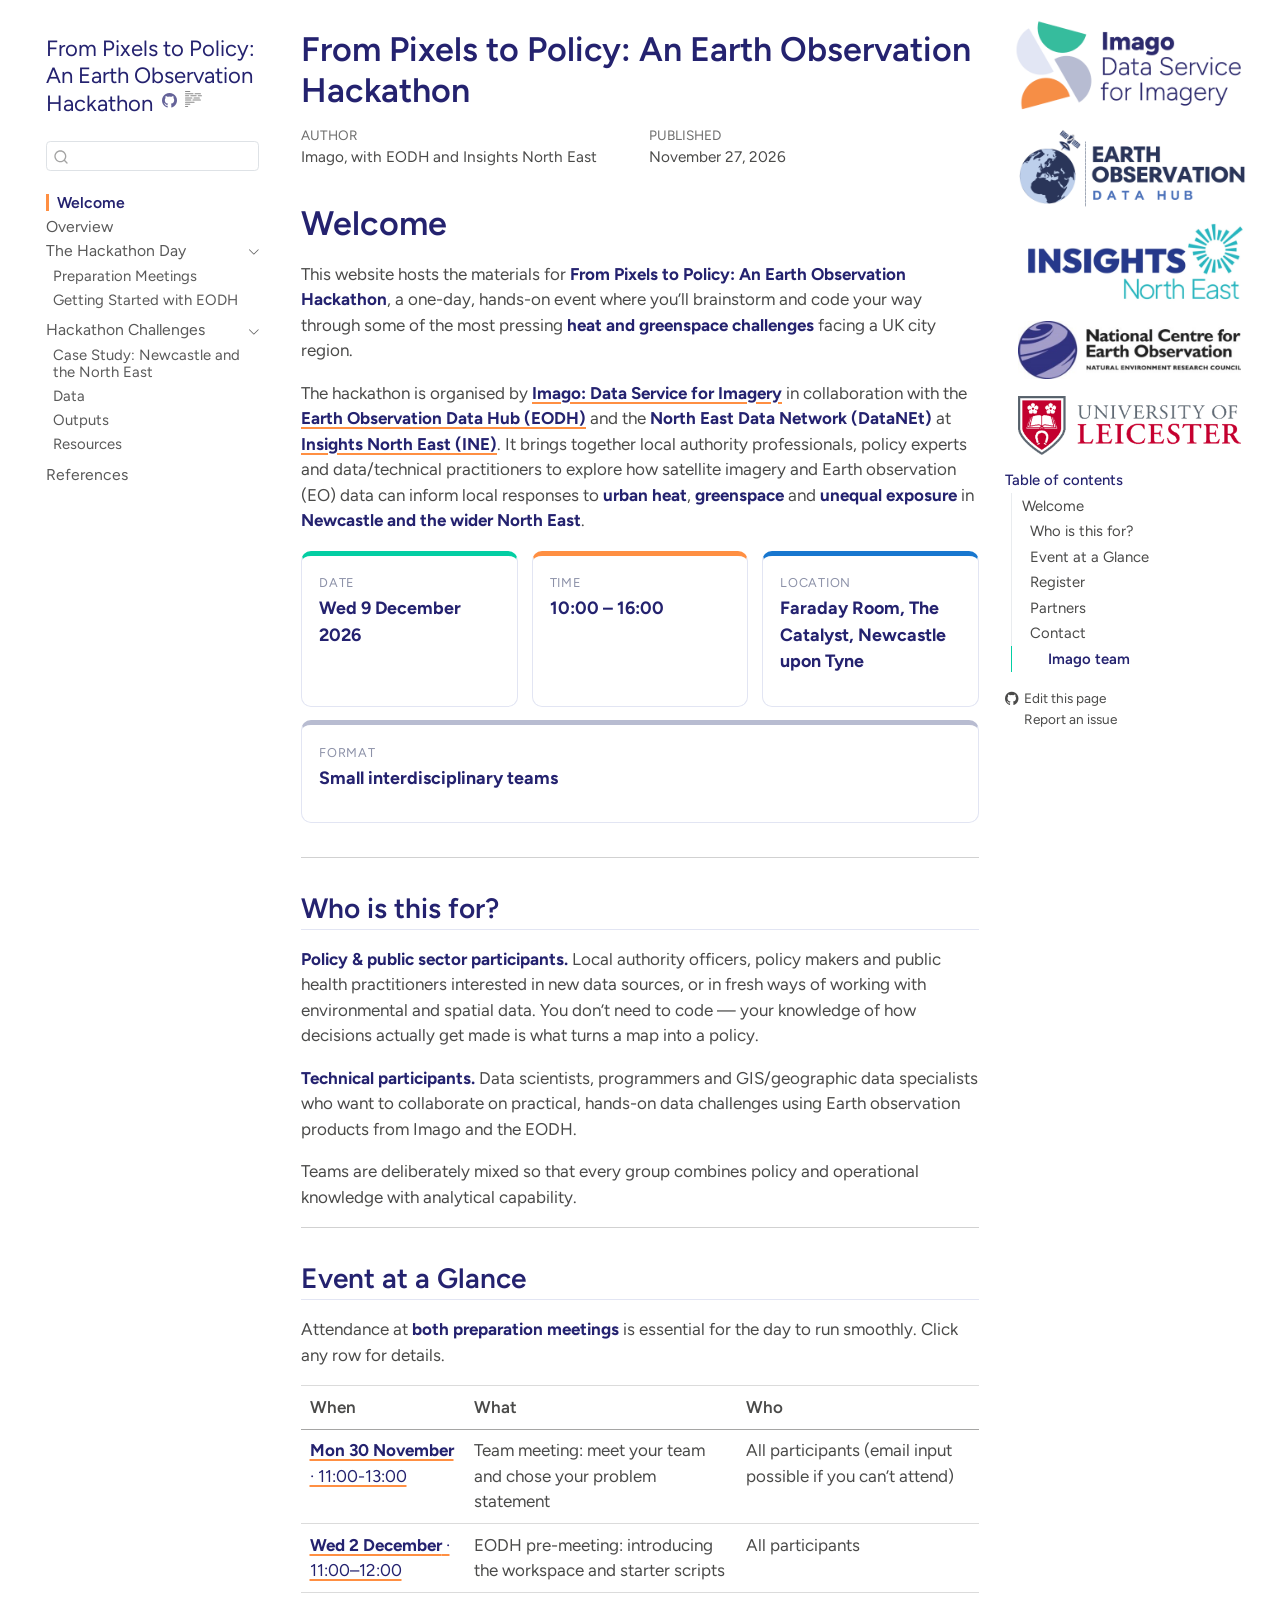
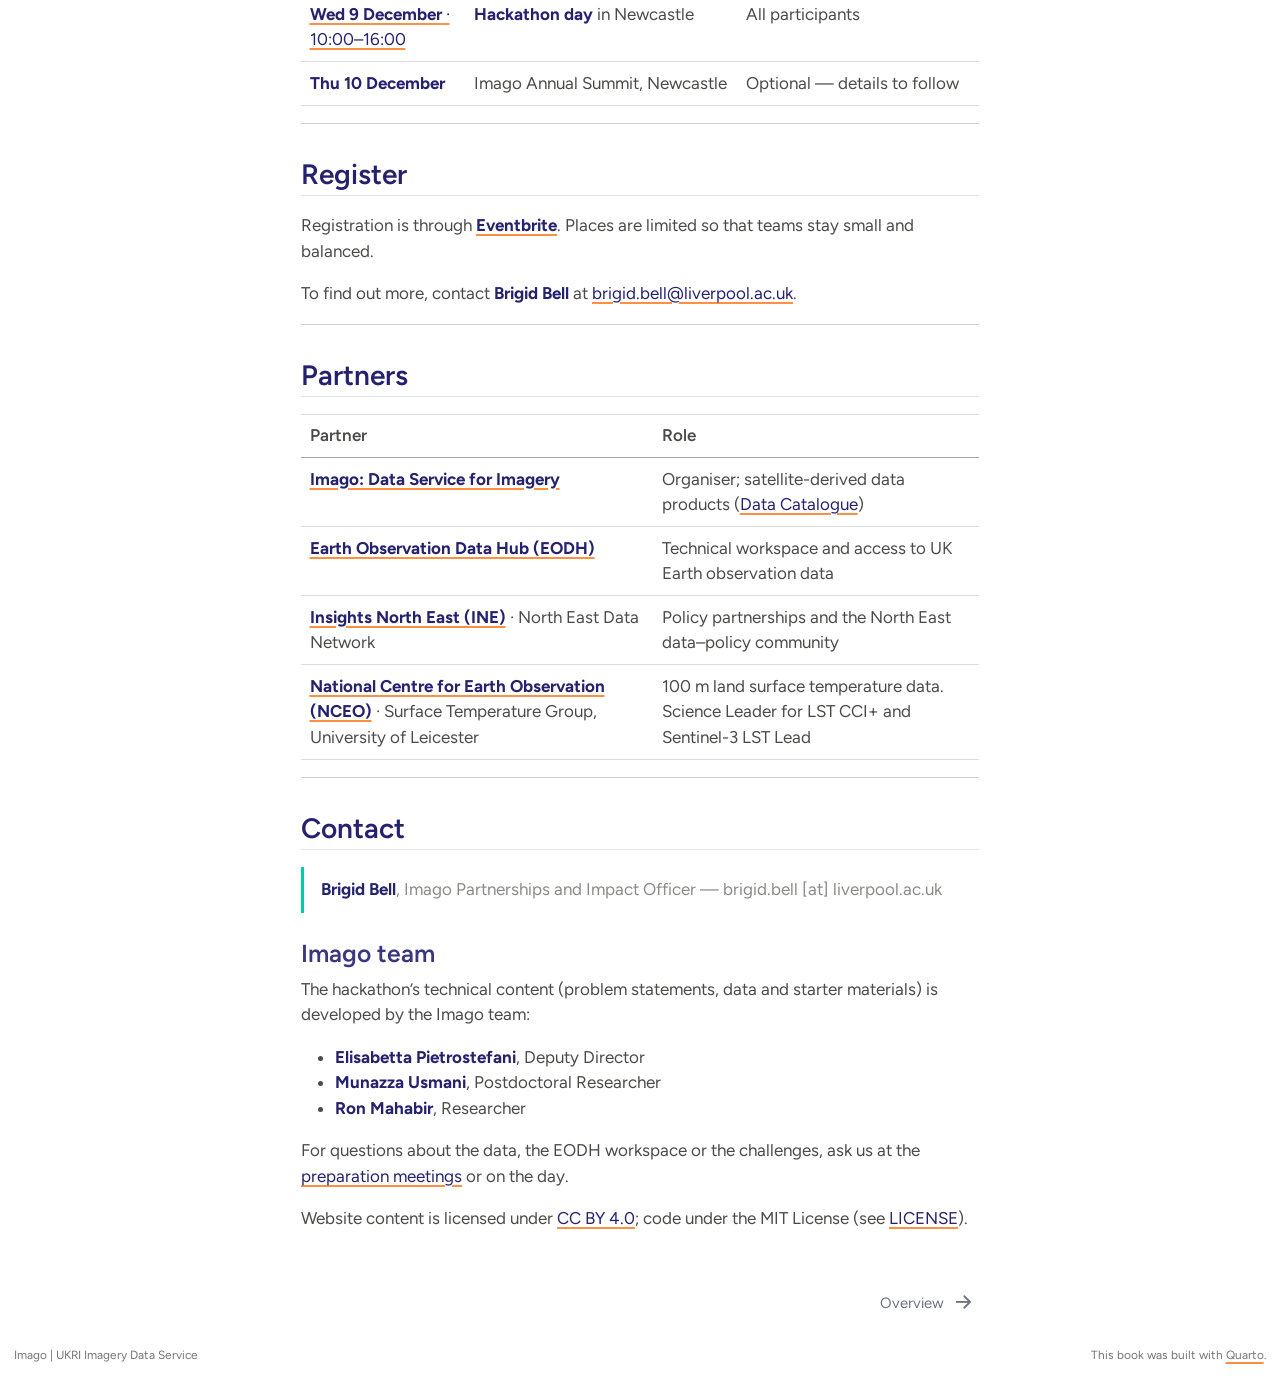
<file: docs/index.html>
<!DOCTYPE html>
<html xmlns="http://www.w3.org/1999/xhtml" lang="en" xml:lang="en"><head>

<meta charset="utf-8">
<meta name="generator" content="quarto-1.9.36">

<meta name="viewport" content="width=device-width, initial-scale=1.0, user-scalable=yes">

<meta name="author" content="Imago, with EODH and Insights North East">
<meta name="dcterms.date" content="2026-11-27">

<title>From Pixels to Policy: An Earth Observation Hackathon</title>
<style>
/* Default styles provided by pandoc.
** See https://pandoc.org/MANUAL.html#variables-for-html for config info.
*/
code{white-space: pre-wrap;}
span.smallcaps{font-variant: small-caps;}
div.columns{display: flex; gap: min(4vw, 1.5em);}
div.column{flex: auto; overflow-x: auto;}
div.hanging-indent{margin-left: 1.5em; text-indent: -1.5em;}
ul.task-list{list-style: none;}
ul.task-list li input[type="checkbox"] {
  width: 0.8em;
  margin: 0 0.8em 0.2em -1em; /* quarto-specific, see https://github.com/quarto-dev/quarto-cli/issues/4556 */ 
  vertical-align: middle;
}
</style>


<script src="site_libs/quarto-nav/quarto-nav.js"></script>
<script src="site_libs/quarto-nav/headroom.min.js"></script>
<script src="site_libs/clipboard/clipboard.min.js"></script>
<script src="site_libs/quarto-search/autocomplete.umd.js"></script>
<script src="site_libs/quarto-search/fuse.min.js"></script>
<script src="site_libs/quarto-search/quarto-search.js"></script>
<meta name="quarto:offset" content="./">
<link href="./overview.html" rel="next">
<link href="./assets/Imago-logo.png" rel="icon" type="image/png">
<script src="site_libs/quarto-html/quarto.js" type="module"></script>
<script src="site_libs/quarto-html/tabsets/tabsets.js" type="module"></script>
<script src="site_libs/quarto-html/popper.min.js"></script>
<script src="site_libs/quarto-html/tippy.umd.min.js"></script>
<script src="site_libs/quarto-html/anchor.min.js"></script>
<link href="site_libs/quarto-html/tippy.css" rel="stylesheet">
<link href="site_libs/quarto-html/quarto-syntax-highlighting-845c23b38eaddc0f92fda52bfe77a8c8.css" rel="stylesheet" id="quarto-text-highlighting-styles">
<script src="site_libs/bootstrap/bootstrap.min.js"></script>
<link href="site_libs/bootstrap/bootstrap-icons.css" rel="stylesheet">
<link href="site_libs/bootstrap/bootstrap-cfa430b7423e8e76c37ea45e2c2bcd61.min.css" rel="stylesheet" append-hash="true" id="quarto-bootstrap" data-mode="light">
<script id="quarto-search-options" type="application/json">{
  "location": "sidebar",
  "copy-button": false,
  "collapse-after": 3,
  "panel-placement": "start",
  "type": "textbox",
  "limit": 50,
  "keyboard-shortcut": [
    "f",
    "/",
    "s"
  ],
  "show-item-context": false,
  "language": {
    "search-no-results-text": "No results",
    "search-matching-documents-text": "matching documents",
    "search-copy-link-title": "Copy link to search",
    "search-hide-matches-text": "Hide additional matches",
    "search-more-match-text": "more match in this document",
    "search-more-matches-text": "more matches in this document",
    "search-clear-button-title": "Clear",
    "search-text-placeholder": "",
    "search-detached-cancel-button-title": "Cancel",
    "search-submit-button-title": "Submit",
    "search-label": "Search"
  }
}</script>


</head>

<body class="nav-sidebar floating quarto-light">

<div id="quarto-search-results"></div>
  <header id="quarto-header" class="headroom fixed-top">
  <nav class="quarto-secondary-nav">
    <div class="container-fluid d-flex">
      <button type="button" class="quarto-btn-toggle btn" data-bs-toggle="collapse" role="button" data-bs-target=".quarto-sidebar-collapse-item" aria-controls="quarto-sidebar" aria-expanded="false" aria-label="Toggle sidebar navigation" onclick="if (window.quartoToggleHeadroom) { window.quartoToggleHeadroom(); }">
        <i class="bi bi-layout-text-sidebar-reverse"></i>
      </button>
        <nav class="quarto-page-breadcrumbs" aria-label="breadcrumb"><ol class="breadcrumb"><li class="breadcrumb-item"><a href="./index.html">Welcome</a></li></ol></nav>
        <a class="flex-grow-1" role="navigation" data-bs-toggle="collapse" data-bs-target=".quarto-sidebar-collapse-item" aria-controls="quarto-sidebar" aria-expanded="false" aria-label="Toggle sidebar navigation" onclick="if (window.quartoToggleHeadroom) { window.quartoToggleHeadroom(); }">      
        </a>
      <button type="button" class="btn quarto-search-button" aria-label="Search" onclick="window.quartoOpenSearch();">
        <i class="bi bi-search"></i>
      </button>
    </div>
  </nav>
</header>
<!-- content -->
<div id="quarto-content" class="quarto-container page-columns page-rows-contents page-layout-article">
<!-- sidebar -->
  <nav id="quarto-sidebar" class="sidebar collapse collapse-horizontal quarto-sidebar-collapse-item sidebar-navigation floating overflow-auto">
    <div class="pt-lg-2 mt-2 text-left sidebar-header">
    <div class="sidebar-title mb-0 py-0">
      <a href="./">From Pixels to Policy: An Earth Observation Hackathon</a> 
        <div class="sidebar-tools-main">
    <a href="https://github.com/Imago-SDRUK/Imago-EODH-Hack-2026" title="Source Code" class="quarto-navigation-tool px-1" aria-label="Source Code"><i class="bi bi-github"></i></a>
  <a href="" class="quarto-reader-toggle quarto-navigation-tool px-1" onclick="window.quartoToggleReader(); return false;" title="Toggle reader mode">
  <div class="quarto-reader-toggle-btn">
  <i class="bi"></i>
  </div>
</a>
</div>
    </div>
      </div>
        <div class="mt-2 flex-shrink-0 align-items-center">
        <div class="sidebar-search">
        <div id="quarto-search" class="" title="Search"></div>
        </div>
        </div>
    <div class="sidebar-menu-container"> 
    <ul class="list-unstyled mt-1">
        <li class="sidebar-item">
  <div class="sidebar-item-container"> 
  <a href="./index.html" class="sidebar-item-text sidebar-link active">
 <span class="menu-text">Welcome</span></a>
  </div>
</li>
        <li class="sidebar-item">
  <div class="sidebar-item-container"> 
  <a href="./overview.html" class="sidebar-item-text sidebar-link">
 <span class="menu-text">Overview</span></a>
  </div>
</li>
        <li class="sidebar-item sidebar-item-section">
      <div class="sidebar-item-container"> 
            <a href="./workshop.html" class="sidebar-item-text sidebar-link">
 <span class="menu-text">The Hackathon Day</span></a>
          <a class="sidebar-item-toggle text-start" data-bs-toggle="collapse" data-bs-target="#quarto-sidebar-section-1" role="navigation" aria-expanded="true" aria-label="Toggle section">
            <i class="bi bi-chevron-right ms-2"></i>
          </a> 
      </div>
      <ul id="quarto-sidebar-section-1" class="collapse list-unstyled sidebar-section depth1 show">  
          <li class="sidebar-item">
  <div class="sidebar-item-container"> 
  <a href="./preparation.html" class="sidebar-item-text sidebar-link">
 <span class="menu-text">Preparation Meetings</span></a>
  </div>
</li>
          <li class="sidebar-item">
  <div class="sidebar-item-container"> 
  <a href="./eodh-start.html" class="sidebar-item-text sidebar-link">
 <span class="menu-text">Getting Started with EODH</span></a>
  </div>
</li>
      </ul>
  </li>
        <li class="sidebar-item sidebar-item-section">
      <div class="sidebar-item-container"> 
            <a href="./probstatement.html" class="sidebar-item-text sidebar-link">
 <span class="menu-text">Hackathon Challenges</span></a>
          <a class="sidebar-item-toggle text-start" data-bs-toggle="collapse" data-bs-target="#quarto-sidebar-section-2" role="navigation" aria-expanded="true" aria-label="Toggle section">
            <i class="bi bi-chevron-right ms-2"></i>
          </a> 
      </div>
      <ul id="quarto-sidebar-section-2" class="collapse list-unstyled sidebar-section depth1 show">  
          <li class="sidebar-item">
  <div class="sidebar-item-container"> 
  <a href="./casestudy.html" class="sidebar-item-text sidebar-link">
 <span class="menu-text">Case Study: Newcastle and the North East</span></a>
  </div>
</li>
          <li class="sidebar-item">
  <div class="sidebar-item-container"> 
  <a href="./datasets.html" class="sidebar-item-text sidebar-link">
 <span class="menu-text">Data</span></a>
  </div>
</li>
          <li class="sidebar-item">
  <div class="sidebar-item-container"> 
  <a href="./output.html" class="sidebar-item-text sidebar-link">
 <span class="menu-text">Outputs</span></a>
  </div>
</li>
          <li class="sidebar-item">
  <div class="sidebar-item-container"> 
  <a href="./resources.html" class="sidebar-item-text sidebar-link">
 <span class="menu-text">Resources</span></a>
  </div>
</li>
      </ul>
  </li>
        <li class="sidebar-item">
  <div class="sidebar-item-container"> 
  <a href="./references.html" class="sidebar-item-text sidebar-link">
 <span class="menu-text">References</span></a>
  </div>
</li>
    </ul>
    </div>
</nav>
<div id="quarto-sidebar-glass" class="quarto-sidebar-collapse-item" data-bs-toggle="collapse" data-bs-target=".quarto-sidebar-collapse-item"></div>
<!-- margin-sidebar -->
    <div id="quarto-margin-sidebar" class="sidebar margin-sidebar"><div class="quarto-margin-header"><div class="margin-header-item">
<p><img src="./assets/all_logos.png" class="img-fluid" alt="Imago, Earth Observation Data Hub and Insights North East logos"></p>
<p><img src="./assets/logos/NCEO_logo.jpg" class="partner-logo img-fluid" alt="National Centre for Earth Observation logo"></p>
<p><img src="./assets/logos/UoL_logo.png" class="partner-logo img-fluid" alt="University of Leicester logo"></p>
</div></div>
        <nav id="TOC" role="doc-toc" class="toc-active">
    <h2 id="toc-title">Table of contents</h2>
   
  <ul>
  <li><a href="#welcome" id="toc-welcome" class="nav-link active" data-scroll-target="#welcome">Welcome</a>
  <ul class="collapse">
  <li><a href="#who-is-this-for" id="toc-who-is-this-for" class="nav-link" data-scroll-target="#who-is-this-for">Who is this for?</a></li>
  <li><a href="#event-at-a-glance" id="toc-event-at-a-glance" class="nav-link" data-scroll-target="#event-at-a-glance">Event at a Glance</a></li>
  <li><a href="#register" id="toc-register" class="nav-link" data-scroll-target="#register">Register</a></li>
  <li><a href="#partners" id="toc-partners" class="nav-link" data-scroll-target="#partners">Partners</a></li>
  <li><a href="#contact" id="toc-contact" class="nav-link" data-scroll-target="#contact">Contact</a>
  <ul class="collapse">
  <li><a href="#imago-team" id="toc-imago-team" class="nav-link" data-scroll-target="#imago-team">Imago team</a></li>
  </ul></li>
  </ul></li>
  </ul>
<div class="toc-actions"><ul><li><a href="https://github.com/Imago-SDRUK/Imago-EODH-Hack-2026/edit/main/index.qmd" class="toc-action"><i class="bi bi-github"></i>Edit this page</a></li><li><a href="https://github.com/Imago-SDRUK/Imago-EODH-Hack-2026/issues/new" class="toc-action"><i class="bi empty"></i>Report an issue</a></li></ul></div></nav>
    </div>
<!-- main -->
<main class="content" id="quarto-document-content">

<header id="title-block-header" class="quarto-title-block default">
<div class="quarto-title">
<h1 class="title">From Pixels to Policy: An Earth Observation Hackathon</h1>
</div>



<div class="quarto-title-meta">

    <div>
    <div class="quarto-title-meta-heading">Author</div>
    <div class="quarto-title-meta-contents">
             <p>Imago, with EODH and Insights North East </p>
          </div>
  </div>
    
    <div>
    <div class="quarto-title-meta-heading">Published</div>
    <div class="quarto-title-meta-contents">
      <p class="date">November 27, 2026</p>
    </div>
  </div>
  
    
  </div>
  


</header>


<section id="welcome" class="level1 unnumbered">
<h1 class="unnumbered">Welcome</h1>
<p>This website hosts the materials for <strong>From Pixels to Policy: An Earth Observation Hackathon</strong>, a one-day, hands-on event where you’ll brainstorm and code your way through some of the most pressing <strong>heat and greenspace challenges</strong> facing a UK city region.</p>
<p>The hackathon is organised by <a href="https://imago.ac.uk/"><strong>Imago: Data Service for Imagery</strong></a> in collaboration with the <a href="https://eodatahub.org.uk/"><strong>Earth Observation Data Hub (EODH)</strong></a> and the <strong>North East Data Network (DataNEt)</strong> at <a href="https://insightsnortheast.co.uk/"><strong>Insights North East (INE)</strong></a>. It brings together local authority professionals, policy experts and data/technical practitioners to explore how satellite imagery and Earth observation (EO) data can inform local responses to <strong>urban heat</strong>, <strong>greenspace</strong> and <strong>unequal exposure</strong> in <strong>Newcastle and the wider North East</strong>.</p>
<div class="p2p-facts">
<div class="p2p-fact">
<p><span class="p2p-fact-label">Date</span><br>
<span class="p2p-fact-value">Wed 9 December 2026</span></p>
</div>
<div class="p2p-fact">
<p><span class="p2p-fact-label">Time</span><br>
<span class="p2p-fact-value">10:00 – 16:00</span></p>
</div>
<div class="p2p-fact">
<p><span class="p2p-fact-label">Location</span><br>
<span class="p2p-fact-value">Faraday Room, The Catalyst, Newcastle upon Tyne</span></p>
</div>
<div class="p2p-fact">
<p><span class="p2p-fact-label">Format</span><br>
<span class="p2p-fact-value">Small interdisciplinary teams</span></p>
</div>
</div>
<hr>
<section id="who-is-this-for" class="level2 unnumbered">
<h2 class="unnumbered anchored" data-anchor-id="who-is-this-for">Who is this for?</h2>
<p><strong>Policy &amp; public sector participants.</strong> Local authority officers, policy makers and public health practitioners interested in new data sources, or in fresh ways of working with environmental and spatial data. You don’t need to code — your knowledge of how decisions actually get made is what turns a map into a policy.</p>
<p><strong>Technical participants.</strong> Data scientists, programmers and GIS/geographic data specialists who want to collaborate on practical, hands-on data challenges using Earth observation products from Imago and the EODH.</p>
<p>Teams are deliberately mixed so that every group combines policy and operational knowledge with analytical capability.</p>
<hr>
</section>
<section id="event-at-a-glance" class="level2 unnumbered">
<h2 class="unnumbered anchored" data-anchor-id="event-at-a-glance">Event at a Glance</h2>
<p>Attendance at <strong>both preparation meetings</strong> is essential for the day to run smoothly. Click any row for details.</p>
<table class="caption-top table">
<thead>
<tr class="header">
<th>When</th>
<th>What</th>
<th>Who</th>
</tr>
</thead>
<tbody>
<tr class="odd">
<td><a href="./preparation.html"><strong>Mon 30 November</strong> · 11:00-13:00</a></td>
<td>Team meeting: meet your team and chose your problem statement</td>
<td>All participants (email input possible if you can’t attend)</td>
</tr>
<tr class="even">
<td><a href="./eodh-start.html"><strong>Wed 2 December</strong> · 11:00–12:00</a></td>
<td>EODH pre-meeting: introducing the workspace and starter scripts</td>
<td>All participants</td>
</tr>
<tr class="odd">
<td><a href="./workshop.html"><strong>Wed 9 December</strong> · 10:00–16:00</a></td>
<td><strong>Hackathon day</strong> in Newcastle</td>
<td>All participants</td>
</tr>
<tr class="even">
<td><strong>Thu 10 December</strong></td>
<td>Imago Annual Summit, Newcastle</td>
<td>Optional — details to follow</td>
</tr>
</tbody>
</table>
<hr>
</section>
<section id="register" class="level2 unnumbered">
<h2 class="unnumbered anchored" data-anchor-id="register">Register</h2>
<p>Registration is through <a href="https://www.eventbrite.com/e/from-pixels-to-policy-an-earth-observation-hackathon-tickets-2003542936858"><strong>Eventbrite</strong></a>. Places are limited so that teams stay small and balanced.</p>
<p>To find out more, contact <strong>Brigid Bell</strong> at <a href="mailto:brigid.bell@liverpool.ac.uk">brigid.bell@liverpool.ac.uk</a>.</p>
<hr>
</section>
<section id="partners" class="level2 unnumbered">
<h2 class="unnumbered anchored" data-anchor-id="partners">Partners</h2>
<table class="caption-top table">
<thead>
<tr class="header">
<th>Partner</th>
<th>Role</th>
</tr>
</thead>
<tbody>
<tr class="odd">
<td><a href="https://imago.ac.uk/"><strong>Imago: Data Service for Imagery</strong></a></td>
<td>Organiser; satellite-derived data products (<a href="https://data.imago.ac.uk/">Data Catalogue</a>)</td>
</tr>
<tr class="even">
<td><a href="https://eodatahub.org.uk/"><strong>Earth Observation Data Hub (EODH)</strong></a></td>
<td>Technical workspace and access to UK Earth observation data</td>
</tr>
<tr class="odd">
<td><a href="https://insightsnortheast.co.uk/"><strong>Insights North East (INE)</strong></a> · North East Data Network</td>
<td>Policy partnerships and the North East data–policy community</td>
</tr>
<tr class="even">
<td><a href="https://www.nceo.ac.uk/"><strong>National Centre for Earth Observation (NCEO)</strong></a> · Surface Temperature Group, University of Leicester</td>
<td>100 m land surface temperature data. Science Leader for LST CCI+ and Sentinel-3 LST Lead</td>
</tr>
</tbody>
</table>
<!-- TODO: add EODH and INE logos to img/ and a logo strip here -->
<hr>
</section>
<section id="contact" class="level2 unnumbered">
<h2 class="unnumbered anchored" data-anchor-id="contact">Contact</h2>
<blockquote class="blockquote">
<p><strong>Brigid Bell</strong>, Imago Partnerships and Impact Officer — brigid.bell [at] liverpool.ac.uk</p>
</blockquote>
<section id="imago-team" class="level3 unnumbered">
<h3 class="unnumbered anchored" data-anchor-id="imago-team">Imago team</h3>
<p>The hackathon’s technical content (problem statements, data and starter materials) is developed by the Imago team:</p>
<ul>
<li><strong>Elisabetta Pietrostefani</strong>, Deputy Director</li>
<li><strong>Munazza Usmani</strong>, Postdoctoral Researcher</li>
<li><strong>Ron Mahabir</strong>, Researcher</li>
</ul>
<p>For questions about the data, the EODH workspace or the challenges, ask us at the <a href="./preparation.html">preparation meetings</a> or on the day.</p>
<!-- TODO: add Behzad, EODH and INE contacts -->
<p>Website content is licensed under <a href="https://creativecommons.org/licenses/by/4.0/">CC BY 4.0</a>; code under the MIT License (see <a href="https://github.com/Imago-SDRUK/Imago-EODH-Hack-2026/blob/main/LICENSE">LICENSE</a>).</p>


</section>
</section>
</section>

</main> <!-- /main -->
<script id="quarto-html-after-body" type="application/javascript">
  window.document.addEventListener("DOMContentLoaded", function (event) {
    const icon = "";
    const anchorJS = new window.AnchorJS();
    anchorJS.options = {
      placement: 'right',
      icon: icon
    };
    anchorJS.add('.anchored');
    const isCodeAnnotation = (el) => {
      for (const clz of el.classList) {
        if (clz.startsWith('code-annotation-')) {                     
          return true;
        }
      }
      return false;
    }
    const onCopySuccess = function(e) {
      // button target
      const button = e.trigger;
      // don't keep focus
      button.blur();
      // flash "checked"
      button.classList.add('code-copy-button-checked');
      var currentTitle = button.getAttribute("title");
      button.setAttribute("title", "Copied!");
      let tooltip;
      if (window.bootstrap) {
        button.setAttribute("data-bs-toggle", "tooltip");
        button.setAttribute("data-bs-placement", "left");
        button.setAttribute("data-bs-title", "Copied!");
        tooltip = new bootstrap.Tooltip(button, 
          { trigger: "manual", 
            customClass: "code-copy-button-tooltip",
            offset: [0, -8]});
        tooltip.show();    
      }
      setTimeout(function() {
        if (tooltip) {
          tooltip.hide();
          button.removeAttribute("data-bs-title");
          button.removeAttribute("data-bs-toggle");
          button.removeAttribute("data-bs-placement");
        }
        button.setAttribute("title", currentTitle);
        button.classList.remove('code-copy-button-checked');
      }, 1000);
      // clear code selection
      e.clearSelection();
    }
    const getTextToCopy = function(trigger) {
      const outerScaffold = trigger.parentElement.cloneNode(true);
      const codeEl = outerScaffold.querySelector('code');
      for (const childEl of codeEl.children) {
        if (isCodeAnnotation(childEl)) {
          childEl.remove();
        }
      }
      return codeEl.innerText;
    }
    const clipboard = new window.ClipboardJS('.code-copy-button:not([data-in-quarto-modal])', {
      text: getTextToCopy
    });
    clipboard.on('success', onCopySuccess);
    if (window.document.getElementById('quarto-embedded-source-code-modal')) {
      const clipboardModal = new window.ClipboardJS('.code-copy-button[data-in-quarto-modal]', {
        text: getTextToCopy,
        container: window.document.getElementById('quarto-embedded-source-code-modal')
      });
      clipboardModal.on('success', onCopySuccess);
    }
      var localhostRegex = new RegExp(/^(?:http|https):\/\/localhost\:?[0-9]*\//);
      var mailtoRegex = new RegExp(/^mailto:/);
        var filterRegex = new RegExp("https:\/\/imago-sdruk\.github\.io\/Imago-EODH-Hack-2026");
      var isInternal = (href) => {
          return filterRegex.test(href) || localhostRegex.test(href) || mailtoRegex.test(href);
      }
      // Inspect non-navigation links and adorn them if external
     var links = window.document.querySelectorAll('a[href]:not(.nav-link):not(.navbar-brand):not(.toc-action):not(.sidebar-link):not(.sidebar-item-toggle):not(.pagination-link):not(.no-external):not([aria-hidden]):not(.dropdown-item):not(.quarto-navigation-tool):not(.about-link)');
      for (var i=0; i<links.length; i++) {
        const link = links[i];
        if (!isInternal(link.href)) {
          // undo the damage that might have been done by quarto-nav.js in the case of
          // links that we want to consider external
          if (link.dataset.originalHref !== undefined) {
            link.href = link.dataset.originalHref;
          }
        }
      }
    function tippyHover(el, contentFn, onTriggerFn, onUntriggerFn) {
      const config = {
        allowHTML: true,
        maxWidth: 500,
        delay: 100,
        arrow: false,
        appendTo: function(el) {
            return el.parentElement;
        },
        interactive: true,
        interactiveBorder: 10,
        theme: 'quarto',
        placement: 'bottom-start',
      };
      if (contentFn) {
        config.content = contentFn;
      }
      if (onTriggerFn) {
        config.onTrigger = onTriggerFn;
      }
      if (onUntriggerFn) {
        config.onUntrigger = onUntriggerFn;
      }
      window.tippy(el, config); 
    }
    const noterefs = window.document.querySelectorAll('a[role="doc-noteref"]');
    for (var i=0; i<noterefs.length; i++) {
      const ref = noterefs[i];
      tippyHover(ref, function() {
        // use id or data attribute instead here
        let href = ref.getAttribute('data-footnote-href') || ref.getAttribute('href');
        try { href = new URL(href).hash; } catch {}
        const id = href.replace(/^#\/?/, "");
        const note = window.document.getElementById(id);
        if (note) {
          return note.innerHTML;
        } else {
          return "";
        }
      });
    }
    const xrefs = window.document.querySelectorAll('a.quarto-xref');
    const processXRef = (id, note) => {
      // Strip column container classes
      const stripColumnClz = (el) => {
        el.classList.remove("page-full", "page-columns");
        if (el.children) {
          for (const child of el.children) {
            stripColumnClz(child);
          }
        }
      }
      stripColumnClz(note)
      if (id === null || id.startsWith('sec-')) {
        // Special case sections, only their first couple elements
        const container = document.createElement("div");
        if (note.children && note.children.length > 2) {
          container.appendChild(note.children[0].cloneNode(true));
          for (let i = 1; i < note.children.length; i++) {
            const child = note.children[i];
            if (child.tagName === "P" && child.innerText === "") {
              continue;
            } else {
              container.appendChild(child.cloneNode(true));
              break;
            }
          }
          if (window.Quarto?.typesetMath) {
            window.Quarto.typesetMath(container);
          }
          return container.innerHTML
        } else {
          if (window.Quarto?.typesetMath) {
            window.Quarto.typesetMath(note);
          }
          return note.innerHTML;
        }
      } else {
        // Remove any anchor links if they are present
        const anchorLink = note.querySelector('a.anchorjs-link');
        if (anchorLink) {
          anchorLink.remove();
        }
        if (window.Quarto?.typesetMath) {
          window.Quarto.typesetMath(note);
        }
        if (note.classList.contains("callout")) {
          return note.outerHTML;
        } else {
          return note.innerHTML;
        }
      }
    }
    for (var i=0; i<xrefs.length; i++) {
      const xref = xrefs[i];
      tippyHover(xref, undefined, function(instance) {
        instance.disable();
        let url = xref.getAttribute('href');
        let hash = undefined; 
        if (url.startsWith('#')) {
          hash = url;
        } else {
          try { hash = new URL(url).hash; } catch {}
        }
        if (hash) {
          const id = hash.replace(/^#\/?/, "");
          const note = window.document.getElementById(id);
          if (note !== null) {
            try {
              const html = processXRef(id, note.cloneNode(true));
              instance.setContent(html);
            } finally {
              instance.enable();
              instance.show();
            }
          } else {
            // See if we can fetch this
            fetch(url.split('#')[0])
            .then(res => res.text())
            .then(html => {
              const parser = new DOMParser();
              const htmlDoc = parser.parseFromString(html, "text/html");
              const note = htmlDoc.getElementById(id);
              if (note !== null) {
                const html = processXRef(id, note);
                instance.setContent(html);
              } 
            }).finally(() => {
              instance.enable();
              instance.show();
            });
          }
        } else {
          // See if we can fetch a full url (with no hash to target)
          // This is a special case and we should probably do some content thinning / targeting
          fetch(url)
          .then(res => res.text())
          .then(html => {
            const parser = new DOMParser();
            const htmlDoc = parser.parseFromString(html, "text/html");
            const note = htmlDoc.querySelector('main.content');
            if (note !== null) {
              // This should only happen for chapter cross references
              // (since there is no id in the URL)
              // remove the first header
              if (note.children.length > 0 && note.children[0].tagName === "HEADER") {
                note.children[0].remove();
              }
              const html = processXRef(null, note);
              instance.setContent(html);
            } 
          }).finally(() => {
            instance.enable();
            instance.show();
          });
        }
      }, function(instance) {
      });
    }
        let selectedAnnoteEl;
        const selectorForAnnotation = ( cell, annotation) => {
          let cellAttr = 'data-code-cell="' + cell + '"';
          let lineAttr = 'data-code-annotation="' +  annotation + '"';
          const selector = 'span[' + cellAttr + '][' + lineAttr + ']';
          return selector;
        }
        const selectCodeLines = (annoteEl) => {
          const doc = window.document;
          const targetCell = annoteEl.getAttribute("data-target-cell");
          const targetAnnotation = annoteEl.getAttribute("data-target-annotation");
          const annoteSpan = window.document.querySelector(selectorForAnnotation(targetCell, targetAnnotation));
          const lines = annoteSpan.getAttribute("data-code-lines").split(",");
          const lineIds = lines.map((line) => {
            return targetCell + "-" + line;
          })
          let top = null;
          let height = null;
          let parent = null;
          if (lineIds.length > 0) {
              //compute the position of the single el (top and bottom and make a div)
              const el = window.document.getElementById(lineIds[0]);
              top = el.offsetTop;
              height = el.offsetHeight;
              parent = el.parentElement.parentElement;
            if (lineIds.length > 1) {
              const lastEl = window.document.getElementById(lineIds[lineIds.length - 1]);
              const bottom = lastEl.offsetTop + lastEl.offsetHeight;
              height = bottom - top;
            }
            if (top !== null && height !== null && parent !== null) {
              // cook up a div (if necessary) and position it 
              let div = window.document.getElementById("code-annotation-line-highlight");
              if (div === null) {
                div = window.document.createElement("div");
                div.setAttribute("id", "code-annotation-line-highlight");
                div.style.position = 'absolute';
                parent.appendChild(div);
              }
              div.style.top = top - 2 + "px";
              div.style.height = height + 4 + "px";
              div.style.left = 0;
              let gutterDiv = window.document.getElementById("code-annotation-line-highlight-gutter");
              if (gutterDiv === null) {
                gutterDiv = window.document.createElement("div");
                gutterDiv.setAttribute("id", "code-annotation-line-highlight-gutter");
                gutterDiv.style.position = 'absolute';
                const codeCell = window.document.getElementById(targetCell);
                const gutter = codeCell.querySelector('.code-annotation-gutter');
                gutter.appendChild(gutterDiv);
              }
              gutterDiv.style.top = top - 2 + "px";
              gutterDiv.style.height = height + 4 + "px";
            }
            selectedAnnoteEl = annoteEl;
          }
        };
        const unselectCodeLines = () => {
          const elementsIds = ["code-annotation-line-highlight", "code-annotation-line-highlight-gutter"];
          elementsIds.forEach((elId) => {
            const div = window.document.getElementById(elId);
            if (div) {
              div.remove();
            }
          });
          selectedAnnoteEl = undefined;
        };
          // Handle positioning of the toggle
      window.addEventListener(
        "resize",
        throttle(() => {
          elRect = undefined;
          if (selectedAnnoteEl) {
            selectCodeLines(selectedAnnoteEl);
          }
        }, 10)
      );
      function throttle(fn, ms) {
      let throttle = false;
      let timer;
        return (...args) => {
          if(!throttle) { // first call gets through
              fn.apply(this, args);
              throttle = true;
          } else { // all the others get throttled
              if(timer) clearTimeout(timer); // cancel #2
              timer = setTimeout(() => {
                fn.apply(this, args);
                timer = throttle = false;
              }, ms);
          }
        };
      }
        // Attach click handler to the DT
        const annoteDls = window.document.querySelectorAll('dt[data-target-cell]');
        for (const annoteDlNode of annoteDls) {
          annoteDlNode.addEventListener('click', (event) => {
            const clickedEl = event.target;
            if (clickedEl !== selectedAnnoteEl) {
              unselectCodeLines();
              const activeEl = window.document.querySelector('dt[data-target-cell].code-annotation-active');
              if (activeEl) {
                activeEl.classList.remove('code-annotation-active');
              }
              selectCodeLines(clickedEl);
              clickedEl.classList.add('code-annotation-active');
            } else {
              // Unselect the line
              unselectCodeLines();
              clickedEl.classList.remove('code-annotation-active');
            }
          });
        }
    const findCites = (el) => {
      const parentEl = el.parentElement;
      if (parentEl) {
        const cites = parentEl.dataset.cites;
        if (cites) {
          return {
            el,
            cites: cites.split(' ')
          };
        } else {
          return findCites(el.parentElement)
        }
      } else {
        return undefined;
      }
    };
    var bibliorefs = window.document.querySelectorAll('a[role="doc-biblioref"]');
    for (var i=0; i<bibliorefs.length; i++) {
      const ref = bibliorefs[i];
      const citeInfo = findCites(ref);
      if (citeInfo) {
        tippyHover(citeInfo.el, function() {
          var popup = window.document.createElement('div');
          citeInfo.cites.forEach(function(cite) {
            var citeDiv = window.document.createElement('div');
            citeDiv.classList.add('hanging-indent');
            citeDiv.classList.add('csl-entry');
            var biblioDiv = window.document.getElementById('ref-' + cite);
            if (biblioDiv) {
              citeDiv.innerHTML = biblioDiv.innerHTML;
            }
            popup.appendChild(citeDiv);
          });
          return popup.innerHTML;
        });
      }
    }
  });
  </script>
<nav class="page-navigation">
  <div class="nav-page nav-page-previous">
  </div>
  <div class="nav-page nav-page-next">
      <a href="./overview.html" class="pagination-link" aria-label="Overview">
        <span class="nav-page-text">Overview</span> <i class="bi bi-arrow-right-short"></i>
      </a>
  </div>
</nav>
</div> <!-- /content -->
<footer class="footer">
  <div class="nav-footer">
    <div class="nav-footer-left">
<p>Imago | UKRI Imagery Data Service</p>
</div>   
    <div class="nav-footer-center">
      &nbsp;
    <div class="toc-actions d-sm-block d-md-none"><ul><li><a href="https://github.com/Imago-SDRUK/Imago-EODH-Hack-2026/edit/main/index.qmd" class="toc-action"><i class="bi bi-github"></i>Edit this page</a></li><li><a href="https://github.com/Imago-SDRUK/Imago-EODH-Hack-2026/issues/new" class="toc-action"><i class="bi empty"></i>Report an issue</a></li></ul></div></div>
    <div class="nav-footer-right">
<p>This book was built with <a href="https://quarto.org/">Quarto</a>.</p>
</div>
  </div>
</footer>




</body></html>
</file>
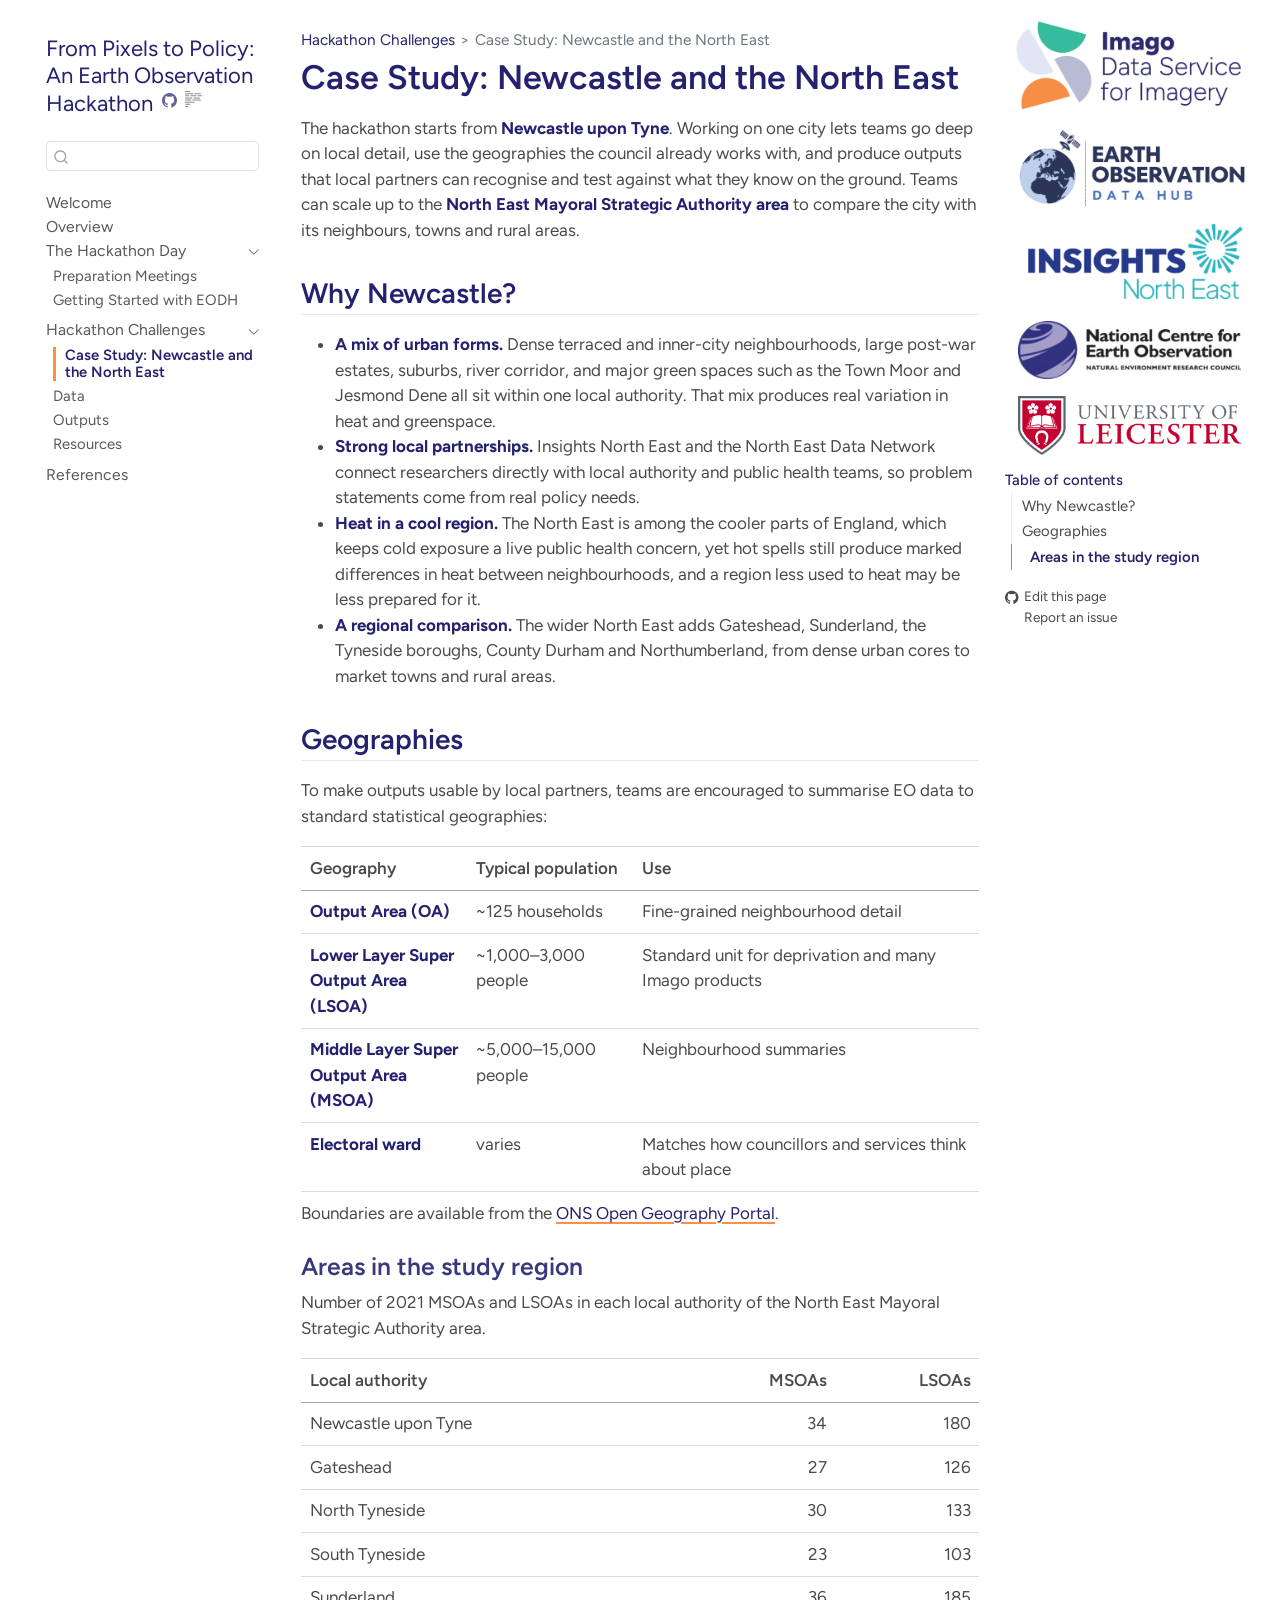
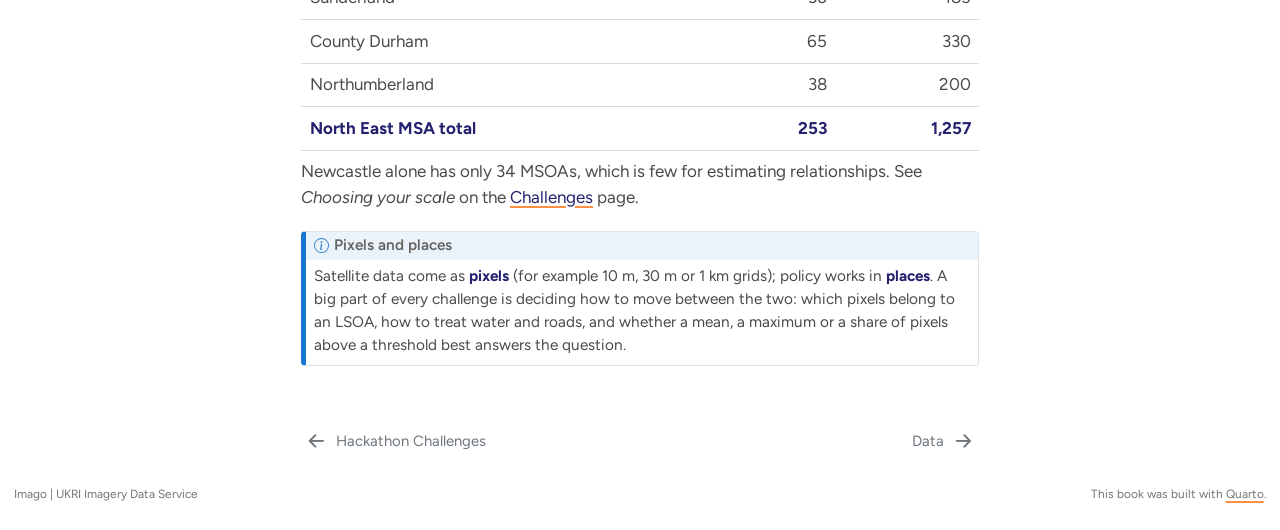
<file: docs/casestudy.html>
<!DOCTYPE html>
<html xmlns="http://www.w3.org/1999/xhtml" lang="en" xml:lang="en"><head>

<meta charset="utf-8">
<meta name="generator" content="quarto-1.9.36">

<meta name="viewport" content="width=device-width, initial-scale=1.0, user-scalable=yes">


<title>Case Study: Newcastle and the North East – From Pixels to Policy: An Earth Observation Hackathon</title>
<style>
/* Default styles provided by pandoc.
** See https://pandoc.org/MANUAL.html#variables-for-html for config info.
*/
code{white-space: pre-wrap;}
span.smallcaps{font-variant: small-caps;}
div.columns{display: flex; gap: min(4vw, 1.5em);}
div.column{flex: auto; overflow-x: auto;}
div.hanging-indent{margin-left: 1.5em; text-indent: -1.5em;}
ul.task-list{list-style: none;}
ul.task-list li input[type="checkbox"] {
  width: 0.8em;
  margin: 0 0.8em 0.2em -1em; /* quarto-specific, see https://github.com/quarto-dev/quarto-cli/issues/4556 */ 
  vertical-align: middle;
}
</style>


<script src="site_libs/quarto-nav/quarto-nav.js"></script>
<script src="site_libs/quarto-nav/headroom.min.js"></script>
<script src="site_libs/clipboard/clipboard.min.js"></script>
<script src="site_libs/quarto-search/autocomplete.umd.js"></script>
<script src="site_libs/quarto-search/fuse.min.js"></script>
<script src="site_libs/quarto-search/quarto-search.js"></script>
<meta name="quarto:offset" content="./">
<link href="./datasets.html" rel="next">
<link href="./probstatement.html" rel="prev">
<link href="./assets/Imago-logo.png" rel="icon" type="image/png">
<script src="site_libs/quarto-html/quarto.js" type="module"></script>
<script src="site_libs/quarto-html/tabsets/tabsets.js" type="module"></script>
<script src="site_libs/quarto-html/popper.min.js"></script>
<script src="site_libs/quarto-html/tippy.umd.min.js"></script>
<script src="site_libs/quarto-html/anchor.min.js"></script>
<link href="site_libs/quarto-html/tippy.css" rel="stylesheet">
<link href="site_libs/quarto-html/quarto-syntax-highlighting-845c23b38eaddc0f92fda52bfe77a8c8.css" rel="stylesheet" id="quarto-text-highlighting-styles">
<script src="site_libs/bootstrap/bootstrap.min.js"></script>
<link href="site_libs/bootstrap/bootstrap-icons.css" rel="stylesheet">
<link href="site_libs/bootstrap/bootstrap-cfa430b7423e8e76c37ea45e2c2bcd61.min.css" rel="stylesheet" append-hash="true" id="quarto-bootstrap" data-mode="light">
<script id="quarto-search-options" type="application/json">{
  "location": "sidebar",
  "copy-button": false,
  "collapse-after": 3,
  "panel-placement": "start",
  "type": "textbox",
  "limit": 50,
  "keyboard-shortcut": [
    "f",
    "/",
    "s"
  ],
  "show-item-context": false,
  "language": {
    "search-no-results-text": "No results",
    "search-matching-documents-text": "matching documents",
    "search-copy-link-title": "Copy link to search",
    "search-hide-matches-text": "Hide additional matches",
    "search-more-match-text": "more match in this document",
    "search-more-matches-text": "more matches in this document",
    "search-clear-button-title": "Clear",
    "search-text-placeholder": "",
    "search-detached-cancel-button-title": "Cancel",
    "search-submit-button-title": "Submit",
    "search-label": "Search"
  }
}</script>


</head>

<body class="nav-sidebar floating quarto-light">

<div id="quarto-search-results"></div>
  <header id="quarto-header" class="headroom fixed-top">
  <nav class="quarto-secondary-nav">
    <div class="container-fluid d-flex">
      <button type="button" class="quarto-btn-toggle btn" data-bs-toggle="collapse" role="button" data-bs-target=".quarto-sidebar-collapse-item" aria-controls="quarto-sidebar" aria-expanded="false" aria-label="Toggle sidebar navigation" onclick="if (window.quartoToggleHeadroom) { window.quartoToggleHeadroom(); }">
        <i class="bi bi-layout-text-sidebar-reverse"></i>
      </button>
        <nav class="quarto-page-breadcrumbs" aria-label="breadcrumb"><ol class="breadcrumb"><li class="breadcrumb-item"><a href="./probstatement.html">Hackathon Challenges</a></li><li class="breadcrumb-item"><a href="./casestudy.html">Case Study: Newcastle and the North East</a></li></ol></nav>
        <a class="flex-grow-1" role="navigation" data-bs-toggle="collapse" data-bs-target=".quarto-sidebar-collapse-item" aria-controls="quarto-sidebar" aria-expanded="false" aria-label="Toggle sidebar navigation" onclick="if (window.quartoToggleHeadroom) { window.quartoToggleHeadroom(); }">      
        </a>
      <button type="button" class="btn quarto-search-button" aria-label="Search" onclick="window.quartoOpenSearch();">
        <i class="bi bi-search"></i>
      </button>
    </div>
  </nav>
</header>
<!-- content -->
<div id="quarto-content" class="quarto-container page-columns page-rows-contents page-layout-article">
<!-- sidebar -->
  <nav id="quarto-sidebar" class="sidebar collapse collapse-horizontal quarto-sidebar-collapse-item sidebar-navigation floating overflow-auto">
    <div class="pt-lg-2 mt-2 text-left sidebar-header">
    <div class="sidebar-title mb-0 py-0">
      <a href="./">From Pixels to Policy: An Earth Observation Hackathon</a> 
        <div class="sidebar-tools-main">
    <a href="https://github.com/Imago-SDRUK/Imago-EODH-Hack-2026" title="Source Code" class="quarto-navigation-tool px-1" aria-label="Source Code"><i class="bi bi-github"></i></a>
  <a href="" class="quarto-reader-toggle quarto-navigation-tool px-1" onclick="window.quartoToggleReader(); return false;" title="Toggle reader mode">
  <div class="quarto-reader-toggle-btn">
  <i class="bi"></i>
  </div>
</a>
</div>
    </div>
      </div>
        <div class="mt-2 flex-shrink-0 align-items-center">
        <div class="sidebar-search">
        <div id="quarto-search" class="" title="Search"></div>
        </div>
        </div>
    <div class="sidebar-menu-container"> 
    <ul class="list-unstyled mt-1">
        <li class="sidebar-item">
  <div class="sidebar-item-container"> 
  <a href="./index.html" class="sidebar-item-text sidebar-link">
 <span class="menu-text">Welcome</span></a>
  </div>
</li>
        <li class="sidebar-item">
  <div class="sidebar-item-container"> 
  <a href="./overview.html" class="sidebar-item-text sidebar-link">
 <span class="menu-text">Overview</span></a>
  </div>
</li>
        <li class="sidebar-item sidebar-item-section">
      <div class="sidebar-item-container"> 
            <a href="./workshop.html" class="sidebar-item-text sidebar-link">
 <span class="menu-text">The Hackathon Day</span></a>
          <a class="sidebar-item-toggle text-start" data-bs-toggle="collapse" data-bs-target="#quarto-sidebar-section-1" role="navigation" aria-expanded="true" aria-label="Toggle section">
            <i class="bi bi-chevron-right ms-2"></i>
          </a> 
      </div>
      <ul id="quarto-sidebar-section-1" class="collapse list-unstyled sidebar-section depth1 show">  
          <li class="sidebar-item">
  <div class="sidebar-item-container"> 
  <a href="./preparation.html" class="sidebar-item-text sidebar-link">
 <span class="menu-text">Preparation Meetings</span></a>
  </div>
</li>
          <li class="sidebar-item">
  <div class="sidebar-item-container"> 
  <a href="./eodh-start.html" class="sidebar-item-text sidebar-link">
 <span class="menu-text">Getting Started with EODH</span></a>
  </div>
</li>
      </ul>
  </li>
        <li class="sidebar-item sidebar-item-section">
      <div class="sidebar-item-container"> 
            <a href="./probstatement.html" class="sidebar-item-text sidebar-link">
 <span class="menu-text">Hackathon Challenges</span></a>
          <a class="sidebar-item-toggle text-start" data-bs-toggle="collapse" data-bs-target="#quarto-sidebar-section-2" role="navigation" aria-expanded="true" aria-label="Toggle section">
            <i class="bi bi-chevron-right ms-2"></i>
          </a> 
      </div>
      <ul id="quarto-sidebar-section-2" class="collapse list-unstyled sidebar-section depth1 show">  
          <li class="sidebar-item">
  <div class="sidebar-item-container"> 
  <a href="./casestudy.html" class="sidebar-item-text sidebar-link active">
 <span class="menu-text">Case Study: Newcastle and the North East</span></a>
  </div>
</li>
          <li class="sidebar-item">
  <div class="sidebar-item-container"> 
  <a href="./datasets.html" class="sidebar-item-text sidebar-link">
 <span class="menu-text">Data</span></a>
  </div>
</li>
          <li class="sidebar-item">
  <div class="sidebar-item-container"> 
  <a href="./output.html" class="sidebar-item-text sidebar-link">
 <span class="menu-text">Outputs</span></a>
  </div>
</li>
          <li class="sidebar-item">
  <div class="sidebar-item-container"> 
  <a href="./resources.html" class="sidebar-item-text sidebar-link">
 <span class="menu-text">Resources</span></a>
  </div>
</li>
      </ul>
  </li>
        <li class="sidebar-item">
  <div class="sidebar-item-container"> 
  <a href="./references.html" class="sidebar-item-text sidebar-link">
 <span class="menu-text">References</span></a>
  </div>
</li>
    </ul>
    </div>
</nav>
<div id="quarto-sidebar-glass" class="quarto-sidebar-collapse-item" data-bs-toggle="collapse" data-bs-target=".quarto-sidebar-collapse-item"></div>
<!-- margin-sidebar -->
    <div id="quarto-margin-sidebar" class="sidebar margin-sidebar"><div class="quarto-margin-header"><div class="margin-header-item">
<p><img src="./assets/all_logos.png" class="img-fluid" alt="Imago, Earth Observation Data Hub and Insights North East logos"></p>
<p><img src="./assets/logos/NCEO_logo.jpg" class="partner-logo img-fluid" alt="National Centre for Earth Observation logo"></p>
<p><img src="./assets/logos/UoL_logo.png" class="partner-logo img-fluid" alt="University of Leicester logo"></p>
</div></div>
        <nav id="TOC" role="doc-toc" class="toc-active">
    <h2 id="toc-title">Table of contents</h2>
   
  <ul>
  <li><a href="#why-newcastle" id="toc-why-newcastle" class="nav-link active" data-scroll-target="#why-newcastle">Why Newcastle?</a></li>
  <li><a href="#geographies" id="toc-geographies" class="nav-link" data-scroll-target="#geographies">Geographies</a>
  <ul class="collapse">
  <li><a href="#areas-in-the-study-region" id="toc-areas-in-the-study-region" class="nav-link" data-scroll-target="#areas-in-the-study-region">Areas in the study region</a></li>
  </ul></li>
  </ul>
<div class="toc-actions"><ul><li><a href="https://github.com/Imago-SDRUK/Imago-EODH-Hack-2026/edit/main/casestudy.qmd" class="toc-action"><i class="bi bi-github"></i>Edit this page</a></li><li><a href="https://github.com/Imago-SDRUK/Imago-EODH-Hack-2026/issues/new" class="toc-action"><i class="bi empty"></i>Report an issue</a></li></ul></div></nav>
    </div>
<!-- main -->
<main class="content" id="quarto-document-content">

<header id="title-block-header" class="quarto-title-block default"><nav class="quarto-page-breadcrumbs quarto-title-breadcrumbs d-none d-lg-block" aria-label="breadcrumb"><ol class="breadcrumb"><li class="breadcrumb-item"><a href="./probstatement.html">Hackathon Challenges</a></li><li class="breadcrumb-item"><a href="./casestudy.html">Case Study: Newcastle and the North East</a></li></ol></nav>
<div class="quarto-title">
<h1 class="title">Case Study: Newcastle and the North East</h1>
</div>



<div class="quarto-title-meta">

    
  
    
  </div>
  


</header>


<p>The hackathon starts from <strong>Newcastle upon Tyne</strong>. Working on one city lets teams go deep on local detail, use the geographies the council already works with, and produce outputs that local partners can recognise and test against what they know on the ground. Teams can scale up to the <strong>North East Mayoral Strategic Authority area</strong> to compare the city with its neighbours, towns and rural areas.</p>
<section id="why-newcastle" class="level2 unnumbered">
<h2 class="unnumbered anchored" data-anchor-id="why-newcastle">Why Newcastle?</h2>
<ul>
<li><strong>A mix of urban forms.</strong> Dense terraced and inner-city neighbourhoods, large post-war estates, suburbs, river corridor, and major green spaces such as the Town Moor and Jesmond Dene all sit within one local authority. That mix produces real variation in heat and greenspace.</li>
<li><strong>Strong local partnerships.</strong> Insights North East and the North East Data Network connect researchers directly with local authority and public health teams, so problem statements come from real policy needs.</li>
<li><strong>Heat in a cool region.</strong> The North East is among the cooler parts of England, which keeps cold exposure a live public health concern, yet hot spells still produce marked differences in heat between neighbourhoods, and a region less used to heat may be less prepared for it.</li>
<li><strong>A regional comparison.</strong> The wider North East adds Gateshead, Sunderland, the Tyneside boroughs, County Durham and Northumberland, from dense urban cores to market towns and rural areas.</li>
</ul>
<!-- TODO: add 2–3 headline facts from local partners (e.g. relevant council strategies, heat–health or tree-planting plans) once confirmed -->
</section>
<section id="geographies" class="level2 unnumbered">
<h2 class="unnumbered anchored" data-anchor-id="geographies">Geographies</h2>
<p>To make outputs usable by local partners, teams are encouraged to summarise EO data to standard statistical geographies:</p>
<table class="caption-top table">
<colgroup>
<col style="width: 24%">
<col style="width: 24%">
<col style="width: 50%">
</colgroup>
<thead>
<tr class="header">
<th>Geography</th>
<th>Typical population</th>
<th>Use</th>
</tr>
</thead>
<tbody>
<tr class="odd">
<td><strong>Output Area (OA)</strong></td>
<td>~125 households</td>
<td>Fine-grained neighbourhood detail</td>
</tr>
<tr class="even">
<td><strong>Lower Layer Super Output Area (LSOA)</strong></td>
<td>~1,000–3,000 people</td>
<td>Standard unit for deprivation and many Imago products</td>
</tr>
<tr class="odd">
<td><strong>Middle Layer Super Output Area (MSOA)</strong></td>
<td>~5,000–15,000 people</td>
<td>Neighbourhood summaries</td>
</tr>
<tr class="even">
<td><strong>Electoral ward</strong></td>
<td>varies</td>
<td>Matches how councillors and services think about place</td>
</tr>
</tbody>
</table>
<p>Boundaries are available from the <a href="https://geoportal.statistics.gov.uk/">ONS Open Geography Portal</a>.</p>
<section id="areas-in-the-study-region" class="level3 unnumbered">
<h3 class="unnumbered anchored" data-anchor-id="areas-in-the-study-region">Areas in the study region</h3>
<p>Number of 2021 MSOAs and LSOAs in each local authority of the North East Mayoral Strategic Authority area.</p>
<table class="caption-top table">
<thead>
<tr class="header">
<th>Local authority</th>
<th style="text-align: right;">MSOAs</th>
<th style="text-align: right;">LSOAs</th>
</tr>
</thead>
<tbody>
<tr class="odd">
<td>Newcastle upon Tyne</td>
<td style="text-align: right;">34</td>
<td style="text-align: right;">180</td>
</tr>
<tr class="even">
<td>Gateshead</td>
<td style="text-align: right;">27</td>
<td style="text-align: right;">126</td>
</tr>
<tr class="odd">
<td>North Tyneside</td>
<td style="text-align: right;">30</td>
<td style="text-align: right;">133</td>
</tr>
<tr class="even">
<td>South Tyneside</td>
<td style="text-align: right;">23</td>
<td style="text-align: right;">103</td>
</tr>
<tr class="odd">
<td>Sunderland</td>
<td style="text-align: right;">36</td>
<td style="text-align: right;">185</td>
</tr>
<tr class="even">
<td>County Durham</td>
<td style="text-align: right;">65</td>
<td style="text-align: right;">330</td>
</tr>
<tr class="odd">
<td>Northumberland</td>
<td style="text-align: right;">38</td>
<td style="text-align: right;">200</td>
</tr>
<tr class="even">
<td><strong>North East MSA total</strong></td>
<td style="text-align: right;"><strong>253</strong></td>
<td style="text-align: right;"><strong>1,257</strong></td>
</tr>
</tbody>
</table>
<p>Newcastle alone has only 34 MSOAs, which is few for estimating relationships. See <em>Choosing your scale</em> on the <a href="./probstatement.html">Challenges</a> page.</p>
<div class="callout callout-style-default callout-note callout-titled" title="Pixels and places">
<div class="callout-header d-flex align-content-center">
<div class="callout-icon-container">
<i class="callout-icon"></i>
</div>
<div class="callout-title-container flex-fill">
<span class="screen-reader-only">Note</span>Pixels and places
</div>
</div>
<div class="callout-body-container callout-body">
<p>Satellite data come as <strong>pixels</strong> (for example 10 m, 30 m or 1 km grids); policy works in <strong>places</strong>. A big part of every challenge is deciding how to move between the two: which pixels belong to an LSOA, how to treat water and roads, and whether a mean, a maximum or a share of pixels above a threshold best answers the question.</p>
</div>
</div>


</section>
</section>

</main> <!-- /main -->
<script id="quarto-html-after-body" type="application/javascript">
  window.document.addEventListener("DOMContentLoaded", function (event) {
    const icon = "";
    const anchorJS = new window.AnchorJS();
    anchorJS.options = {
      placement: 'right',
      icon: icon
    };
    anchorJS.add('.anchored');
    const isCodeAnnotation = (el) => {
      for (const clz of el.classList) {
        if (clz.startsWith('code-annotation-')) {                     
          return true;
        }
      }
      return false;
    }
    const onCopySuccess = function(e) {
      // button target
      const button = e.trigger;
      // don't keep focus
      button.blur();
      // flash "checked"
      button.classList.add('code-copy-button-checked');
      var currentTitle = button.getAttribute("title");
      button.setAttribute("title", "Copied!");
      let tooltip;
      if (window.bootstrap) {
        button.setAttribute("data-bs-toggle", "tooltip");
        button.setAttribute("data-bs-placement", "left");
        button.setAttribute("data-bs-title", "Copied!");
        tooltip = new bootstrap.Tooltip(button, 
          { trigger: "manual", 
            customClass: "code-copy-button-tooltip",
            offset: [0, -8]});
        tooltip.show();    
      }
      setTimeout(function() {
        if (tooltip) {
          tooltip.hide();
          button.removeAttribute("data-bs-title");
          button.removeAttribute("data-bs-toggle");
          button.removeAttribute("data-bs-placement");
        }
        button.setAttribute("title", currentTitle);
        button.classList.remove('code-copy-button-checked');
      }, 1000);
      // clear code selection
      e.clearSelection();
    }
    const getTextToCopy = function(trigger) {
      const outerScaffold = trigger.parentElement.cloneNode(true);
      const codeEl = outerScaffold.querySelector('code');
      for (const childEl of codeEl.children) {
        if (isCodeAnnotation(childEl)) {
          childEl.remove();
        }
      }
      return codeEl.innerText;
    }
    const clipboard = new window.ClipboardJS('.code-copy-button:not([data-in-quarto-modal])', {
      text: getTextToCopy
    });
    clipboard.on('success', onCopySuccess);
    if (window.document.getElementById('quarto-embedded-source-code-modal')) {
      const clipboardModal = new window.ClipboardJS('.code-copy-button[data-in-quarto-modal]', {
        text: getTextToCopy,
        container: window.document.getElementById('quarto-embedded-source-code-modal')
      });
      clipboardModal.on('success', onCopySuccess);
    }
      var localhostRegex = new RegExp(/^(?:http|https):\/\/localhost\:?[0-9]*\//);
      var mailtoRegex = new RegExp(/^mailto:/);
        var filterRegex = new RegExp("https:\/\/imago-sdruk\.github\.io\/Imago-EODH-Hack-2026");
      var isInternal = (href) => {
          return filterRegex.test(href) || localhostRegex.test(href) || mailtoRegex.test(href);
      }
      // Inspect non-navigation links and adorn them if external
     var links = window.document.querySelectorAll('a[href]:not(.nav-link):not(.navbar-brand):not(.toc-action):not(.sidebar-link):not(.sidebar-item-toggle):not(.pagination-link):not(.no-external):not([aria-hidden]):not(.dropdown-item):not(.quarto-navigation-tool):not(.about-link)');
      for (var i=0; i<links.length; i++) {
        const link = links[i];
        if (!isInternal(link.href)) {
          // undo the damage that might have been done by quarto-nav.js in the case of
          // links that we want to consider external
          if (link.dataset.originalHref !== undefined) {
            link.href = link.dataset.originalHref;
          }
        }
      }
    function tippyHover(el, contentFn, onTriggerFn, onUntriggerFn) {
      const config = {
        allowHTML: true,
        maxWidth: 500,
        delay: 100,
        arrow: false,
        appendTo: function(el) {
            return el.parentElement;
        },
        interactive: true,
        interactiveBorder: 10,
        theme: 'quarto',
        placement: 'bottom-start',
      };
      if (contentFn) {
        config.content = contentFn;
      }
      if (onTriggerFn) {
        config.onTrigger = onTriggerFn;
      }
      if (onUntriggerFn) {
        config.onUntrigger = onUntriggerFn;
      }
      window.tippy(el, config); 
    }
    const noterefs = window.document.querySelectorAll('a[role="doc-noteref"]');
    for (var i=0; i<noterefs.length; i++) {
      const ref = noterefs[i];
      tippyHover(ref, function() {
        // use id or data attribute instead here
        let href = ref.getAttribute('data-footnote-href') || ref.getAttribute('href');
        try { href = new URL(href).hash; } catch {}
        const id = href.replace(/^#\/?/, "");
        const note = window.document.getElementById(id);
        if (note) {
          return note.innerHTML;
        } else {
          return "";
        }
      });
    }
    const xrefs = window.document.querySelectorAll('a.quarto-xref');
    const processXRef = (id, note) => {
      // Strip column container classes
      const stripColumnClz = (el) => {
        el.classList.remove("page-full", "page-columns");
        if (el.children) {
          for (const child of el.children) {
            stripColumnClz(child);
          }
        }
      }
      stripColumnClz(note)
      if (id === null || id.startsWith('sec-')) {
        // Special case sections, only their first couple elements
        const container = document.createElement("div");
        if (note.children && note.children.length > 2) {
          container.appendChild(note.children[0].cloneNode(true));
          for (let i = 1; i < note.children.length; i++) {
            const child = note.children[i];
            if (child.tagName === "P" && child.innerText === "") {
              continue;
            } else {
              container.appendChild(child.cloneNode(true));
              break;
            }
          }
          if (window.Quarto?.typesetMath) {
            window.Quarto.typesetMath(container);
          }
          return container.innerHTML
        } else {
          if (window.Quarto?.typesetMath) {
            window.Quarto.typesetMath(note);
          }
          return note.innerHTML;
        }
      } else {
        // Remove any anchor links if they are present
        const anchorLink = note.querySelector('a.anchorjs-link');
        if (anchorLink) {
          anchorLink.remove();
        }
        if (window.Quarto?.typesetMath) {
          window.Quarto.typesetMath(note);
        }
        if (note.classList.contains("callout")) {
          return note.outerHTML;
        } else {
          return note.innerHTML;
        }
      }
    }
    for (var i=0; i<xrefs.length; i++) {
      const xref = xrefs[i];
      tippyHover(xref, undefined, function(instance) {
        instance.disable();
        let url = xref.getAttribute('href');
        let hash = undefined; 
        if (url.startsWith('#')) {
          hash = url;
        } else {
          try { hash = new URL(url).hash; } catch {}
        }
        if (hash) {
          const id = hash.replace(/^#\/?/, "");
          const note = window.document.getElementById(id);
          if (note !== null) {
            try {
              const html = processXRef(id, note.cloneNode(true));
              instance.setContent(html);
            } finally {
              instance.enable();
              instance.show();
            }
          } else {
            // See if we can fetch this
            fetch(url.split('#')[0])
            .then(res => res.text())
            .then(html => {
              const parser = new DOMParser();
              const htmlDoc = parser.parseFromString(html, "text/html");
              const note = htmlDoc.getElementById(id);
              if (note !== null) {
                const html = processXRef(id, note);
                instance.setContent(html);
              } 
            }).finally(() => {
              instance.enable();
              instance.show();
            });
          }
        } else {
          // See if we can fetch a full url (with no hash to target)
          // This is a special case and we should probably do some content thinning / targeting
          fetch(url)
          .then(res => res.text())
          .then(html => {
            const parser = new DOMParser();
            const htmlDoc = parser.parseFromString(html, "text/html");
            const note = htmlDoc.querySelector('main.content');
            if (note !== null) {
              // This should only happen for chapter cross references
              // (since there is no id in the URL)
              // remove the first header
              if (note.children.length > 0 && note.children[0].tagName === "HEADER") {
                note.children[0].remove();
              }
              const html = processXRef(null, note);
              instance.setContent(html);
            } 
          }).finally(() => {
            instance.enable();
            instance.show();
          });
        }
      }, function(instance) {
      });
    }
        let selectedAnnoteEl;
        const selectorForAnnotation = ( cell, annotation) => {
          let cellAttr = 'data-code-cell="' + cell + '"';
          let lineAttr = 'data-code-annotation="' +  annotation + '"';
          const selector = 'span[' + cellAttr + '][' + lineAttr + ']';
          return selector;
        }
        const selectCodeLines = (annoteEl) => {
          const doc = window.document;
          const targetCell = annoteEl.getAttribute("data-target-cell");
          const targetAnnotation = annoteEl.getAttribute("data-target-annotation");
          const annoteSpan = window.document.querySelector(selectorForAnnotation(targetCell, targetAnnotation));
          const lines = annoteSpan.getAttribute("data-code-lines").split(",");
          const lineIds = lines.map((line) => {
            return targetCell + "-" + line;
          })
          let top = null;
          let height = null;
          let parent = null;
          if (lineIds.length > 0) {
              //compute the position of the single el (top and bottom and make a div)
              const el = window.document.getElementById(lineIds[0]);
              top = el.offsetTop;
              height = el.offsetHeight;
              parent = el.parentElement.parentElement;
            if (lineIds.length > 1) {
              const lastEl = window.document.getElementById(lineIds[lineIds.length - 1]);
              const bottom = lastEl.offsetTop + lastEl.offsetHeight;
              height = bottom - top;
            }
            if (top !== null && height !== null && parent !== null) {
              // cook up a div (if necessary) and position it 
              let div = window.document.getElementById("code-annotation-line-highlight");
              if (div === null) {
                div = window.document.createElement("div");
                div.setAttribute("id", "code-annotation-line-highlight");
                div.style.position = 'absolute';
                parent.appendChild(div);
              }
              div.style.top = top - 2 + "px";
              div.style.height = height + 4 + "px";
              div.style.left = 0;
              let gutterDiv = window.document.getElementById("code-annotation-line-highlight-gutter");
              if (gutterDiv === null) {
                gutterDiv = window.document.createElement("div");
                gutterDiv.setAttribute("id", "code-annotation-line-highlight-gutter");
                gutterDiv.style.position = 'absolute';
                const codeCell = window.document.getElementById(targetCell);
                const gutter = codeCell.querySelector('.code-annotation-gutter');
                gutter.appendChild(gutterDiv);
              }
              gutterDiv.style.top = top - 2 + "px";
              gutterDiv.style.height = height + 4 + "px";
            }
            selectedAnnoteEl = annoteEl;
          }
        };
        const unselectCodeLines = () => {
          const elementsIds = ["code-annotation-line-highlight", "code-annotation-line-highlight-gutter"];
          elementsIds.forEach((elId) => {
            const div = window.document.getElementById(elId);
            if (div) {
              div.remove();
            }
          });
          selectedAnnoteEl = undefined;
        };
          // Handle positioning of the toggle
      window.addEventListener(
        "resize",
        throttle(() => {
          elRect = undefined;
          if (selectedAnnoteEl) {
            selectCodeLines(selectedAnnoteEl);
          }
        }, 10)
      );
      function throttle(fn, ms) {
      let throttle = false;
      let timer;
        return (...args) => {
          if(!throttle) { // first call gets through
              fn.apply(this, args);
              throttle = true;
          } else { // all the others get throttled
              if(timer) clearTimeout(timer); // cancel #2
              timer = setTimeout(() => {
                fn.apply(this, args);
                timer = throttle = false;
              }, ms);
          }
        };
      }
        // Attach click handler to the DT
        const annoteDls = window.document.querySelectorAll('dt[data-target-cell]');
        for (const annoteDlNode of annoteDls) {
          annoteDlNode.addEventListener('click', (event) => {
            const clickedEl = event.target;
            if (clickedEl !== selectedAnnoteEl) {
              unselectCodeLines();
              const activeEl = window.document.querySelector('dt[data-target-cell].code-annotation-active');
              if (activeEl) {
                activeEl.classList.remove('code-annotation-active');
              }
              selectCodeLines(clickedEl);
              clickedEl.classList.add('code-annotation-active');
            } else {
              // Unselect the line
              unselectCodeLines();
              clickedEl.classList.remove('code-annotation-active');
            }
          });
        }
    const findCites = (el) => {
      const parentEl = el.parentElement;
      if (parentEl) {
        const cites = parentEl.dataset.cites;
        if (cites) {
          return {
            el,
            cites: cites.split(' ')
          };
        } else {
          return findCites(el.parentElement)
        }
      } else {
        return undefined;
      }
    };
    var bibliorefs = window.document.querySelectorAll('a[role="doc-biblioref"]');
    for (var i=0; i<bibliorefs.length; i++) {
      const ref = bibliorefs[i];
      const citeInfo = findCites(ref);
      if (citeInfo) {
        tippyHover(citeInfo.el, function() {
          var popup = window.document.createElement('div');
          citeInfo.cites.forEach(function(cite) {
            var citeDiv = window.document.createElement('div');
            citeDiv.classList.add('hanging-indent');
            citeDiv.classList.add('csl-entry');
            var biblioDiv = window.document.getElementById('ref-' + cite);
            if (biblioDiv) {
              citeDiv.innerHTML = biblioDiv.innerHTML;
            }
            popup.appendChild(citeDiv);
          });
          return popup.innerHTML;
        });
      }
    }
  });
  </script>
<nav class="page-navigation">
  <div class="nav-page nav-page-previous">
      <a href="./probstatement.html" class="pagination-link" aria-label="Hackathon Challenges">
        <i class="bi bi-arrow-left-short"></i> <span class="nav-page-text">Hackathon Challenges</span>
      </a>          
  </div>
  <div class="nav-page nav-page-next">
      <a href="./datasets.html" class="pagination-link" aria-label="Data">
        <span class="nav-page-text">Data</span> <i class="bi bi-arrow-right-short"></i>
      </a>
  </div>
</nav>
</div> <!-- /content -->
<footer class="footer">
  <div class="nav-footer">
    <div class="nav-footer-left">
<p>Imago | UKRI Imagery Data Service</p>
</div>   
    <div class="nav-footer-center">
      &nbsp;
    <div class="toc-actions d-sm-block d-md-none"><ul><li><a href="https://github.com/Imago-SDRUK/Imago-EODH-Hack-2026/edit/main/casestudy.qmd" class="toc-action"><i class="bi bi-github"></i>Edit this page</a></li><li><a href="https://github.com/Imago-SDRUK/Imago-EODH-Hack-2026/issues/new" class="toc-action"><i class="bi empty"></i>Report an issue</a></li></ul></div></div>
    <div class="nav-footer-right">
<p>This book was built with <a href="https://quarto.org/">Quarto</a>.</p>
</div>
  </div>
</footer>




</body></html>
</file>
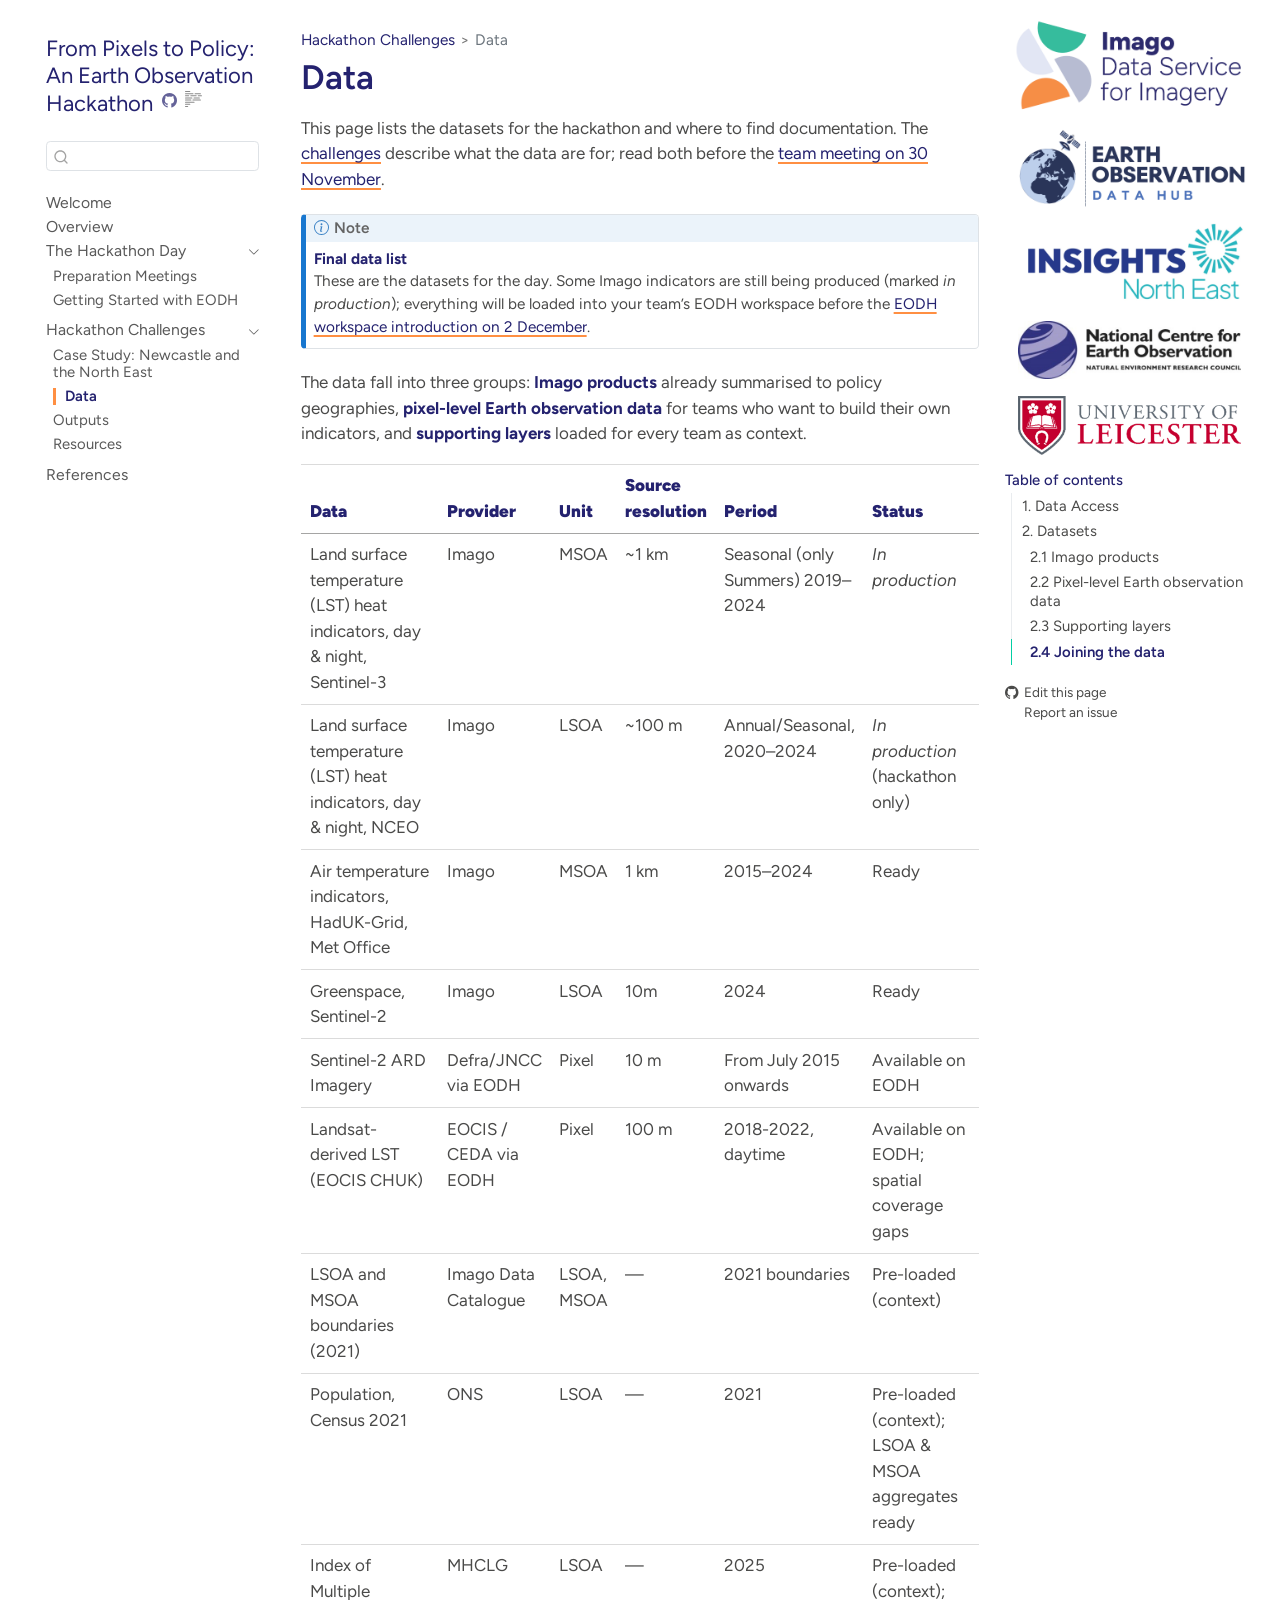
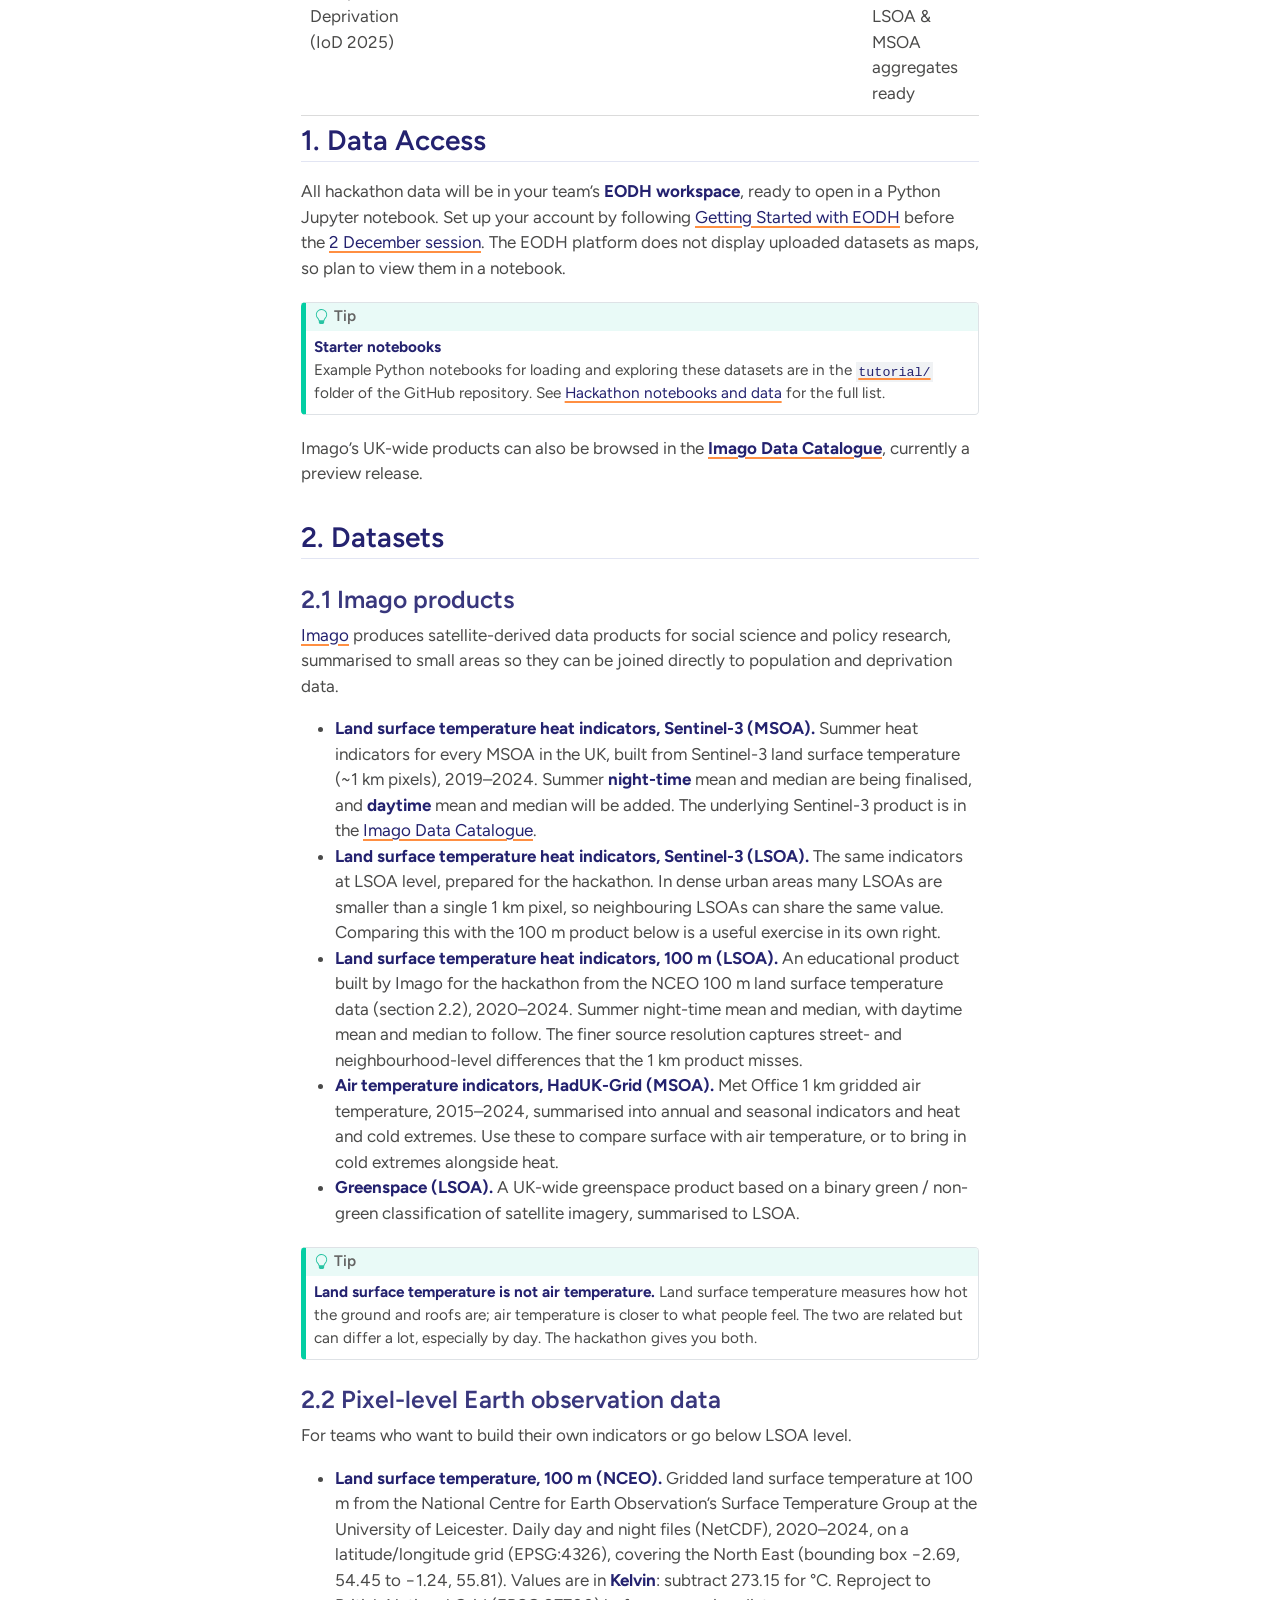
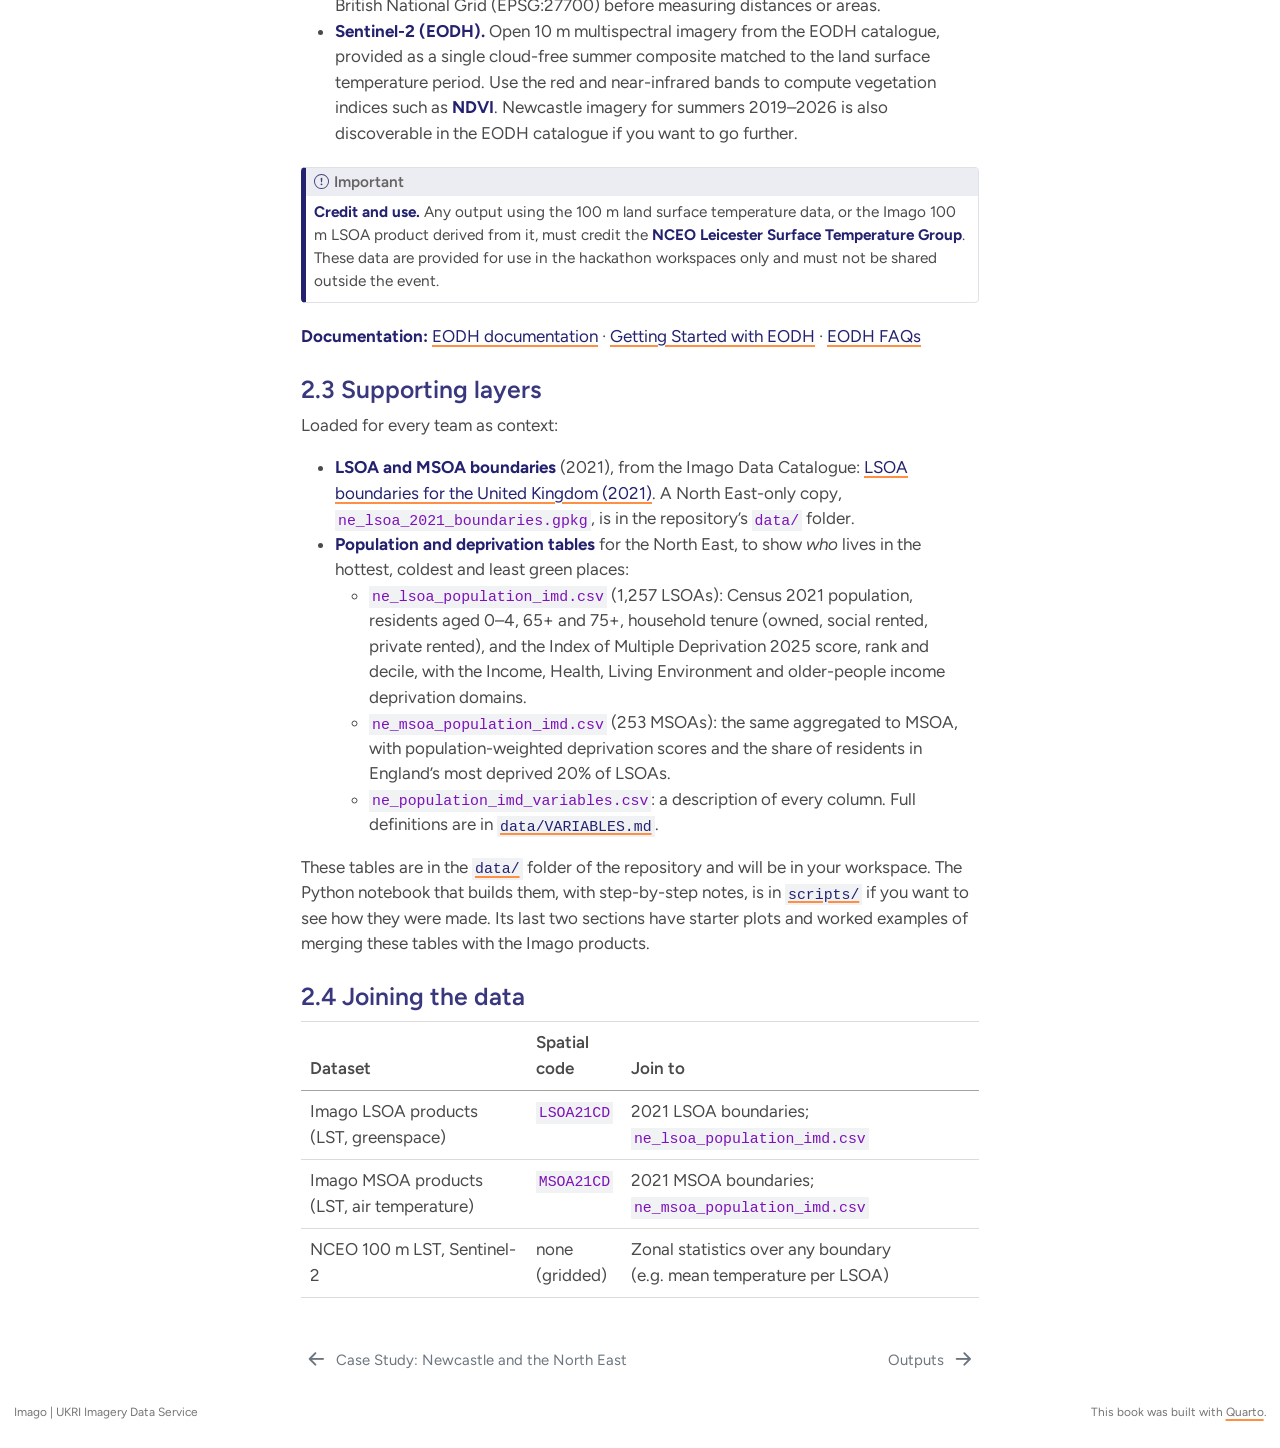
<file: docs/datasets.html>
<!DOCTYPE html>
<html xmlns="http://www.w3.org/1999/xhtml" lang="en" xml:lang="en"><head>

<meta charset="utf-8">
<meta name="generator" content="quarto-1.9.36">

<meta name="viewport" content="width=device-width, initial-scale=1.0, user-scalable=yes">


<title>Data – From Pixels to Policy: An Earth Observation Hackathon</title>
<style>
/* Default styles provided by pandoc.
** See https://pandoc.org/MANUAL.html#variables-for-html for config info.
*/
code{white-space: pre-wrap;}
span.smallcaps{font-variant: small-caps;}
div.columns{display: flex; gap: min(4vw, 1.5em);}
div.column{flex: auto; overflow-x: auto;}
div.hanging-indent{margin-left: 1.5em; text-indent: -1.5em;}
ul.task-list{list-style: none;}
ul.task-list li input[type="checkbox"] {
  width: 0.8em;
  margin: 0 0.8em 0.2em -1em; /* quarto-specific, see https://github.com/quarto-dev/quarto-cli/issues/4556 */ 
  vertical-align: middle;
}
</style>


<script src="site_libs/quarto-nav/quarto-nav.js"></script>
<script src="site_libs/quarto-nav/headroom.min.js"></script>
<script src="site_libs/clipboard/clipboard.min.js"></script>
<script src="site_libs/quarto-search/autocomplete.umd.js"></script>
<script src="site_libs/quarto-search/fuse.min.js"></script>
<script src="site_libs/quarto-search/quarto-search.js"></script>
<meta name="quarto:offset" content="./">
<link href="./output.html" rel="next">
<link href="./casestudy.html" rel="prev">
<link href="./assets/Imago-logo.png" rel="icon" type="image/png">
<script src="site_libs/quarto-html/quarto.js" type="module"></script>
<script src="site_libs/quarto-html/tabsets/tabsets.js" type="module"></script>
<script src="site_libs/quarto-html/popper.min.js"></script>
<script src="site_libs/quarto-html/tippy.umd.min.js"></script>
<script src="site_libs/quarto-html/anchor.min.js"></script>
<link href="site_libs/quarto-html/tippy.css" rel="stylesheet">
<link href="site_libs/quarto-html/quarto-syntax-highlighting-845c23b38eaddc0f92fda52bfe77a8c8.css" rel="stylesheet" id="quarto-text-highlighting-styles">
<script src="site_libs/bootstrap/bootstrap.min.js"></script>
<link href="site_libs/bootstrap/bootstrap-icons.css" rel="stylesheet">
<link href="site_libs/bootstrap/bootstrap-cfa430b7423e8e76c37ea45e2c2bcd61.min.css" rel="stylesheet" append-hash="true" id="quarto-bootstrap" data-mode="light">
<script id="quarto-search-options" type="application/json">{
  "location": "sidebar",
  "copy-button": false,
  "collapse-after": 3,
  "panel-placement": "start",
  "type": "textbox",
  "limit": 50,
  "keyboard-shortcut": [
    "f",
    "/",
    "s"
  ],
  "show-item-context": false,
  "language": {
    "search-no-results-text": "No results",
    "search-matching-documents-text": "matching documents",
    "search-copy-link-title": "Copy link to search",
    "search-hide-matches-text": "Hide additional matches",
    "search-more-match-text": "more match in this document",
    "search-more-matches-text": "more matches in this document",
    "search-clear-button-title": "Clear",
    "search-text-placeholder": "",
    "search-detached-cancel-button-title": "Cancel",
    "search-submit-button-title": "Submit",
    "search-label": "Search"
  }
}</script>


</head>

<body class="nav-sidebar floating quarto-light">

<div id="quarto-search-results"></div>
  <header id="quarto-header" class="headroom fixed-top">
  <nav class="quarto-secondary-nav">
    <div class="container-fluid d-flex">
      <button type="button" class="quarto-btn-toggle btn" data-bs-toggle="collapse" role="button" data-bs-target=".quarto-sidebar-collapse-item" aria-controls="quarto-sidebar" aria-expanded="false" aria-label="Toggle sidebar navigation" onclick="if (window.quartoToggleHeadroom) { window.quartoToggleHeadroom(); }">
        <i class="bi bi-layout-text-sidebar-reverse"></i>
      </button>
        <nav class="quarto-page-breadcrumbs" aria-label="breadcrumb"><ol class="breadcrumb"><li class="breadcrumb-item"><a href="./probstatement.html">Hackathon Challenges</a></li><li class="breadcrumb-item"><a href="./datasets.html">Data</a></li></ol></nav>
        <a class="flex-grow-1" role="navigation" data-bs-toggle="collapse" data-bs-target=".quarto-sidebar-collapse-item" aria-controls="quarto-sidebar" aria-expanded="false" aria-label="Toggle sidebar navigation" onclick="if (window.quartoToggleHeadroom) { window.quartoToggleHeadroom(); }">      
        </a>
      <button type="button" class="btn quarto-search-button" aria-label="Search" onclick="window.quartoOpenSearch();">
        <i class="bi bi-search"></i>
      </button>
    </div>
  </nav>
</header>
<!-- content -->
<div id="quarto-content" class="quarto-container page-columns page-rows-contents page-layout-article">
<!-- sidebar -->
  <nav id="quarto-sidebar" class="sidebar collapse collapse-horizontal quarto-sidebar-collapse-item sidebar-navigation floating overflow-auto">
    <div class="pt-lg-2 mt-2 text-left sidebar-header">
    <div class="sidebar-title mb-0 py-0">
      <a href="./">From Pixels to Policy: An Earth Observation Hackathon</a> 
        <div class="sidebar-tools-main">
    <a href="https://github.com/Imago-SDRUK/Imago-EODH-Hack-2026" title="Source Code" class="quarto-navigation-tool px-1" aria-label="Source Code"><i class="bi bi-github"></i></a>
  <a href="" class="quarto-reader-toggle quarto-navigation-tool px-1" onclick="window.quartoToggleReader(); return false;" title="Toggle reader mode">
  <div class="quarto-reader-toggle-btn">
  <i class="bi"></i>
  </div>
</a>
</div>
    </div>
      </div>
        <div class="mt-2 flex-shrink-0 align-items-center">
        <div class="sidebar-search">
        <div id="quarto-search" class="" title="Search"></div>
        </div>
        </div>
    <div class="sidebar-menu-container"> 
    <ul class="list-unstyled mt-1">
        <li class="sidebar-item">
  <div class="sidebar-item-container"> 
  <a href="./index.html" class="sidebar-item-text sidebar-link">
 <span class="menu-text">Welcome</span></a>
  </div>
</li>
        <li class="sidebar-item">
  <div class="sidebar-item-container"> 
  <a href="./overview.html" class="sidebar-item-text sidebar-link">
 <span class="menu-text">Overview</span></a>
  </div>
</li>
        <li class="sidebar-item sidebar-item-section">
      <div class="sidebar-item-container"> 
            <a href="./workshop.html" class="sidebar-item-text sidebar-link">
 <span class="menu-text">The Hackathon Day</span></a>
          <a class="sidebar-item-toggle text-start" data-bs-toggle="collapse" data-bs-target="#quarto-sidebar-section-1" role="navigation" aria-expanded="true" aria-label="Toggle section">
            <i class="bi bi-chevron-right ms-2"></i>
          </a> 
      </div>
      <ul id="quarto-sidebar-section-1" class="collapse list-unstyled sidebar-section depth1 show">  
          <li class="sidebar-item">
  <div class="sidebar-item-container"> 
  <a href="./preparation.html" class="sidebar-item-text sidebar-link">
 <span class="menu-text">Preparation Meetings</span></a>
  </div>
</li>
          <li class="sidebar-item">
  <div class="sidebar-item-container"> 
  <a href="./eodh-start.html" class="sidebar-item-text sidebar-link">
 <span class="menu-text">Getting Started with EODH</span></a>
  </div>
</li>
      </ul>
  </li>
        <li class="sidebar-item sidebar-item-section">
      <div class="sidebar-item-container"> 
            <a href="./probstatement.html" class="sidebar-item-text sidebar-link">
 <span class="menu-text">Hackathon Challenges</span></a>
          <a class="sidebar-item-toggle text-start" data-bs-toggle="collapse" data-bs-target="#quarto-sidebar-section-2" role="navigation" aria-expanded="true" aria-label="Toggle section">
            <i class="bi bi-chevron-right ms-2"></i>
          </a> 
      </div>
      <ul id="quarto-sidebar-section-2" class="collapse list-unstyled sidebar-section depth1 show">  
          <li class="sidebar-item">
  <div class="sidebar-item-container"> 
  <a href="./casestudy.html" class="sidebar-item-text sidebar-link">
 <span class="menu-text">Case Study: Newcastle and the North East</span></a>
  </div>
</li>
          <li class="sidebar-item">
  <div class="sidebar-item-container"> 
  <a href="./datasets.html" class="sidebar-item-text sidebar-link active">
 <span class="menu-text">Data</span></a>
  </div>
</li>
          <li class="sidebar-item">
  <div class="sidebar-item-container"> 
  <a href="./output.html" class="sidebar-item-text sidebar-link">
 <span class="menu-text">Outputs</span></a>
  </div>
</li>
          <li class="sidebar-item">
  <div class="sidebar-item-container"> 
  <a href="./resources.html" class="sidebar-item-text sidebar-link">
 <span class="menu-text">Resources</span></a>
  </div>
</li>
      </ul>
  </li>
        <li class="sidebar-item">
  <div class="sidebar-item-container"> 
  <a href="./references.html" class="sidebar-item-text sidebar-link">
 <span class="menu-text">References</span></a>
  </div>
</li>
    </ul>
    </div>
</nav>
<div id="quarto-sidebar-glass" class="quarto-sidebar-collapse-item" data-bs-toggle="collapse" data-bs-target=".quarto-sidebar-collapse-item"></div>
<!-- margin-sidebar -->
    <div id="quarto-margin-sidebar" class="sidebar margin-sidebar"><div class="quarto-margin-header"><div class="margin-header-item">
<p><img src="./assets/all_logos.png" class="img-fluid" alt="Imago, Earth Observation Data Hub and Insights North East logos"></p>
<p><img src="./assets/logos/NCEO_logo.jpg" class="partner-logo img-fluid" alt="National Centre for Earth Observation logo"></p>
<p><img src="./assets/logos/UoL_logo.png" class="partner-logo img-fluid" alt="University of Leicester logo"></p>
</div></div>
        <nav id="TOC" role="doc-toc" class="toc-active">
    <h2 id="toc-title">Table of contents</h2>
   
  <ul>
  <li><a href="#data-access" id="toc-data-access" class="nav-link active" data-scroll-target="#data-access">1. Data Access</a></li>
  <li><a href="#datasets" id="toc-datasets" class="nav-link" data-scroll-target="#datasets">2. Datasets</a>
  <ul class="collapse">
  <li><a href="#imago-products" id="toc-imago-products" class="nav-link" data-scroll-target="#imago-products">2.1 Imago products</a></li>
  <li><a href="#pixel-level-earth-observation-data" id="toc-pixel-level-earth-observation-data" class="nav-link" data-scroll-target="#pixel-level-earth-observation-data">2.2 Pixel-level Earth observation data</a></li>
  <li><a href="#supporting-layers" id="toc-supporting-layers" class="nav-link" data-scroll-target="#supporting-layers">2.3 Supporting layers</a></li>
  <li><a href="#joining-the-data" id="toc-joining-the-data" class="nav-link" data-scroll-target="#joining-the-data">2.4 Joining the data</a></li>
  </ul></li>
  </ul>
<div class="toc-actions"><ul><li><a href="https://github.com/Imago-SDRUK/Imago-EODH-Hack-2026/edit/main/datasets.qmd" class="toc-action"><i class="bi bi-github"></i>Edit this page</a></li><li><a href="https://github.com/Imago-SDRUK/Imago-EODH-Hack-2026/issues/new" class="toc-action"><i class="bi empty"></i>Report an issue</a></li></ul></div></nav>
    </div>
<!-- main -->
<main class="content" id="quarto-document-content">

<header id="title-block-header" class="quarto-title-block default"><nav class="quarto-page-breadcrumbs quarto-title-breadcrumbs d-none d-lg-block" aria-label="breadcrumb"><ol class="breadcrumb"><li class="breadcrumb-item"><a href="./probstatement.html">Hackathon Challenges</a></li><li class="breadcrumb-item"><a href="./datasets.html">Data</a></li></ol></nav>
<div class="quarto-title">
<h1 class="title">Data</h1>
</div>



<div class="quarto-title-meta">

    
  
    
  </div>
  


</header>


<p>This page lists the datasets for the hackathon and where to find documentation. The <a href="./probstatement.html">challenges</a> describe what the data are for; read both before the <a href="./preparation.html">team meeting on 30 November</a>.</p>
<div class="callout callout-style-default callout-note callout-titled">
<div class="callout-header d-flex align-content-center">
<div class="callout-icon-container">
<i class="callout-icon"></i>
</div>
<div class="callout-title-container flex-fill">
Note
</div>
</div>
<div class="callout-body-container callout-body">
<p><strong>Final data list</strong><br>
These are the datasets for the day. Some Imago indicators are still being produced (marked <em>in production</em>); everything will be loaded into your team’s EODH workspace before the <a href="./preparation.html">EODH workspace introduction on 2 December</a>.</p>
</div>
</div>
<p>The data fall into three groups: <strong>Imago products</strong> already summarised to policy geographies, <strong>pixel-level Earth observation data</strong> for teams who want to build their own indicators, and <strong>supporting layers</strong> loaded for every team as context.</p>
<table class="caption-top table">
<colgroup>
<col style="width: 32%">
<col style="width: 10%">
<col style="width: 5%">
<col style="width: 10%">
<col style="width: 15%">
<col style="width: 23%">
</colgroup>
<thead>
<tr class="header">
<th><strong>Data</strong></th>
<th><strong>Provider</strong></th>
<th><strong>Unit</strong></th>
<th><strong>Source resolution</strong></th>
<th><strong>Period</strong></th>
<th><strong>Status</strong></th>
</tr>
</thead>
<tbody>
<tr class="odd">
<td>Land surface temperature (LST) heat indicators, day &amp; night, Sentinel-3</td>
<td>Imago</td>
<td>MSOA</td>
<td>~1 km</td>
<td>Seasonal (only Summers) 2019–2024</td>
<td><em>In production</em></td>
</tr>
<tr class="even">
<td>Land surface temperature (LST) heat indicators, day &amp; night, NCEO</td>
<td>Imago</td>
<td>LSOA</td>
<td>~100 m</td>
<td>Annual/Seasonal, 2020–2024</td>
<td><em>In production</em> (hackathon only)</td>
</tr>
<tr class="odd">
<td>Air temperature indicators, HadUK-Grid, Met Office</td>
<td>Imago</td>
<td>MSOA</td>
<td>1 km</td>
<td>2015–2024</td>
<td>Ready</td>
</tr>
<tr class="even">
<td>Greenspace, Sentinel-2</td>
<td>Imago</td>
<td>LSOA</td>
<td>10m</td>
<td>2024</td>
<td>Ready</td>
</tr>
<tr class="odd">
<td>Sentinel-2 ARD Imagery</td>
<td>Defra/JNCC via EODH</td>
<td>Pixel</td>
<td>10 m</td>
<td>From July 2015 onwards</td>
<td>Available on EODH</td>
</tr>
<tr class="even">
<td>Landsat-derived LST (EOCIS CHUK)</td>
<td>EOCIS / CEDA via EODH</td>
<td>Pixel</td>
<td>100 m</td>
<td>2018-2022, daytime</td>
<td>Available on EODH; spatial coverage gaps</td>
</tr>
<tr class="odd">
<td>LSOA and MSOA boundaries (2021)</td>
<td>Imago Data Catalogue</td>
<td>LSOA, MSOA</td>
<td>—</td>
<td>2021 boundaries</td>
<td>Pre-loaded (context)</td>
</tr>
<tr class="even">
<td>Population, Census 2021</td>
<td>ONS</td>
<td>LSOA</td>
<td>—</td>
<td>2021</td>
<td>Pre-loaded (context); LSOA &amp; MSOA aggregates ready</td>
</tr>
<tr class="odd">
<td>Index of Multiple Deprivation (IoD 2025)</td>
<td>MHCLG</td>
<td>LSOA</td>
<td>—</td>
<td>2025</td>
<td>Pre-loaded (context); LSOA &amp; MSOA aggregates ready</td>
</tr>
</tbody>
</table>
<section id="data-access" class="level2 unnumbered">
<h2 class="unnumbered anchored" data-anchor-id="data-access">1. Data Access</h2>
<p>All hackathon data will be in your team’s <strong>EODH workspace</strong>, ready to open in a Python Jupyter notebook. Set up your account by following <a href="./eodh-start.html">Getting Started with EODH</a> before the <a href="./preparation.html">2 December session</a>. The EODH platform does not display uploaded datasets as maps, so plan to view them in a notebook.</p>
<div class="callout callout-style-default callout-tip callout-titled">
<div class="callout-header d-flex align-content-center">
<div class="callout-icon-container">
<i class="callout-icon"></i>
</div>
<div class="callout-title-container flex-fill">
Tip
</div>
</div>
<div class="callout-body-container callout-body">
<p><strong>Starter notebooks</strong><br>
Example Python notebooks for loading and exploring these datasets are in the <a href="https://github.com/Imago-SDRUK/Imago-EODH-Hack-2026/tree/main/tutorial"><code>tutorial/</code></a> folder of the GitHub repository. See <a href="./resources.html#hackathon-notebooks-and-data">Hackathon notebooks and data</a> for the full list.</p>
</div>
</div>
<p>Imago’s UK-wide products can also be browsed in the <a href="https://data.imago.ac.uk/"><strong>Imago Data Catalogue</strong></a>, currently a preview release.</p>
<!-- TODO: add workspace name / link once confirmed -->
</section>
<section id="datasets" class="level2 unnumbered">
<h2 class="unnumbered anchored" data-anchor-id="datasets">2. Datasets</h2>
<section id="imago-products" class="level3 unnumbered">
<h3 class="unnumbered anchored" data-anchor-id="imago-products">2.1 Imago products</h3>
<p><a href="https://imago.ac.uk/">Imago</a> produces satellite-derived data products for social science and policy research, summarised to small areas so they can be joined directly to population and deprivation data.</p>
<ul>
<li><strong>Land surface temperature heat indicators, Sentinel-3 (MSOA).</strong> Summer heat indicators for every MSOA in the UK, built from Sentinel-3 land surface temperature (~1 km pixels), 2019–2024. Summer <strong>night-time</strong> mean and median are being finalised, and <strong>daytime</strong> mean and median will be added. The underlying Sentinel-3 product is in the <a href="https://data.imago.ac.uk/">Imago Data Catalogue</a>.</li>
<li><strong>Land surface temperature heat indicators, Sentinel-3 (LSOA).</strong> The same indicators at LSOA level, prepared for the hackathon. In dense urban areas many LSOAs are smaller than a single 1 km pixel, so neighbouring LSOAs can share the same value. Comparing this with the 100 m product below is a useful exercise in its own right.</li>
<li><strong>Land surface temperature heat indicators, 100 m (LSOA).</strong> An educational product built by Imago for the hackathon from the NCEO 100 m land surface temperature data (section 2.2), 2020–2024. Summer night-time mean and median, with daytime mean and median to follow. The finer source resolution captures street- and neighbourhood-level differences that the 1 km product misses.</li>
<li><strong>Air temperature indicators, HadUK-Grid (MSOA).</strong> Met Office 1 km gridded air temperature, 2015–2024, summarised into annual and seasonal indicators and heat and cold extremes. Use these to compare surface with air temperature, or to bring in cold extremes alongside heat.</li>
<li><strong>Greenspace (LSOA).</strong> A UK-wide greenspace product based on a binary green / non-green classification of satellite imagery, summarised to LSOA.</li>
</ul>
<div class="callout callout-style-default callout-tip callout-titled">
<div class="callout-header d-flex align-content-center">
<div class="callout-icon-container">
<i class="callout-icon"></i>
</div>
<div class="callout-title-container flex-fill">
Tip
</div>
</div>
<div class="callout-body-container callout-body">
<p><strong>Land surface temperature is not air temperature.</strong> Land surface temperature measures how hot the ground and roofs are; air temperature is closer to what people feel. The two are related but can differ a lot, especially by day. The hackathon gives you both.</p>
</div>
</div>
</section>
<section id="pixel-level-earth-observation-data" class="level3 unnumbered">
<h3 class="unnumbered anchored" data-anchor-id="pixel-level-earth-observation-data">2.2 Pixel-level Earth observation data</h3>
<p>For teams who want to build their own indicators or go below LSOA level.</p>
<ul>
<li><strong>Land surface temperature, 100 m (NCEO).</strong> Gridded land surface temperature at 100 m from the National Centre for Earth Observation’s Surface Temperature Group at the University of Leicester. Daily day and night files (NetCDF), 2020–2024, on a latitude/longitude grid (EPSG:4326), covering the North East (bounding box −2.69, 54.45 to −1.24, 55.81). Values are in <strong>Kelvin</strong>: subtract 273.15 for °C. Reproject to British National Grid (EPSG:27700) before measuring distances or areas.</li>
<li><strong>Sentinel-2 (EODH).</strong> Open 10 m multispectral imagery from the EODH catalogue, provided as a single cloud-free summer composite matched to the land surface temperature period. Use the red and near-infrared bands to compute vegetation indices such as <strong>NDVI</strong>. Newcastle imagery for summers 2019–2026 is also discoverable in the EODH catalogue if you want to go further.</li>
</ul>
<div class="callout callout-style-default callout-important callout-titled">
<div class="callout-header d-flex align-content-center">
<div class="callout-icon-container">
<i class="callout-icon"></i>
</div>
<div class="callout-title-container flex-fill">
Important
</div>
</div>
<div class="callout-body-container callout-body">
<p><strong>Credit and use.</strong> Any output using the 100 m land surface temperature data, or the Imago 100 m LSOA product derived from it, must credit the <strong>NCEO Leicester Surface Temperature Group</strong>. These data are provided for use in the hackathon workspaces only and must not be shared outside the event.</p>
</div>
</div>
<p><strong>Documentation:</strong> <a href="https://docs.eodatahub.org.uk/">EODH documentation</a> · <a href="./eodh-start.html">Getting Started with EODH</a> · <a href="https://docs.eodatahub.org.uk/Help/faqs/">EODH FAQs</a></p>
</section>
<section id="supporting-layers" class="level3 unnumbered">
<h3 class="unnumbered anchored" data-anchor-id="supporting-layers">2.3 Supporting layers</h3>
<p>Loaded for every team as context:</p>
<ul>
<li><strong>LSOA and MSOA boundaries</strong> (2021), from the Imago Data Catalogue: <a href="https://data.imago.ac.uk/datasets/lsoa-boundaries-for-the-united-kingdom-2021">LSOA boundaries for the United Kingdom (2021)</a>. A North East-only copy, <code>ne_lsoa_2021_boundaries.gpkg</code>, is in the repository’s <code>data/</code> folder.</li>
<li><strong>Population and deprivation tables</strong> for the North East, to show <em>who</em> lives in the hottest, coldest and least green places:
<ul>
<li><code>ne_lsoa_population_imd.csv</code> (1,257 LSOAs): Census 2021 population, residents aged 0–4, 65+ and 75+, household tenure (owned, social rented, private rented), and the Index of Multiple Deprivation 2025 score, rank and decile, with the Income, Health, Living Environment and older-people income deprivation domains.</li>
<li><code>ne_msoa_population_imd.csv</code> (253 MSOAs): the same aggregated to MSOA, with population-weighted deprivation scores and the share of residents in England’s most deprived 20% of LSOAs.</li>
<li><code>ne_population_imd_variables.csv</code>: a description of every column. Full definitions are in <a href="https://github.com/Imago-SDRUK/Imago-EODH-Hack-2026/blob/main/data/VARIABLES.md"><code>data/VARIABLES.md</code></a>.</li>
</ul></li>
</ul>
<p>These tables are in the <a href="https://github.com/Imago-SDRUK/Imago-EODH-Hack-2026/tree/main/data"><code>data/</code></a> folder of the repository and will be in your workspace. The Python notebook that builds them, with step-by-step notes, is in <a href="https://github.com/Imago-SDRUK/Imago-EODH-Hack-2026/tree/main/scripts"><code>scripts/</code></a> if you want to see how they were made. Its last two sections have starter plots and worked examples of merging these tables with the Imago products.</p>
</section>
<section id="joining-the-data" class="level3 unnumbered">
<h3 class="unnumbered anchored" data-anchor-id="joining-the-data">2.4 Joining the data</h3>
<table class="caption-top table">
<colgroup>
<col style="width: 33%">
<col style="width: 12%">
<col style="width: 52%">
</colgroup>
<thead>
<tr class="header">
<th>Dataset</th>
<th>Spatial code</th>
<th>Join to</th>
</tr>
</thead>
<tbody>
<tr class="odd">
<td>Imago LSOA products (LST, greenspace)</td>
<td><code>LSOA21CD</code></td>
<td>2021 LSOA boundaries; <code>ne_lsoa_population_imd.csv</code></td>
</tr>
<tr class="even">
<td>Imago MSOA products (LST, air temperature)</td>
<td><code>MSOA21CD</code></td>
<td>2021 MSOA boundaries; <code>ne_msoa_population_imd.csv</code></td>
</tr>
<tr class="odd">
<td>NCEO 100 m LST, Sentinel-2</td>
<td>none (gridded)</td>
<td>Zonal statistics over any boundary (e.g.&nbsp;mean temperature per LSOA)</td>
</tr>
</tbody>
</table>


</section>
</section>

</main> <!-- /main -->
<script id="quarto-html-after-body" type="application/javascript">
  window.document.addEventListener("DOMContentLoaded", function (event) {
    const icon = "";
    const anchorJS = new window.AnchorJS();
    anchorJS.options = {
      placement: 'right',
      icon: icon
    };
    anchorJS.add('.anchored');
    const isCodeAnnotation = (el) => {
      for (const clz of el.classList) {
        if (clz.startsWith('code-annotation-')) {                     
          return true;
        }
      }
      return false;
    }
    const onCopySuccess = function(e) {
      // button target
      const button = e.trigger;
      // don't keep focus
      button.blur();
      // flash "checked"
      button.classList.add('code-copy-button-checked');
      var currentTitle = button.getAttribute("title");
      button.setAttribute("title", "Copied!");
      let tooltip;
      if (window.bootstrap) {
        button.setAttribute("data-bs-toggle", "tooltip");
        button.setAttribute("data-bs-placement", "left");
        button.setAttribute("data-bs-title", "Copied!");
        tooltip = new bootstrap.Tooltip(button, 
          { trigger: "manual", 
            customClass: "code-copy-button-tooltip",
            offset: [0, -8]});
        tooltip.show();    
      }
      setTimeout(function() {
        if (tooltip) {
          tooltip.hide();
          button.removeAttribute("data-bs-title");
          button.removeAttribute("data-bs-toggle");
          button.removeAttribute("data-bs-placement");
        }
        button.setAttribute("title", currentTitle);
        button.classList.remove('code-copy-button-checked');
      }, 1000);
      // clear code selection
      e.clearSelection();
    }
    const getTextToCopy = function(trigger) {
      const outerScaffold = trigger.parentElement.cloneNode(true);
      const codeEl = outerScaffold.querySelector('code');
      for (const childEl of codeEl.children) {
        if (isCodeAnnotation(childEl)) {
          childEl.remove();
        }
      }
      return codeEl.innerText;
    }
    const clipboard = new window.ClipboardJS('.code-copy-button:not([data-in-quarto-modal])', {
      text: getTextToCopy
    });
    clipboard.on('success', onCopySuccess);
    if (window.document.getElementById('quarto-embedded-source-code-modal')) {
      const clipboardModal = new window.ClipboardJS('.code-copy-button[data-in-quarto-modal]', {
        text: getTextToCopy,
        container: window.document.getElementById('quarto-embedded-source-code-modal')
      });
      clipboardModal.on('success', onCopySuccess);
    }
      var localhostRegex = new RegExp(/^(?:http|https):\/\/localhost\:?[0-9]*\//);
      var mailtoRegex = new RegExp(/^mailto:/);
        var filterRegex = new RegExp("https:\/\/imago-sdruk\.github\.io\/Imago-EODH-Hack-2026");
      var isInternal = (href) => {
          return filterRegex.test(href) || localhostRegex.test(href) || mailtoRegex.test(href);
      }
      // Inspect non-navigation links and adorn them if external
     var links = window.document.querySelectorAll('a[href]:not(.nav-link):not(.navbar-brand):not(.toc-action):not(.sidebar-link):not(.sidebar-item-toggle):not(.pagination-link):not(.no-external):not([aria-hidden]):not(.dropdown-item):not(.quarto-navigation-tool):not(.about-link)');
      for (var i=0; i<links.length; i++) {
        const link = links[i];
        if (!isInternal(link.href)) {
          // undo the damage that might have been done by quarto-nav.js in the case of
          // links that we want to consider external
          if (link.dataset.originalHref !== undefined) {
            link.href = link.dataset.originalHref;
          }
        }
      }
    function tippyHover(el, contentFn, onTriggerFn, onUntriggerFn) {
      const config = {
        allowHTML: true,
        maxWidth: 500,
        delay: 100,
        arrow: false,
        appendTo: function(el) {
            return el.parentElement;
        },
        interactive: true,
        interactiveBorder: 10,
        theme: 'quarto',
        placement: 'bottom-start',
      };
      if (contentFn) {
        config.content = contentFn;
      }
      if (onTriggerFn) {
        config.onTrigger = onTriggerFn;
      }
      if (onUntriggerFn) {
        config.onUntrigger = onUntriggerFn;
      }
      window.tippy(el, config); 
    }
    const noterefs = window.document.querySelectorAll('a[role="doc-noteref"]');
    for (var i=0; i<noterefs.length; i++) {
      const ref = noterefs[i];
      tippyHover(ref, function() {
        // use id or data attribute instead here
        let href = ref.getAttribute('data-footnote-href') || ref.getAttribute('href');
        try { href = new URL(href).hash; } catch {}
        const id = href.replace(/^#\/?/, "");
        const note = window.document.getElementById(id);
        if (note) {
          return note.innerHTML;
        } else {
          return "";
        }
      });
    }
    const xrefs = window.document.querySelectorAll('a.quarto-xref');
    const processXRef = (id, note) => {
      // Strip column container classes
      const stripColumnClz = (el) => {
        el.classList.remove("page-full", "page-columns");
        if (el.children) {
          for (const child of el.children) {
            stripColumnClz(child);
          }
        }
      }
      stripColumnClz(note)
      if (id === null || id.startsWith('sec-')) {
        // Special case sections, only their first couple elements
        const container = document.createElement("div");
        if (note.children && note.children.length > 2) {
          container.appendChild(note.children[0].cloneNode(true));
          for (let i = 1; i < note.children.length; i++) {
            const child = note.children[i];
            if (child.tagName === "P" && child.innerText === "") {
              continue;
            } else {
              container.appendChild(child.cloneNode(true));
              break;
            }
          }
          if (window.Quarto?.typesetMath) {
            window.Quarto.typesetMath(container);
          }
          return container.innerHTML
        } else {
          if (window.Quarto?.typesetMath) {
            window.Quarto.typesetMath(note);
          }
          return note.innerHTML;
        }
      } else {
        // Remove any anchor links if they are present
        const anchorLink = note.querySelector('a.anchorjs-link');
        if (anchorLink) {
          anchorLink.remove();
        }
        if (window.Quarto?.typesetMath) {
          window.Quarto.typesetMath(note);
        }
        if (note.classList.contains("callout")) {
          return note.outerHTML;
        } else {
          return note.innerHTML;
        }
      }
    }
    for (var i=0; i<xrefs.length; i++) {
      const xref = xrefs[i];
      tippyHover(xref, undefined, function(instance) {
        instance.disable();
        let url = xref.getAttribute('href');
        let hash = undefined; 
        if (url.startsWith('#')) {
          hash = url;
        } else {
          try { hash = new URL(url).hash; } catch {}
        }
        if (hash) {
          const id = hash.replace(/^#\/?/, "");
          const note = window.document.getElementById(id);
          if (note !== null) {
            try {
              const html = processXRef(id, note.cloneNode(true));
              instance.setContent(html);
            } finally {
              instance.enable();
              instance.show();
            }
          } else {
            // See if we can fetch this
            fetch(url.split('#')[0])
            .then(res => res.text())
            .then(html => {
              const parser = new DOMParser();
              const htmlDoc = parser.parseFromString(html, "text/html");
              const note = htmlDoc.getElementById(id);
              if (note !== null) {
                const html = processXRef(id, note);
                instance.setContent(html);
              } 
            }).finally(() => {
              instance.enable();
              instance.show();
            });
          }
        } else {
          // See if we can fetch a full url (with no hash to target)
          // This is a special case and we should probably do some content thinning / targeting
          fetch(url)
          .then(res => res.text())
          .then(html => {
            const parser = new DOMParser();
            const htmlDoc = parser.parseFromString(html, "text/html");
            const note = htmlDoc.querySelector('main.content');
            if (note !== null) {
              // This should only happen for chapter cross references
              // (since there is no id in the URL)
              // remove the first header
              if (note.children.length > 0 && note.children[0].tagName === "HEADER") {
                note.children[0].remove();
              }
              const html = processXRef(null, note);
              instance.setContent(html);
            } 
          }).finally(() => {
            instance.enable();
            instance.show();
          });
        }
      }, function(instance) {
      });
    }
        let selectedAnnoteEl;
        const selectorForAnnotation = ( cell, annotation) => {
          let cellAttr = 'data-code-cell="' + cell + '"';
          let lineAttr = 'data-code-annotation="' +  annotation + '"';
          const selector = 'span[' + cellAttr + '][' + lineAttr + ']';
          return selector;
        }
        const selectCodeLines = (annoteEl) => {
          const doc = window.document;
          const targetCell = annoteEl.getAttribute("data-target-cell");
          const targetAnnotation = annoteEl.getAttribute("data-target-annotation");
          const annoteSpan = window.document.querySelector(selectorForAnnotation(targetCell, targetAnnotation));
          const lines = annoteSpan.getAttribute("data-code-lines").split(",");
          const lineIds = lines.map((line) => {
            return targetCell + "-" + line;
          })
          let top = null;
          let height = null;
          let parent = null;
          if (lineIds.length > 0) {
              //compute the position of the single el (top and bottom and make a div)
              const el = window.document.getElementById(lineIds[0]);
              top = el.offsetTop;
              height = el.offsetHeight;
              parent = el.parentElement.parentElement;
            if (lineIds.length > 1) {
              const lastEl = window.document.getElementById(lineIds[lineIds.length - 1]);
              const bottom = lastEl.offsetTop + lastEl.offsetHeight;
              height = bottom - top;
            }
            if (top !== null && height !== null && parent !== null) {
              // cook up a div (if necessary) and position it 
              let div = window.document.getElementById("code-annotation-line-highlight");
              if (div === null) {
                div = window.document.createElement("div");
                div.setAttribute("id", "code-annotation-line-highlight");
                div.style.position = 'absolute';
                parent.appendChild(div);
              }
              div.style.top = top - 2 + "px";
              div.style.height = height + 4 + "px";
              div.style.left = 0;
              let gutterDiv = window.document.getElementById("code-annotation-line-highlight-gutter");
              if (gutterDiv === null) {
                gutterDiv = window.document.createElement("div");
                gutterDiv.setAttribute("id", "code-annotation-line-highlight-gutter");
                gutterDiv.style.position = 'absolute';
                const codeCell = window.document.getElementById(targetCell);
                const gutter = codeCell.querySelector('.code-annotation-gutter');
                gutter.appendChild(gutterDiv);
              }
              gutterDiv.style.top = top - 2 + "px";
              gutterDiv.style.height = height + 4 + "px";
            }
            selectedAnnoteEl = annoteEl;
          }
        };
        const unselectCodeLines = () => {
          const elementsIds = ["code-annotation-line-highlight", "code-annotation-line-highlight-gutter"];
          elementsIds.forEach((elId) => {
            const div = window.document.getElementById(elId);
            if (div) {
              div.remove();
            }
          });
          selectedAnnoteEl = undefined;
        };
          // Handle positioning of the toggle
      window.addEventListener(
        "resize",
        throttle(() => {
          elRect = undefined;
          if (selectedAnnoteEl) {
            selectCodeLines(selectedAnnoteEl);
          }
        }, 10)
      );
      function throttle(fn, ms) {
      let throttle = false;
      let timer;
        return (...args) => {
          if(!throttle) { // first call gets through
              fn.apply(this, args);
              throttle = true;
          } else { // all the others get throttled
              if(timer) clearTimeout(timer); // cancel #2
              timer = setTimeout(() => {
                fn.apply(this, args);
                timer = throttle = false;
              }, ms);
          }
        };
      }
        // Attach click handler to the DT
        const annoteDls = window.document.querySelectorAll('dt[data-target-cell]');
        for (const annoteDlNode of annoteDls) {
          annoteDlNode.addEventListener('click', (event) => {
            const clickedEl = event.target;
            if (clickedEl !== selectedAnnoteEl) {
              unselectCodeLines();
              const activeEl = window.document.querySelector('dt[data-target-cell].code-annotation-active');
              if (activeEl) {
                activeEl.classList.remove('code-annotation-active');
              }
              selectCodeLines(clickedEl);
              clickedEl.classList.add('code-annotation-active');
            } else {
              // Unselect the line
              unselectCodeLines();
              clickedEl.classList.remove('code-annotation-active');
            }
          });
        }
    const findCites = (el) => {
      const parentEl = el.parentElement;
      if (parentEl) {
        const cites = parentEl.dataset.cites;
        if (cites) {
          return {
            el,
            cites: cites.split(' ')
          };
        } else {
          return findCites(el.parentElement)
        }
      } else {
        return undefined;
      }
    };
    var bibliorefs = window.document.querySelectorAll('a[role="doc-biblioref"]');
    for (var i=0; i<bibliorefs.length; i++) {
      const ref = bibliorefs[i];
      const citeInfo = findCites(ref);
      if (citeInfo) {
        tippyHover(citeInfo.el, function() {
          var popup = window.document.createElement('div');
          citeInfo.cites.forEach(function(cite) {
            var citeDiv = window.document.createElement('div');
            citeDiv.classList.add('hanging-indent');
            citeDiv.classList.add('csl-entry');
            var biblioDiv = window.document.getElementById('ref-' + cite);
            if (biblioDiv) {
              citeDiv.innerHTML = biblioDiv.innerHTML;
            }
            popup.appendChild(citeDiv);
          });
          return popup.innerHTML;
        });
      }
    }
  });
  </script>
<nav class="page-navigation">
  <div class="nav-page nav-page-previous">
      <a href="./casestudy.html" class="pagination-link" aria-label="Case Study: Newcastle and the North East">
        <i class="bi bi-arrow-left-short"></i> <span class="nav-page-text">Case Study: Newcastle and the North East</span>
      </a>          
  </div>
  <div class="nav-page nav-page-next">
      <a href="./output.html" class="pagination-link" aria-label="Outputs">
        <span class="nav-page-text">Outputs</span> <i class="bi bi-arrow-right-short"></i>
      </a>
  </div>
</nav>
</div> <!-- /content -->
<footer class="footer">
  <div class="nav-footer">
    <div class="nav-footer-left">
<p>Imago | UKRI Imagery Data Service</p>
</div>   
    <div class="nav-footer-center">
      &nbsp;
    <div class="toc-actions d-sm-block d-md-none"><ul><li><a href="https://github.com/Imago-SDRUK/Imago-EODH-Hack-2026/edit/main/datasets.qmd" class="toc-action"><i class="bi bi-github"></i>Edit this page</a></li><li><a href="https://github.com/Imago-SDRUK/Imago-EODH-Hack-2026/issues/new" class="toc-action"><i class="bi empty"></i>Report an issue</a></li></ul></div></div>
    <div class="nav-footer-right">
<p>This book was built with <a href="https://quarto.org/">Quarto</a>.</p>
</div>
  </div>
</footer>




</body></html>
</file>
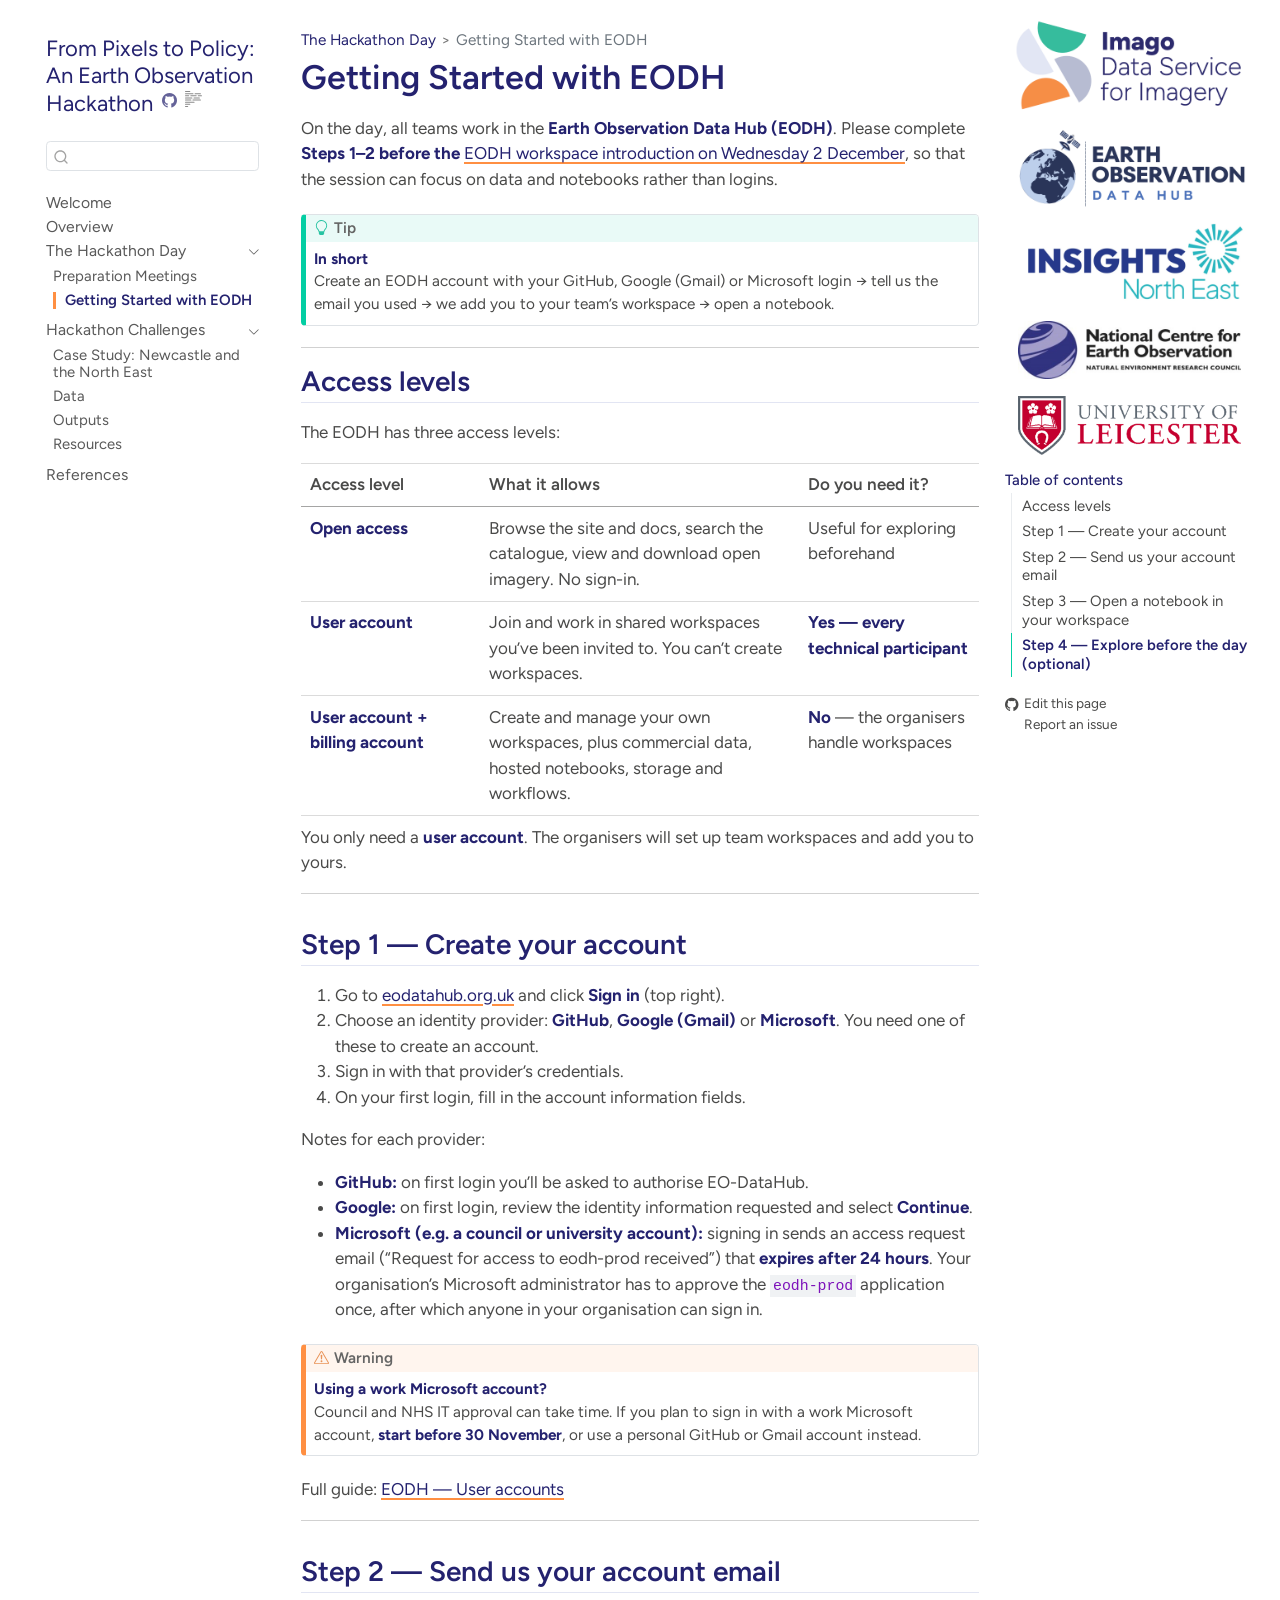
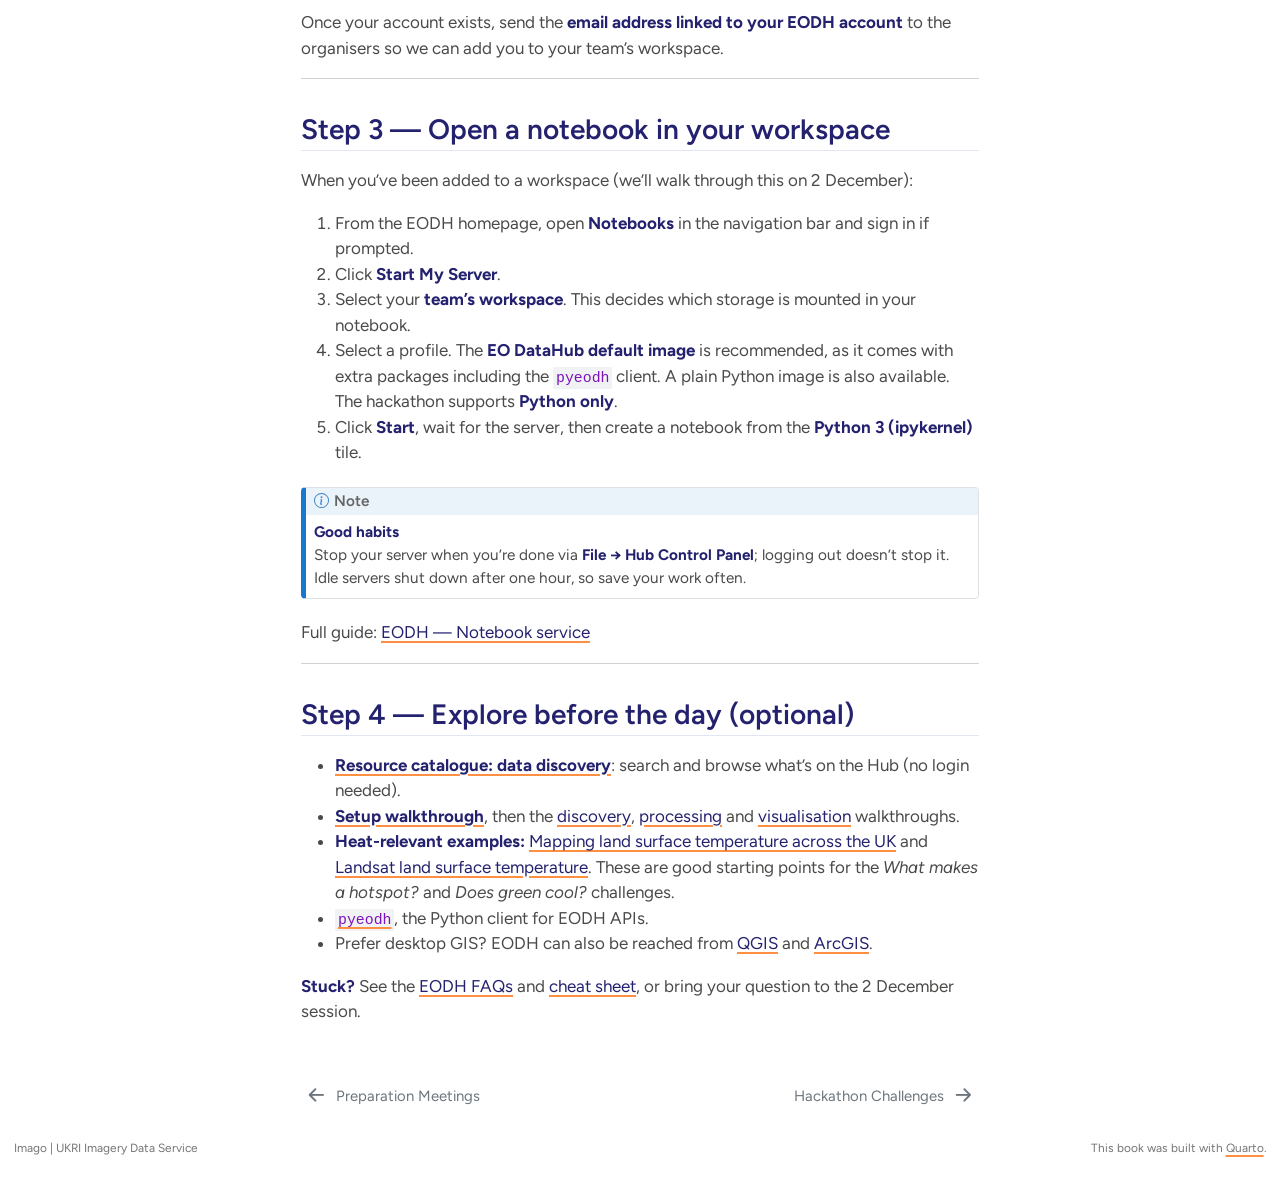
<file: docs/eodh-start.html>
<!DOCTYPE html>
<html xmlns="http://www.w3.org/1999/xhtml" lang="en" xml:lang="en"><head>

<meta charset="utf-8">
<meta name="generator" content="quarto-1.9.36">

<meta name="viewport" content="width=device-width, initial-scale=1.0, user-scalable=yes">


<title>Getting Started with EODH – From Pixels to Policy: An Earth Observation Hackathon</title>
<style>
/* Default styles provided by pandoc.
** See https://pandoc.org/MANUAL.html#variables-for-html for config info.
*/
code{white-space: pre-wrap;}
span.smallcaps{font-variant: small-caps;}
div.columns{display: flex; gap: min(4vw, 1.5em);}
div.column{flex: auto; overflow-x: auto;}
div.hanging-indent{margin-left: 1.5em; text-indent: -1.5em;}
ul.task-list{list-style: none;}
ul.task-list li input[type="checkbox"] {
  width: 0.8em;
  margin: 0 0.8em 0.2em -1em; /* quarto-specific, see https://github.com/quarto-dev/quarto-cli/issues/4556 */ 
  vertical-align: middle;
}
</style>


<script src="site_libs/quarto-nav/quarto-nav.js"></script>
<script src="site_libs/quarto-nav/headroom.min.js"></script>
<script src="site_libs/clipboard/clipboard.min.js"></script>
<script src="site_libs/quarto-search/autocomplete.umd.js"></script>
<script src="site_libs/quarto-search/fuse.min.js"></script>
<script src="site_libs/quarto-search/quarto-search.js"></script>
<meta name="quarto:offset" content="./">
<link href="./probstatement.html" rel="next">
<link href="./preparation.html" rel="prev">
<link href="./assets/Imago-logo.png" rel="icon" type="image/png">
<script src="site_libs/quarto-html/quarto.js" type="module"></script>
<script src="site_libs/quarto-html/tabsets/tabsets.js" type="module"></script>
<script src="site_libs/quarto-html/popper.min.js"></script>
<script src="site_libs/quarto-html/tippy.umd.min.js"></script>
<script src="site_libs/quarto-html/anchor.min.js"></script>
<link href="site_libs/quarto-html/tippy.css" rel="stylesheet">
<link href="site_libs/quarto-html/quarto-syntax-highlighting-845c23b38eaddc0f92fda52bfe77a8c8.css" rel="stylesheet" id="quarto-text-highlighting-styles">
<script src="site_libs/bootstrap/bootstrap.min.js"></script>
<link href="site_libs/bootstrap/bootstrap-icons.css" rel="stylesheet">
<link href="site_libs/bootstrap/bootstrap-cfa430b7423e8e76c37ea45e2c2bcd61.min.css" rel="stylesheet" append-hash="true" id="quarto-bootstrap" data-mode="light">
<script id="quarto-search-options" type="application/json">{
  "location": "sidebar",
  "copy-button": false,
  "collapse-after": 3,
  "panel-placement": "start",
  "type": "textbox",
  "limit": 50,
  "keyboard-shortcut": [
    "f",
    "/",
    "s"
  ],
  "show-item-context": false,
  "language": {
    "search-no-results-text": "No results",
    "search-matching-documents-text": "matching documents",
    "search-copy-link-title": "Copy link to search",
    "search-hide-matches-text": "Hide additional matches",
    "search-more-match-text": "more match in this document",
    "search-more-matches-text": "more matches in this document",
    "search-clear-button-title": "Clear",
    "search-text-placeholder": "",
    "search-detached-cancel-button-title": "Cancel",
    "search-submit-button-title": "Submit",
    "search-label": "Search"
  }
}</script>


</head>

<body class="nav-sidebar floating quarto-light">

<div id="quarto-search-results"></div>
  <header id="quarto-header" class="headroom fixed-top">
  <nav class="quarto-secondary-nav">
    <div class="container-fluid d-flex">
      <button type="button" class="quarto-btn-toggle btn" data-bs-toggle="collapse" role="button" data-bs-target=".quarto-sidebar-collapse-item" aria-controls="quarto-sidebar" aria-expanded="false" aria-label="Toggle sidebar navigation" onclick="if (window.quartoToggleHeadroom) { window.quartoToggleHeadroom(); }">
        <i class="bi bi-layout-text-sidebar-reverse"></i>
      </button>
        <nav class="quarto-page-breadcrumbs" aria-label="breadcrumb"><ol class="breadcrumb"><li class="breadcrumb-item"><a href="./workshop.html">The Hackathon Day</a></li><li class="breadcrumb-item"><a href="./eodh-start.html">Getting Started with EODH</a></li></ol></nav>
        <a class="flex-grow-1" role="navigation" data-bs-toggle="collapse" data-bs-target=".quarto-sidebar-collapse-item" aria-controls="quarto-sidebar" aria-expanded="false" aria-label="Toggle sidebar navigation" onclick="if (window.quartoToggleHeadroom) { window.quartoToggleHeadroom(); }">      
        </a>
      <button type="button" class="btn quarto-search-button" aria-label="Search" onclick="window.quartoOpenSearch();">
        <i class="bi bi-search"></i>
      </button>
    </div>
  </nav>
</header>
<!-- content -->
<div id="quarto-content" class="quarto-container page-columns page-rows-contents page-layout-article">
<!-- sidebar -->
  <nav id="quarto-sidebar" class="sidebar collapse collapse-horizontal quarto-sidebar-collapse-item sidebar-navigation floating overflow-auto">
    <div class="pt-lg-2 mt-2 text-left sidebar-header">
    <div class="sidebar-title mb-0 py-0">
      <a href="./">From Pixels to Policy: An Earth Observation Hackathon</a> 
        <div class="sidebar-tools-main">
    <a href="https://github.com/Imago-SDRUK/Imago-EODH-Hack-2026" title="Source Code" class="quarto-navigation-tool px-1" aria-label="Source Code"><i class="bi bi-github"></i></a>
  <a href="" class="quarto-reader-toggle quarto-navigation-tool px-1" onclick="window.quartoToggleReader(); return false;" title="Toggle reader mode">
  <div class="quarto-reader-toggle-btn">
  <i class="bi"></i>
  </div>
</a>
</div>
    </div>
      </div>
        <div class="mt-2 flex-shrink-0 align-items-center">
        <div class="sidebar-search">
        <div id="quarto-search" class="" title="Search"></div>
        </div>
        </div>
    <div class="sidebar-menu-container"> 
    <ul class="list-unstyled mt-1">
        <li class="sidebar-item">
  <div class="sidebar-item-container"> 
  <a href="./index.html" class="sidebar-item-text sidebar-link">
 <span class="menu-text">Welcome</span></a>
  </div>
</li>
        <li class="sidebar-item">
  <div class="sidebar-item-container"> 
  <a href="./overview.html" class="sidebar-item-text sidebar-link">
 <span class="menu-text">Overview</span></a>
  </div>
</li>
        <li class="sidebar-item sidebar-item-section">
      <div class="sidebar-item-container"> 
            <a href="./workshop.html" class="sidebar-item-text sidebar-link">
 <span class="menu-text">The Hackathon Day</span></a>
          <a class="sidebar-item-toggle text-start" data-bs-toggle="collapse" data-bs-target="#quarto-sidebar-section-1" role="navigation" aria-expanded="true" aria-label="Toggle section">
            <i class="bi bi-chevron-right ms-2"></i>
          </a> 
      </div>
      <ul id="quarto-sidebar-section-1" class="collapse list-unstyled sidebar-section depth1 show">  
          <li class="sidebar-item">
  <div class="sidebar-item-container"> 
  <a href="./preparation.html" class="sidebar-item-text sidebar-link">
 <span class="menu-text">Preparation Meetings</span></a>
  </div>
</li>
          <li class="sidebar-item">
  <div class="sidebar-item-container"> 
  <a href="./eodh-start.html" class="sidebar-item-text sidebar-link active">
 <span class="menu-text">Getting Started with EODH</span></a>
  </div>
</li>
      </ul>
  </li>
        <li class="sidebar-item sidebar-item-section">
      <div class="sidebar-item-container"> 
            <a href="./probstatement.html" class="sidebar-item-text sidebar-link">
 <span class="menu-text">Hackathon Challenges</span></a>
          <a class="sidebar-item-toggle text-start" data-bs-toggle="collapse" data-bs-target="#quarto-sidebar-section-2" role="navigation" aria-expanded="true" aria-label="Toggle section">
            <i class="bi bi-chevron-right ms-2"></i>
          </a> 
      </div>
      <ul id="quarto-sidebar-section-2" class="collapse list-unstyled sidebar-section depth1 show">  
          <li class="sidebar-item">
  <div class="sidebar-item-container"> 
  <a href="./casestudy.html" class="sidebar-item-text sidebar-link">
 <span class="menu-text">Case Study: Newcastle and the North East</span></a>
  </div>
</li>
          <li class="sidebar-item">
  <div class="sidebar-item-container"> 
  <a href="./datasets.html" class="sidebar-item-text sidebar-link">
 <span class="menu-text">Data</span></a>
  </div>
</li>
          <li class="sidebar-item">
  <div class="sidebar-item-container"> 
  <a href="./output.html" class="sidebar-item-text sidebar-link">
 <span class="menu-text">Outputs</span></a>
  </div>
</li>
          <li class="sidebar-item">
  <div class="sidebar-item-container"> 
  <a href="./resources.html" class="sidebar-item-text sidebar-link">
 <span class="menu-text">Resources</span></a>
  </div>
</li>
      </ul>
  </li>
        <li class="sidebar-item">
  <div class="sidebar-item-container"> 
  <a href="./references.html" class="sidebar-item-text sidebar-link">
 <span class="menu-text">References</span></a>
  </div>
</li>
    </ul>
    </div>
</nav>
<div id="quarto-sidebar-glass" class="quarto-sidebar-collapse-item" data-bs-toggle="collapse" data-bs-target=".quarto-sidebar-collapse-item"></div>
<!-- margin-sidebar -->
    <div id="quarto-margin-sidebar" class="sidebar margin-sidebar"><div class="quarto-margin-header"><div class="margin-header-item">
<p><img src="./assets/all_logos.png" class="img-fluid" alt="Imago, Earth Observation Data Hub and Insights North East logos"></p>
<p><img src="./assets/logos/NCEO_logo.jpg" class="partner-logo img-fluid" alt="National Centre for Earth Observation logo"></p>
<p><img src="./assets/logos/UoL_logo.png" class="partner-logo img-fluid" alt="University of Leicester logo"></p>
</div></div>
        <nav id="TOC" role="doc-toc" class="toc-active">
    <h2 id="toc-title">Table of contents</h2>
   
  <ul>
  <li><a href="#access-levels" id="toc-access-levels" class="nav-link active" data-scroll-target="#access-levels">Access levels</a></li>
  <li><a href="#step-1-create-your-account" id="toc-step-1-create-your-account" class="nav-link" data-scroll-target="#step-1-create-your-account">Step 1 — Create your account</a></li>
  <li><a href="#step-2-send-us-your-account-email" id="toc-step-2-send-us-your-account-email" class="nav-link" data-scroll-target="#step-2-send-us-your-account-email">Step 2 — Send us your account email</a></li>
  <li><a href="#step-3-open-a-notebook-in-your-workspace" id="toc-step-3-open-a-notebook-in-your-workspace" class="nav-link" data-scroll-target="#step-3-open-a-notebook-in-your-workspace">Step 3 — Open a notebook in your workspace</a></li>
  <li><a href="#step-4-explore-before-the-day-optional" id="toc-step-4-explore-before-the-day-optional" class="nav-link" data-scroll-target="#step-4-explore-before-the-day-optional">Step 4 — Explore before the day (optional)</a></li>
  </ul>
<div class="toc-actions"><ul><li><a href="https://github.com/Imago-SDRUK/Imago-EODH-Hack-2026/edit/main/eodh-start.qmd" class="toc-action"><i class="bi bi-github"></i>Edit this page</a></li><li><a href="https://github.com/Imago-SDRUK/Imago-EODH-Hack-2026/issues/new" class="toc-action"><i class="bi empty"></i>Report an issue</a></li></ul></div></nav>
    </div>
<!-- main -->
<main class="content" id="quarto-document-content">

<header id="title-block-header" class="quarto-title-block default"><nav class="quarto-page-breadcrumbs quarto-title-breadcrumbs d-none d-lg-block" aria-label="breadcrumb"><ol class="breadcrumb"><li class="breadcrumb-item"><a href="./workshop.html">The Hackathon Day</a></li><li class="breadcrumb-item"><a href="./eodh-start.html">Getting Started with EODH</a></li></ol></nav>
<div class="quarto-title">
<h1 class="title"><span id="sec-eodh" class="quarto-section-identifier">Getting Started with EODH</span></h1>
</div>



<div class="quarto-title-meta">

    
  
    
  </div>
  


</header>


<p>On the day, all teams work in the <strong>Earth Observation Data Hub (EODH)</strong>. Please complete <strong>Steps 1–2 before the <a href="./preparation.html">EODH workspace introduction on Wednesday 2 December</a></strong>, so that the session can focus on data and notebooks rather than logins.</p>
<div class="callout callout-style-default callout-tip callout-titled">
<div class="callout-header d-flex align-content-center">
<div class="callout-icon-container">
<i class="callout-icon"></i>
</div>
<div class="callout-title-container flex-fill">
Tip
</div>
</div>
<div class="callout-body-container callout-body">
<p><strong>In short</strong><br>
Create an EODH account with your GitHub, Google (Gmail) or Microsoft login → tell us the email you used → we add you to your team’s workspace → open a notebook.</p>
</div>
</div>
<hr>
<section id="access-levels" class="level2 unnumbered">
<h2 class="unnumbered anchored" data-anchor-id="access-levels">Access levels</h2>
<p>The EODH has three access levels:</p>
<table class="caption-top table">
<colgroup>
<col style="width: 26%">
<col style="width: 46%">
<col style="width: 26%">
</colgroup>
<thead>
<tr class="header">
<th>Access level</th>
<th>What it allows</th>
<th>Do you need it?</th>
</tr>
</thead>
<tbody>
<tr class="odd">
<td><strong>Open access</strong></td>
<td>Browse the site and docs, search the catalogue, view and download open imagery. No sign-in.</td>
<td>Useful for exploring beforehand</td>
</tr>
<tr class="even">
<td><strong>User account</strong></td>
<td>Join and work in shared workspaces you’ve been invited to. You can’t create workspaces.</td>
<td><strong>Yes — every technical participant</strong></td>
</tr>
<tr class="odd">
<td><strong>User account + billing account</strong></td>
<td>Create and manage your own workspaces, plus commercial data, hosted notebooks, storage and workflows.</td>
<td><strong>No</strong> — the organisers handle workspaces</td>
</tr>
</tbody>
</table>
<p>You only need a <strong>user account</strong>. The organisers will set up team workspaces and add you to yours.</p>
<!-- TODO: confirm with EODH that hackathon workspaces cover hosted notebooks for all members, and who is the workspace owner -->
<hr>
</section>
<section id="step-1-create-your-account" class="level2 unnumbered">
<h2 class="unnumbered anchored" data-anchor-id="step-1-create-your-account">Step 1 — Create your account</h2>
<ol type="1">
<li>Go to <a href="https://eodatahub.org.uk/">eodatahub.org.uk</a> and click <strong>Sign in</strong> (top right).</li>
<li>Choose an identity provider: <strong>GitHub</strong>, <strong>Google (Gmail)</strong> or <strong>Microsoft</strong>. You need one of these to create an account.</li>
<li>Sign in with that provider’s credentials.</li>
<li>On your first login, fill in the account information fields.</li>
</ol>
<p>Notes for each provider:</p>
<ul>
<li><strong>GitHub:</strong> on first login you’ll be asked to authorise EO-DataHub.</li>
<li><strong>Google:</strong> on first login, review the identity information requested and select <strong>Continue</strong>.</li>
<li><strong>Microsoft (e.g.&nbsp;a council or university account):</strong> signing in sends an access request email (“Request for access to eodh-prod received”) that <strong>expires after 24 hours</strong>. Your organisation’s Microsoft administrator has to approve the <code>eodh-prod</code> application once, after which anyone in your organisation can sign in.</li>
</ul>
<div class="callout callout-style-default callout-warning callout-titled">
<div class="callout-header d-flex align-content-center">
<div class="callout-icon-container">
<i class="callout-icon"></i>
</div>
<div class="callout-title-container flex-fill">
Warning
</div>
</div>
<div class="callout-body-container callout-body">
<p><strong>Using a work Microsoft account?</strong><br>
Council and NHS IT approval can take time. If you plan to sign in with a work Microsoft account, <strong>start before 30 November</strong>, or use a personal GitHub or Gmail account instead.</p>
</div>
</div>
<p>Full guide: <a href="https://docs.eodatahub.org.uk/Getting-Started/user-accounts/">EODH — User accounts</a></p>
<hr>
</section>
<section id="step-2-send-us-your-account-email" class="level2 unnumbered">
<h2 class="unnumbered anchored" data-anchor-id="step-2-send-us-your-account-email">Step 2 — Send us your account email</h2>
<p>Once your account exists, send the <strong>email address linked to your EODH account</strong> to the organisers so we can add you to your team’s workspace.</p>
<!-- TODO: add who to send this to (form or email) and a deadline, e.g. Fri 27 November -->
<hr>
</section>
<section id="step-3-open-a-notebook-in-your-workspace" class="level2 unnumbered">
<h2 class="unnumbered anchored" data-anchor-id="step-3-open-a-notebook-in-your-workspace">Step 3 — Open a notebook in your workspace</h2>
<p>When you’ve been added to a workspace (we’ll walk through this on 2 December):</p>
<ol type="1">
<li>From the EODH homepage, open <strong>Notebooks</strong> in the navigation bar and sign in if prompted.</li>
<li>Click <strong>Start My Server</strong>.</li>
<li>Select your <strong>team’s workspace</strong>. This decides which storage is mounted in your notebook.</li>
<li>Select a profile. The <strong>EO DataHub default image</strong> is recommended, as it comes with extra packages including the <code>pyeodh</code> client. A plain Python image is also available. The hackathon supports <strong>Python only</strong>.</li>
<li>Click <strong>Start</strong>, wait for the server, then create a notebook from the <strong>Python 3 (ipykernel)</strong> tile.</li>
</ol>
<div class="callout callout-style-default callout-note callout-titled">
<div class="callout-header d-flex align-content-center">
<div class="callout-icon-container">
<i class="callout-icon"></i>
</div>
<div class="callout-title-container flex-fill">
Note
</div>
</div>
<div class="callout-body-container callout-body">
<p><strong>Good habits</strong><br>
Stop your server when you’re done via <strong>File → Hub Control Panel</strong>; logging out doesn’t stop it. Idle servers shut down after one hour, so save your work often.</p>
</div>
</div>
<p>Full guide: <a href="https://docs.eodatahub.org.uk/Analysts/notebook-service/notebooks-start/">EODH — Notebook service</a></p>
<hr>
</section>
<section id="step-4-explore-before-the-day-optional" class="level2 unnumbered">
<h2 class="unnumbered anchored" data-anchor-id="step-4-explore-before-the-day-optional">Step 4 — Explore before the day (optional)</h2>
<ul>
<li><a href="https://docs.eodatahub.org.uk/Explorers/resource-catalogue/data-discovery/"><strong>Resource catalogue: data discovery</strong></a>: search and browse what’s on the Hub (no login needed).</li>
<li><a href="https://docs.eodatahub.org.uk/training-materials/walkthrough/0_202502_setup/"><strong>Setup walkthrough</strong></a>, then the <a href="https://docs.eodatahub.org.uk/training-materials/walkthrough/1_202502_discovery/">discovery</a>, <a href="https://docs.eodatahub.org.uk/training-materials/walkthrough/2_202502_processing/">processing</a> and <a href="https://docs.eodatahub.org.uk/training-materials/walkthrough/3_202502_datavis/">visualisation</a> walkthroughs.</li>
<li><strong>Heat-relevant examples:</strong> <a href="https://docs.eodatahub.org.uk/training-materials/examples/mapping-lst-uk/">Mapping land surface temperature across the UK</a> and <a href="https://docs.eodatahub.org.uk/training-materials/examples/landsat_lst/">Landsat land surface temperature</a>. These are good starting points for the <em>What makes a hotspot?</em> and <em>Does green cool?</em> challenges.</li>
<li><a href="https://docs.eodatahub.org.uk/Developers/tools/pyeodh/"><strong><code>pyeodh</code></strong></a>, the Python client for EODH APIs.</li>
<li>Prefer desktop GIS? EODH can also be reached from <a href="https://docs.eodatahub.org.uk/Explorers/access-points/QGIS/">QGIS</a> and <a href="https://docs.eodatahub.org.uk/Explorers/access-points/arcgis-setup/">ArcGIS</a>.</li>
</ul>
<p><strong>Stuck?</strong> See the <a href="https://docs.eodatahub.org.uk/Help/faqs/">EODH FAQs</a> and <a href="https://docs.eodatahub.org.uk/Help/cheat-sheet/">cheat sheet</a>, or bring your question to the 2 December session.</p>


</section>

</main> <!-- /main -->
<script id="quarto-html-after-body" type="application/javascript">
  window.document.addEventListener("DOMContentLoaded", function (event) {
    const icon = "";
    const anchorJS = new window.AnchorJS();
    anchorJS.options = {
      placement: 'right',
      icon: icon
    };
    anchorJS.add('.anchored');
    const isCodeAnnotation = (el) => {
      for (const clz of el.classList) {
        if (clz.startsWith('code-annotation-')) {                     
          return true;
        }
      }
      return false;
    }
    const onCopySuccess = function(e) {
      // button target
      const button = e.trigger;
      // don't keep focus
      button.blur();
      // flash "checked"
      button.classList.add('code-copy-button-checked');
      var currentTitle = button.getAttribute("title");
      button.setAttribute("title", "Copied!");
      let tooltip;
      if (window.bootstrap) {
        button.setAttribute("data-bs-toggle", "tooltip");
        button.setAttribute("data-bs-placement", "left");
        button.setAttribute("data-bs-title", "Copied!");
        tooltip = new bootstrap.Tooltip(button, 
          { trigger: "manual", 
            customClass: "code-copy-button-tooltip",
            offset: [0, -8]});
        tooltip.show();    
      }
      setTimeout(function() {
        if (tooltip) {
          tooltip.hide();
          button.removeAttribute("data-bs-title");
          button.removeAttribute("data-bs-toggle");
          button.removeAttribute("data-bs-placement");
        }
        button.setAttribute("title", currentTitle);
        button.classList.remove('code-copy-button-checked');
      }, 1000);
      // clear code selection
      e.clearSelection();
    }
    const getTextToCopy = function(trigger) {
      const outerScaffold = trigger.parentElement.cloneNode(true);
      const codeEl = outerScaffold.querySelector('code');
      for (const childEl of codeEl.children) {
        if (isCodeAnnotation(childEl)) {
          childEl.remove();
        }
      }
      return codeEl.innerText;
    }
    const clipboard = new window.ClipboardJS('.code-copy-button:not([data-in-quarto-modal])', {
      text: getTextToCopy
    });
    clipboard.on('success', onCopySuccess);
    if (window.document.getElementById('quarto-embedded-source-code-modal')) {
      const clipboardModal = new window.ClipboardJS('.code-copy-button[data-in-quarto-modal]', {
        text: getTextToCopy,
        container: window.document.getElementById('quarto-embedded-source-code-modal')
      });
      clipboardModal.on('success', onCopySuccess);
    }
      var localhostRegex = new RegExp(/^(?:http|https):\/\/localhost\:?[0-9]*\//);
      var mailtoRegex = new RegExp(/^mailto:/);
        var filterRegex = new RegExp("https:\/\/imago-sdruk\.github\.io\/Imago-EODH-Hack-2026");
      var isInternal = (href) => {
          return filterRegex.test(href) || localhostRegex.test(href) || mailtoRegex.test(href);
      }
      // Inspect non-navigation links and adorn them if external
     var links = window.document.querySelectorAll('a[href]:not(.nav-link):not(.navbar-brand):not(.toc-action):not(.sidebar-link):not(.sidebar-item-toggle):not(.pagination-link):not(.no-external):not([aria-hidden]):not(.dropdown-item):not(.quarto-navigation-tool):not(.about-link)');
      for (var i=0; i<links.length; i++) {
        const link = links[i];
        if (!isInternal(link.href)) {
          // undo the damage that might have been done by quarto-nav.js in the case of
          // links that we want to consider external
          if (link.dataset.originalHref !== undefined) {
            link.href = link.dataset.originalHref;
          }
        }
      }
    function tippyHover(el, contentFn, onTriggerFn, onUntriggerFn) {
      const config = {
        allowHTML: true,
        maxWidth: 500,
        delay: 100,
        arrow: false,
        appendTo: function(el) {
            return el.parentElement;
        },
        interactive: true,
        interactiveBorder: 10,
        theme: 'quarto',
        placement: 'bottom-start',
      };
      if (contentFn) {
        config.content = contentFn;
      }
      if (onTriggerFn) {
        config.onTrigger = onTriggerFn;
      }
      if (onUntriggerFn) {
        config.onUntrigger = onUntriggerFn;
      }
      window.tippy(el, config); 
    }
    const noterefs = window.document.querySelectorAll('a[role="doc-noteref"]');
    for (var i=0; i<noterefs.length; i++) {
      const ref = noterefs[i];
      tippyHover(ref, function() {
        // use id or data attribute instead here
        let href = ref.getAttribute('data-footnote-href') || ref.getAttribute('href');
        try { href = new URL(href).hash; } catch {}
        const id = href.replace(/^#\/?/, "");
        const note = window.document.getElementById(id);
        if (note) {
          return note.innerHTML;
        } else {
          return "";
        }
      });
    }
    const xrefs = window.document.querySelectorAll('a.quarto-xref');
    const processXRef = (id, note) => {
      // Strip column container classes
      const stripColumnClz = (el) => {
        el.classList.remove("page-full", "page-columns");
        if (el.children) {
          for (const child of el.children) {
            stripColumnClz(child);
          }
        }
      }
      stripColumnClz(note)
      if (id === null || id.startsWith('sec-')) {
        // Special case sections, only their first couple elements
        const container = document.createElement("div");
        if (note.children && note.children.length > 2) {
          container.appendChild(note.children[0].cloneNode(true));
          for (let i = 1; i < note.children.length; i++) {
            const child = note.children[i];
            if (child.tagName === "P" && child.innerText === "") {
              continue;
            } else {
              container.appendChild(child.cloneNode(true));
              break;
            }
          }
          if (window.Quarto?.typesetMath) {
            window.Quarto.typesetMath(container);
          }
          return container.innerHTML
        } else {
          if (window.Quarto?.typesetMath) {
            window.Quarto.typesetMath(note);
          }
          return note.innerHTML;
        }
      } else {
        // Remove any anchor links if they are present
        const anchorLink = note.querySelector('a.anchorjs-link');
        if (anchorLink) {
          anchorLink.remove();
        }
        if (window.Quarto?.typesetMath) {
          window.Quarto.typesetMath(note);
        }
        if (note.classList.contains("callout")) {
          return note.outerHTML;
        } else {
          return note.innerHTML;
        }
      }
    }
    for (var i=0; i<xrefs.length; i++) {
      const xref = xrefs[i];
      tippyHover(xref, undefined, function(instance) {
        instance.disable();
        let url = xref.getAttribute('href');
        let hash = undefined; 
        if (url.startsWith('#')) {
          hash = url;
        } else {
          try { hash = new URL(url).hash; } catch {}
        }
        if (hash) {
          const id = hash.replace(/^#\/?/, "");
          const note = window.document.getElementById(id);
          if (note !== null) {
            try {
              const html = processXRef(id, note.cloneNode(true));
              instance.setContent(html);
            } finally {
              instance.enable();
              instance.show();
            }
          } else {
            // See if we can fetch this
            fetch(url.split('#')[0])
            .then(res => res.text())
            .then(html => {
              const parser = new DOMParser();
              const htmlDoc = parser.parseFromString(html, "text/html");
              const note = htmlDoc.getElementById(id);
              if (note !== null) {
                const html = processXRef(id, note);
                instance.setContent(html);
              } 
            }).finally(() => {
              instance.enable();
              instance.show();
            });
          }
        } else {
          // See if we can fetch a full url (with no hash to target)
          // This is a special case and we should probably do some content thinning / targeting
          fetch(url)
          .then(res => res.text())
          .then(html => {
            const parser = new DOMParser();
            const htmlDoc = parser.parseFromString(html, "text/html");
            const note = htmlDoc.querySelector('main.content');
            if (note !== null) {
              // This should only happen for chapter cross references
              // (since there is no id in the URL)
              // remove the first header
              if (note.children.length > 0 && note.children[0].tagName === "HEADER") {
                note.children[0].remove();
              }
              const html = processXRef(null, note);
              instance.setContent(html);
            } 
          }).finally(() => {
            instance.enable();
            instance.show();
          });
        }
      }, function(instance) {
      });
    }
        let selectedAnnoteEl;
        const selectorForAnnotation = ( cell, annotation) => {
          let cellAttr = 'data-code-cell="' + cell + '"';
          let lineAttr = 'data-code-annotation="' +  annotation + '"';
          const selector = 'span[' + cellAttr + '][' + lineAttr + ']';
          return selector;
        }
        const selectCodeLines = (annoteEl) => {
          const doc = window.document;
          const targetCell = annoteEl.getAttribute("data-target-cell");
          const targetAnnotation = annoteEl.getAttribute("data-target-annotation");
          const annoteSpan = window.document.querySelector(selectorForAnnotation(targetCell, targetAnnotation));
          const lines = annoteSpan.getAttribute("data-code-lines").split(",");
          const lineIds = lines.map((line) => {
            return targetCell + "-" + line;
          })
          let top = null;
          let height = null;
          let parent = null;
          if (lineIds.length > 0) {
              //compute the position of the single el (top and bottom and make a div)
              const el = window.document.getElementById(lineIds[0]);
              top = el.offsetTop;
              height = el.offsetHeight;
              parent = el.parentElement.parentElement;
            if (lineIds.length > 1) {
              const lastEl = window.document.getElementById(lineIds[lineIds.length - 1]);
              const bottom = lastEl.offsetTop + lastEl.offsetHeight;
              height = bottom - top;
            }
            if (top !== null && height !== null && parent !== null) {
              // cook up a div (if necessary) and position it 
              let div = window.document.getElementById("code-annotation-line-highlight");
              if (div === null) {
                div = window.document.createElement("div");
                div.setAttribute("id", "code-annotation-line-highlight");
                div.style.position = 'absolute';
                parent.appendChild(div);
              }
              div.style.top = top - 2 + "px";
              div.style.height = height + 4 + "px";
              div.style.left = 0;
              let gutterDiv = window.document.getElementById("code-annotation-line-highlight-gutter");
              if (gutterDiv === null) {
                gutterDiv = window.document.createElement("div");
                gutterDiv.setAttribute("id", "code-annotation-line-highlight-gutter");
                gutterDiv.style.position = 'absolute';
                const codeCell = window.document.getElementById(targetCell);
                const gutter = codeCell.querySelector('.code-annotation-gutter');
                gutter.appendChild(gutterDiv);
              }
              gutterDiv.style.top = top - 2 + "px";
              gutterDiv.style.height = height + 4 + "px";
            }
            selectedAnnoteEl = annoteEl;
          }
        };
        const unselectCodeLines = () => {
          const elementsIds = ["code-annotation-line-highlight", "code-annotation-line-highlight-gutter"];
          elementsIds.forEach((elId) => {
            const div = window.document.getElementById(elId);
            if (div) {
              div.remove();
            }
          });
          selectedAnnoteEl = undefined;
        };
          // Handle positioning of the toggle
      window.addEventListener(
        "resize",
        throttle(() => {
          elRect = undefined;
          if (selectedAnnoteEl) {
            selectCodeLines(selectedAnnoteEl);
          }
        }, 10)
      );
      function throttle(fn, ms) {
      let throttle = false;
      let timer;
        return (...args) => {
          if(!throttle) { // first call gets through
              fn.apply(this, args);
              throttle = true;
          } else { // all the others get throttled
              if(timer) clearTimeout(timer); // cancel #2
              timer = setTimeout(() => {
                fn.apply(this, args);
                timer = throttle = false;
              }, ms);
          }
        };
      }
        // Attach click handler to the DT
        const annoteDls = window.document.querySelectorAll('dt[data-target-cell]');
        for (const annoteDlNode of annoteDls) {
          annoteDlNode.addEventListener('click', (event) => {
            const clickedEl = event.target;
            if (clickedEl !== selectedAnnoteEl) {
              unselectCodeLines();
              const activeEl = window.document.querySelector('dt[data-target-cell].code-annotation-active');
              if (activeEl) {
                activeEl.classList.remove('code-annotation-active');
              }
              selectCodeLines(clickedEl);
              clickedEl.classList.add('code-annotation-active');
            } else {
              // Unselect the line
              unselectCodeLines();
              clickedEl.classList.remove('code-annotation-active');
            }
          });
        }
    const findCites = (el) => {
      const parentEl = el.parentElement;
      if (parentEl) {
        const cites = parentEl.dataset.cites;
        if (cites) {
          return {
            el,
            cites: cites.split(' ')
          };
        } else {
          return findCites(el.parentElement)
        }
      } else {
        return undefined;
      }
    };
    var bibliorefs = window.document.querySelectorAll('a[role="doc-biblioref"]');
    for (var i=0; i<bibliorefs.length; i++) {
      const ref = bibliorefs[i];
      const citeInfo = findCites(ref);
      if (citeInfo) {
        tippyHover(citeInfo.el, function() {
          var popup = window.document.createElement('div');
          citeInfo.cites.forEach(function(cite) {
            var citeDiv = window.document.createElement('div');
            citeDiv.classList.add('hanging-indent');
            citeDiv.classList.add('csl-entry');
            var biblioDiv = window.document.getElementById('ref-' + cite);
            if (biblioDiv) {
              citeDiv.innerHTML = biblioDiv.innerHTML;
            }
            popup.appendChild(citeDiv);
          });
          return popup.innerHTML;
        });
      }
    }
  });
  </script>
<nav class="page-navigation">
  <div class="nav-page nav-page-previous">
      <a href="./preparation.html" class="pagination-link" aria-label="Preparation Meetings">
        <i class="bi bi-arrow-left-short"></i> <span class="nav-page-text">Preparation Meetings</span>
      </a>          
  </div>
  <div class="nav-page nav-page-next">
      <a href="./probstatement.html" class="pagination-link" aria-label="Hackathon Challenges">
        <span class="nav-page-text">Hackathon Challenges</span> <i class="bi bi-arrow-right-short"></i>
      </a>
  </div>
</nav>
</div> <!-- /content -->
<footer class="footer">
  <div class="nav-footer">
    <div class="nav-footer-left">
<p>Imago | UKRI Imagery Data Service</p>
</div>   
    <div class="nav-footer-center">
      &nbsp;
    <div class="toc-actions d-sm-block d-md-none"><ul><li><a href="https://github.com/Imago-SDRUK/Imago-EODH-Hack-2026/edit/main/eodh-start.qmd" class="toc-action"><i class="bi bi-github"></i>Edit this page</a></li><li><a href="https://github.com/Imago-SDRUK/Imago-EODH-Hack-2026/issues/new" class="toc-action"><i class="bi empty"></i>Report an issue</a></li></ul></div></div>
    <div class="nav-footer-right">
<p>This book was built with <a href="https://quarto.org/">Quarto</a>.</p>
</div>
  </div>
</footer>




</body></html>
</file>
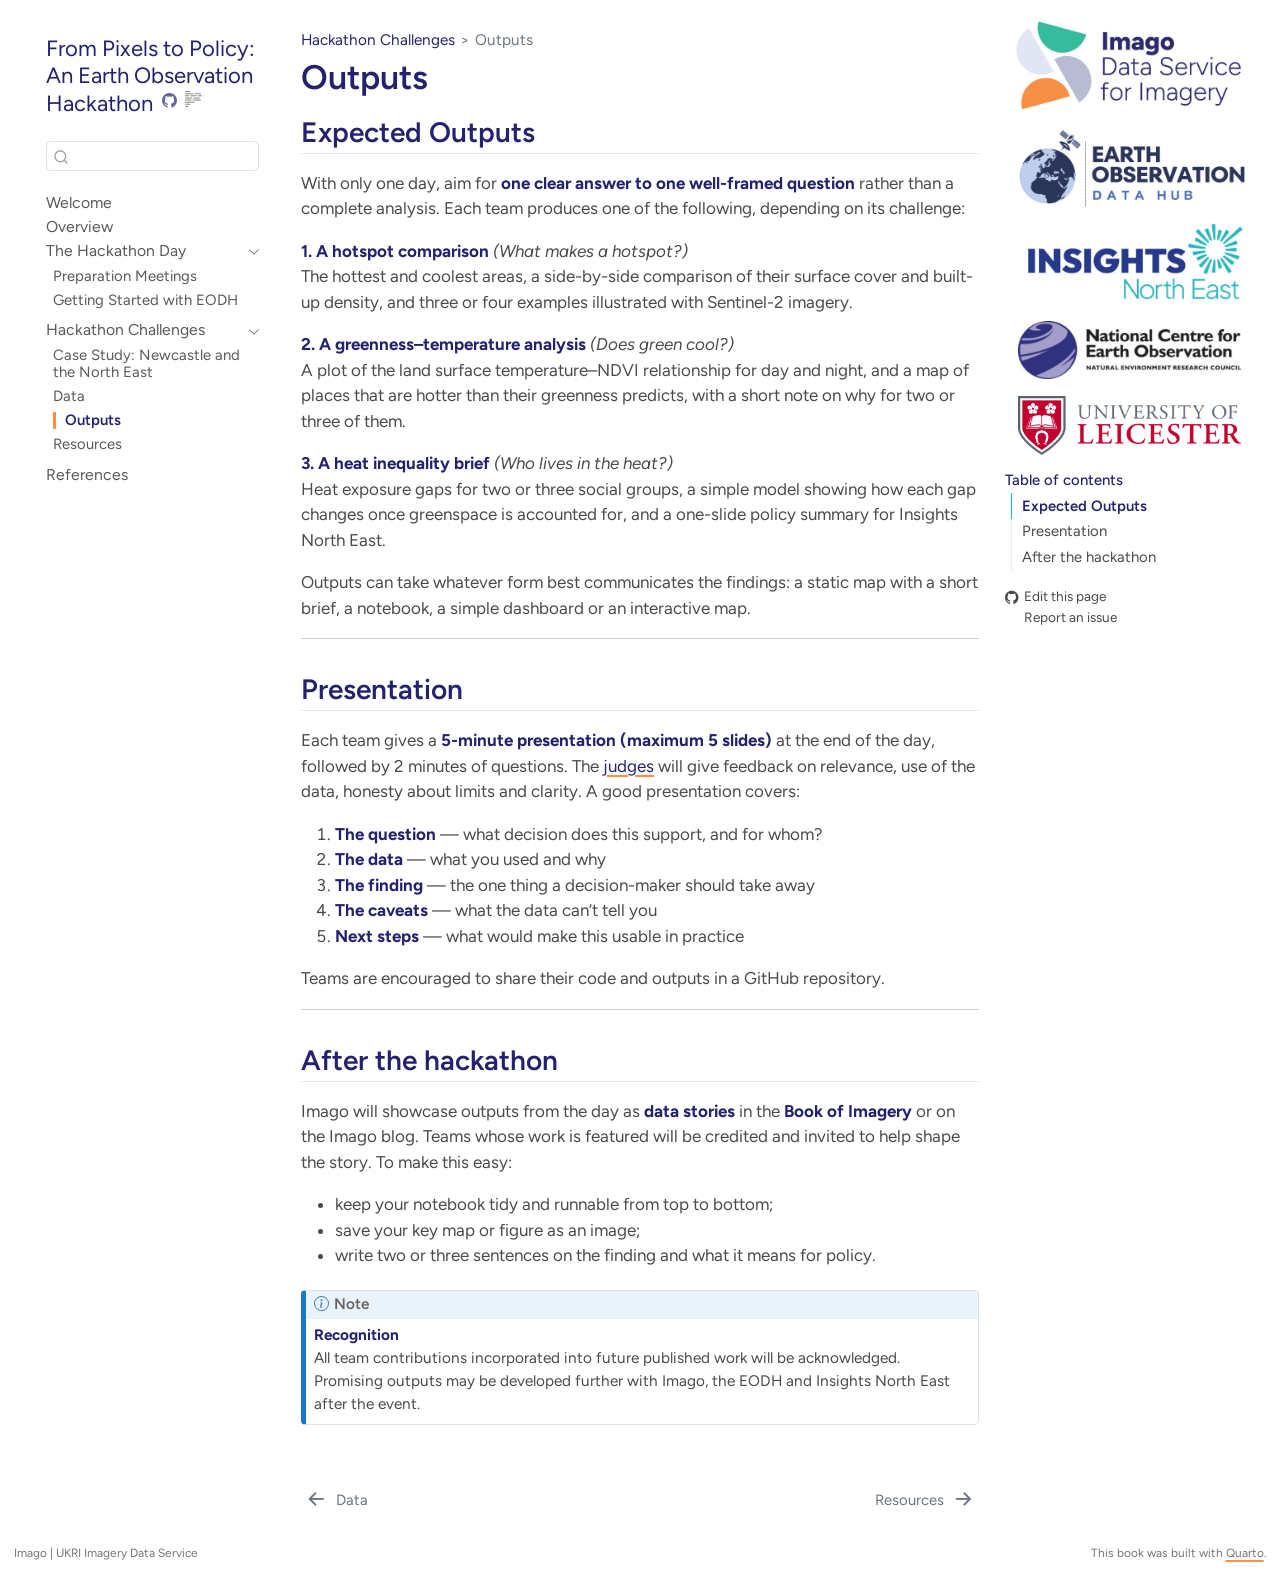
<file: docs/output.html>
<!DOCTYPE html>
<html xmlns="http://www.w3.org/1999/xhtml" lang="en" xml:lang="en"><head>

<meta charset="utf-8">
<meta name="generator" content="quarto-1.9.36">

<meta name="viewport" content="width=device-width, initial-scale=1.0, user-scalable=yes">


<title>Outputs – From Pixels to Policy: An Earth Observation Hackathon</title>
<style>
/* Default styles provided by pandoc.
** See https://pandoc.org/MANUAL.html#variables-for-html for config info.
*/
code{white-space: pre-wrap;}
span.smallcaps{font-variant: small-caps;}
div.columns{display: flex; gap: min(4vw, 1.5em);}
div.column{flex: auto; overflow-x: auto;}
div.hanging-indent{margin-left: 1.5em; text-indent: -1.5em;}
ul.task-list{list-style: none;}
ul.task-list li input[type="checkbox"] {
  width: 0.8em;
  margin: 0 0.8em 0.2em -1em; /* quarto-specific, see https://github.com/quarto-dev/quarto-cli/issues/4556 */ 
  vertical-align: middle;
}
</style>


<script src="site_libs/quarto-nav/quarto-nav.js"></script>
<script src="site_libs/quarto-nav/headroom.min.js"></script>
<script src="site_libs/clipboard/clipboard.min.js"></script>
<script src="site_libs/quarto-search/autocomplete.umd.js"></script>
<script src="site_libs/quarto-search/fuse.min.js"></script>
<script src="site_libs/quarto-search/quarto-search.js"></script>
<meta name="quarto:offset" content="./">
<link href="./resources.html" rel="next">
<link href="./datasets.html" rel="prev">
<link href="./assets/Imago-logo.png" rel="icon" type="image/png">
<script src="site_libs/quarto-html/quarto.js" type="module"></script>
<script src="site_libs/quarto-html/tabsets/tabsets.js" type="module"></script>
<script src="site_libs/quarto-html/popper.min.js"></script>
<script src="site_libs/quarto-html/tippy.umd.min.js"></script>
<script src="site_libs/quarto-html/anchor.min.js"></script>
<link href="site_libs/quarto-html/tippy.css" rel="stylesheet">
<link href="site_libs/quarto-html/quarto-syntax-highlighting-845c23b38eaddc0f92fda52bfe77a8c8.css" rel="stylesheet" id="quarto-text-highlighting-styles">
<script src="site_libs/bootstrap/bootstrap.min.js"></script>
<link href="site_libs/bootstrap/bootstrap-icons.css" rel="stylesheet">
<link href="site_libs/bootstrap/bootstrap-cfa430b7423e8e76c37ea45e2c2bcd61.min.css" rel="stylesheet" append-hash="true" id="quarto-bootstrap" data-mode="light">
<script id="quarto-search-options" type="application/json">{
  "location": "sidebar",
  "copy-button": false,
  "collapse-after": 3,
  "panel-placement": "start",
  "type": "textbox",
  "limit": 50,
  "keyboard-shortcut": [
    "f",
    "/",
    "s"
  ],
  "show-item-context": false,
  "language": {
    "search-no-results-text": "No results",
    "search-matching-documents-text": "matching documents",
    "search-copy-link-title": "Copy link to search",
    "search-hide-matches-text": "Hide additional matches",
    "search-more-match-text": "more match in this document",
    "search-more-matches-text": "more matches in this document",
    "search-clear-button-title": "Clear",
    "search-text-placeholder": "",
    "search-detached-cancel-button-title": "Cancel",
    "search-submit-button-title": "Submit",
    "search-label": "Search"
  }
}</script>


</head>

<body class="nav-sidebar floating quarto-light">

<div id="quarto-search-results"></div>
  <header id="quarto-header" class="headroom fixed-top">
  <nav class="quarto-secondary-nav">
    <div class="container-fluid d-flex">
      <button type="button" class="quarto-btn-toggle btn" data-bs-toggle="collapse" role="button" data-bs-target=".quarto-sidebar-collapse-item" aria-controls="quarto-sidebar" aria-expanded="false" aria-label="Toggle sidebar navigation" onclick="if (window.quartoToggleHeadroom) { window.quartoToggleHeadroom(); }">
        <i class="bi bi-layout-text-sidebar-reverse"></i>
      </button>
        <nav class="quarto-page-breadcrumbs" aria-label="breadcrumb"><ol class="breadcrumb"><li class="breadcrumb-item"><a href="./probstatement.html">Hackathon Challenges</a></li><li class="breadcrumb-item"><a href="./output.html">Outputs</a></li></ol></nav>
        <a class="flex-grow-1" role="navigation" data-bs-toggle="collapse" data-bs-target=".quarto-sidebar-collapse-item" aria-controls="quarto-sidebar" aria-expanded="false" aria-label="Toggle sidebar navigation" onclick="if (window.quartoToggleHeadroom) { window.quartoToggleHeadroom(); }">      
        </a>
      <button type="button" class="btn quarto-search-button" aria-label="Search" onclick="window.quartoOpenSearch();">
        <i class="bi bi-search"></i>
      </button>
    </div>
  </nav>
</header>
<!-- content -->
<div id="quarto-content" class="quarto-container page-columns page-rows-contents page-layout-article">
<!-- sidebar -->
  <nav id="quarto-sidebar" class="sidebar collapse collapse-horizontal quarto-sidebar-collapse-item sidebar-navigation floating overflow-auto">
    <div class="pt-lg-2 mt-2 text-left sidebar-header">
    <div class="sidebar-title mb-0 py-0">
      <a href="./">From Pixels to Policy: An Earth Observation Hackathon</a> 
        <div class="sidebar-tools-main">
    <a href="https://github.com/Imago-SDRUK/Imago-EODH-Hack-2026" title="Source Code" class="quarto-navigation-tool px-1" aria-label="Source Code"><i class="bi bi-github"></i></a>
  <a href="" class="quarto-reader-toggle quarto-navigation-tool px-1" onclick="window.quartoToggleReader(); return false;" title="Toggle reader mode">
  <div class="quarto-reader-toggle-btn">
  <i class="bi"></i>
  </div>
</a>
</div>
    </div>
      </div>
        <div class="mt-2 flex-shrink-0 align-items-center">
        <div class="sidebar-search">
        <div id="quarto-search" class="" title="Search"></div>
        </div>
        </div>
    <div class="sidebar-menu-container"> 
    <ul class="list-unstyled mt-1">
        <li class="sidebar-item">
  <div class="sidebar-item-container"> 
  <a href="./index.html" class="sidebar-item-text sidebar-link">
 <span class="menu-text">Welcome</span></a>
  </div>
</li>
        <li class="sidebar-item">
  <div class="sidebar-item-container"> 
  <a href="./overview.html" class="sidebar-item-text sidebar-link">
 <span class="menu-text">Overview</span></a>
  </div>
</li>
        <li class="sidebar-item sidebar-item-section">
      <div class="sidebar-item-container"> 
            <a href="./workshop.html" class="sidebar-item-text sidebar-link">
 <span class="menu-text">The Hackathon Day</span></a>
          <a class="sidebar-item-toggle text-start" data-bs-toggle="collapse" data-bs-target="#quarto-sidebar-section-1" role="navigation" aria-expanded="true" aria-label="Toggle section">
            <i class="bi bi-chevron-right ms-2"></i>
          </a> 
      </div>
      <ul id="quarto-sidebar-section-1" class="collapse list-unstyled sidebar-section depth1 show">  
          <li class="sidebar-item">
  <div class="sidebar-item-container"> 
  <a href="./preparation.html" class="sidebar-item-text sidebar-link">
 <span class="menu-text">Preparation Meetings</span></a>
  </div>
</li>
          <li class="sidebar-item">
  <div class="sidebar-item-container"> 
  <a href="./eodh-start.html" class="sidebar-item-text sidebar-link">
 <span class="menu-text">Getting Started with EODH</span></a>
  </div>
</li>
      </ul>
  </li>
        <li class="sidebar-item sidebar-item-section">
      <div class="sidebar-item-container"> 
            <a href="./probstatement.html" class="sidebar-item-text sidebar-link">
 <span class="menu-text">Hackathon Challenges</span></a>
          <a class="sidebar-item-toggle text-start" data-bs-toggle="collapse" data-bs-target="#quarto-sidebar-section-2" role="navigation" aria-expanded="true" aria-label="Toggle section">
            <i class="bi bi-chevron-right ms-2"></i>
          </a> 
      </div>
      <ul id="quarto-sidebar-section-2" class="collapse list-unstyled sidebar-section depth1 show">  
          <li class="sidebar-item">
  <div class="sidebar-item-container"> 
  <a href="./casestudy.html" class="sidebar-item-text sidebar-link">
 <span class="menu-text">Case Study: Newcastle and the North East</span></a>
  </div>
</li>
          <li class="sidebar-item">
  <div class="sidebar-item-container"> 
  <a href="./datasets.html" class="sidebar-item-text sidebar-link">
 <span class="menu-text">Data</span></a>
  </div>
</li>
          <li class="sidebar-item">
  <div class="sidebar-item-container"> 
  <a href="./output.html" class="sidebar-item-text sidebar-link active">
 <span class="menu-text">Outputs</span></a>
  </div>
</li>
          <li class="sidebar-item">
  <div class="sidebar-item-container"> 
  <a href="./resources.html" class="sidebar-item-text sidebar-link">
 <span class="menu-text">Resources</span></a>
  </div>
</li>
      </ul>
  </li>
        <li class="sidebar-item">
  <div class="sidebar-item-container"> 
  <a href="./references.html" class="sidebar-item-text sidebar-link">
 <span class="menu-text">References</span></a>
  </div>
</li>
    </ul>
    </div>
</nav>
<div id="quarto-sidebar-glass" class="quarto-sidebar-collapse-item" data-bs-toggle="collapse" data-bs-target=".quarto-sidebar-collapse-item"></div>
<!-- margin-sidebar -->
    <div id="quarto-margin-sidebar" class="sidebar margin-sidebar"><div class="quarto-margin-header"><div class="margin-header-item">
<p><img src="./assets/all_logos.png" class="img-fluid" alt="Imago, Earth Observation Data Hub and Insights North East logos"></p>
<p><img src="./assets/logos/NCEO_logo.jpg" class="partner-logo img-fluid" alt="National Centre for Earth Observation logo"></p>
<p><img src="./assets/logos/UoL_logo.png" class="partner-logo img-fluid" alt="University of Leicester logo"></p>
</div></div>
        <nav id="TOC" role="doc-toc" class="toc-active">
    <h2 id="toc-title">Table of contents</h2>
   
  <ul>
  <li><a href="#expected-outputs" id="toc-expected-outputs" class="nav-link active" data-scroll-target="#expected-outputs">Expected Outputs</a></li>
  <li><a href="#presentation" id="toc-presentation" class="nav-link" data-scroll-target="#presentation">Presentation</a></li>
  <li><a href="#after-the-hackathon" id="toc-after-the-hackathon" class="nav-link" data-scroll-target="#after-the-hackathon">After the hackathon</a></li>
  </ul>
<div class="toc-actions"><ul><li><a href="https://github.com/Imago-SDRUK/Imago-EODH-Hack-2026/edit/main/output.qmd" class="toc-action"><i class="bi bi-github"></i>Edit this page</a></li><li><a href="https://github.com/Imago-SDRUK/Imago-EODH-Hack-2026/issues/new" class="toc-action"><i class="bi empty"></i>Report an issue</a></li></ul></div></nav>
    </div>
<!-- main -->
<main class="content" id="quarto-document-content">

<header id="title-block-header" class="quarto-title-block default"><nav class="quarto-page-breadcrumbs quarto-title-breadcrumbs d-none d-lg-block" aria-label="breadcrumb"><ol class="breadcrumb"><li class="breadcrumb-item"><a href="./probstatement.html">Hackathon Challenges</a></li><li class="breadcrumb-item"><a href="./output.html">Outputs</a></li></ol></nav>
<div class="quarto-title">
<h1 class="title">Outputs</h1>
</div>



<div class="quarto-title-meta">

    
  
    
  </div>
  


</header>


<section id="expected-outputs" class="level2 unnumbered">
<h2 class="unnumbered anchored" data-anchor-id="expected-outputs">Expected Outputs</h2>
<p>With only one day, aim for <strong>one clear answer to one well-framed question</strong> rather than a complete analysis. Each team produces one of the following, depending on its challenge:</p>
<p><strong>1. A hotspot comparison</strong> <em>(What makes a hotspot?)</em><br>
The hottest and coolest areas, a side-by-side comparison of their surface cover and built-up density, and three or four examples illustrated with Sentinel-2 imagery.</p>
<p><strong>2. A greenness–temperature analysis</strong> <em>(Does green cool?)</em><br>
A plot of the land surface temperature–NDVI relationship for day and night, and a map of places that are hotter than their greenness predicts, with a short note on why for two or three of them.</p>
<p><strong>3. A heat inequality brief</strong> <em>(Who lives in the heat?)</em><br>
Heat exposure gaps for two or three social groups, a simple model showing how each gap changes once greenspace is accounted for, and a one-slide policy summary for Insights North East.</p>
<p>Outputs can take whatever form best communicates the findings: a static map with a short brief, a notebook, a simple dashboard or an interactive map.</p>
<hr>
</section>
<section id="presentation" class="level2 unnumbered">
<h2 class="unnumbered anchored" data-anchor-id="presentation">Presentation</h2>
<p>Each team gives a <strong>5-minute presentation (maximum 5 slides)</strong> at the end of the day, followed by 2 minutes of questions. The <a href="./workshop.html#mentors-and-judges">judges</a> will give feedback on relevance, use of the data, honesty about limits and clarity. A good presentation covers:</p>
<ol type="1">
<li><strong>The question</strong> — what decision does this support, and for whom?</li>
<li><strong>The data</strong> — what you used and why</li>
<li><strong>The finding</strong> — the one thing a decision-maker should take away</li>
<li><strong>The caveats</strong> — what the data can’t tell you</li>
<li><strong>Next steps</strong> — what would make this usable in practice</li>
</ol>
<p>Teams are encouraged to share their code and outputs in a GitHub repository.</p>
<hr>
</section>
<section id="after-the-hackathon" class="level2 unnumbered">
<h2 class="unnumbered anchored" data-anchor-id="after-the-hackathon">After the hackathon</h2>
<p>Imago will showcase outputs from the day as <strong>data stories</strong> in the <strong>Book of Imagery</strong> or on the Imago blog. Teams whose work is featured will be credited and invited to help shape the story. To make this easy:</p>
<ul>
<li>keep your notebook tidy and runnable from top to bottom;</li>
<li>save your key map or figure as an image;</li>
<li>write two or three sentences on the finding and what it means for policy.</li>
</ul>
<div class="callout callout-style-default callout-note callout-titled">
<div class="callout-header d-flex align-content-center">
<div class="callout-icon-container">
<i class="callout-icon"></i>
</div>
<div class="callout-title-container flex-fill">
Note
</div>
</div>
<div class="callout-body-container callout-body">
<p><strong>Recognition</strong><br>
All team contributions incorporated into future published work will be acknowledged. Promising outputs may be developed further with Imago, the EODH and Insights North East after the event.</p>
</div>
</div>


</section>

</main> <!-- /main -->
<script id="quarto-html-after-body" type="application/javascript">
  window.document.addEventListener("DOMContentLoaded", function (event) {
    const icon = "";
    const anchorJS = new window.AnchorJS();
    anchorJS.options = {
      placement: 'right',
      icon: icon
    };
    anchorJS.add('.anchored');
    const isCodeAnnotation = (el) => {
      for (const clz of el.classList) {
        if (clz.startsWith('code-annotation-')) {                     
          return true;
        }
      }
      return false;
    }
    const onCopySuccess = function(e) {
      // button target
      const button = e.trigger;
      // don't keep focus
      button.blur();
      // flash "checked"
      button.classList.add('code-copy-button-checked');
      var currentTitle = button.getAttribute("title");
      button.setAttribute("title", "Copied!");
      let tooltip;
      if (window.bootstrap) {
        button.setAttribute("data-bs-toggle", "tooltip");
        button.setAttribute("data-bs-placement", "left");
        button.setAttribute("data-bs-title", "Copied!");
        tooltip = new bootstrap.Tooltip(button, 
          { trigger: "manual", 
            customClass: "code-copy-button-tooltip",
            offset: [0, -8]});
        tooltip.show();    
      }
      setTimeout(function() {
        if (tooltip) {
          tooltip.hide();
          button.removeAttribute("data-bs-title");
          button.removeAttribute("data-bs-toggle");
          button.removeAttribute("data-bs-placement");
        }
        button.setAttribute("title", currentTitle);
        button.classList.remove('code-copy-button-checked');
      }, 1000);
      // clear code selection
      e.clearSelection();
    }
    const getTextToCopy = function(trigger) {
      const outerScaffold = trigger.parentElement.cloneNode(true);
      const codeEl = outerScaffold.querySelector('code');
      for (const childEl of codeEl.children) {
        if (isCodeAnnotation(childEl)) {
          childEl.remove();
        }
      }
      return codeEl.innerText;
    }
    const clipboard = new window.ClipboardJS('.code-copy-button:not([data-in-quarto-modal])', {
      text: getTextToCopy
    });
    clipboard.on('success', onCopySuccess);
    if (window.document.getElementById('quarto-embedded-source-code-modal')) {
      const clipboardModal = new window.ClipboardJS('.code-copy-button[data-in-quarto-modal]', {
        text: getTextToCopy,
        container: window.document.getElementById('quarto-embedded-source-code-modal')
      });
      clipboardModal.on('success', onCopySuccess);
    }
      var localhostRegex = new RegExp(/^(?:http|https):\/\/localhost\:?[0-9]*\//);
      var mailtoRegex = new RegExp(/^mailto:/);
        var filterRegex = new RegExp("https:\/\/imago-sdruk\.github\.io\/Imago-EODH-Hack-2026");
      var isInternal = (href) => {
          return filterRegex.test(href) || localhostRegex.test(href) || mailtoRegex.test(href);
      }
      // Inspect non-navigation links and adorn them if external
     var links = window.document.querySelectorAll('a[href]:not(.nav-link):not(.navbar-brand):not(.toc-action):not(.sidebar-link):not(.sidebar-item-toggle):not(.pagination-link):not(.no-external):not([aria-hidden]):not(.dropdown-item):not(.quarto-navigation-tool):not(.about-link)');
      for (var i=0; i<links.length; i++) {
        const link = links[i];
        if (!isInternal(link.href)) {
          // undo the damage that might have been done by quarto-nav.js in the case of
          // links that we want to consider external
          if (link.dataset.originalHref !== undefined) {
            link.href = link.dataset.originalHref;
          }
        }
      }
    function tippyHover(el, contentFn, onTriggerFn, onUntriggerFn) {
      const config = {
        allowHTML: true,
        maxWidth: 500,
        delay: 100,
        arrow: false,
        appendTo: function(el) {
            return el.parentElement;
        },
        interactive: true,
        interactiveBorder: 10,
        theme: 'quarto',
        placement: 'bottom-start',
      };
      if (contentFn) {
        config.content = contentFn;
      }
      if (onTriggerFn) {
        config.onTrigger = onTriggerFn;
      }
      if (onUntriggerFn) {
        config.onUntrigger = onUntriggerFn;
      }
      window.tippy(el, config); 
    }
    const noterefs = window.document.querySelectorAll('a[role="doc-noteref"]');
    for (var i=0; i<noterefs.length; i++) {
      const ref = noterefs[i];
      tippyHover(ref, function() {
        // use id or data attribute instead here
        let href = ref.getAttribute('data-footnote-href') || ref.getAttribute('href');
        try { href = new URL(href).hash; } catch {}
        const id = href.replace(/^#\/?/, "");
        const note = window.document.getElementById(id);
        if (note) {
          return note.innerHTML;
        } else {
          return "";
        }
      });
    }
    const xrefs = window.document.querySelectorAll('a.quarto-xref');
    const processXRef = (id, note) => {
      // Strip column container classes
      const stripColumnClz = (el) => {
        el.classList.remove("page-full", "page-columns");
        if (el.children) {
          for (const child of el.children) {
            stripColumnClz(child);
          }
        }
      }
      stripColumnClz(note)
      if (id === null || id.startsWith('sec-')) {
        // Special case sections, only their first couple elements
        const container = document.createElement("div");
        if (note.children && note.children.length > 2) {
          container.appendChild(note.children[0].cloneNode(true));
          for (let i = 1; i < note.children.length; i++) {
            const child = note.children[i];
            if (child.tagName === "P" && child.innerText === "") {
              continue;
            } else {
              container.appendChild(child.cloneNode(true));
              break;
            }
          }
          if (window.Quarto?.typesetMath) {
            window.Quarto.typesetMath(container);
          }
          return container.innerHTML
        } else {
          if (window.Quarto?.typesetMath) {
            window.Quarto.typesetMath(note);
          }
          return note.innerHTML;
        }
      } else {
        // Remove any anchor links if they are present
        const anchorLink = note.querySelector('a.anchorjs-link');
        if (anchorLink) {
          anchorLink.remove();
        }
        if (window.Quarto?.typesetMath) {
          window.Quarto.typesetMath(note);
        }
        if (note.classList.contains("callout")) {
          return note.outerHTML;
        } else {
          return note.innerHTML;
        }
      }
    }
    for (var i=0; i<xrefs.length; i++) {
      const xref = xrefs[i];
      tippyHover(xref, undefined, function(instance) {
        instance.disable();
        let url = xref.getAttribute('href');
        let hash = undefined; 
        if (url.startsWith('#')) {
          hash = url;
        } else {
          try { hash = new URL(url).hash; } catch {}
        }
        if (hash) {
          const id = hash.replace(/^#\/?/, "");
          const note = window.document.getElementById(id);
          if (note !== null) {
            try {
              const html = processXRef(id, note.cloneNode(true));
              instance.setContent(html);
            } finally {
              instance.enable();
              instance.show();
            }
          } else {
            // See if we can fetch this
            fetch(url.split('#')[0])
            .then(res => res.text())
            .then(html => {
              const parser = new DOMParser();
              const htmlDoc = parser.parseFromString(html, "text/html");
              const note = htmlDoc.getElementById(id);
              if (note !== null) {
                const html = processXRef(id, note);
                instance.setContent(html);
              } 
            }).finally(() => {
              instance.enable();
              instance.show();
            });
          }
        } else {
          // See if we can fetch a full url (with no hash to target)
          // This is a special case and we should probably do some content thinning / targeting
          fetch(url)
          .then(res => res.text())
          .then(html => {
            const parser = new DOMParser();
            const htmlDoc = parser.parseFromString(html, "text/html");
            const note = htmlDoc.querySelector('main.content');
            if (note !== null) {
              // This should only happen for chapter cross references
              // (since there is no id in the URL)
              // remove the first header
              if (note.children.length > 0 && note.children[0].tagName === "HEADER") {
                note.children[0].remove();
              }
              const html = processXRef(null, note);
              instance.setContent(html);
            } 
          }).finally(() => {
            instance.enable();
            instance.show();
          });
        }
      }, function(instance) {
      });
    }
        let selectedAnnoteEl;
        const selectorForAnnotation = ( cell, annotation) => {
          let cellAttr = 'data-code-cell="' + cell + '"';
          let lineAttr = 'data-code-annotation="' +  annotation + '"';
          const selector = 'span[' + cellAttr + '][' + lineAttr + ']';
          return selector;
        }
        const selectCodeLines = (annoteEl) => {
          const doc = window.document;
          const targetCell = annoteEl.getAttribute("data-target-cell");
          const targetAnnotation = annoteEl.getAttribute("data-target-annotation");
          const annoteSpan = window.document.querySelector(selectorForAnnotation(targetCell, targetAnnotation));
          const lines = annoteSpan.getAttribute("data-code-lines").split(",");
          const lineIds = lines.map((line) => {
            return targetCell + "-" + line;
          })
          let top = null;
          let height = null;
          let parent = null;
          if (lineIds.length > 0) {
              //compute the position of the single el (top and bottom and make a div)
              const el = window.document.getElementById(lineIds[0]);
              top = el.offsetTop;
              height = el.offsetHeight;
              parent = el.parentElement.parentElement;
            if (lineIds.length > 1) {
              const lastEl = window.document.getElementById(lineIds[lineIds.length - 1]);
              const bottom = lastEl.offsetTop + lastEl.offsetHeight;
              height = bottom - top;
            }
            if (top !== null && height !== null && parent !== null) {
              // cook up a div (if necessary) and position it 
              let div = window.document.getElementById("code-annotation-line-highlight");
              if (div === null) {
                div = window.document.createElement("div");
                div.setAttribute("id", "code-annotation-line-highlight");
                div.style.position = 'absolute';
                parent.appendChild(div);
              }
              div.style.top = top - 2 + "px";
              div.style.height = height + 4 + "px";
              div.style.left = 0;
              let gutterDiv = window.document.getElementById("code-annotation-line-highlight-gutter");
              if (gutterDiv === null) {
                gutterDiv = window.document.createElement("div");
                gutterDiv.setAttribute("id", "code-annotation-line-highlight-gutter");
                gutterDiv.style.position = 'absolute';
                const codeCell = window.document.getElementById(targetCell);
                const gutter = codeCell.querySelector('.code-annotation-gutter');
                gutter.appendChild(gutterDiv);
              }
              gutterDiv.style.top = top - 2 + "px";
              gutterDiv.style.height = height + 4 + "px";
            }
            selectedAnnoteEl = annoteEl;
          }
        };
        const unselectCodeLines = () => {
          const elementsIds = ["code-annotation-line-highlight", "code-annotation-line-highlight-gutter"];
          elementsIds.forEach((elId) => {
            const div = window.document.getElementById(elId);
            if (div) {
              div.remove();
            }
          });
          selectedAnnoteEl = undefined;
        };
          // Handle positioning of the toggle
      window.addEventListener(
        "resize",
        throttle(() => {
          elRect = undefined;
          if (selectedAnnoteEl) {
            selectCodeLines(selectedAnnoteEl);
          }
        }, 10)
      );
      function throttle(fn, ms) {
      let throttle = false;
      let timer;
        return (...args) => {
          if(!throttle) { // first call gets through
              fn.apply(this, args);
              throttle = true;
          } else { // all the others get throttled
              if(timer) clearTimeout(timer); // cancel #2
              timer = setTimeout(() => {
                fn.apply(this, args);
                timer = throttle = false;
              }, ms);
          }
        };
      }
        // Attach click handler to the DT
        const annoteDls = window.document.querySelectorAll('dt[data-target-cell]');
        for (const annoteDlNode of annoteDls) {
          annoteDlNode.addEventListener('click', (event) => {
            const clickedEl = event.target;
            if (clickedEl !== selectedAnnoteEl) {
              unselectCodeLines();
              const activeEl = window.document.querySelector('dt[data-target-cell].code-annotation-active');
              if (activeEl) {
                activeEl.classList.remove('code-annotation-active');
              }
              selectCodeLines(clickedEl);
              clickedEl.classList.add('code-annotation-active');
            } else {
              // Unselect the line
              unselectCodeLines();
              clickedEl.classList.remove('code-annotation-active');
            }
          });
        }
    const findCites = (el) => {
      const parentEl = el.parentElement;
      if (parentEl) {
        const cites = parentEl.dataset.cites;
        if (cites) {
          return {
            el,
            cites: cites.split(' ')
          };
        } else {
          return findCites(el.parentElement)
        }
      } else {
        return undefined;
      }
    };
    var bibliorefs = window.document.querySelectorAll('a[role="doc-biblioref"]');
    for (var i=0; i<bibliorefs.length; i++) {
      const ref = bibliorefs[i];
      const citeInfo = findCites(ref);
      if (citeInfo) {
        tippyHover(citeInfo.el, function() {
          var popup = window.document.createElement('div');
          citeInfo.cites.forEach(function(cite) {
            var citeDiv = window.document.createElement('div');
            citeDiv.classList.add('hanging-indent');
            citeDiv.classList.add('csl-entry');
            var biblioDiv = window.document.getElementById('ref-' + cite);
            if (biblioDiv) {
              citeDiv.innerHTML = biblioDiv.innerHTML;
            }
            popup.appendChild(citeDiv);
          });
          return popup.innerHTML;
        });
      }
    }
  });
  </script>
<nav class="page-navigation">
  <div class="nav-page nav-page-previous">
      <a href="./datasets.html" class="pagination-link" aria-label="Data">
        <i class="bi bi-arrow-left-short"></i> <span class="nav-page-text">Data</span>
      </a>          
  </div>
  <div class="nav-page nav-page-next">
      <a href="./resources.html" class="pagination-link" aria-label="Resources">
        <span class="nav-page-text">Resources</span> <i class="bi bi-arrow-right-short"></i>
      </a>
  </div>
</nav>
</div> <!-- /content -->
<footer class="footer">
  <div class="nav-footer">
    <div class="nav-footer-left">
<p>Imago | UKRI Imagery Data Service</p>
</div>   
    <div class="nav-footer-center">
      &nbsp;
    <div class="toc-actions d-sm-block d-md-none"><ul><li><a href="https://github.com/Imago-SDRUK/Imago-EODH-Hack-2026/edit/main/output.qmd" class="toc-action"><i class="bi bi-github"></i>Edit this page</a></li><li><a href="https://github.com/Imago-SDRUK/Imago-EODH-Hack-2026/issues/new" class="toc-action"><i class="bi empty"></i>Report an issue</a></li></ul></div></div>
    <div class="nav-footer-right">
<p>This book was built with <a href="https://quarto.org/">Quarto</a>.</p>
</div>
  </div>
</footer>




</body></html>
</file>
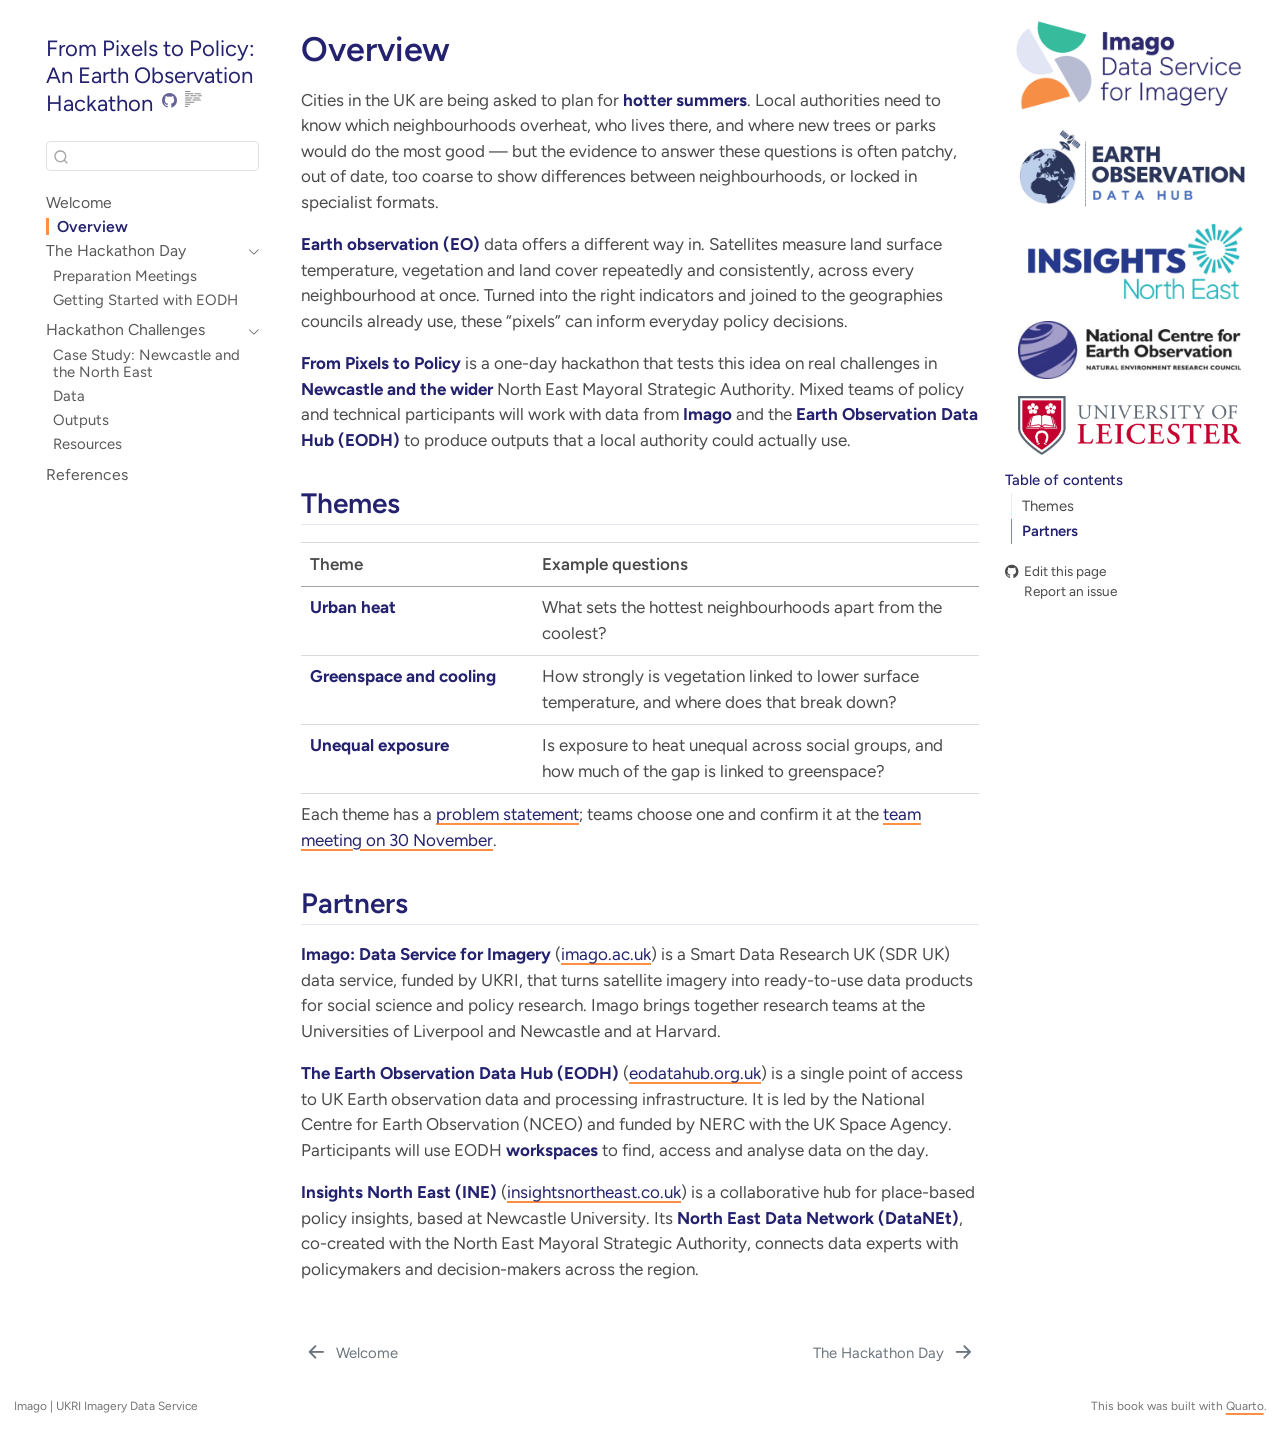
<file: docs/overview.html>
<!DOCTYPE html>
<html xmlns="http://www.w3.org/1999/xhtml" lang="en" xml:lang="en"><head>

<meta charset="utf-8">
<meta name="generator" content="quarto-1.9.36">

<meta name="viewport" content="width=device-width, initial-scale=1.0, user-scalable=yes">


<title>Overview – From Pixels to Policy: An Earth Observation Hackathon</title>
<style>
/* Default styles provided by pandoc.
** See https://pandoc.org/MANUAL.html#variables-for-html for config info.
*/
code{white-space: pre-wrap;}
span.smallcaps{font-variant: small-caps;}
div.columns{display: flex; gap: min(4vw, 1.5em);}
div.column{flex: auto; overflow-x: auto;}
div.hanging-indent{margin-left: 1.5em; text-indent: -1.5em;}
ul.task-list{list-style: none;}
ul.task-list li input[type="checkbox"] {
  width: 0.8em;
  margin: 0 0.8em 0.2em -1em; /* quarto-specific, see https://github.com/quarto-dev/quarto-cli/issues/4556 */ 
  vertical-align: middle;
}
</style>


<script src="site_libs/quarto-nav/quarto-nav.js"></script>
<script src="site_libs/quarto-nav/headroom.min.js"></script>
<script src="site_libs/clipboard/clipboard.min.js"></script>
<script src="site_libs/quarto-search/autocomplete.umd.js"></script>
<script src="site_libs/quarto-search/fuse.min.js"></script>
<script src="site_libs/quarto-search/quarto-search.js"></script>
<meta name="quarto:offset" content="./">
<link href="./workshop.html" rel="next">
<link href="./index.html" rel="prev">
<link href="./assets/Imago-logo.png" rel="icon" type="image/png">
<script src="site_libs/quarto-html/quarto.js" type="module"></script>
<script src="site_libs/quarto-html/tabsets/tabsets.js" type="module"></script>
<script src="site_libs/quarto-html/popper.min.js"></script>
<script src="site_libs/quarto-html/tippy.umd.min.js"></script>
<script src="site_libs/quarto-html/anchor.min.js"></script>
<link href="site_libs/quarto-html/tippy.css" rel="stylesheet">
<link href="site_libs/quarto-html/quarto-syntax-highlighting-845c23b38eaddc0f92fda52bfe77a8c8.css" rel="stylesheet" id="quarto-text-highlighting-styles">
<script src="site_libs/bootstrap/bootstrap.min.js"></script>
<link href="site_libs/bootstrap/bootstrap-icons.css" rel="stylesheet">
<link href="site_libs/bootstrap/bootstrap-cfa430b7423e8e76c37ea45e2c2bcd61.min.css" rel="stylesheet" append-hash="true" id="quarto-bootstrap" data-mode="light">
<script id="quarto-search-options" type="application/json">{
  "location": "sidebar",
  "copy-button": false,
  "collapse-after": 3,
  "panel-placement": "start",
  "type": "textbox",
  "limit": 50,
  "keyboard-shortcut": [
    "f",
    "/",
    "s"
  ],
  "show-item-context": false,
  "language": {
    "search-no-results-text": "No results",
    "search-matching-documents-text": "matching documents",
    "search-copy-link-title": "Copy link to search",
    "search-hide-matches-text": "Hide additional matches",
    "search-more-match-text": "more match in this document",
    "search-more-matches-text": "more matches in this document",
    "search-clear-button-title": "Clear",
    "search-text-placeholder": "",
    "search-detached-cancel-button-title": "Cancel",
    "search-submit-button-title": "Submit",
    "search-label": "Search"
  }
}</script>


</head>

<body class="nav-sidebar floating quarto-light">

<div id="quarto-search-results"></div>
  <header id="quarto-header" class="headroom fixed-top">
  <nav class="quarto-secondary-nav">
    <div class="container-fluid d-flex">
      <button type="button" class="quarto-btn-toggle btn" data-bs-toggle="collapse" role="button" data-bs-target=".quarto-sidebar-collapse-item" aria-controls="quarto-sidebar" aria-expanded="false" aria-label="Toggle sidebar navigation" onclick="if (window.quartoToggleHeadroom) { window.quartoToggleHeadroom(); }">
        <i class="bi bi-layout-text-sidebar-reverse"></i>
      </button>
        <nav class="quarto-page-breadcrumbs" aria-label="breadcrumb"><ol class="breadcrumb"><li class="breadcrumb-item"><a href="./overview.html">Overview</a></li></ol></nav>
        <a class="flex-grow-1" role="navigation" data-bs-toggle="collapse" data-bs-target=".quarto-sidebar-collapse-item" aria-controls="quarto-sidebar" aria-expanded="false" aria-label="Toggle sidebar navigation" onclick="if (window.quartoToggleHeadroom) { window.quartoToggleHeadroom(); }">      
        </a>
      <button type="button" class="btn quarto-search-button" aria-label="Search" onclick="window.quartoOpenSearch();">
        <i class="bi bi-search"></i>
      </button>
    </div>
  </nav>
</header>
<!-- content -->
<div id="quarto-content" class="quarto-container page-columns page-rows-contents page-layout-article">
<!-- sidebar -->
  <nav id="quarto-sidebar" class="sidebar collapse collapse-horizontal quarto-sidebar-collapse-item sidebar-navigation floating overflow-auto">
    <div class="pt-lg-2 mt-2 text-left sidebar-header">
    <div class="sidebar-title mb-0 py-0">
      <a href="./">From Pixels to Policy: An Earth Observation Hackathon</a> 
        <div class="sidebar-tools-main">
    <a href="https://github.com/Imago-SDRUK/Imago-EODH-Hack-2026" title="Source Code" class="quarto-navigation-tool px-1" aria-label="Source Code"><i class="bi bi-github"></i></a>
  <a href="" class="quarto-reader-toggle quarto-navigation-tool px-1" onclick="window.quartoToggleReader(); return false;" title="Toggle reader mode">
  <div class="quarto-reader-toggle-btn">
  <i class="bi"></i>
  </div>
</a>
</div>
    </div>
      </div>
        <div class="mt-2 flex-shrink-0 align-items-center">
        <div class="sidebar-search">
        <div id="quarto-search" class="" title="Search"></div>
        </div>
        </div>
    <div class="sidebar-menu-container"> 
    <ul class="list-unstyled mt-1">
        <li class="sidebar-item">
  <div class="sidebar-item-container"> 
  <a href="./index.html" class="sidebar-item-text sidebar-link">
 <span class="menu-text">Welcome</span></a>
  </div>
</li>
        <li class="sidebar-item">
  <div class="sidebar-item-container"> 
  <a href="./overview.html" class="sidebar-item-text sidebar-link active">
 <span class="menu-text">Overview</span></a>
  </div>
</li>
        <li class="sidebar-item sidebar-item-section">
      <div class="sidebar-item-container"> 
            <a href="./workshop.html" class="sidebar-item-text sidebar-link">
 <span class="menu-text">The Hackathon Day</span></a>
          <a class="sidebar-item-toggle text-start" data-bs-toggle="collapse" data-bs-target="#quarto-sidebar-section-1" role="navigation" aria-expanded="true" aria-label="Toggle section">
            <i class="bi bi-chevron-right ms-2"></i>
          </a> 
      </div>
      <ul id="quarto-sidebar-section-1" class="collapse list-unstyled sidebar-section depth1 show">  
          <li class="sidebar-item">
  <div class="sidebar-item-container"> 
  <a href="./preparation.html" class="sidebar-item-text sidebar-link">
 <span class="menu-text">Preparation Meetings</span></a>
  </div>
</li>
          <li class="sidebar-item">
  <div class="sidebar-item-container"> 
  <a href="./eodh-start.html" class="sidebar-item-text sidebar-link">
 <span class="menu-text">Getting Started with EODH</span></a>
  </div>
</li>
      </ul>
  </li>
        <li class="sidebar-item sidebar-item-section">
      <div class="sidebar-item-container"> 
            <a href="./probstatement.html" class="sidebar-item-text sidebar-link">
 <span class="menu-text">Hackathon Challenges</span></a>
          <a class="sidebar-item-toggle text-start" data-bs-toggle="collapse" data-bs-target="#quarto-sidebar-section-2" role="navigation" aria-expanded="true" aria-label="Toggle section">
            <i class="bi bi-chevron-right ms-2"></i>
          </a> 
      </div>
      <ul id="quarto-sidebar-section-2" class="collapse list-unstyled sidebar-section depth1 show">  
          <li class="sidebar-item">
  <div class="sidebar-item-container"> 
  <a href="./casestudy.html" class="sidebar-item-text sidebar-link">
 <span class="menu-text">Case Study: Newcastle and the North East</span></a>
  </div>
</li>
          <li class="sidebar-item">
  <div class="sidebar-item-container"> 
  <a href="./datasets.html" class="sidebar-item-text sidebar-link">
 <span class="menu-text">Data</span></a>
  </div>
</li>
          <li class="sidebar-item">
  <div class="sidebar-item-container"> 
  <a href="./output.html" class="sidebar-item-text sidebar-link">
 <span class="menu-text">Outputs</span></a>
  </div>
</li>
          <li class="sidebar-item">
  <div class="sidebar-item-container"> 
  <a href="./resources.html" class="sidebar-item-text sidebar-link">
 <span class="menu-text">Resources</span></a>
  </div>
</li>
      </ul>
  </li>
        <li class="sidebar-item">
  <div class="sidebar-item-container"> 
  <a href="./references.html" class="sidebar-item-text sidebar-link">
 <span class="menu-text">References</span></a>
  </div>
</li>
    </ul>
    </div>
</nav>
<div id="quarto-sidebar-glass" class="quarto-sidebar-collapse-item" data-bs-toggle="collapse" data-bs-target=".quarto-sidebar-collapse-item"></div>
<!-- margin-sidebar -->
    <div id="quarto-margin-sidebar" class="sidebar margin-sidebar"><div class="quarto-margin-header"><div class="margin-header-item">
<p><img src="./assets/all_logos.png" class="img-fluid" alt="Imago, Earth Observation Data Hub and Insights North East logos"></p>
<p><img src="./assets/logos/NCEO_logo.jpg" class="partner-logo img-fluid" alt="National Centre for Earth Observation logo"></p>
<p><img src="./assets/logos/UoL_logo.png" class="partner-logo img-fluid" alt="University of Leicester logo"></p>
</div></div>
        <nav id="TOC" role="doc-toc" class="toc-active">
    <h2 id="toc-title">Table of contents</h2>
   
  <ul>
  <li><a href="#themes" id="toc-themes" class="nav-link active" data-scroll-target="#themes">Themes</a></li>
  <li><a href="#partners" id="toc-partners" class="nav-link" data-scroll-target="#partners">Partners</a></li>
  </ul>
<div class="toc-actions"><ul><li><a href="https://github.com/Imago-SDRUK/Imago-EODH-Hack-2026/edit/main/overview.qmd" class="toc-action"><i class="bi bi-github"></i>Edit this page</a></li><li><a href="https://github.com/Imago-SDRUK/Imago-EODH-Hack-2026/issues/new" class="toc-action"><i class="bi empty"></i>Report an issue</a></li></ul></div></nav>
    </div>
<!-- main -->
<main class="content" id="quarto-document-content">

<header id="title-block-header" class="quarto-title-block default">
<div class="quarto-title">
<h1 class="title"><span id="sec-overview" class="quarto-section-identifier">Overview</span></h1>
</div>



<div class="quarto-title-meta">

    
  
    
  </div>
  


</header>


<p>Cities in the UK are being asked to plan for <strong>hotter summers</strong>. Local authorities need to know which neighbourhoods overheat, who lives there, and where new trees or parks would do the most good — but the evidence to answer these questions is often patchy, out of date, too coarse to show differences between neighbourhoods, or locked in specialist formats.</p>
<p><strong>Earth observation (EO)</strong> data offers a different way in. Satellites measure land surface temperature, vegetation and land cover repeatedly and consistently, across every neighbourhood at once. Turned into the right indicators and joined to the geographies councils already use, these “pixels” can inform everyday policy decisions.</p>
<p><strong>From Pixels to Policy</strong> is a one-day hackathon that tests this idea on real challenges in <strong>Newcastle and the wider</strong> North East Mayoral Strategic Authority. Mixed teams of policy and technical participants will work with data from <strong>Imago</strong> and the <strong>Earth Observation Data Hub (EODH)</strong> to produce outputs that a local authority could actually use.</p>
<section id="themes" class="level2 unnumbered">
<h2 class="unnumbered anchored" data-anchor-id="themes">Themes</h2>
<table class="caption-top table">
<colgroup>
<col style="width: 34%">
<col style="width: 65%">
</colgroup>
<thead>
<tr class="header">
<th>Theme</th>
<th>Example questions</th>
</tr>
</thead>
<tbody>
<tr class="odd">
<td><strong>Urban heat</strong></td>
<td>What sets the hottest neighbourhoods apart from the coolest?</td>
</tr>
<tr class="even">
<td><strong>Greenspace and cooling</strong></td>
<td>How strongly is vegetation linked to lower surface temperature, and where does that break down?</td>
</tr>
<tr class="odd">
<td><strong>Unequal exposure</strong></td>
<td>Is exposure to heat unequal across social groups, and how much of the gap is linked to greenspace?</td>
</tr>
</tbody>
</table>
<p>Each theme has a <a href="./probstatement.html">problem statement</a>; teams choose one and confirm it at the <a href="./preparation.html">team meeting on 30 November</a>.</p>
</section>
<section id="partners" class="level2 unnumbered">
<h2 class="unnumbered anchored" data-anchor-id="partners">Partners</h2>
<p><strong>Imago: Data Service for Imagery</strong> (<a href="https://imago.ac.uk/">imago.ac.uk</a>) is a Smart Data Research UK (SDR UK) data service, funded by UKRI, that turns satellite imagery into ready-to-use data products for social science and policy research. Imago brings together research teams at the Universities of Liverpool and Newcastle and at Harvard.</p>
<p><strong>The Earth Observation Data Hub (EODH)</strong> (<a href="https://eodatahub.org.uk/">eodatahub.org.uk</a>) is a single point of access to UK Earth observation data and processing infrastructure. It is led by the National Centre for Earth Observation (NCEO) and funded by NERC with the UK Space Agency. Participants will use EODH <strong>workspaces</strong> to find, access and analyse data on the day.</p>
<p><strong>Insights North East (INE)</strong> (<a href="https://insightsnortheast.co.uk/">insightsnortheast.co.uk</a>) is a collaborative hub for place-based policy insights, based at Newcastle University. Its <strong>North East Data Network (DataNEt)</strong>, co-created with the North East Mayoral Strategic Authority, connects data experts with policymakers and decision-makers across the region.</p>


</section>

</main> <!-- /main -->
<script id="quarto-html-after-body" type="application/javascript">
  window.document.addEventListener("DOMContentLoaded", function (event) {
    const icon = "";
    const anchorJS = new window.AnchorJS();
    anchorJS.options = {
      placement: 'right',
      icon: icon
    };
    anchorJS.add('.anchored');
    const isCodeAnnotation = (el) => {
      for (const clz of el.classList) {
        if (clz.startsWith('code-annotation-')) {                     
          return true;
        }
      }
      return false;
    }
    const onCopySuccess = function(e) {
      // button target
      const button = e.trigger;
      // don't keep focus
      button.blur();
      // flash "checked"
      button.classList.add('code-copy-button-checked');
      var currentTitle = button.getAttribute("title");
      button.setAttribute("title", "Copied!");
      let tooltip;
      if (window.bootstrap) {
        button.setAttribute("data-bs-toggle", "tooltip");
        button.setAttribute("data-bs-placement", "left");
        button.setAttribute("data-bs-title", "Copied!");
        tooltip = new bootstrap.Tooltip(button, 
          { trigger: "manual", 
            customClass: "code-copy-button-tooltip",
            offset: [0, -8]});
        tooltip.show();    
      }
      setTimeout(function() {
        if (tooltip) {
          tooltip.hide();
          button.removeAttribute("data-bs-title");
          button.removeAttribute("data-bs-toggle");
          button.removeAttribute("data-bs-placement");
        }
        button.setAttribute("title", currentTitle);
        button.classList.remove('code-copy-button-checked');
      }, 1000);
      // clear code selection
      e.clearSelection();
    }
    const getTextToCopy = function(trigger) {
      const outerScaffold = trigger.parentElement.cloneNode(true);
      const codeEl = outerScaffold.querySelector('code');
      for (const childEl of codeEl.children) {
        if (isCodeAnnotation(childEl)) {
          childEl.remove();
        }
      }
      return codeEl.innerText;
    }
    const clipboard = new window.ClipboardJS('.code-copy-button:not([data-in-quarto-modal])', {
      text: getTextToCopy
    });
    clipboard.on('success', onCopySuccess);
    if (window.document.getElementById('quarto-embedded-source-code-modal')) {
      const clipboardModal = new window.ClipboardJS('.code-copy-button[data-in-quarto-modal]', {
        text: getTextToCopy,
        container: window.document.getElementById('quarto-embedded-source-code-modal')
      });
      clipboardModal.on('success', onCopySuccess);
    }
      var localhostRegex = new RegExp(/^(?:http|https):\/\/localhost\:?[0-9]*\//);
      var mailtoRegex = new RegExp(/^mailto:/);
        var filterRegex = new RegExp("https:\/\/imago-sdruk\.github\.io\/Imago-EODH-Hack-2026");
      var isInternal = (href) => {
          return filterRegex.test(href) || localhostRegex.test(href) || mailtoRegex.test(href);
      }
      // Inspect non-navigation links and adorn them if external
     var links = window.document.querySelectorAll('a[href]:not(.nav-link):not(.navbar-brand):not(.toc-action):not(.sidebar-link):not(.sidebar-item-toggle):not(.pagination-link):not(.no-external):not([aria-hidden]):not(.dropdown-item):not(.quarto-navigation-tool):not(.about-link)');
      for (var i=0; i<links.length; i++) {
        const link = links[i];
        if (!isInternal(link.href)) {
          // undo the damage that might have been done by quarto-nav.js in the case of
          // links that we want to consider external
          if (link.dataset.originalHref !== undefined) {
            link.href = link.dataset.originalHref;
          }
        }
      }
    function tippyHover(el, contentFn, onTriggerFn, onUntriggerFn) {
      const config = {
        allowHTML: true,
        maxWidth: 500,
        delay: 100,
        arrow: false,
        appendTo: function(el) {
            return el.parentElement;
        },
        interactive: true,
        interactiveBorder: 10,
        theme: 'quarto',
        placement: 'bottom-start',
      };
      if (contentFn) {
        config.content = contentFn;
      }
      if (onTriggerFn) {
        config.onTrigger = onTriggerFn;
      }
      if (onUntriggerFn) {
        config.onUntrigger = onUntriggerFn;
      }
      window.tippy(el, config); 
    }
    const noterefs = window.document.querySelectorAll('a[role="doc-noteref"]');
    for (var i=0; i<noterefs.length; i++) {
      const ref = noterefs[i];
      tippyHover(ref, function() {
        // use id or data attribute instead here
        let href = ref.getAttribute('data-footnote-href') || ref.getAttribute('href');
        try { href = new URL(href).hash; } catch {}
        const id = href.replace(/^#\/?/, "");
        const note = window.document.getElementById(id);
        if (note) {
          return note.innerHTML;
        } else {
          return "";
        }
      });
    }
    const xrefs = window.document.querySelectorAll('a.quarto-xref');
    const processXRef = (id, note) => {
      // Strip column container classes
      const stripColumnClz = (el) => {
        el.classList.remove("page-full", "page-columns");
        if (el.children) {
          for (const child of el.children) {
            stripColumnClz(child);
          }
        }
      }
      stripColumnClz(note)
      if (id === null || id.startsWith('sec-')) {
        // Special case sections, only their first couple elements
        const container = document.createElement("div");
        if (note.children && note.children.length > 2) {
          container.appendChild(note.children[0].cloneNode(true));
          for (let i = 1; i < note.children.length; i++) {
            const child = note.children[i];
            if (child.tagName === "P" && child.innerText === "") {
              continue;
            } else {
              container.appendChild(child.cloneNode(true));
              break;
            }
          }
          if (window.Quarto?.typesetMath) {
            window.Quarto.typesetMath(container);
          }
          return container.innerHTML
        } else {
          if (window.Quarto?.typesetMath) {
            window.Quarto.typesetMath(note);
          }
          return note.innerHTML;
        }
      } else {
        // Remove any anchor links if they are present
        const anchorLink = note.querySelector('a.anchorjs-link');
        if (anchorLink) {
          anchorLink.remove();
        }
        if (window.Quarto?.typesetMath) {
          window.Quarto.typesetMath(note);
        }
        if (note.classList.contains("callout")) {
          return note.outerHTML;
        } else {
          return note.innerHTML;
        }
      }
    }
    for (var i=0; i<xrefs.length; i++) {
      const xref = xrefs[i];
      tippyHover(xref, undefined, function(instance) {
        instance.disable();
        let url = xref.getAttribute('href');
        let hash = undefined; 
        if (url.startsWith('#')) {
          hash = url;
        } else {
          try { hash = new URL(url).hash; } catch {}
        }
        if (hash) {
          const id = hash.replace(/^#\/?/, "");
          const note = window.document.getElementById(id);
          if (note !== null) {
            try {
              const html = processXRef(id, note.cloneNode(true));
              instance.setContent(html);
            } finally {
              instance.enable();
              instance.show();
            }
          } else {
            // See if we can fetch this
            fetch(url.split('#')[0])
            .then(res => res.text())
            .then(html => {
              const parser = new DOMParser();
              const htmlDoc = parser.parseFromString(html, "text/html");
              const note = htmlDoc.getElementById(id);
              if (note !== null) {
                const html = processXRef(id, note);
                instance.setContent(html);
              } 
            }).finally(() => {
              instance.enable();
              instance.show();
            });
          }
        } else {
          // See if we can fetch a full url (with no hash to target)
          // This is a special case and we should probably do some content thinning / targeting
          fetch(url)
          .then(res => res.text())
          .then(html => {
            const parser = new DOMParser();
            const htmlDoc = parser.parseFromString(html, "text/html");
            const note = htmlDoc.querySelector('main.content');
            if (note !== null) {
              // This should only happen for chapter cross references
              // (since there is no id in the URL)
              // remove the first header
              if (note.children.length > 0 && note.children[0].tagName === "HEADER") {
                note.children[0].remove();
              }
              const html = processXRef(null, note);
              instance.setContent(html);
            } 
          }).finally(() => {
            instance.enable();
            instance.show();
          });
        }
      }, function(instance) {
      });
    }
        let selectedAnnoteEl;
        const selectorForAnnotation = ( cell, annotation) => {
          let cellAttr = 'data-code-cell="' + cell + '"';
          let lineAttr = 'data-code-annotation="' +  annotation + '"';
          const selector = 'span[' + cellAttr + '][' + lineAttr + ']';
          return selector;
        }
        const selectCodeLines = (annoteEl) => {
          const doc = window.document;
          const targetCell = annoteEl.getAttribute("data-target-cell");
          const targetAnnotation = annoteEl.getAttribute("data-target-annotation");
          const annoteSpan = window.document.querySelector(selectorForAnnotation(targetCell, targetAnnotation));
          const lines = annoteSpan.getAttribute("data-code-lines").split(",");
          const lineIds = lines.map((line) => {
            return targetCell + "-" + line;
          })
          let top = null;
          let height = null;
          let parent = null;
          if (lineIds.length > 0) {
              //compute the position of the single el (top and bottom and make a div)
              const el = window.document.getElementById(lineIds[0]);
              top = el.offsetTop;
              height = el.offsetHeight;
              parent = el.parentElement.parentElement;
            if (lineIds.length > 1) {
              const lastEl = window.document.getElementById(lineIds[lineIds.length - 1]);
              const bottom = lastEl.offsetTop + lastEl.offsetHeight;
              height = bottom - top;
            }
            if (top !== null && height !== null && parent !== null) {
              // cook up a div (if necessary) and position it 
              let div = window.document.getElementById("code-annotation-line-highlight");
              if (div === null) {
                div = window.document.createElement("div");
                div.setAttribute("id", "code-annotation-line-highlight");
                div.style.position = 'absolute';
                parent.appendChild(div);
              }
              div.style.top = top - 2 + "px";
              div.style.height = height + 4 + "px";
              div.style.left = 0;
              let gutterDiv = window.document.getElementById("code-annotation-line-highlight-gutter");
              if (gutterDiv === null) {
                gutterDiv = window.document.createElement("div");
                gutterDiv.setAttribute("id", "code-annotation-line-highlight-gutter");
                gutterDiv.style.position = 'absolute';
                const codeCell = window.document.getElementById(targetCell);
                const gutter = codeCell.querySelector('.code-annotation-gutter');
                gutter.appendChild(gutterDiv);
              }
              gutterDiv.style.top = top - 2 + "px";
              gutterDiv.style.height = height + 4 + "px";
            }
            selectedAnnoteEl = annoteEl;
          }
        };
        const unselectCodeLines = () => {
          const elementsIds = ["code-annotation-line-highlight", "code-annotation-line-highlight-gutter"];
          elementsIds.forEach((elId) => {
            const div = window.document.getElementById(elId);
            if (div) {
              div.remove();
            }
          });
          selectedAnnoteEl = undefined;
        };
          // Handle positioning of the toggle
      window.addEventListener(
        "resize",
        throttle(() => {
          elRect = undefined;
          if (selectedAnnoteEl) {
            selectCodeLines(selectedAnnoteEl);
          }
        }, 10)
      );
      function throttle(fn, ms) {
      let throttle = false;
      let timer;
        return (...args) => {
          if(!throttle) { // first call gets through
              fn.apply(this, args);
              throttle = true;
          } else { // all the others get throttled
              if(timer) clearTimeout(timer); // cancel #2
              timer = setTimeout(() => {
                fn.apply(this, args);
                timer = throttle = false;
              }, ms);
          }
        };
      }
        // Attach click handler to the DT
        const annoteDls = window.document.querySelectorAll('dt[data-target-cell]');
        for (const annoteDlNode of annoteDls) {
          annoteDlNode.addEventListener('click', (event) => {
            const clickedEl = event.target;
            if (clickedEl !== selectedAnnoteEl) {
              unselectCodeLines();
              const activeEl = window.document.querySelector('dt[data-target-cell].code-annotation-active');
              if (activeEl) {
                activeEl.classList.remove('code-annotation-active');
              }
              selectCodeLines(clickedEl);
              clickedEl.classList.add('code-annotation-active');
            } else {
              // Unselect the line
              unselectCodeLines();
              clickedEl.classList.remove('code-annotation-active');
            }
          });
        }
    const findCites = (el) => {
      const parentEl = el.parentElement;
      if (parentEl) {
        const cites = parentEl.dataset.cites;
        if (cites) {
          return {
            el,
            cites: cites.split(' ')
          };
        } else {
          return findCites(el.parentElement)
        }
      } else {
        return undefined;
      }
    };
    var bibliorefs = window.document.querySelectorAll('a[role="doc-biblioref"]');
    for (var i=0; i<bibliorefs.length; i++) {
      const ref = bibliorefs[i];
      const citeInfo = findCites(ref);
      if (citeInfo) {
        tippyHover(citeInfo.el, function() {
          var popup = window.document.createElement('div');
          citeInfo.cites.forEach(function(cite) {
            var citeDiv = window.document.createElement('div');
            citeDiv.classList.add('hanging-indent');
            citeDiv.classList.add('csl-entry');
            var biblioDiv = window.document.getElementById('ref-' + cite);
            if (biblioDiv) {
              citeDiv.innerHTML = biblioDiv.innerHTML;
            }
            popup.appendChild(citeDiv);
          });
          return popup.innerHTML;
        });
      }
    }
  });
  </script>
<nav class="page-navigation">
  <div class="nav-page nav-page-previous">
      <a href="./index.html" class="pagination-link" aria-label="Welcome">
        <i class="bi bi-arrow-left-short"></i> <span class="nav-page-text">Welcome</span>
      </a>          
  </div>
  <div class="nav-page nav-page-next">
      <a href="./workshop.html" class="pagination-link" aria-label="The Hackathon Day">
        <span class="nav-page-text">The Hackathon Day</span> <i class="bi bi-arrow-right-short"></i>
      </a>
  </div>
</nav>
</div> <!-- /content -->
<footer class="footer">
  <div class="nav-footer">
    <div class="nav-footer-left">
<p>Imago | UKRI Imagery Data Service</p>
</div>   
    <div class="nav-footer-center">
      &nbsp;
    <div class="toc-actions d-sm-block d-md-none"><ul><li><a href="https://github.com/Imago-SDRUK/Imago-EODH-Hack-2026/edit/main/overview.qmd" class="toc-action"><i class="bi bi-github"></i>Edit this page</a></li><li><a href="https://github.com/Imago-SDRUK/Imago-EODH-Hack-2026/issues/new" class="toc-action"><i class="bi empty"></i>Report an issue</a></li></ul></div></div>
    <div class="nav-footer-right">
<p>This book was built with <a href="https://quarto.org/">Quarto</a>.</p>
</div>
  </div>
</footer>




</body></html>
</file>
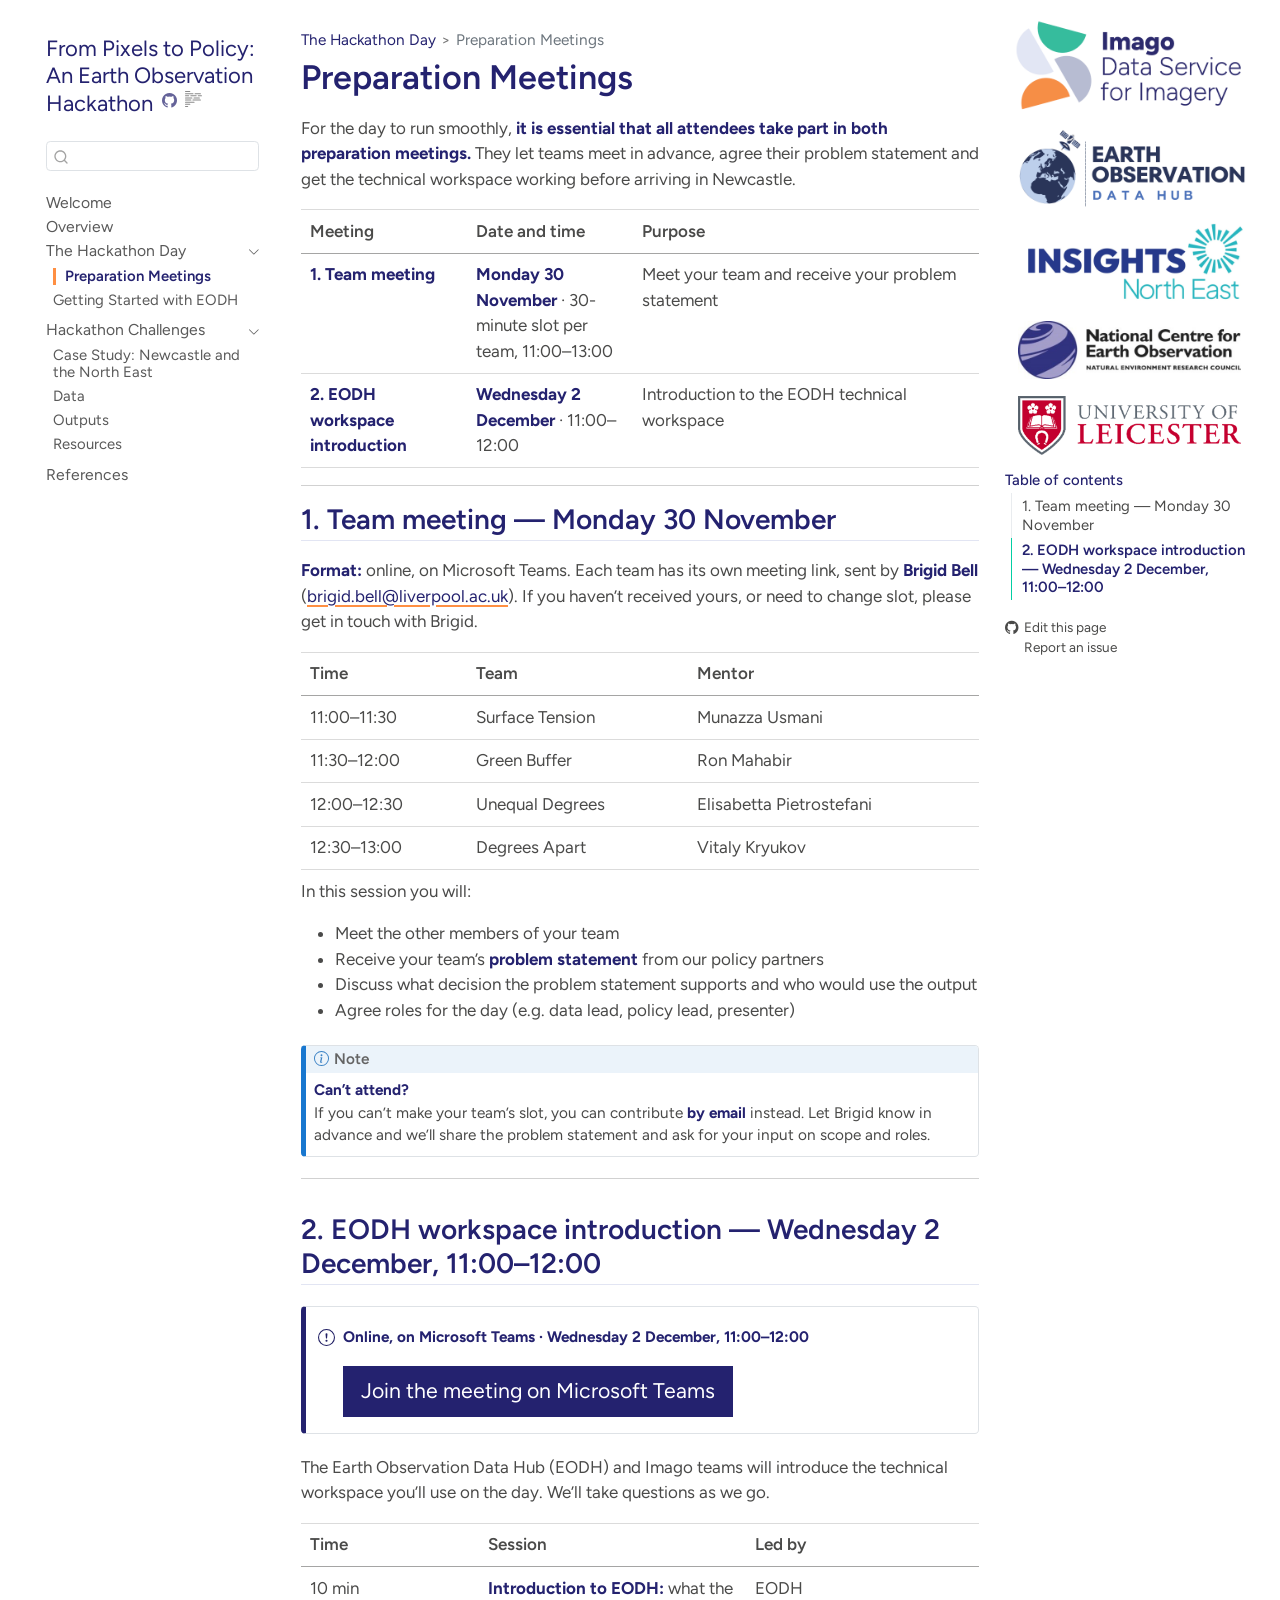
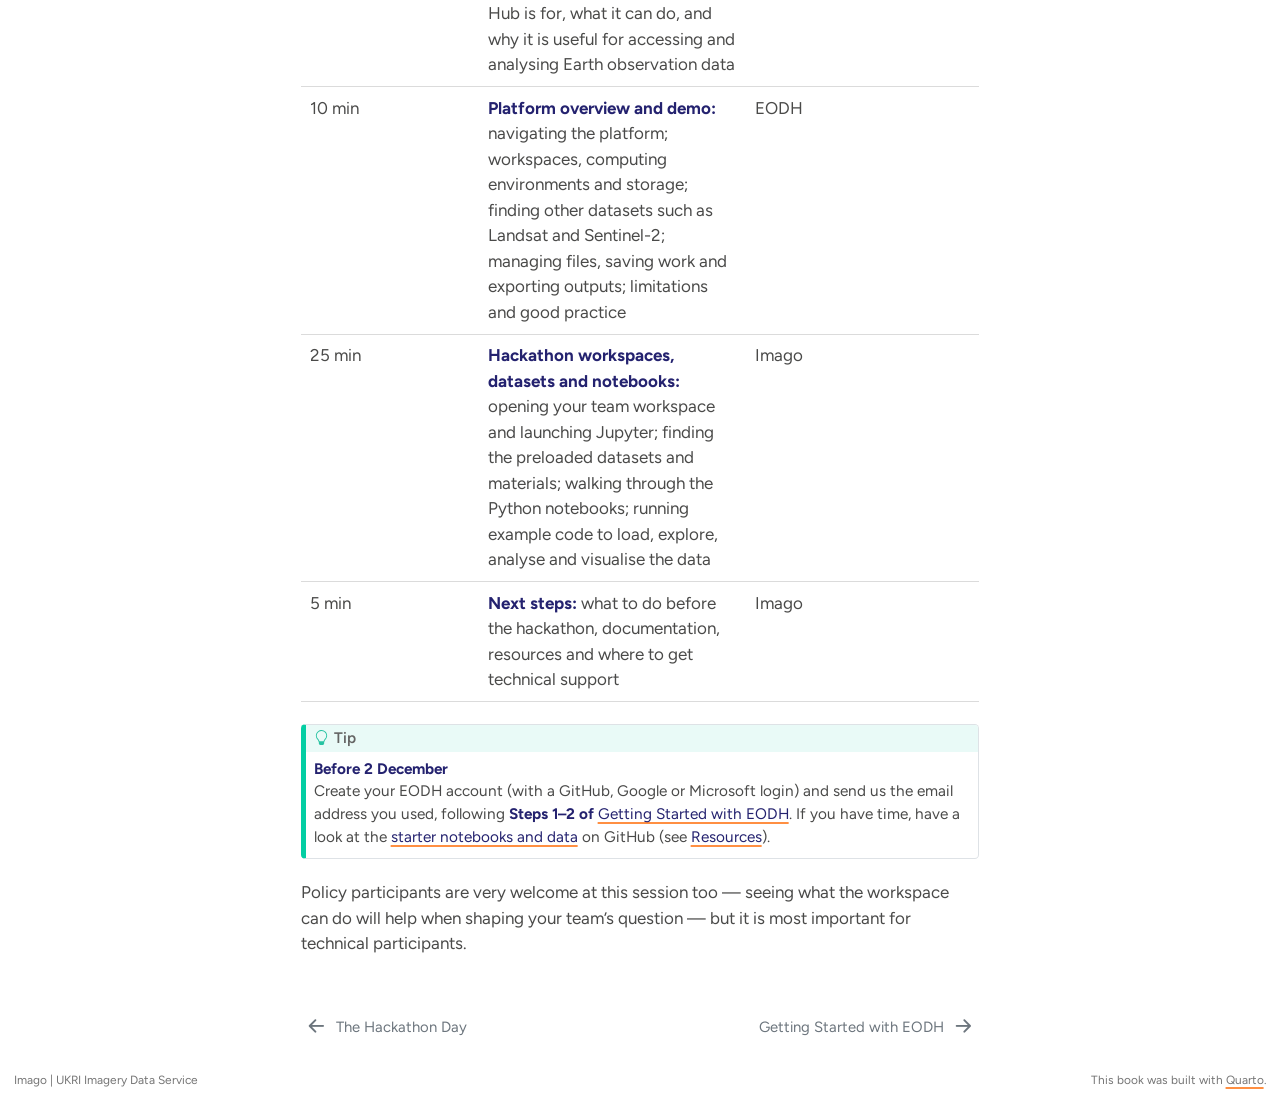
<file: docs/preparation.html>
<!DOCTYPE html>
<html xmlns="http://www.w3.org/1999/xhtml" lang="en" xml:lang="en"><head>

<meta charset="utf-8">
<meta name="generator" content="quarto-1.9.36">

<meta name="viewport" content="width=device-width, initial-scale=1.0, user-scalable=yes">


<title>Preparation Meetings – From Pixels to Policy: An Earth Observation Hackathon</title>
<style>
/* Default styles provided by pandoc.
** See https://pandoc.org/MANUAL.html#variables-for-html for config info.
*/
code{white-space: pre-wrap;}
span.smallcaps{font-variant: small-caps;}
div.columns{display: flex; gap: min(4vw, 1.5em);}
div.column{flex: auto; overflow-x: auto;}
div.hanging-indent{margin-left: 1.5em; text-indent: -1.5em;}
ul.task-list{list-style: none;}
ul.task-list li input[type="checkbox"] {
  width: 0.8em;
  margin: 0 0.8em 0.2em -1em; /* quarto-specific, see https://github.com/quarto-dev/quarto-cli/issues/4556 */ 
  vertical-align: middle;
}
</style>


<script src="site_libs/quarto-nav/quarto-nav.js"></script>
<script src="site_libs/quarto-nav/headroom.min.js"></script>
<script src="site_libs/clipboard/clipboard.min.js"></script>
<script src="site_libs/quarto-search/autocomplete.umd.js"></script>
<script src="site_libs/quarto-search/fuse.min.js"></script>
<script src="site_libs/quarto-search/quarto-search.js"></script>
<meta name="quarto:offset" content="./">
<link href="./eodh-start.html" rel="next">
<link href="./workshop.html" rel="prev">
<link href="./assets/Imago-logo.png" rel="icon" type="image/png">
<script src="site_libs/quarto-html/quarto.js" type="module"></script>
<script src="site_libs/quarto-html/tabsets/tabsets.js" type="module"></script>
<script src="site_libs/quarto-html/popper.min.js"></script>
<script src="site_libs/quarto-html/tippy.umd.min.js"></script>
<script src="site_libs/quarto-html/anchor.min.js"></script>
<link href="site_libs/quarto-html/tippy.css" rel="stylesheet">
<link href="site_libs/quarto-html/quarto-syntax-highlighting-845c23b38eaddc0f92fda52bfe77a8c8.css" rel="stylesheet" id="quarto-text-highlighting-styles">
<script src="site_libs/bootstrap/bootstrap.min.js"></script>
<link href="site_libs/bootstrap/bootstrap-icons.css" rel="stylesheet">
<link href="site_libs/bootstrap/bootstrap-cfa430b7423e8e76c37ea45e2c2bcd61.min.css" rel="stylesheet" append-hash="true" id="quarto-bootstrap" data-mode="light">
<script id="quarto-search-options" type="application/json">{
  "location": "sidebar",
  "copy-button": false,
  "collapse-after": 3,
  "panel-placement": "start",
  "type": "textbox",
  "limit": 50,
  "keyboard-shortcut": [
    "f",
    "/",
    "s"
  ],
  "show-item-context": false,
  "language": {
    "search-no-results-text": "No results",
    "search-matching-documents-text": "matching documents",
    "search-copy-link-title": "Copy link to search",
    "search-hide-matches-text": "Hide additional matches",
    "search-more-match-text": "more match in this document",
    "search-more-matches-text": "more matches in this document",
    "search-clear-button-title": "Clear",
    "search-text-placeholder": "",
    "search-detached-cancel-button-title": "Cancel",
    "search-submit-button-title": "Submit",
    "search-label": "Search"
  }
}</script>


</head>

<body class="nav-sidebar floating quarto-light">

<div id="quarto-search-results"></div>
  <header id="quarto-header" class="headroom fixed-top">
  <nav class="quarto-secondary-nav">
    <div class="container-fluid d-flex">
      <button type="button" class="quarto-btn-toggle btn" data-bs-toggle="collapse" role="button" data-bs-target=".quarto-sidebar-collapse-item" aria-controls="quarto-sidebar" aria-expanded="false" aria-label="Toggle sidebar navigation" onclick="if (window.quartoToggleHeadroom) { window.quartoToggleHeadroom(); }">
        <i class="bi bi-layout-text-sidebar-reverse"></i>
      </button>
        <nav class="quarto-page-breadcrumbs" aria-label="breadcrumb"><ol class="breadcrumb"><li class="breadcrumb-item"><a href="./workshop.html">The Hackathon Day</a></li><li class="breadcrumb-item"><a href="./preparation.html">Preparation Meetings</a></li></ol></nav>
        <a class="flex-grow-1" role="navigation" data-bs-toggle="collapse" data-bs-target=".quarto-sidebar-collapse-item" aria-controls="quarto-sidebar" aria-expanded="false" aria-label="Toggle sidebar navigation" onclick="if (window.quartoToggleHeadroom) { window.quartoToggleHeadroom(); }">      
        </a>
      <button type="button" class="btn quarto-search-button" aria-label="Search" onclick="window.quartoOpenSearch();">
        <i class="bi bi-search"></i>
      </button>
    </div>
  </nav>
</header>
<!-- content -->
<div id="quarto-content" class="quarto-container page-columns page-rows-contents page-layout-article">
<!-- sidebar -->
  <nav id="quarto-sidebar" class="sidebar collapse collapse-horizontal quarto-sidebar-collapse-item sidebar-navigation floating overflow-auto">
    <div class="pt-lg-2 mt-2 text-left sidebar-header">
    <div class="sidebar-title mb-0 py-0">
      <a href="./">From Pixels to Policy: An Earth Observation Hackathon</a> 
        <div class="sidebar-tools-main">
    <a href="https://github.com/Imago-SDRUK/Imago-EODH-Hack-2026" title="Source Code" class="quarto-navigation-tool px-1" aria-label="Source Code"><i class="bi bi-github"></i></a>
  <a href="" class="quarto-reader-toggle quarto-navigation-tool px-1" onclick="window.quartoToggleReader(); return false;" title="Toggle reader mode">
  <div class="quarto-reader-toggle-btn">
  <i class="bi"></i>
  </div>
</a>
</div>
    </div>
      </div>
        <div class="mt-2 flex-shrink-0 align-items-center">
        <div class="sidebar-search">
        <div id="quarto-search" class="" title="Search"></div>
        </div>
        </div>
    <div class="sidebar-menu-container"> 
    <ul class="list-unstyled mt-1">
        <li class="sidebar-item">
  <div class="sidebar-item-container"> 
  <a href="./index.html" class="sidebar-item-text sidebar-link">
 <span class="menu-text">Welcome</span></a>
  </div>
</li>
        <li class="sidebar-item">
  <div class="sidebar-item-container"> 
  <a href="./overview.html" class="sidebar-item-text sidebar-link">
 <span class="menu-text">Overview</span></a>
  </div>
</li>
        <li class="sidebar-item sidebar-item-section">
      <div class="sidebar-item-container"> 
            <a href="./workshop.html" class="sidebar-item-text sidebar-link">
 <span class="menu-text">The Hackathon Day</span></a>
          <a class="sidebar-item-toggle text-start" data-bs-toggle="collapse" data-bs-target="#quarto-sidebar-section-1" role="navigation" aria-expanded="true" aria-label="Toggle section">
            <i class="bi bi-chevron-right ms-2"></i>
          </a> 
      </div>
      <ul id="quarto-sidebar-section-1" class="collapse list-unstyled sidebar-section depth1 show">  
          <li class="sidebar-item">
  <div class="sidebar-item-container"> 
  <a href="./preparation.html" class="sidebar-item-text sidebar-link active">
 <span class="menu-text">Preparation Meetings</span></a>
  </div>
</li>
          <li class="sidebar-item">
  <div class="sidebar-item-container"> 
  <a href="./eodh-start.html" class="sidebar-item-text sidebar-link">
 <span class="menu-text">Getting Started with EODH</span></a>
  </div>
</li>
      </ul>
  </li>
        <li class="sidebar-item sidebar-item-section">
      <div class="sidebar-item-container"> 
            <a href="./probstatement.html" class="sidebar-item-text sidebar-link">
 <span class="menu-text">Hackathon Challenges</span></a>
          <a class="sidebar-item-toggle text-start" data-bs-toggle="collapse" data-bs-target="#quarto-sidebar-section-2" role="navigation" aria-expanded="true" aria-label="Toggle section">
            <i class="bi bi-chevron-right ms-2"></i>
          </a> 
      </div>
      <ul id="quarto-sidebar-section-2" class="collapse list-unstyled sidebar-section depth1 show">  
          <li class="sidebar-item">
  <div class="sidebar-item-container"> 
  <a href="./casestudy.html" class="sidebar-item-text sidebar-link">
 <span class="menu-text">Case Study: Newcastle and the North East</span></a>
  </div>
</li>
          <li class="sidebar-item">
  <div class="sidebar-item-container"> 
  <a href="./datasets.html" class="sidebar-item-text sidebar-link">
 <span class="menu-text">Data</span></a>
  </div>
</li>
          <li class="sidebar-item">
  <div class="sidebar-item-container"> 
  <a href="./output.html" class="sidebar-item-text sidebar-link">
 <span class="menu-text">Outputs</span></a>
  </div>
</li>
          <li class="sidebar-item">
  <div class="sidebar-item-container"> 
  <a href="./resources.html" class="sidebar-item-text sidebar-link">
 <span class="menu-text">Resources</span></a>
  </div>
</li>
      </ul>
  </li>
        <li class="sidebar-item">
  <div class="sidebar-item-container"> 
  <a href="./references.html" class="sidebar-item-text sidebar-link">
 <span class="menu-text">References</span></a>
  </div>
</li>
    </ul>
    </div>
</nav>
<div id="quarto-sidebar-glass" class="quarto-sidebar-collapse-item" data-bs-toggle="collapse" data-bs-target=".quarto-sidebar-collapse-item"></div>
<!-- margin-sidebar -->
    <div id="quarto-margin-sidebar" class="sidebar margin-sidebar"><div class="quarto-margin-header"><div class="margin-header-item">
<p><img src="./assets/all_logos.png" class="img-fluid" alt="Imago, Earth Observation Data Hub and Insights North East logos"></p>
<p><img src="./assets/logos/NCEO_logo.jpg" class="partner-logo img-fluid" alt="National Centre for Earth Observation logo"></p>
<p><img src="./assets/logos/UoL_logo.png" class="partner-logo img-fluid" alt="University of Leicester logo"></p>
</div></div>
        <nav id="TOC" role="doc-toc" class="toc-active">
    <h2 id="toc-title">Table of contents</h2>
   
  <ul>
  <li><a href="#team-meeting-monday-30-november" id="toc-team-meeting-monday-30-november" class="nav-link active" data-scroll-target="#team-meeting-monday-30-november">1. Team meeting — Monday 30 November</a></li>
  <li><a href="#eodh-workspace-introduction-wednesday-2-december-11001200" id="toc-eodh-workspace-introduction-wednesday-2-december-11001200" class="nav-link" data-scroll-target="#eodh-workspace-introduction-wednesday-2-december-11001200">2. EODH workspace introduction — Wednesday 2 December, 11:00–12:00</a></li>
  </ul>
<div class="toc-actions"><ul><li><a href="https://github.com/Imago-SDRUK/Imago-EODH-Hack-2026/edit/main/preparation.qmd" class="toc-action"><i class="bi bi-github"></i>Edit this page</a></li><li><a href="https://github.com/Imago-SDRUK/Imago-EODH-Hack-2026/issues/new" class="toc-action"><i class="bi empty"></i>Report an issue</a></li></ul></div></nav>
    </div>
<!-- main -->
<main class="content" id="quarto-document-content">

<header id="title-block-header" class="quarto-title-block default"><nav class="quarto-page-breadcrumbs quarto-title-breadcrumbs d-none d-lg-block" aria-label="breadcrumb"><ol class="breadcrumb"><li class="breadcrumb-item"><a href="./workshop.html">The Hackathon Day</a></li><li class="breadcrumb-item"><a href="./preparation.html">Preparation Meetings</a></li></ol></nav>
<div class="quarto-title">
<h1 class="title"><span id="sec-preparation" class="quarto-section-identifier">Preparation Meetings</span></h1>
</div>



<div class="quarto-title-meta">

    
  
    
  </div>
  


</header>


<p>For the day to run smoothly, <strong>it is essential that all attendees take part in both preparation meetings.</strong> They let teams meet in advance, agree their problem statement and get the technical workspace working before arriving in Newcastle.</p>
<table class="caption-top table">
<colgroup>
<col style="width: 24%">
<col style="width: 24%">
<col style="width: 50%">
</colgroup>
<thead>
<tr class="header">
<th>Meeting</th>
<th>Date and time</th>
<th>Purpose</th>
</tr>
</thead>
<tbody>
<tr class="odd">
<td><strong>1. Team meeting</strong></td>
<td><strong>Monday 30 November</strong> · 30-minute slot per team, 11:00–13:00</td>
<td>Meet your team and receive your problem statement</td>
</tr>
<tr class="even">
<td><strong>2. EODH workspace introduction</strong></td>
<td><strong>Wednesday 2 December</strong> · 11:00–12:00</td>
<td>Introduction to the EODH technical workspace</td>
</tr>
</tbody>
</table>
<hr>
<section id="team-meeting-monday-30-november" class="level2 unnumbered">
<h2 class="unnumbered anchored" data-anchor-id="team-meeting-monday-30-november">1. Team meeting — Monday 30 November</h2>
<p><strong>Format:</strong> online, on Microsoft Teams. Each team has its own meeting link, sent by <strong>Brigid Bell</strong> (<a href="mailto:brigid.bell@liverpool.ac.uk">brigid.bell@liverpool.ac.uk</a>). If you haven’t received yours, or need to change slot, please get in touch with Brigid.</p>
<table class="caption-top table">
<thead>
<tr class="header">
<th>Time</th>
<th>Team</th>
<th>Mentor</th>
</tr>
</thead>
<tbody>
<tr class="odd">
<td>11:00–11:30</td>
<td>Surface Tension</td>
<td>Munazza Usmani</td>
</tr>
<tr class="even">
<td>11:30–12:00</td>
<td>Green Buffer</td>
<td>Ron Mahabir</td>
</tr>
<tr class="odd">
<td>12:00–12:30</td>
<td>Unequal Degrees</td>
<td>Elisabetta Pietrostefani</td>
</tr>
<tr class="even">
<td>12:30–13:00</td>
<td>Degrees Apart</td>
<td>Vitaly Kryukov</td>
</tr>
</tbody>
</table>
<p>In this session you will:</p>
<ul>
<li>Meet the other members of your team</li>
<li>Receive your team’s <strong>problem statement</strong> from our policy partners</li>
<li>Discuss what decision the problem statement supports and who would use the output</li>
<li>Agree roles for the day (e.g.&nbsp;data lead, policy lead, presenter)</li>
</ul>
<div class="callout callout-style-default callout-note callout-titled">
<div class="callout-header d-flex align-content-center">
<div class="callout-icon-container">
<i class="callout-icon"></i>
</div>
<div class="callout-title-container flex-fill">
Note
</div>
</div>
<div class="callout-body-container callout-body">
<p><strong>Can’t attend?</strong><br>
If you can’t make your team’s slot, you can contribute <strong>by email</strong> instead. Let Brigid know in advance and we’ll share the problem statement and ask for your input on scope and roles.</p>
</div>
</div>
<hr>
</section>
<section id="eodh-workspace-introduction-wednesday-2-december-11001200" class="level2 unnumbered">
<h2 class="unnumbered anchored" data-anchor-id="eodh-workspace-introduction-wednesday-2-december-11001200">2. EODH workspace introduction — Wednesday 2 December, 11:00–12:00</h2>
<div class="callout callout-style-simple callout-important">
<div class="callout-body d-flex">
<div class="callout-icon-container">
<i class="callout-icon"></i>
</div>
<div class="callout-body-container">
<p><strong>Online, on Microsoft Teams · Wednesday 2 December, 11:00–12:00</strong></p>
<p><a href="https://teams.microsoft.com/meet/3353412826008209?p=yVU7TqG3ISda1yISH9" class="btn btn-primary btn-lg" role="button" target="_blank">Join the meeting on Microsoft Teams</a></p>
</div>
</div>
</div>
<p>The Earth Observation Data Hub (EODH) and Imago teams will introduce the technical workspace you’ll use on the day. We’ll take questions as we go.</p>
<table class="caption-top table">
<colgroup>
<col style="width: 26%">
<col style="width: 39%">
<col style="width: 34%">
</colgroup>
<thead>
<tr class="header">
<th>Time</th>
<th>Session</th>
<th>Led by</th>
</tr>
</thead>
<tbody>
<tr class="odd">
<td>10 min</td>
<td><strong>Introduction to EODH:</strong> what the Hub is for, what it can do, and why it is useful for accessing and analysing Earth observation data</td>
<td>EODH</td>
</tr>
<tr class="even">
<td>10 min</td>
<td><strong>Platform overview and demo:</strong> navigating the platform; workspaces, computing environments and storage; finding other datasets such as Landsat and Sentinel-2; managing files, saving work and exporting outputs; limitations and good practice</td>
<td>EODH</td>
</tr>
<tr class="odd">
<td>25 min</td>
<td><strong>Hackathon workspaces, datasets and notebooks:</strong> opening your team workspace and launching Jupyter; finding the preloaded datasets and materials; walking through the Python notebooks; running example code to load, explore, analyse and visualise the data</td>
<td>Imago</td>
</tr>
<tr class="even">
<td>5 min</td>
<td><strong>Next steps:</strong> what to do before the hackathon, documentation, resources and where to get technical support</td>
<td>Imago</td>
</tr>
</tbody>
</table>
<div class="callout callout-style-default callout-tip callout-titled">
<div class="callout-header d-flex align-content-center">
<div class="callout-icon-container">
<i class="callout-icon"></i>
</div>
<div class="callout-title-container flex-fill">
Tip
</div>
</div>
<div class="callout-body-container callout-body">
<p><strong>Before 2 December</strong><br>
Create your EODH account (with a GitHub, Google or Microsoft login) and send us the email address you used, following <strong>Steps 1–2 of <a href="./eodh-start.html">Getting Started with EODH</a></strong>. If you have time, have a look at the <a href="https://github.com/Imago-SDRUK/Imago-EODH-Hack-2026/tree/main/tutorial">starter notebooks and data</a> on GitHub (see <a href="./resources.html#hackathon-notebooks-and-data">Resources</a>).</p>
</div>
</div>
<p>Policy participants are very welcome at this session too — seeing what the workspace can do will help when shaping your team’s question — but it is most important for technical participants.</p>


</section>

</main> <!-- /main -->
<script id="quarto-html-after-body" type="application/javascript">
  window.document.addEventListener("DOMContentLoaded", function (event) {
    const icon = "";
    const anchorJS = new window.AnchorJS();
    anchorJS.options = {
      placement: 'right',
      icon: icon
    };
    anchorJS.add('.anchored');
    const isCodeAnnotation = (el) => {
      for (const clz of el.classList) {
        if (clz.startsWith('code-annotation-')) {                     
          return true;
        }
      }
      return false;
    }
    const onCopySuccess = function(e) {
      // button target
      const button = e.trigger;
      // don't keep focus
      button.blur();
      // flash "checked"
      button.classList.add('code-copy-button-checked');
      var currentTitle = button.getAttribute("title");
      button.setAttribute("title", "Copied!");
      let tooltip;
      if (window.bootstrap) {
        button.setAttribute("data-bs-toggle", "tooltip");
        button.setAttribute("data-bs-placement", "left");
        button.setAttribute("data-bs-title", "Copied!");
        tooltip = new bootstrap.Tooltip(button, 
          { trigger: "manual", 
            customClass: "code-copy-button-tooltip",
            offset: [0, -8]});
        tooltip.show();    
      }
      setTimeout(function() {
        if (tooltip) {
          tooltip.hide();
          button.removeAttribute("data-bs-title");
          button.removeAttribute("data-bs-toggle");
          button.removeAttribute("data-bs-placement");
        }
        button.setAttribute("title", currentTitle);
        button.classList.remove('code-copy-button-checked');
      }, 1000);
      // clear code selection
      e.clearSelection();
    }
    const getTextToCopy = function(trigger) {
      const outerScaffold = trigger.parentElement.cloneNode(true);
      const codeEl = outerScaffold.querySelector('code');
      for (const childEl of codeEl.children) {
        if (isCodeAnnotation(childEl)) {
          childEl.remove();
        }
      }
      return codeEl.innerText;
    }
    const clipboard = new window.ClipboardJS('.code-copy-button:not([data-in-quarto-modal])', {
      text: getTextToCopy
    });
    clipboard.on('success', onCopySuccess);
    if (window.document.getElementById('quarto-embedded-source-code-modal')) {
      const clipboardModal = new window.ClipboardJS('.code-copy-button[data-in-quarto-modal]', {
        text: getTextToCopy,
        container: window.document.getElementById('quarto-embedded-source-code-modal')
      });
      clipboardModal.on('success', onCopySuccess);
    }
      var localhostRegex = new RegExp(/^(?:http|https):\/\/localhost\:?[0-9]*\//);
      var mailtoRegex = new RegExp(/^mailto:/);
        var filterRegex = new RegExp("https:\/\/imago-sdruk\.github\.io\/Imago-EODH-Hack-2026");
      var isInternal = (href) => {
          return filterRegex.test(href) || localhostRegex.test(href) || mailtoRegex.test(href);
      }
      // Inspect non-navigation links and adorn them if external
     var links = window.document.querySelectorAll('a[href]:not(.nav-link):not(.navbar-brand):not(.toc-action):not(.sidebar-link):not(.sidebar-item-toggle):not(.pagination-link):not(.no-external):not([aria-hidden]):not(.dropdown-item):not(.quarto-navigation-tool):not(.about-link)');
      for (var i=0; i<links.length; i++) {
        const link = links[i];
        if (!isInternal(link.href)) {
          // undo the damage that might have been done by quarto-nav.js in the case of
          // links that we want to consider external
          if (link.dataset.originalHref !== undefined) {
            link.href = link.dataset.originalHref;
          }
        }
      }
    function tippyHover(el, contentFn, onTriggerFn, onUntriggerFn) {
      const config = {
        allowHTML: true,
        maxWidth: 500,
        delay: 100,
        arrow: false,
        appendTo: function(el) {
            return el.parentElement;
        },
        interactive: true,
        interactiveBorder: 10,
        theme: 'quarto',
        placement: 'bottom-start',
      };
      if (contentFn) {
        config.content = contentFn;
      }
      if (onTriggerFn) {
        config.onTrigger = onTriggerFn;
      }
      if (onUntriggerFn) {
        config.onUntrigger = onUntriggerFn;
      }
      window.tippy(el, config); 
    }
    const noterefs = window.document.querySelectorAll('a[role="doc-noteref"]');
    for (var i=0; i<noterefs.length; i++) {
      const ref = noterefs[i];
      tippyHover(ref, function() {
        // use id or data attribute instead here
        let href = ref.getAttribute('data-footnote-href') || ref.getAttribute('href');
        try { href = new URL(href).hash; } catch {}
        const id = href.replace(/^#\/?/, "");
        const note = window.document.getElementById(id);
        if (note) {
          return note.innerHTML;
        } else {
          return "";
        }
      });
    }
    const xrefs = window.document.querySelectorAll('a.quarto-xref');
    const processXRef = (id, note) => {
      // Strip column container classes
      const stripColumnClz = (el) => {
        el.classList.remove("page-full", "page-columns");
        if (el.children) {
          for (const child of el.children) {
            stripColumnClz(child);
          }
        }
      }
      stripColumnClz(note)
      if (id === null || id.startsWith('sec-')) {
        // Special case sections, only their first couple elements
        const container = document.createElement("div");
        if (note.children && note.children.length > 2) {
          container.appendChild(note.children[0].cloneNode(true));
          for (let i = 1; i < note.children.length; i++) {
            const child = note.children[i];
            if (child.tagName === "P" && child.innerText === "") {
              continue;
            } else {
              container.appendChild(child.cloneNode(true));
              break;
            }
          }
          if (window.Quarto?.typesetMath) {
            window.Quarto.typesetMath(container);
          }
          return container.innerHTML
        } else {
          if (window.Quarto?.typesetMath) {
            window.Quarto.typesetMath(note);
          }
          return note.innerHTML;
        }
      } else {
        // Remove any anchor links if they are present
        const anchorLink = note.querySelector('a.anchorjs-link');
        if (anchorLink) {
          anchorLink.remove();
        }
        if (window.Quarto?.typesetMath) {
          window.Quarto.typesetMath(note);
        }
        if (note.classList.contains("callout")) {
          return note.outerHTML;
        } else {
          return note.innerHTML;
        }
      }
    }
    for (var i=0; i<xrefs.length; i++) {
      const xref = xrefs[i];
      tippyHover(xref, undefined, function(instance) {
        instance.disable();
        let url = xref.getAttribute('href');
        let hash = undefined; 
        if (url.startsWith('#')) {
          hash = url;
        } else {
          try { hash = new URL(url).hash; } catch {}
        }
        if (hash) {
          const id = hash.replace(/^#\/?/, "");
          const note = window.document.getElementById(id);
          if (note !== null) {
            try {
              const html = processXRef(id, note.cloneNode(true));
              instance.setContent(html);
            } finally {
              instance.enable();
              instance.show();
            }
          } else {
            // See if we can fetch this
            fetch(url.split('#')[0])
            .then(res => res.text())
            .then(html => {
              const parser = new DOMParser();
              const htmlDoc = parser.parseFromString(html, "text/html");
              const note = htmlDoc.getElementById(id);
              if (note !== null) {
                const html = processXRef(id, note);
                instance.setContent(html);
              } 
            }).finally(() => {
              instance.enable();
              instance.show();
            });
          }
        } else {
          // See if we can fetch a full url (with no hash to target)
          // This is a special case and we should probably do some content thinning / targeting
          fetch(url)
          .then(res => res.text())
          .then(html => {
            const parser = new DOMParser();
            const htmlDoc = parser.parseFromString(html, "text/html");
            const note = htmlDoc.querySelector('main.content');
            if (note !== null) {
              // This should only happen for chapter cross references
              // (since there is no id in the URL)
              // remove the first header
              if (note.children.length > 0 && note.children[0].tagName === "HEADER") {
                note.children[0].remove();
              }
              const html = processXRef(null, note);
              instance.setContent(html);
            } 
          }).finally(() => {
            instance.enable();
            instance.show();
          });
        }
      }, function(instance) {
      });
    }
        let selectedAnnoteEl;
        const selectorForAnnotation = ( cell, annotation) => {
          let cellAttr = 'data-code-cell="' + cell + '"';
          let lineAttr = 'data-code-annotation="' +  annotation + '"';
          const selector = 'span[' + cellAttr + '][' + lineAttr + ']';
          return selector;
        }
        const selectCodeLines = (annoteEl) => {
          const doc = window.document;
          const targetCell = annoteEl.getAttribute("data-target-cell");
          const targetAnnotation = annoteEl.getAttribute("data-target-annotation");
          const annoteSpan = window.document.querySelector(selectorForAnnotation(targetCell, targetAnnotation));
          const lines = annoteSpan.getAttribute("data-code-lines").split(",");
          const lineIds = lines.map((line) => {
            return targetCell + "-" + line;
          })
          let top = null;
          let height = null;
          let parent = null;
          if (lineIds.length > 0) {
              //compute the position of the single el (top and bottom and make a div)
              const el = window.document.getElementById(lineIds[0]);
              top = el.offsetTop;
              height = el.offsetHeight;
              parent = el.parentElement.parentElement;
            if (lineIds.length > 1) {
              const lastEl = window.document.getElementById(lineIds[lineIds.length - 1]);
              const bottom = lastEl.offsetTop + lastEl.offsetHeight;
              height = bottom - top;
            }
            if (top !== null && height !== null && parent !== null) {
              // cook up a div (if necessary) and position it 
              let div = window.document.getElementById("code-annotation-line-highlight");
              if (div === null) {
                div = window.document.createElement("div");
                div.setAttribute("id", "code-annotation-line-highlight");
                div.style.position = 'absolute';
                parent.appendChild(div);
              }
              div.style.top = top - 2 + "px";
              div.style.height = height + 4 + "px";
              div.style.left = 0;
              let gutterDiv = window.document.getElementById("code-annotation-line-highlight-gutter");
              if (gutterDiv === null) {
                gutterDiv = window.document.createElement("div");
                gutterDiv.setAttribute("id", "code-annotation-line-highlight-gutter");
                gutterDiv.style.position = 'absolute';
                const codeCell = window.document.getElementById(targetCell);
                const gutter = codeCell.querySelector('.code-annotation-gutter');
                gutter.appendChild(gutterDiv);
              }
              gutterDiv.style.top = top - 2 + "px";
              gutterDiv.style.height = height + 4 + "px";
            }
            selectedAnnoteEl = annoteEl;
          }
        };
        const unselectCodeLines = () => {
          const elementsIds = ["code-annotation-line-highlight", "code-annotation-line-highlight-gutter"];
          elementsIds.forEach((elId) => {
            const div = window.document.getElementById(elId);
            if (div) {
              div.remove();
            }
          });
          selectedAnnoteEl = undefined;
        };
          // Handle positioning of the toggle
      window.addEventListener(
        "resize",
        throttle(() => {
          elRect = undefined;
          if (selectedAnnoteEl) {
            selectCodeLines(selectedAnnoteEl);
          }
        }, 10)
      );
      function throttle(fn, ms) {
      let throttle = false;
      let timer;
        return (...args) => {
          if(!throttle) { // first call gets through
              fn.apply(this, args);
              throttle = true;
          } else { // all the others get throttled
              if(timer) clearTimeout(timer); // cancel #2
              timer = setTimeout(() => {
                fn.apply(this, args);
                timer = throttle = false;
              }, ms);
          }
        };
      }
        // Attach click handler to the DT
        const annoteDls = window.document.querySelectorAll('dt[data-target-cell]');
        for (const annoteDlNode of annoteDls) {
          annoteDlNode.addEventListener('click', (event) => {
            const clickedEl = event.target;
            if (clickedEl !== selectedAnnoteEl) {
              unselectCodeLines();
              const activeEl = window.document.querySelector('dt[data-target-cell].code-annotation-active');
              if (activeEl) {
                activeEl.classList.remove('code-annotation-active');
              }
              selectCodeLines(clickedEl);
              clickedEl.classList.add('code-annotation-active');
            } else {
              // Unselect the line
              unselectCodeLines();
              clickedEl.classList.remove('code-annotation-active');
            }
          });
        }
    const findCites = (el) => {
      const parentEl = el.parentElement;
      if (parentEl) {
        const cites = parentEl.dataset.cites;
        if (cites) {
          return {
            el,
            cites: cites.split(' ')
          };
        } else {
          return findCites(el.parentElement)
        }
      } else {
        return undefined;
      }
    };
    var bibliorefs = window.document.querySelectorAll('a[role="doc-biblioref"]');
    for (var i=0; i<bibliorefs.length; i++) {
      const ref = bibliorefs[i];
      const citeInfo = findCites(ref);
      if (citeInfo) {
        tippyHover(citeInfo.el, function() {
          var popup = window.document.createElement('div');
          citeInfo.cites.forEach(function(cite) {
            var citeDiv = window.document.createElement('div');
            citeDiv.classList.add('hanging-indent');
            citeDiv.classList.add('csl-entry');
            var biblioDiv = window.document.getElementById('ref-' + cite);
            if (biblioDiv) {
              citeDiv.innerHTML = biblioDiv.innerHTML;
            }
            popup.appendChild(citeDiv);
          });
          return popup.innerHTML;
        });
      }
    }
  });
  </script>
<nav class="page-navigation">
  <div class="nav-page nav-page-previous">
      <a href="./workshop.html" class="pagination-link" aria-label="The Hackathon Day">
        <i class="bi bi-arrow-left-short"></i> <span class="nav-page-text">The Hackathon Day</span>
      </a>          
  </div>
  <div class="nav-page nav-page-next">
      <a href="./eodh-start.html" class="pagination-link" aria-label="Getting Started with EODH">
        <span class="nav-page-text">Getting Started with EODH</span> <i class="bi bi-arrow-right-short"></i>
      </a>
  </div>
</nav>
</div> <!-- /content -->
<footer class="footer">
  <div class="nav-footer">
    <div class="nav-footer-left">
<p>Imago | UKRI Imagery Data Service</p>
</div>   
    <div class="nav-footer-center">
      &nbsp;
    <div class="toc-actions d-sm-block d-md-none"><ul><li><a href="https://github.com/Imago-SDRUK/Imago-EODH-Hack-2026/edit/main/preparation.qmd" class="toc-action"><i class="bi bi-github"></i>Edit this page</a></li><li><a href="https://github.com/Imago-SDRUK/Imago-EODH-Hack-2026/issues/new" class="toc-action"><i class="bi empty"></i>Report an issue</a></li></ul></div></div>
    <div class="nav-footer-right">
<p>This book was built with <a href="https://quarto.org/">Quarto</a>.</p>
</div>
  </div>
</footer>




</body></html>
</file>
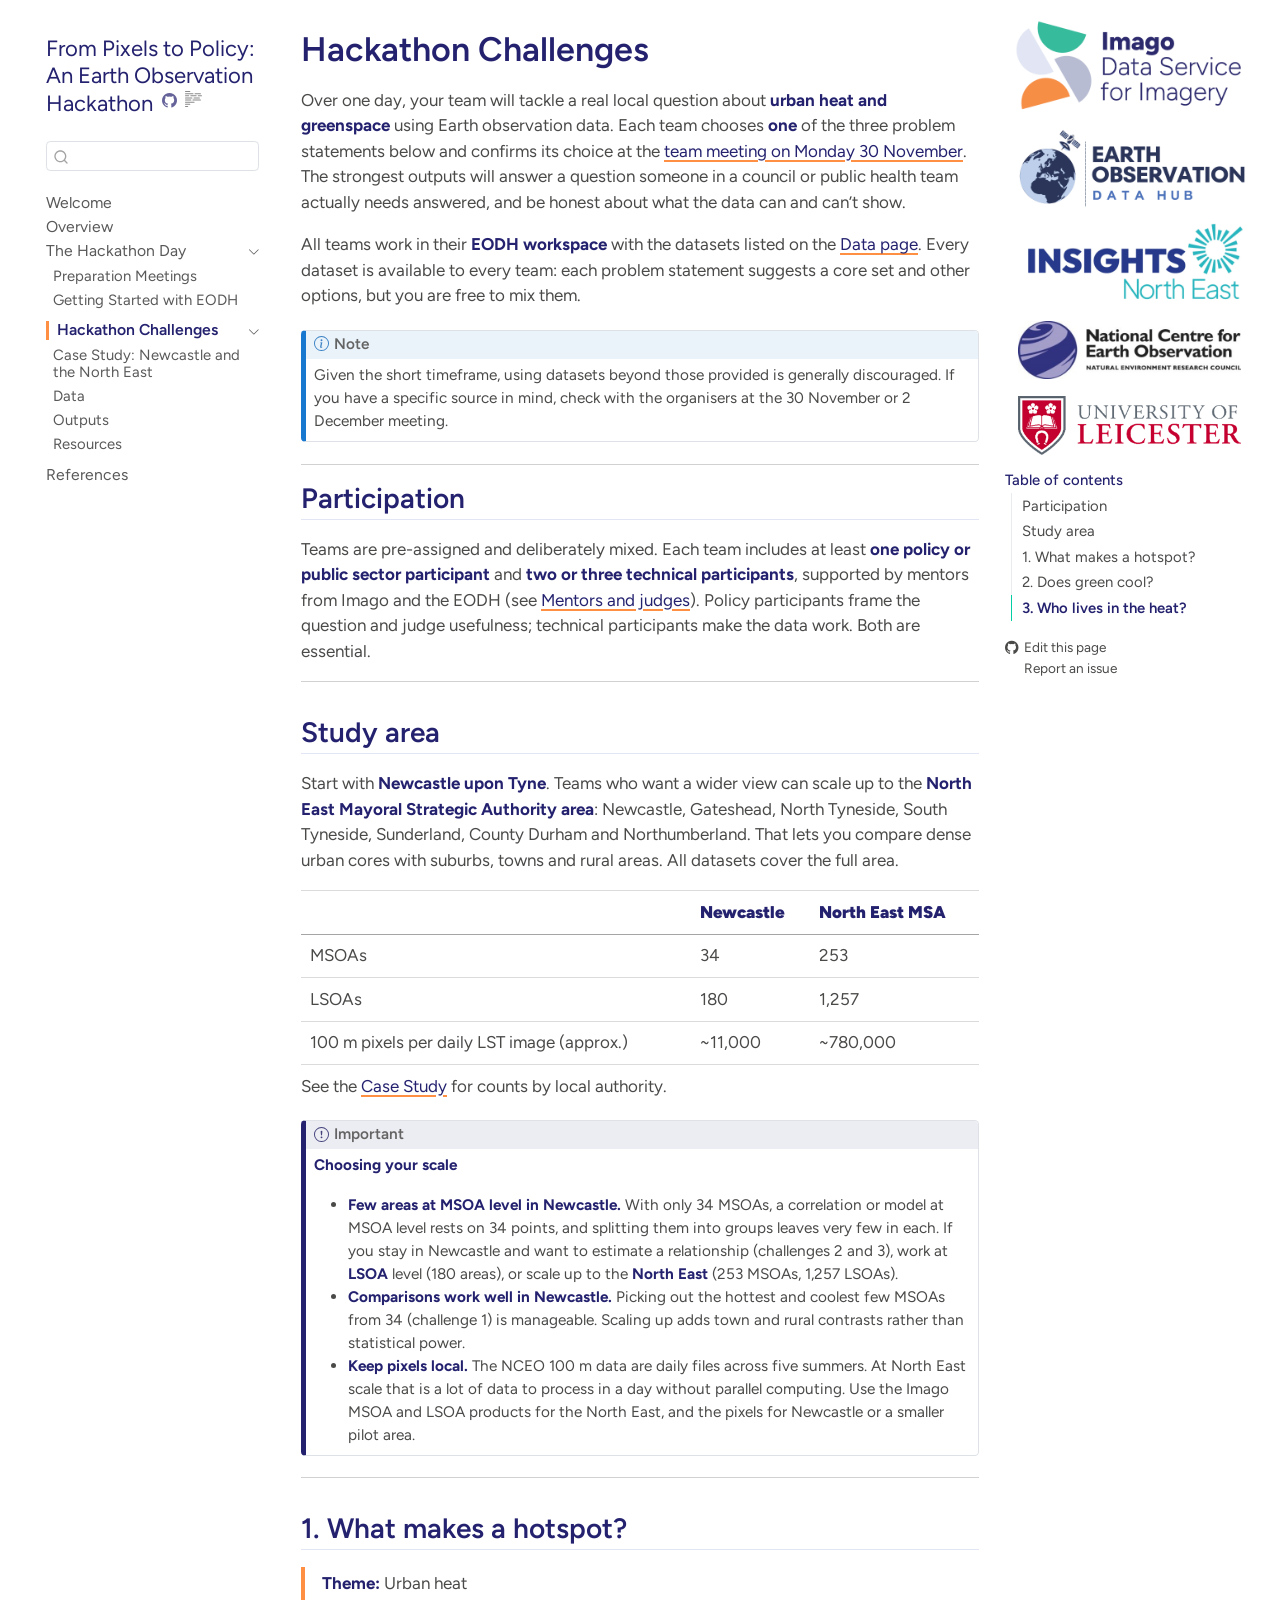
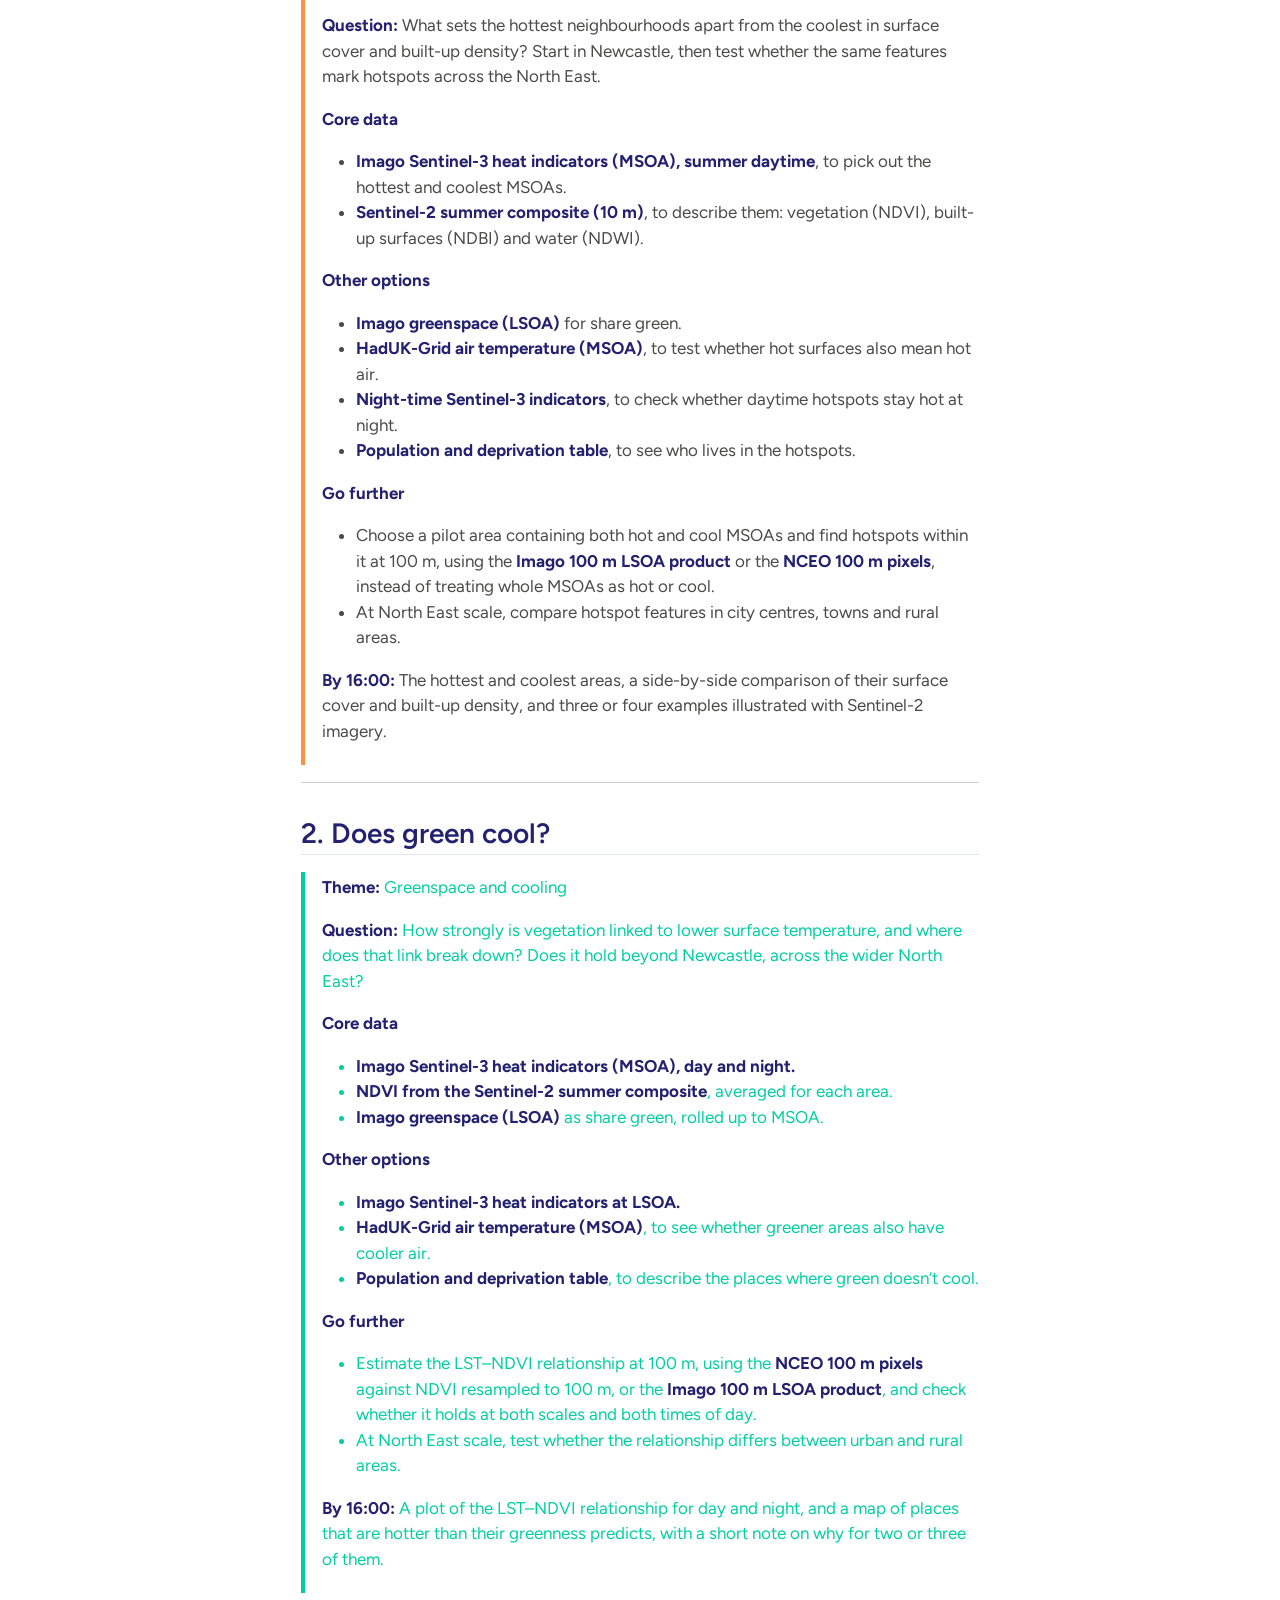
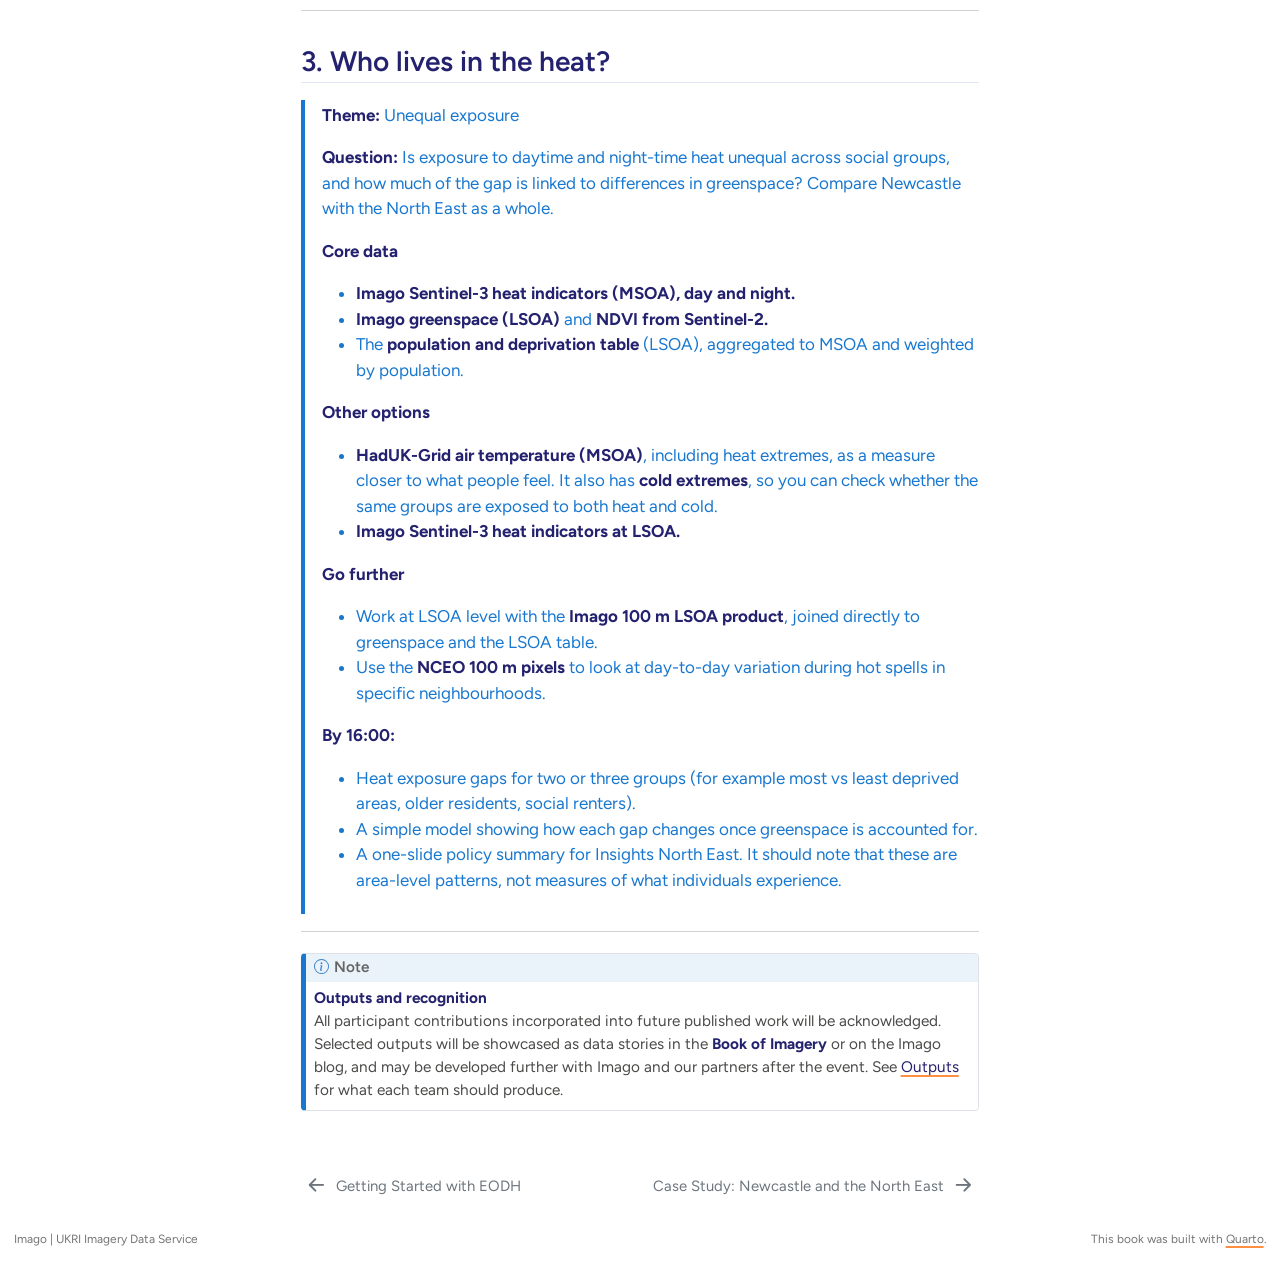
<file: docs/probstatement.html>
<!DOCTYPE html>
<html xmlns="http://www.w3.org/1999/xhtml" lang="en" xml:lang="en"><head>

<meta charset="utf-8">
<meta name="generator" content="quarto-1.9.36">

<meta name="viewport" content="width=device-width, initial-scale=1.0, user-scalable=yes">


<title>Hackathon Challenges – From Pixels to Policy: An Earth Observation Hackathon</title>
<style>
/* Default styles provided by pandoc.
** See https://pandoc.org/MANUAL.html#variables-for-html for config info.
*/
code{white-space: pre-wrap;}
span.smallcaps{font-variant: small-caps;}
div.columns{display: flex; gap: min(4vw, 1.5em);}
div.column{flex: auto; overflow-x: auto;}
div.hanging-indent{margin-left: 1.5em; text-indent: -1.5em;}
ul.task-list{list-style: none;}
ul.task-list li input[type="checkbox"] {
  width: 0.8em;
  margin: 0 0.8em 0.2em -1em; /* quarto-specific, see https://github.com/quarto-dev/quarto-cli/issues/4556 */ 
  vertical-align: middle;
}
</style>


<script src="site_libs/quarto-nav/quarto-nav.js"></script>
<script src="site_libs/quarto-nav/headroom.min.js"></script>
<script src="site_libs/clipboard/clipboard.min.js"></script>
<script src="site_libs/quarto-search/autocomplete.umd.js"></script>
<script src="site_libs/quarto-search/fuse.min.js"></script>
<script src="site_libs/quarto-search/quarto-search.js"></script>
<meta name="quarto:offset" content="./">
<link href="./casestudy.html" rel="next">
<link href="./eodh-start.html" rel="prev">
<link href="./assets/Imago-logo.png" rel="icon" type="image/png">
<script src="site_libs/quarto-html/quarto.js" type="module"></script>
<script src="site_libs/quarto-html/tabsets/tabsets.js" type="module"></script>
<script src="site_libs/quarto-html/popper.min.js"></script>
<script src="site_libs/quarto-html/tippy.umd.min.js"></script>
<script src="site_libs/quarto-html/anchor.min.js"></script>
<link href="site_libs/quarto-html/tippy.css" rel="stylesheet">
<link href="site_libs/quarto-html/quarto-syntax-highlighting-845c23b38eaddc0f92fda52bfe77a8c8.css" rel="stylesheet" id="quarto-text-highlighting-styles">
<script src="site_libs/bootstrap/bootstrap.min.js"></script>
<link href="site_libs/bootstrap/bootstrap-icons.css" rel="stylesheet">
<link href="site_libs/bootstrap/bootstrap-cfa430b7423e8e76c37ea45e2c2bcd61.min.css" rel="stylesheet" append-hash="true" id="quarto-bootstrap" data-mode="light">
<script id="quarto-search-options" type="application/json">{
  "location": "sidebar",
  "copy-button": false,
  "collapse-after": 3,
  "panel-placement": "start",
  "type": "textbox",
  "limit": 50,
  "keyboard-shortcut": [
    "f",
    "/",
    "s"
  ],
  "show-item-context": false,
  "language": {
    "search-no-results-text": "No results",
    "search-matching-documents-text": "matching documents",
    "search-copy-link-title": "Copy link to search",
    "search-hide-matches-text": "Hide additional matches",
    "search-more-match-text": "more match in this document",
    "search-more-matches-text": "more matches in this document",
    "search-clear-button-title": "Clear",
    "search-text-placeholder": "",
    "search-detached-cancel-button-title": "Cancel",
    "search-submit-button-title": "Submit",
    "search-label": "Search"
  }
}</script>


</head>

<body class="nav-sidebar floating quarto-light">

<div id="quarto-search-results"></div>
  <header id="quarto-header" class="headroom fixed-top">
  <nav class="quarto-secondary-nav">
    <div class="container-fluid d-flex">
      <button type="button" class="quarto-btn-toggle btn" data-bs-toggle="collapse" role="button" data-bs-target=".quarto-sidebar-collapse-item" aria-controls="quarto-sidebar" aria-expanded="false" aria-label="Toggle sidebar navigation" onclick="if (window.quartoToggleHeadroom) { window.quartoToggleHeadroom(); }">
        <i class="bi bi-layout-text-sidebar-reverse"></i>
      </button>
        <nav class="quarto-page-breadcrumbs" aria-label="breadcrumb"><ol class="breadcrumb"><li class="breadcrumb-item"><a href="./probstatement.html">Hackathon Challenges</a></li></ol></nav>
        <a class="flex-grow-1" role="navigation" data-bs-toggle="collapse" data-bs-target=".quarto-sidebar-collapse-item" aria-controls="quarto-sidebar" aria-expanded="false" aria-label="Toggle sidebar navigation" onclick="if (window.quartoToggleHeadroom) { window.quartoToggleHeadroom(); }">      
        </a>
      <button type="button" class="btn quarto-search-button" aria-label="Search" onclick="window.quartoOpenSearch();">
        <i class="bi bi-search"></i>
      </button>
    </div>
  </nav>
</header>
<!-- content -->
<div id="quarto-content" class="quarto-container page-columns page-rows-contents page-layout-article">
<!-- sidebar -->
  <nav id="quarto-sidebar" class="sidebar collapse collapse-horizontal quarto-sidebar-collapse-item sidebar-navigation floating overflow-auto">
    <div class="pt-lg-2 mt-2 text-left sidebar-header">
    <div class="sidebar-title mb-0 py-0">
      <a href="./">From Pixels to Policy: An Earth Observation Hackathon</a> 
        <div class="sidebar-tools-main">
    <a href="https://github.com/Imago-SDRUK/Imago-EODH-Hack-2026" title="Source Code" class="quarto-navigation-tool px-1" aria-label="Source Code"><i class="bi bi-github"></i></a>
  <a href="" class="quarto-reader-toggle quarto-navigation-tool px-1" onclick="window.quartoToggleReader(); return false;" title="Toggle reader mode">
  <div class="quarto-reader-toggle-btn">
  <i class="bi"></i>
  </div>
</a>
</div>
    </div>
      </div>
        <div class="mt-2 flex-shrink-0 align-items-center">
        <div class="sidebar-search">
        <div id="quarto-search" class="" title="Search"></div>
        </div>
        </div>
    <div class="sidebar-menu-container"> 
    <ul class="list-unstyled mt-1">
        <li class="sidebar-item">
  <div class="sidebar-item-container"> 
  <a href="./index.html" class="sidebar-item-text sidebar-link">
 <span class="menu-text">Welcome</span></a>
  </div>
</li>
        <li class="sidebar-item">
  <div class="sidebar-item-container"> 
  <a href="./overview.html" class="sidebar-item-text sidebar-link">
 <span class="menu-text">Overview</span></a>
  </div>
</li>
        <li class="sidebar-item sidebar-item-section">
      <div class="sidebar-item-container"> 
            <a href="./workshop.html" class="sidebar-item-text sidebar-link">
 <span class="menu-text">The Hackathon Day</span></a>
          <a class="sidebar-item-toggle text-start" data-bs-toggle="collapse" data-bs-target="#quarto-sidebar-section-1" role="navigation" aria-expanded="true" aria-label="Toggle section">
            <i class="bi bi-chevron-right ms-2"></i>
          </a> 
      </div>
      <ul id="quarto-sidebar-section-1" class="collapse list-unstyled sidebar-section depth1 show">  
          <li class="sidebar-item">
  <div class="sidebar-item-container"> 
  <a href="./preparation.html" class="sidebar-item-text sidebar-link">
 <span class="menu-text">Preparation Meetings</span></a>
  </div>
</li>
          <li class="sidebar-item">
  <div class="sidebar-item-container"> 
  <a href="./eodh-start.html" class="sidebar-item-text sidebar-link">
 <span class="menu-text">Getting Started with EODH</span></a>
  </div>
</li>
      </ul>
  </li>
        <li class="sidebar-item sidebar-item-section">
      <div class="sidebar-item-container"> 
            <a href="./probstatement.html" class="sidebar-item-text sidebar-link active">
 <span class="menu-text">Hackathon Challenges</span></a>
          <a class="sidebar-item-toggle text-start" data-bs-toggle="collapse" data-bs-target="#quarto-sidebar-section-2" role="navigation" aria-expanded="true" aria-label="Toggle section">
            <i class="bi bi-chevron-right ms-2"></i>
          </a> 
      </div>
      <ul id="quarto-sidebar-section-2" class="collapse list-unstyled sidebar-section depth1 show">  
          <li class="sidebar-item">
  <div class="sidebar-item-container"> 
  <a href="./casestudy.html" class="sidebar-item-text sidebar-link">
 <span class="menu-text">Case Study: Newcastle and the North East</span></a>
  </div>
</li>
          <li class="sidebar-item">
  <div class="sidebar-item-container"> 
  <a href="./datasets.html" class="sidebar-item-text sidebar-link">
 <span class="menu-text">Data</span></a>
  </div>
</li>
          <li class="sidebar-item">
  <div class="sidebar-item-container"> 
  <a href="./output.html" class="sidebar-item-text sidebar-link">
 <span class="menu-text">Outputs</span></a>
  </div>
</li>
          <li class="sidebar-item">
  <div class="sidebar-item-container"> 
  <a href="./resources.html" class="sidebar-item-text sidebar-link">
 <span class="menu-text">Resources</span></a>
  </div>
</li>
      </ul>
  </li>
        <li class="sidebar-item">
  <div class="sidebar-item-container"> 
  <a href="./references.html" class="sidebar-item-text sidebar-link">
 <span class="menu-text">References</span></a>
  </div>
</li>
    </ul>
    </div>
</nav>
<div id="quarto-sidebar-glass" class="quarto-sidebar-collapse-item" data-bs-toggle="collapse" data-bs-target=".quarto-sidebar-collapse-item"></div>
<!-- margin-sidebar -->
    <div id="quarto-margin-sidebar" class="sidebar margin-sidebar"><div class="quarto-margin-header"><div class="margin-header-item">
<p><img src="./assets/all_logos.png" class="img-fluid" alt="Imago, Earth Observation Data Hub and Insights North East logos"></p>
<p><img src="./assets/logos/NCEO_logo.jpg" class="partner-logo img-fluid" alt="National Centre for Earth Observation logo"></p>
<p><img src="./assets/logos/UoL_logo.png" class="partner-logo img-fluid" alt="University of Leicester logo"></p>
</div></div>
        <nav id="TOC" role="doc-toc" class="toc-active">
    <h2 id="toc-title">Table of contents</h2>
   
  <ul>
  <li><a href="#participation" id="toc-participation" class="nav-link active" data-scroll-target="#participation">Participation</a></li>
  <li><a href="#study-area" id="toc-study-area" class="nav-link" data-scroll-target="#study-area">Study area</a></li>
  <li><a href="#what-makes-a-hotspot" id="toc-what-makes-a-hotspot" class="nav-link" data-scroll-target="#what-makes-a-hotspot">1. What makes a hotspot?</a></li>
  <li><a href="#does-green-cool" id="toc-does-green-cool" class="nav-link" data-scroll-target="#does-green-cool">2. Does green cool?</a></li>
  <li><a href="#who-lives-in-the-heat" id="toc-who-lives-in-the-heat" class="nav-link" data-scroll-target="#who-lives-in-the-heat">3. Who lives in the heat?</a></li>
  </ul>
<div class="toc-actions"><ul><li><a href="https://github.com/Imago-SDRUK/Imago-EODH-Hack-2026/edit/main/probstatement.qmd" class="toc-action"><i class="bi bi-github"></i>Edit this page</a></li><li><a href="https://github.com/Imago-SDRUK/Imago-EODH-Hack-2026/issues/new" class="toc-action"><i class="bi empty"></i>Report an issue</a></li></ul></div></nav>
    </div>
<!-- main -->
<main class="content" id="quarto-document-content">

<header id="title-block-header" class="quarto-title-block default">
<div class="quarto-title">
<h1 class="title">Hackathon Challenges</h1>
</div>



<div class="quarto-title-meta">

    
  
    
  </div>
  


</header>


<p>Over one day, your team will tackle a real local question about <strong>urban heat and greenspace</strong> using Earth observation data. Each team chooses <strong>one</strong> of the three problem statements below and confirms its choice at the <a href="./preparation.html">team meeting on Monday 30 November</a>. The strongest outputs will answer a question someone in a council or public health team actually needs answered, and be honest about what the data can and can’t show.</p>
<p>All teams work in their <strong>EODH workspace</strong> with the datasets listed on the <a href="./datasets.html">Data page</a>. Every dataset is available to every team: each problem statement suggests a core set and other options, but you are free to mix them.</p>
<div class="callout callout-style-default callout-note callout-titled">
<div class="callout-header d-flex align-content-center">
<div class="callout-icon-container">
<i class="callout-icon"></i>
</div>
<div class="callout-title-container flex-fill">
Note
</div>
</div>
<div class="callout-body-container callout-body">
<p>Given the short timeframe, using datasets beyond those provided is generally discouraged. If you have a specific source in mind, check with the organisers at the 30 November or 2 December meeting.</p>
</div>
</div>
<hr>
<section id="participation" class="level2 unnumbered">
<h2 class="unnumbered anchored" data-anchor-id="participation">Participation</h2>
<p>Teams are pre-assigned and deliberately mixed. Each team includes at least <strong>one policy or public sector participant</strong> and <strong>two or three technical participants</strong>, supported by mentors from Imago and the EODH (see <a href="./workshop.html#mentors-and-judges">Mentors and judges</a>). Policy participants frame the question and judge usefulness; technical participants make the data work. Both are essential.</p>
<hr>
</section>
<section id="study-area" class="level2 unnumbered">
<h2 class="unnumbered anchored" data-anchor-id="study-area">Study area</h2>
<p>Start with <strong>Newcastle upon Tyne</strong>. Teams who want a wider view can scale up to the <strong>North East Mayoral Strategic Authority area</strong>: Newcastle, Gateshead, North Tyneside, South Tyneside, Sunderland, County Durham and Northumberland. That lets you compare dense urban cores with suburbs, towns and rural areas. All datasets cover the full area.</p>
<table class="caption-top table">
<thead>
<tr class="header">
<th></th>
<th><strong>Newcastle</strong></th>
<th><strong>North East MSA</strong></th>
</tr>
</thead>
<tbody>
<tr class="odd">
<td>MSOAs</td>
<td>34</td>
<td>253</td>
</tr>
<tr class="even">
<td>LSOAs</td>
<td>180</td>
<td>1,257</td>
</tr>
<tr class="odd">
<td>100 m pixels per daily LST image (approx.)</td>
<td>~11,000</td>
<td>~780,000</td>
</tr>
</tbody>
</table>
<p>See the <a href="./casestudy.html">Case Study</a> for counts by local authority.</p>
<div class="callout callout-style-default callout-important callout-titled">
<div class="callout-header d-flex align-content-center">
<div class="callout-icon-container">
<i class="callout-icon"></i>
</div>
<div class="callout-title-container flex-fill">
Important
</div>
</div>
<div class="callout-body-container callout-body">
<p><strong>Choosing your scale</strong></p>
<ul>
<li><strong>Few areas at MSOA level in Newcastle.</strong> With only 34 MSOAs, a correlation or model at MSOA level rests on 34 points, and splitting them into groups leaves very few in each. If you stay in Newcastle and want to estimate a relationship (challenges 2 and 3), work at <strong>LSOA</strong> level (180 areas), or scale up to the <strong>North East</strong> (253 MSOAs, 1,257 LSOAs).</li>
<li><strong>Comparisons work well in Newcastle.</strong> Picking out the hottest and coolest few MSOAs from 34 (challenge 1) is manageable. Scaling up adds town and rural contrasts rather than statistical power.</li>
<li><strong>Keep pixels local.</strong> The NCEO 100 m data are daily files across five summers. At North East scale that is a lot of data to process in a day without parallel computing. Use the Imago MSOA and LSOA products for the North East, and the pixels for Newcastle or a smaller pilot area.</li>
</ul>
</div>
</div>
<hr>
</section>
<section id="what-makes-a-hotspot" class="level2 unnumbered">
<h2 class="unnumbered anchored" data-anchor-id="what-makes-a-hotspot">1. What makes a hotspot?</h2>
<div class="p2p-card">
<p><strong>Theme:</strong> Urban heat</p>
<p><strong>Question:</strong> What sets the hottest neighbourhoods apart from the coolest in surface cover and built-up density? Start in Newcastle, then test whether the same features mark hotspots across the North East.</p>
<p><strong>Core data</strong></p>
<ul>
<li><strong>Imago Sentinel-3 heat indicators (MSOA), summer daytime</strong>, to pick out the hottest and coolest MSOAs.</li>
<li><strong>Sentinel-2 summer composite (10 m)</strong>, to describe them: vegetation (NDVI), built-up surfaces (NDBI) and water (NDWI).</li>
</ul>
<p><strong>Other options</strong></p>
<ul>
<li><strong>Imago greenspace (LSOA)</strong> for share green.</li>
<li><strong>HadUK-Grid air temperature (MSOA)</strong>, to test whether hot surfaces also mean hot air.</li>
<li><strong>Night-time Sentinel-3 indicators</strong>, to check whether daytime hotspots stay hot at night.</li>
<li><strong>Population and deprivation table</strong>, to see who lives in the hotspots.</li>
</ul>
<p><strong>Go further</strong></p>
<ul>
<li>Choose a pilot area containing both hot and cool MSOAs and find hotspots within it at 100 m, using the <strong>Imago 100 m LSOA product</strong> or the <strong>NCEO 100 m pixels</strong>, instead of treating whole MSOAs as hot or cool.</li>
<li>At North East scale, compare hotspot features in city centres, towns and rural areas.</li>
</ul>
<p><strong>By 16:00:</strong> The hottest and coolest areas, a side-by-side comparison of their surface cover and built-up density, and three or four examples illustrated with Sentinel-2 imagery.</p>
</div>
<hr>
</section>
<section id="does-green-cool" class="level2 unnumbered">
<h2 class="unnumbered anchored" data-anchor-id="does-green-cool">2. Does green cool?</h2>
<div class="p2p-card green">
<p><strong>Theme:</strong> Greenspace and cooling</p>
<p><strong>Question:</strong> How strongly is vegetation linked to lower surface temperature, and where does that link break down? Does it hold beyond Newcastle, across the wider North East?</p>
<p><strong>Core data</strong></p>
<ul>
<li><strong>Imago Sentinel-3 heat indicators (MSOA), day and night.</strong></li>
<li><strong>NDVI from the Sentinel-2 summer composite</strong>, averaged for each area.</li>
<li><strong>Imago greenspace (LSOA)</strong> as share green, rolled up to MSOA.</li>
</ul>
<p><strong>Other options</strong></p>
<ul>
<li><strong>Imago Sentinel-3 heat indicators at LSOA.</strong></li>
<li><strong>HadUK-Grid air temperature (MSOA)</strong>, to see whether greener areas also have cooler air.</li>
<li><strong>Population and deprivation table</strong>, to describe the places where green doesn’t cool.</li>
</ul>
<p><strong>Go further</strong></p>
<ul>
<li>Estimate the LST–NDVI relationship at 100 m, using the <strong>NCEO 100 m pixels</strong> against NDVI resampled to 100 m, or the <strong>Imago 100 m LSOA product</strong>, and check whether it holds at both scales and both times of day.</li>
<li>At North East scale, test whether the relationship differs between urban and rural areas.</li>
</ul>
<p><strong>By 16:00:</strong> A plot of the LST–NDVI relationship for day and night, and a map of places that are hotter than their greenness predicts, with a short note on why for two or three of them.</p>
</div>
<hr>
</section>
<section id="who-lives-in-the-heat" class="level2 unnumbered">
<h2 class="unnumbered anchored" data-anchor-id="who-lives-in-the-heat">3. Who lives in the heat?</h2>
<div class="p2p-card blue">
<p><strong>Theme:</strong> Unequal exposure</p>
<p><strong>Question:</strong> Is exposure to daytime and night-time heat unequal across social groups, and how much of the gap is linked to differences in greenspace? Compare Newcastle with the North East as a whole.</p>
<p><strong>Core data</strong></p>
<ul>
<li><strong>Imago Sentinel-3 heat indicators (MSOA), day and night.</strong></li>
<li><strong>Imago greenspace (LSOA)</strong> and <strong>NDVI from Sentinel-2.</strong></li>
<li>The <strong>population and deprivation table</strong> (LSOA), aggregated to MSOA and weighted by population.</li>
</ul>
<p><strong>Other options</strong></p>
<ul>
<li><strong>HadUK-Grid air temperature (MSOA)</strong>, including heat extremes, as a measure closer to what people feel. It also has <strong>cold extremes</strong>, so you can check whether the same groups are exposed to both heat and cold.</li>
<li><strong>Imago Sentinel-3 heat indicators at LSOA.</strong></li>
</ul>
<p><strong>Go further</strong></p>
<ul>
<li>Work at LSOA level with the <strong>Imago 100 m LSOA product</strong>, joined directly to greenspace and the LSOA table.</li>
<li>Use the <strong>NCEO 100 m pixels</strong> to look at day-to-day variation during hot spells in specific neighbourhoods.</li>
</ul>
<p><strong>By 16:00:</strong></p>
<ul>
<li>Heat exposure gaps for two or three groups (for example most vs least deprived areas, older residents, social renters).</li>
<li>A simple model showing how each gap changes once greenspace is accounted for.</li>
<li>A one-slide policy summary for Insights North East. It should note that these are area-level patterns, not measures of what individuals experience.</li>
</ul>
</div>
<hr>
<div class="callout callout-style-default callout-note callout-titled">
<div class="callout-header d-flex align-content-center">
<div class="callout-icon-container">
<i class="callout-icon"></i>
</div>
<div class="callout-title-container flex-fill">
Note
</div>
</div>
<div class="callout-body-container callout-body">
<p><strong>Outputs and recognition</strong><br>
All participant contributions incorporated into future published work will be acknowledged. Selected outputs will be showcased as data stories in the <strong>Book of Imagery</strong> or on the Imago blog, and may be developed further with Imago and our partners after the event. See <a href="./output.html">Outputs</a> for what each team should produce.</p>
</div>
</div>


</section>

</main> <!-- /main -->
<script id="quarto-html-after-body" type="application/javascript">
  window.document.addEventListener("DOMContentLoaded", function (event) {
    const icon = "";
    const anchorJS = new window.AnchorJS();
    anchorJS.options = {
      placement: 'right',
      icon: icon
    };
    anchorJS.add('.anchored');
    const isCodeAnnotation = (el) => {
      for (const clz of el.classList) {
        if (clz.startsWith('code-annotation-')) {                     
          return true;
        }
      }
      return false;
    }
    const onCopySuccess = function(e) {
      // button target
      const button = e.trigger;
      // don't keep focus
      button.blur();
      // flash "checked"
      button.classList.add('code-copy-button-checked');
      var currentTitle = button.getAttribute("title");
      button.setAttribute("title", "Copied!");
      let tooltip;
      if (window.bootstrap) {
        button.setAttribute("data-bs-toggle", "tooltip");
        button.setAttribute("data-bs-placement", "left");
        button.setAttribute("data-bs-title", "Copied!");
        tooltip = new bootstrap.Tooltip(button, 
          { trigger: "manual", 
            customClass: "code-copy-button-tooltip",
            offset: [0, -8]});
        tooltip.show();    
      }
      setTimeout(function() {
        if (tooltip) {
          tooltip.hide();
          button.removeAttribute("data-bs-title");
          button.removeAttribute("data-bs-toggle");
          button.removeAttribute("data-bs-placement");
        }
        button.setAttribute("title", currentTitle);
        button.classList.remove('code-copy-button-checked');
      }, 1000);
      // clear code selection
      e.clearSelection();
    }
    const getTextToCopy = function(trigger) {
      const outerScaffold = trigger.parentElement.cloneNode(true);
      const codeEl = outerScaffold.querySelector('code');
      for (const childEl of codeEl.children) {
        if (isCodeAnnotation(childEl)) {
          childEl.remove();
        }
      }
      return codeEl.innerText;
    }
    const clipboard = new window.ClipboardJS('.code-copy-button:not([data-in-quarto-modal])', {
      text: getTextToCopy
    });
    clipboard.on('success', onCopySuccess);
    if (window.document.getElementById('quarto-embedded-source-code-modal')) {
      const clipboardModal = new window.ClipboardJS('.code-copy-button[data-in-quarto-modal]', {
        text: getTextToCopy,
        container: window.document.getElementById('quarto-embedded-source-code-modal')
      });
      clipboardModal.on('success', onCopySuccess);
    }
      var localhostRegex = new RegExp(/^(?:http|https):\/\/localhost\:?[0-9]*\//);
      var mailtoRegex = new RegExp(/^mailto:/);
        var filterRegex = new RegExp("https:\/\/imago-sdruk\.github\.io\/Imago-EODH-Hack-2026");
      var isInternal = (href) => {
          return filterRegex.test(href) || localhostRegex.test(href) || mailtoRegex.test(href);
      }
      // Inspect non-navigation links and adorn them if external
     var links = window.document.querySelectorAll('a[href]:not(.nav-link):not(.navbar-brand):not(.toc-action):not(.sidebar-link):not(.sidebar-item-toggle):not(.pagination-link):not(.no-external):not([aria-hidden]):not(.dropdown-item):not(.quarto-navigation-tool):not(.about-link)');
      for (var i=0; i<links.length; i++) {
        const link = links[i];
        if (!isInternal(link.href)) {
          // undo the damage that might have been done by quarto-nav.js in the case of
          // links that we want to consider external
          if (link.dataset.originalHref !== undefined) {
            link.href = link.dataset.originalHref;
          }
        }
      }
    function tippyHover(el, contentFn, onTriggerFn, onUntriggerFn) {
      const config = {
        allowHTML: true,
        maxWidth: 500,
        delay: 100,
        arrow: false,
        appendTo: function(el) {
            return el.parentElement;
        },
        interactive: true,
        interactiveBorder: 10,
        theme: 'quarto',
        placement: 'bottom-start',
      };
      if (contentFn) {
        config.content = contentFn;
      }
      if (onTriggerFn) {
        config.onTrigger = onTriggerFn;
      }
      if (onUntriggerFn) {
        config.onUntrigger = onUntriggerFn;
      }
      window.tippy(el, config); 
    }
    const noterefs = window.document.querySelectorAll('a[role="doc-noteref"]');
    for (var i=0; i<noterefs.length; i++) {
      const ref = noterefs[i];
      tippyHover(ref, function() {
        // use id or data attribute instead here
        let href = ref.getAttribute('data-footnote-href') || ref.getAttribute('href');
        try { href = new URL(href).hash; } catch {}
        const id = href.replace(/^#\/?/, "");
        const note = window.document.getElementById(id);
        if (note) {
          return note.innerHTML;
        } else {
          return "";
        }
      });
    }
    const xrefs = window.document.querySelectorAll('a.quarto-xref');
    const processXRef = (id, note) => {
      // Strip column container classes
      const stripColumnClz = (el) => {
        el.classList.remove("page-full", "page-columns");
        if (el.children) {
          for (const child of el.children) {
            stripColumnClz(child);
          }
        }
      }
      stripColumnClz(note)
      if (id === null || id.startsWith('sec-')) {
        // Special case sections, only their first couple elements
        const container = document.createElement("div");
        if (note.children && note.children.length > 2) {
          container.appendChild(note.children[0].cloneNode(true));
          for (let i = 1; i < note.children.length; i++) {
            const child = note.children[i];
            if (child.tagName === "P" && child.innerText === "") {
              continue;
            } else {
              container.appendChild(child.cloneNode(true));
              break;
            }
          }
          if (window.Quarto?.typesetMath) {
            window.Quarto.typesetMath(container);
          }
          return container.innerHTML
        } else {
          if (window.Quarto?.typesetMath) {
            window.Quarto.typesetMath(note);
          }
          return note.innerHTML;
        }
      } else {
        // Remove any anchor links if they are present
        const anchorLink = note.querySelector('a.anchorjs-link');
        if (anchorLink) {
          anchorLink.remove();
        }
        if (window.Quarto?.typesetMath) {
          window.Quarto.typesetMath(note);
        }
        if (note.classList.contains("callout")) {
          return note.outerHTML;
        } else {
          return note.innerHTML;
        }
      }
    }
    for (var i=0; i<xrefs.length; i++) {
      const xref = xrefs[i];
      tippyHover(xref, undefined, function(instance) {
        instance.disable();
        let url = xref.getAttribute('href');
        let hash = undefined; 
        if (url.startsWith('#')) {
          hash = url;
        } else {
          try { hash = new URL(url).hash; } catch {}
        }
        if (hash) {
          const id = hash.replace(/^#\/?/, "");
          const note = window.document.getElementById(id);
          if (note !== null) {
            try {
              const html = processXRef(id, note.cloneNode(true));
              instance.setContent(html);
            } finally {
              instance.enable();
              instance.show();
            }
          } else {
            // See if we can fetch this
            fetch(url.split('#')[0])
            .then(res => res.text())
            .then(html => {
              const parser = new DOMParser();
              const htmlDoc = parser.parseFromString(html, "text/html");
              const note = htmlDoc.getElementById(id);
              if (note !== null) {
                const html = processXRef(id, note);
                instance.setContent(html);
              } 
            }).finally(() => {
              instance.enable();
              instance.show();
            });
          }
        } else {
          // See if we can fetch a full url (with no hash to target)
          // This is a special case and we should probably do some content thinning / targeting
          fetch(url)
          .then(res => res.text())
          .then(html => {
            const parser = new DOMParser();
            const htmlDoc = parser.parseFromString(html, "text/html");
            const note = htmlDoc.querySelector('main.content');
            if (note !== null) {
              // This should only happen for chapter cross references
              // (since there is no id in the URL)
              // remove the first header
              if (note.children.length > 0 && note.children[0].tagName === "HEADER") {
                note.children[0].remove();
              }
              const html = processXRef(null, note);
              instance.setContent(html);
            } 
          }).finally(() => {
            instance.enable();
            instance.show();
          });
        }
      }, function(instance) {
      });
    }
        let selectedAnnoteEl;
        const selectorForAnnotation = ( cell, annotation) => {
          let cellAttr = 'data-code-cell="' + cell + '"';
          let lineAttr = 'data-code-annotation="' +  annotation + '"';
          const selector = 'span[' + cellAttr + '][' + lineAttr + ']';
          return selector;
        }
        const selectCodeLines = (annoteEl) => {
          const doc = window.document;
          const targetCell = annoteEl.getAttribute("data-target-cell");
          const targetAnnotation = annoteEl.getAttribute("data-target-annotation");
          const annoteSpan = window.document.querySelector(selectorForAnnotation(targetCell, targetAnnotation));
          const lines = annoteSpan.getAttribute("data-code-lines").split(",");
          const lineIds = lines.map((line) => {
            return targetCell + "-" + line;
          })
          let top = null;
          let height = null;
          let parent = null;
          if (lineIds.length > 0) {
              //compute the position of the single el (top and bottom and make a div)
              const el = window.document.getElementById(lineIds[0]);
              top = el.offsetTop;
              height = el.offsetHeight;
              parent = el.parentElement.parentElement;
            if (lineIds.length > 1) {
              const lastEl = window.document.getElementById(lineIds[lineIds.length - 1]);
              const bottom = lastEl.offsetTop + lastEl.offsetHeight;
              height = bottom - top;
            }
            if (top !== null && height !== null && parent !== null) {
              // cook up a div (if necessary) and position it 
              let div = window.document.getElementById("code-annotation-line-highlight");
              if (div === null) {
                div = window.document.createElement("div");
                div.setAttribute("id", "code-annotation-line-highlight");
                div.style.position = 'absolute';
                parent.appendChild(div);
              }
              div.style.top = top - 2 + "px";
              div.style.height = height + 4 + "px";
              div.style.left = 0;
              let gutterDiv = window.document.getElementById("code-annotation-line-highlight-gutter");
              if (gutterDiv === null) {
                gutterDiv = window.document.createElement("div");
                gutterDiv.setAttribute("id", "code-annotation-line-highlight-gutter");
                gutterDiv.style.position = 'absolute';
                const codeCell = window.document.getElementById(targetCell);
                const gutter = codeCell.querySelector('.code-annotation-gutter');
                gutter.appendChild(gutterDiv);
              }
              gutterDiv.style.top = top - 2 + "px";
              gutterDiv.style.height = height + 4 + "px";
            }
            selectedAnnoteEl = annoteEl;
          }
        };
        const unselectCodeLines = () => {
          const elementsIds = ["code-annotation-line-highlight", "code-annotation-line-highlight-gutter"];
          elementsIds.forEach((elId) => {
            const div = window.document.getElementById(elId);
            if (div) {
              div.remove();
            }
          });
          selectedAnnoteEl = undefined;
        };
          // Handle positioning of the toggle
      window.addEventListener(
        "resize",
        throttle(() => {
          elRect = undefined;
          if (selectedAnnoteEl) {
            selectCodeLines(selectedAnnoteEl);
          }
        }, 10)
      );
      function throttle(fn, ms) {
      let throttle = false;
      let timer;
        return (...args) => {
          if(!throttle) { // first call gets through
              fn.apply(this, args);
              throttle = true;
          } else { // all the others get throttled
              if(timer) clearTimeout(timer); // cancel #2
              timer = setTimeout(() => {
                fn.apply(this, args);
                timer = throttle = false;
              }, ms);
          }
        };
      }
        // Attach click handler to the DT
        const annoteDls = window.document.querySelectorAll('dt[data-target-cell]');
        for (const annoteDlNode of annoteDls) {
          annoteDlNode.addEventListener('click', (event) => {
            const clickedEl = event.target;
            if (clickedEl !== selectedAnnoteEl) {
              unselectCodeLines();
              const activeEl = window.document.querySelector('dt[data-target-cell].code-annotation-active');
              if (activeEl) {
                activeEl.classList.remove('code-annotation-active');
              }
              selectCodeLines(clickedEl);
              clickedEl.classList.add('code-annotation-active');
            } else {
              // Unselect the line
              unselectCodeLines();
              clickedEl.classList.remove('code-annotation-active');
            }
          });
        }
    const findCites = (el) => {
      const parentEl = el.parentElement;
      if (parentEl) {
        const cites = parentEl.dataset.cites;
        if (cites) {
          return {
            el,
            cites: cites.split(' ')
          };
        } else {
          return findCites(el.parentElement)
        }
      } else {
        return undefined;
      }
    };
    var bibliorefs = window.document.querySelectorAll('a[role="doc-biblioref"]');
    for (var i=0; i<bibliorefs.length; i++) {
      const ref = bibliorefs[i];
      const citeInfo = findCites(ref);
      if (citeInfo) {
        tippyHover(citeInfo.el, function() {
          var popup = window.document.createElement('div');
          citeInfo.cites.forEach(function(cite) {
            var citeDiv = window.document.createElement('div');
            citeDiv.classList.add('hanging-indent');
            citeDiv.classList.add('csl-entry');
            var biblioDiv = window.document.getElementById('ref-' + cite);
            if (biblioDiv) {
              citeDiv.innerHTML = biblioDiv.innerHTML;
            }
            popup.appendChild(citeDiv);
          });
          return popup.innerHTML;
        });
      }
    }
  });
  </script>
<nav class="page-navigation">
  <div class="nav-page nav-page-previous">
      <a href="./eodh-start.html" class="pagination-link" aria-label="Getting Started with EODH">
        <i class="bi bi-arrow-left-short"></i> <span class="nav-page-text">Getting Started with EODH</span>
      </a>          
  </div>
  <div class="nav-page nav-page-next">
      <a href="./casestudy.html" class="pagination-link" aria-label="Case Study: Newcastle and the North East">
        <span class="nav-page-text">Case Study: Newcastle and the North East</span> <i class="bi bi-arrow-right-short"></i>
      </a>
  </div>
</nav>
</div> <!-- /content -->
<footer class="footer">
  <div class="nav-footer">
    <div class="nav-footer-left">
<p>Imago | UKRI Imagery Data Service</p>
</div>   
    <div class="nav-footer-center">
      &nbsp;
    <div class="toc-actions d-sm-block d-md-none"><ul><li><a href="https://github.com/Imago-SDRUK/Imago-EODH-Hack-2026/edit/main/probstatement.qmd" class="toc-action"><i class="bi bi-github"></i>Edit this page</a></li><li><a href="https://github.com/Imago-SDRUK/Imago-EODH-Hack-2026/issues/new" class="toc-action"><i class="bi empty"></i>Report an issue</a></li></ul></div></div>
    <div class="nav-footer-right">
<p>This book was built with <a href="https://quarto.org/">Quarto</a>.</p>
</div>
  </div>
</footer>




</body></html>
</file>
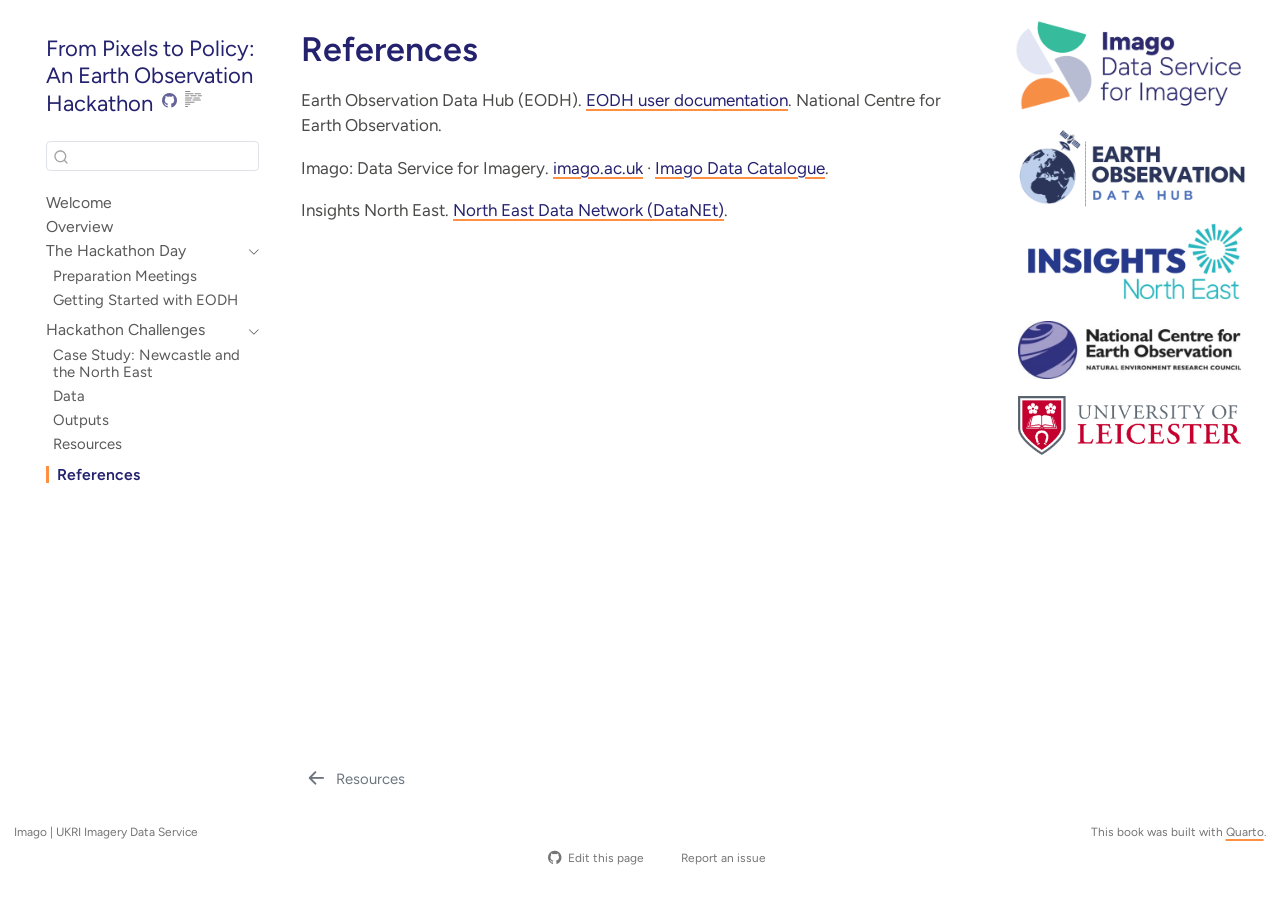
<file: docs/references.html>
<!DOCTYPE html>
<html xmlns="http://www.w3.org/1999/xhtml" lang="en" xml:lang="en"><head>

<meta charset="utf-8">
<meta name="generator" content="quarto-1.9.36">

<meta name="viewport" content="width=device-width, initial-scale=1.0, user-scalable=yes">


<title>References – From Pixels to Policy: An Earth Observation Hackathon</title>
<style>
/* Default styles provided by pandoc.
** See https://pandoc.org/MANUAL.html#variables-for-html for config info.
*/
code{white-space: pre-wrap;}
span.smallcaps{font-variant: small-caps;}
div.columns{display: flex; gap: min(4vw, 1.5em);}
div.column{flex: auto; overflow-x: auto;}
div.hanging-indent{margin-left: 1.5em; text-indent: -1.5em;}
ul.task-list{list-style: none;}
ul.task-list li input[type="checkbox"] {
  width: 0.8em;
  margin: 0 0.8em 0.2em -1em; /* quarto-specific, see https://github.com/quarto-dev/quarto-cli/issues/4556 */ 
  vertical-align: middle;
}
</style>


<script src="site_libs/quarto-nav/quarto-nav.js"></script>
<script src="site_libs/quarto-nav/headroom.min.js"></script>
<script src="site_libs/clipboard/clipboard.min.js"></script>
<script src="site_libs/quarto-search/autocomplete.umd.js"></script>
<script src="site_libs/quarto-search/fuse.min.js"></script>
<script src="site_libs/quarto-search/quarto-search.js"></script>
<meta name="quarto:offset" content="./">
<link href="./resources.html" rel="prev">
<link href="./assets/Imago-logo.png" rel="icon" type="image/png">
<script src="site_libs/quarto-html/quarto.js" type="module"></script>
<script src="site_libs/quarto-html/tabsets/tabsets.js" type="module"></script>
<script src="site_libs/quarto-html/popper.min.js"></script>
<script src="site_libs/quarto-html/tippy.umd.min.js"></script>
<script src="site_libs/quarto-html/anchor.min.js"></script>
<link href="site_libs/quarto-html/tippy.css" rel="stylesheet">
<link href="site_libs/quarto-html/quarto-syntax-highlighting-845c23b38eaddc0f92fda52bfe77a8c8.css" rel="stylesheet" id="quarto-text-highlighting-styles">
<script src="site_libs/bootstrap/bootstrap.min.js"></script>
<link href="site_libs/bootstrap/bootstrap-icons.css" rel="stylesheet">
<link href="site_libs/bootstrap/bootstrap-cfa430b7423e8e76c37ea45e2c2bcd61.min.css" rel="stylesheet" append-hash="true" id="quarto-bootstrap" data-mode="light">
<script id="quarto-search-options" type="application/json">{
  "location": "sidebar",
  "copy-button": false,
  "collapse-after": 3,
  "panel-placement": "start",
  "type": "textbox",
  "limit": 50,
  "keyboard-shortcut": [
    "f",
    "/",
    "s"
  ],
  "show-item-context": false,
  "language": {
    "search-no-results-text": "No results",
    "search-matching-documents-text": "matching documents",
    "search-copy-link-title": "Copy link to search",
    "search-hide-matches-text": "Hide additional matches",
    "search-more-match-text": "more match in this document",
    "search-more-matches-text": "more matches in this document",
    "search-clear-button-title": "Clear",
    "search-text-placeholder": "",
    "search-detached-cancel-button-title": "Cancel",
    "search-submit-button-title": "Submit",
    "search-label": "Search"
  }
}</script>


</head>

<body class="nav-sidebar floating quarto-light">

<div id="quarto-search-results"></div>
  <header id="quarto-header" class="headroom fixed-top">
  <nav class="quarto-secondary-nav">
    <div class="container-fluid d-flex">
      <button type="button" class="quarto-btn-toggle btn" data-bs-toggle="collapse" role="button" data-bs-target=".quarto-sidebar-collapse-item" aria-controls="quarto-sidebar" aria-expanded="false" aria-label="Toggle sidebar navigation" onclick="if (window.quartoToggleHeadroom) { window.quartoToggleHeadroom(); }">
        <i class="bi bi-layout-text-sidebar-reverse"></i>
      </button>
        <nav class="quarto-page-breadcrumbs" aria-label="breadcrumb"><ol class="breadcrumb"><li class="breadcrumb-item"><a href="./references.html">References</a></li></ol></nav>
        <a class="flex-grow-1" role="navigation" data-bs-toggle="collapse" data-bs-target=".quarto-sidebar-collapse-item" aria-controls="quarto-sidebar" aria-expanded="false" aria-label="Toggle sidebar navigation" onclick="if (window.quartoToggleHeadroom) { window.quartoToggleHeadroom(); }">      
        </a>
      <button type="button" class="btn quarto-search-button" aria-label="Search" onclick="window.quartoOpenSearch();">
        <i class="bi bi-search"></i>
      </button>
    </div>
  </nav>
</header>
<!-- content -->
<div id="quarto-content" class="quarto-container page-columns page-rows-contents page-layout-article">
<!-- sidebar -->
  <nav id="quarto-sidebar" class="sidebar collapse collapse-horizontal quarto-sidebar-collapse-item sidebar-navigation floating overflow-auto">
    <div class="pt-lg-2 mt-2 text-left sidebar-header">
    <div class="sidebar-title mb-0 py-0">
      <a href="./">From Pixels to Policy: An Earth Observation Hackathon</a> 
        <div class="sidebar-tools-main">
    <a href="https://github.com/Imago-SDRUK/Imago-EODH-Hack-2026" title="Source Code" class="quarto-navigation-tool px-1" aria-label="Source Code"><i class="bi bi-github"></i></a>
  <a href="" class="quarto-reader-toggle quarto-navigation-tool px-1" onclick="window.quartoToggleReader(); return false;" title="Toggle reader mode">
  <div class="quarto-reader-toggle-btn">
  <i class="bi"></i>
  </div>
</a>
</div>
    </div>
      </div>
        <div class="mt-2 flex-shrink-0 align-items-center">
        <div class="sidebar-search">
        <div id="quarto-search" class="" title="Search"></div>
        </div>
        </div>
    <div class="sidebar-menu-container"> 
    <ul class="list-unstyled mt-1">
        <li class="sidebar-item">
  <div class="sidebar-item-container"> 
  <a href="./index.html" class="sidebar-item-text sidebar-link">
 <span class="menu-text">Welcome</span></a>
  </div>
</li>
        <li class="sidebar-item">
  <div class="sidebar-item-container"> 
  <a href="./overview.html" class="sidebar-item-text sidebar-link">
 <span class="menu-text">Overview</span></a>
  </div>
</li>
        <li class="sidebar-item sidebar-item-section">
      <div class="sidebar-item-container"> 
            <a href="./workshop.html" class="sidebar-item-text sidebar-link">
 <span class="menu-text">The Hackathon Day</span></a>
          <a class="sidebar-item-toggle text-start" data-bs-toggle="collapse" data-bs-target="#quarto-sidebar-section-1" role="navigation" aria-expanded="true" aria-label="Toggle section">
            <i class="bi bi-chevron-right ms-2"></i>
          </a> 
      </div>
      <ul id="quarto-sidebar-section-1" class="collapse list-unstyled sidebar-section depth1 show">  
          <li class="sidebar-item">
  <div class="sidebar-item-container"> 
  <a href="./preparation.html" class="sidebar-item-text sidebar-link">
 <span class="menu-text">Preparation Meetings</span></a>
  </div>
</li>
          <li class="sidebar-item">
  <div class="sidebar-item-container"> 
  <a href="./eodh-start.html" class="sidebar-item-text sidebar-link">
 <span class="menu-text">Getting Started with EODH</span></a>
  </div>
</li>
      </ul>
  </li>
        <li class="sidebar-item sidebar-item-section">
      <div class="sidebar-item-container"> 
            <a href="./probstatement.html" class="sidebar-item-text sidebar-link">
 <span class="menu-text">Hackathon Challenges</span></a>
          <a class="sidebar-item-toggle text-start" data-bs-toggle="collapse" data-bs-target="#quarto-sidebar-section-2" role="navigation" aria-expanded="true" aria-label="Toggle section">
            <i class="bi bi-chevron-right ms-2"></i>
          </a> 
      </div>
      <ul id="quarto-sidebar-section-2" class="collapse list-unstyled sidebar-section depth1 show">  
          <li class="sidebar-item">
  <div class="sidebar-item-container"> 
  <a href="./casestudy.html" class="sidebar-item-text sidebar-link">
 <span class="menu-text">Case Study: Newcastle and the North East</span></a>
  </div>
</li>
          <li class="sidebar-item">
  <div class="sidebar-item-container"> 
  <a href="./datasets.html" class="sidebar-item-text sidebar-link">
 <span class="menu-text">Data</span></a>
  </div>
</li>
          <li class="sidebar-item">
  <div class="sidebar-item-container"> 
  <a href="./output.html" class="sidebar-item-text sidebar-link">
 <span class="menu-text">Outputs</span></a>
  </div>
</li>
          <li class="sidebar-item">
  <div class="sidebar-item-container"> 
  <a href="./resources.html" class="sidebar-item-text sidebar-link">
 <span class="menu-text">Resources</span></a>
  </div>
</li>
      </ul>
  </li>
        <li class="sidebar-item">
  <div class="sidebar-item-container"> 
  <a href="./references.html" class="sidebar-item-text sidebar-link active">
 <span class="menu-text">References</span></a>
  </div>
</li>
    </ul>
    </div>
</nav>
<div id="quarto-sidebar-glass" class="quarto-sidebar-collapse-item" data-bs-toggle="collapse" data-bs-target=".quarto-sidebar-collapse-item"></div>
<!-- margin-sidebar -->
    <div id="quarto-margin-sidebar" class="sidebar margin-sidebar"><div class="quarto-margin-header"><div class="margin-header-item">
<p><img src="./assets/all_logos.png" class="img-fluid" alt="Imago, Earth Observation Data Hub and Insights North East logos"></p>
<p><img src="./assets/logos/NCEO_logo.jpg" class="partner-logo img-fluid" alt="National Centre for Earth Observation logo"></p>
<p><img src="./assets/logos/UoL_logo.png" class="partner-logo img-fluid" alt="University of Leicester logo"></p>
</div></div>
        
    </div>
<!-- main -->
<main class="content" id="quarto-document-content">

<header id="title-block-header" class="quarto-title-block default">
<div class="quarto-title">
<h1 class="title">References</h1>
</div>



<div class="quarto-title-meta">

    
  
    
  </div>
  


</header>


<p>Earth Observation Data Hub (EODH). <a href="https://docs.eodatahub.org.uk/">EODH user documentation</a>. National Centre for Earth Observation.</p>
<p>Imago: Data Service for Imagery. <a href="https://imago.ac.uk/">imago.ac.uk</a> · <a href="https://data.imago.ac.uk/">Imago Data Catalogue</a>.</p>
<p>Insights North East. <a href="https://insightsnortheast.co.uk/">North East Data Network (DataNEt)</a>.</p>
<!-- TODO: add key papers on urban heat, greenspace cooling and heat inequality from EO -->



</main> <!-- /main -->
<script id="quarto-html-after-body" type="application/javascript">
  window.document.addEventListener("DOMContentLoaded", function (event) {
    const icon = "";
    const anchorJS = new window.AnchorJS();
    anchorJS.options = {
      placement: 'right',
      icon: icon
    };
    anchorJS.add('.anchored');
    const isCodeAnnotation = (el) => {
      for (const clz of el.classList) {
        if (clz.startsWith('code-annotation-')) {                     
          return true;
        }
      }
      return false;
    }
    const onCopySuccess = function(e) {
      // button target
      const button = e.trigger;
      // don't keep focus
      button.blur();
      // flash "checked"
      button.classList.add('code-copy-button-checked');
      var currentTitle = button.getAttribute("title");
      button.setAttribute("title", "Copied!");
      let tooltip;
      if (window.bootstrap) {
        button.setAttribute("data-bs-toggle", "tooltip");
        button.setAttribute("data-bs-placement", "left");
        button.setAttribute("data-bs-title", "Copied!");
        tooltip = new bootstrap.Tooltip(button, 
          { trigger: "manual", 
            customClass: "code-copy-button-tooltip",
            offset: [0, -8]});
        tooltip.show();    
      }
      setTimeout(function() {
        if (tooltip) {
          tooltip.hide();
          button.removeAttribute("data-bs-title");
          button.removeAttribute("data-bs-toggle");
          button.removeAttribute("data-bs-placement");
        }
        button.setAttribute("title", currentTitle);
        button.classList.remove('code-copy-button-checked');
      }, 1000);
      // clear code selection
      e.clearSelection();
    }
    const getTextToCopy = function(trigger) {
      const outerScaffold = trigger.parentElement.cloneNode(true);
      const codeEl = outerScaffold.querySelector('code');
      for (const childEl of codeEl.children) {
        if (isCodeAnnotation(childEl)) {
          childEl.remove();
        }
      }
      return codeEl.innerText;
    }
    const clipboard = new window.ClipboardJS('.code-copy-button:not([data-in-quarto-modal])', {
      text: getTextToCopy
    });
    clipboard.on('success', onCopySuccess);
    if (window.document.getElementById('quarto-embedded-source-code-modal')) {
      const clipboardModal = new window.ClipboardJS('.code-copy-button[data-in-quarto-modal]', {
        text: getTextToCopy,
        container: window.document.getElementById('quarto-embedded-source-code-modal')
      });
      clipboardModal.on('success', onCopySuccess);
    }
      var localhostRegex = new RegExp(/^(?:http|https):\/\/localhost\:?[0-9]*\//);
      var mailtoRegex = new RegExp(/^mailto:/);
        var filterRegex = new RegExp("https:\/\/imago-sdruk\.github\.io\/Imago-EODH-Hack-2026");
      var isInternal = (href) => {
          return filterRegex.test(href) || localhostRegex.test(href) || mailtoRegex.test(href);
      }
      // Inspect non-navigation links and adorn them if external
     var links = window.document.querySelectorAll('a[href]:not(.nav-link):not(.navbar-brand):not(.toc-action):not(.sidebar-link):not(.sidebar-item-toggle):not(.pagination-link):not(.no-external):not([aria-hidden]):not(.dropdown-item):not(.quarto-navigation-tool):not(.about-link)');
      for (var i=0; i<links.length; i++) {
        const link = links[i];
        if (!isInternal(link.href)) {
          // undo the damage that might have been done by quarto-nav.js in the case of
          // links that we want to consider external
          if (link.dataset.originalHref !== undefined) {
            link.href = link.dataset.originalHref;
          }
        }
      }
    function tippyHover(el, contentFn, onTriggerFn, onUntriggerFn) {
      const config = {
        allowHTML: true,
        maxWidth: 500,
        delay: 100,
        arrow: false,
        appendTo: function(el) {
            return el.parentElement;
        },
        interactive: true,
        interactiveBorder: 10,
        theme: 'quarto',
        placement: 'bottom-start',
      };
      if (contentFn) {
        config.content = contentFn;
      }
      if (onTriggerFn) {
        config.onTrigger = onTriggerFn;
      }
      if (onUntriggerFn) {
        config.onUntrigger = onUntriggerFn;
      }
      window.tippy(el, config); 
    }
    const noterefs = window.document.querySelectorAll('a[role="doc-noteref"]');
    for (var i=0; i<noterefs.length; i++) {
      const ref = noterefs[i];
      tippyHover(ref, function() {
        // use id or data attribute instead here
        let href = ref.getAttribute('data-footnote-href') || ref.getAttribute('href');
        try { href = new URL(href).hash; } catch {}
        const id = href.replace(/^#\/?/, "");
        const note = window.document.getElementById(id);
        if (note) {
          return note.innerHTML;
        } else {
          return "";
        }
      });
    }
    const xrefs = window.document.querySelectorAll('a.quarto-xref');
    const processXRef = (id, note) => {
      // Strip column container classes
      const stripColumnClz = (el) => {
        el.classList.remove("page-full", "page-columns");
        if (el.children) {
          for (const child of el.children) {
            stripColumnClz(child);
          }
        }
      }
      stripColumnClz(note)
      if (id === null || id.startsWith('sec-')) {
        // Special case sections, only their first couple elements
        const container = document.createElement("div");
        if (note.children && note.children.length > 2) {
          container.appendChild(note.children[0].cloneNode(true));
          for (let i = 1; i < note.children.length; i++) {
            const child = note.children[i];
            if (child.tagName === "P" && child.innerText === "") {
              continue;
            } else {
              container.appendChild(child.cloneNode(true));
              break;
            }
          }
          if (window.Quarto?.typesetMath) {
            window.Quarto.typesetMath(container);
          }
          return container.innerHTML
        } else {
          if (window.Quarto?.typesetMath) {
            window.Quarto.typesetMath(note);
          }
          return note.innerHTML;
        }
      } else {
        // Remove any anchor links if they are present
        const anchorLink = note.querySelector('a.anchorjs-link');
        if (anchorLink) {
          anchorLink.remove();
        }
        if (window.Quarto?.typesetMath) {
          window.Quarto.typesetMath(note);
        }
        if (note.classList.contains("callout")) {
          return note.outerHTML;
        } else {
          return note.innerHTML;
        }
      }
    }
    for (var i=0; i<xrefs.length; i++) {
      const xref = xrefs[i];
      tippyHover(xref, undefined, function(instance) {
        instance.disable();
        let url = xref.getAttribute('href');
        let hash = undefined; 
        if (url.startsWith('#')) {
          hash = url;
        } else {
          try { hash = new URL(url).hash; } catch {}
        }
        if (hash) {
          const id = hash.replace(/^#\/?/, "");
          const note = window.document.getElementById(id);
          if (note !== null) {
            try {
              const html = processXRef(id, note.cloneNode(true));
              instance.setContent(html);
            } finally {
              instance.enable();
              instance.show();
            }
          } else {
            // See if we can fetch this
            fetch(url.split('#')[0])
            .then(res => res.text())
            .then(html => {
              const parser = new DOMParser();
              const htmlDoc = parser.parseFromString(html, "text/html");
              const note = htmlDoc.getElementById(id);
              if (note !== null) {
                const html = processXRef(id, note);
                instance.setContent(html);
              } 
            }).finally(() => {
              instance.enable();
              instance.show();
            });
          }
        } else {
          // See if we can fetch a full url (with no hash to target)
          // This is a special case and we should probably do some content thinning / targeting
          fetch(url)
          .then(res => res.text())
          .then(html => {
            const parser = new DOMParser();
            const htmlDoc = parser.parseFromString(html, "text/html");
            const note = htmlDoc.querySelector('main.content');
            if (note !== null) {
              // This should only happen for chapter cross references
              // (since there is no id in the URL)
              // remove the first header
              if (note.children.length > 0 && note.children[0].tagName === "HEADER") {
                note.children[0].remove();
              }
              const html = processXRef(null, note);
              instance.setContent(html);
            } 
          }).finally(() => {
            instance.enable();
            instance.show();
          });
        }
      }, function(instance) {
      });
    }
        let selectedAnnoteEl;
        const selectorForAnnotation = ( cell, annotation) => {
          let cellAttr = 'data-code-cell="' + cell + '"';
          let lineAttr = 'data-code-annotation="' +  annotation + '"';
          const selector = 'span[' + cellAttr + '][' + lineAttr + ']';
          return selector;
        }
        const selectCodeLines = (annoteEl) => {
          const doc = window.document;
          const targetCell = annoteEl.getAttribute("data-target-cell");
          const targetAnnotation = annoteEl.getAttribute("data-target-annotation");
          const annoteSpan = window.document.querySelector(selectorForAnnotation(targetCell, targetAnnotation));
          const lines = annoteSpan.getAttribute("data-code-lines").split(",");
          const lineIds = lines.map((line) => {
            return targetCell + "-" + line;
          })
          let top = null;
          let height = null;
          let parent = null;
          if (lineIds.length > 0) {
              //compute the position of the single el (top and bottom and make a div)
              const el = window.document.getElementById(lineIds[0]);
              top = el.offsetTop;
              height = el.offsetHeight;
              parent = el.parentElement.parentElement;
            if (lineIds.length > 1) {
              const lastEl = window.document.getElementById(lineIds[lineIds.length - 1]);
              const bottom = lastEl.offsetTop + lastEl.offsetHeight;
              height = bottom - top;
            }
            if (top !== null && height !== null && parent !== null) {
              // cook up a div (if necessary) and position it 
              let div = window.document.getElementById("code-annotation-line-highlight");
              if (div === null) {
                div = window.document.createElement("div");
                div.setAttribute("id", "code-annotation-line-highlight");
                div.style.position = 'absolute';
                parent.appendChild(div);
              }
              div.style.top = top - 2 + "px";
              div.style.height = height + 4 + "px";
              div.style.left = 0;
              let gutterDiv = window.document.getElementById("code-annotation-line-highlight-gutter");
              if (gutterDiv === null) {
                gutterDiv = window.document.createElement("div");
                gutterDiv.setAttribute("id", "code-annotation-line-highlight-gutter");
                gutterDiv.style.position = 'absolute';
                const codeCell = window.document.getElementById(targetCell);
                const gutter = codeCell.querySelector('.code-annotation-gutter');
                gutter.appendChild(gutterDiv);
              }
              gutterDiv.style.top = top - 2 + "px";
              gutterDiv.style.height = height + 4 + "px";
            }
            selectedAnnoteEl = annoteEl;
          }
        };
        const unselectCodeLines = () => {
          const elementsIds = ["code-annotation-line-highlight", "code-annotation-line-highlight-gutter"];
          elementsIds.forEach((elId) => {
            const div = window.document.getElementById(elId);
            if (div) {
              div.remove();
            }
          });
          selectedAnnoteEl = undefined;
        };
          // Handle positioning of the toggle
      window.addEventListener(
        "resize",
        throttle(() => {
          elRect = undefined;
          if (selectedAnnoteEl) {
            selectCodeLines(selectedAnnoteEl);
          }
        }, 10)
      );
      function throttle(fn, ms) {
      let throttle = false;
      let timer;
        return (...args) => {
          if(!throttle) { // first call gets through
              fn.apply(this, args);
              throttle = true;
          } else { // all the others get throttled
              if(timer) clearTimeout(timer); // cancel #2
              timer = setTimeout(() => {
                fn.apply(this, args);
                timer = throttle = false;
              }, ms);
          }
        };
      }
        // Attach click handler to the DT
        const annoteDls = window.document.querySelectorAll('dt[data-target-cell]');
        for (const annoteDlNode of annoteDls) {
          annoteDlNode.addEventListener('click', (event) => {
            const clickedEl = event.target;
            if (clickedEl !== selectedAnnoteEl) {
              unselectCodeLines();
              const activeEl = window.document.querySelector('dt[data-target-cell].code-annotation-active');
              if (activeEl) {
                activeEl.classList.remove('code-annotation-active');
              }
              selectCodeLines(clickedEl);
              clickedEl.classList.add('code-annotation-active');
            } else {
              // Unselect the line
              unselectCodeLines();
              clickedEl.classList.remove('code-annotation-active');
            }
          });
        }
    const findCites = (el) => {
      const parentEl = el.parentElement;
      if (parentEl) {
        const cites = parentEl.dataset.cites;
        if (cites) {
          return {
            el,
            cites: cites.split(' ')
          };
        } else {
          return findCites(el.parentElement)
        }
      } else {
        return undefined;
      }
    };
    var bibliorefs = window.document.querySelectorAll('a[role="doc-biblioref"]');
    for (var i=0; i<bibliorefs.length; i++) {
      const ref = bibliorefs[i];
      const citeInfo = findCites(ref);
      if (citeInfo) {
        tippyHover(citeInfo.el, function() {
          var popup = window.document.createElement('div');
          citeInfo.cites.forEach(function(cite) {
            var citeDiv = window.document.createElement('div');
            citeDiv.classList.add('hanging-indent');
            citeDiv.classList.add('csl-entry');
            var biblioDiv = window.document.getElementById('ref-' + cite);
            if (biblioDiv) {
              citeDiv.innerHTML = biblioDiv.innerHTML;
            }
            popup.appendChild(citeDiv);
          });
          return popup.innerHTML;
        });
      }
    }
  });
  </script>
<nav class="page-navigation">
  <div class="nav-page nav-page-previous">
      <a href="./resources.html" class="pagination-link" aria-label="Resources">
        <i class="bi bi-arrow-left-short"></i> <span class="nav-page-text">Resources</span>
      </a>          
  </div>
  <div class="nav-page nav-page-next">
  </div>
</nav>
</div> <!-- /content -->
<footer class="footer">
  <div class="nav-footer">
    <div class="nav-footer-left">
<p>Imago | UKRI Imagery Data Service</p>
</div>   
    <div class="nav-footer-center">
      &nbsp;
    <div class="toc-actions"><ul><li><a href="https://github.com/Imago-SDRUK/Imago-EODH-Hack-2026/edit/main/references.qmd" class="toc-action"><i class="bi bi-github"></i>Edit this page</a></li><li><a href="https://github.com/Imago-SDRUK/Imago-EODH-Hack-2026/issues/new" class="toc-action"><i class="bi empty"></i>Report an issue</a></li></ul></div></div>
    <div class="nav-footer-right">
<p>This book was built with <a href="https://quarto.org/">Quarto</a>.</p>
</div>
  </div>
</footer>




</body></html>
</file>
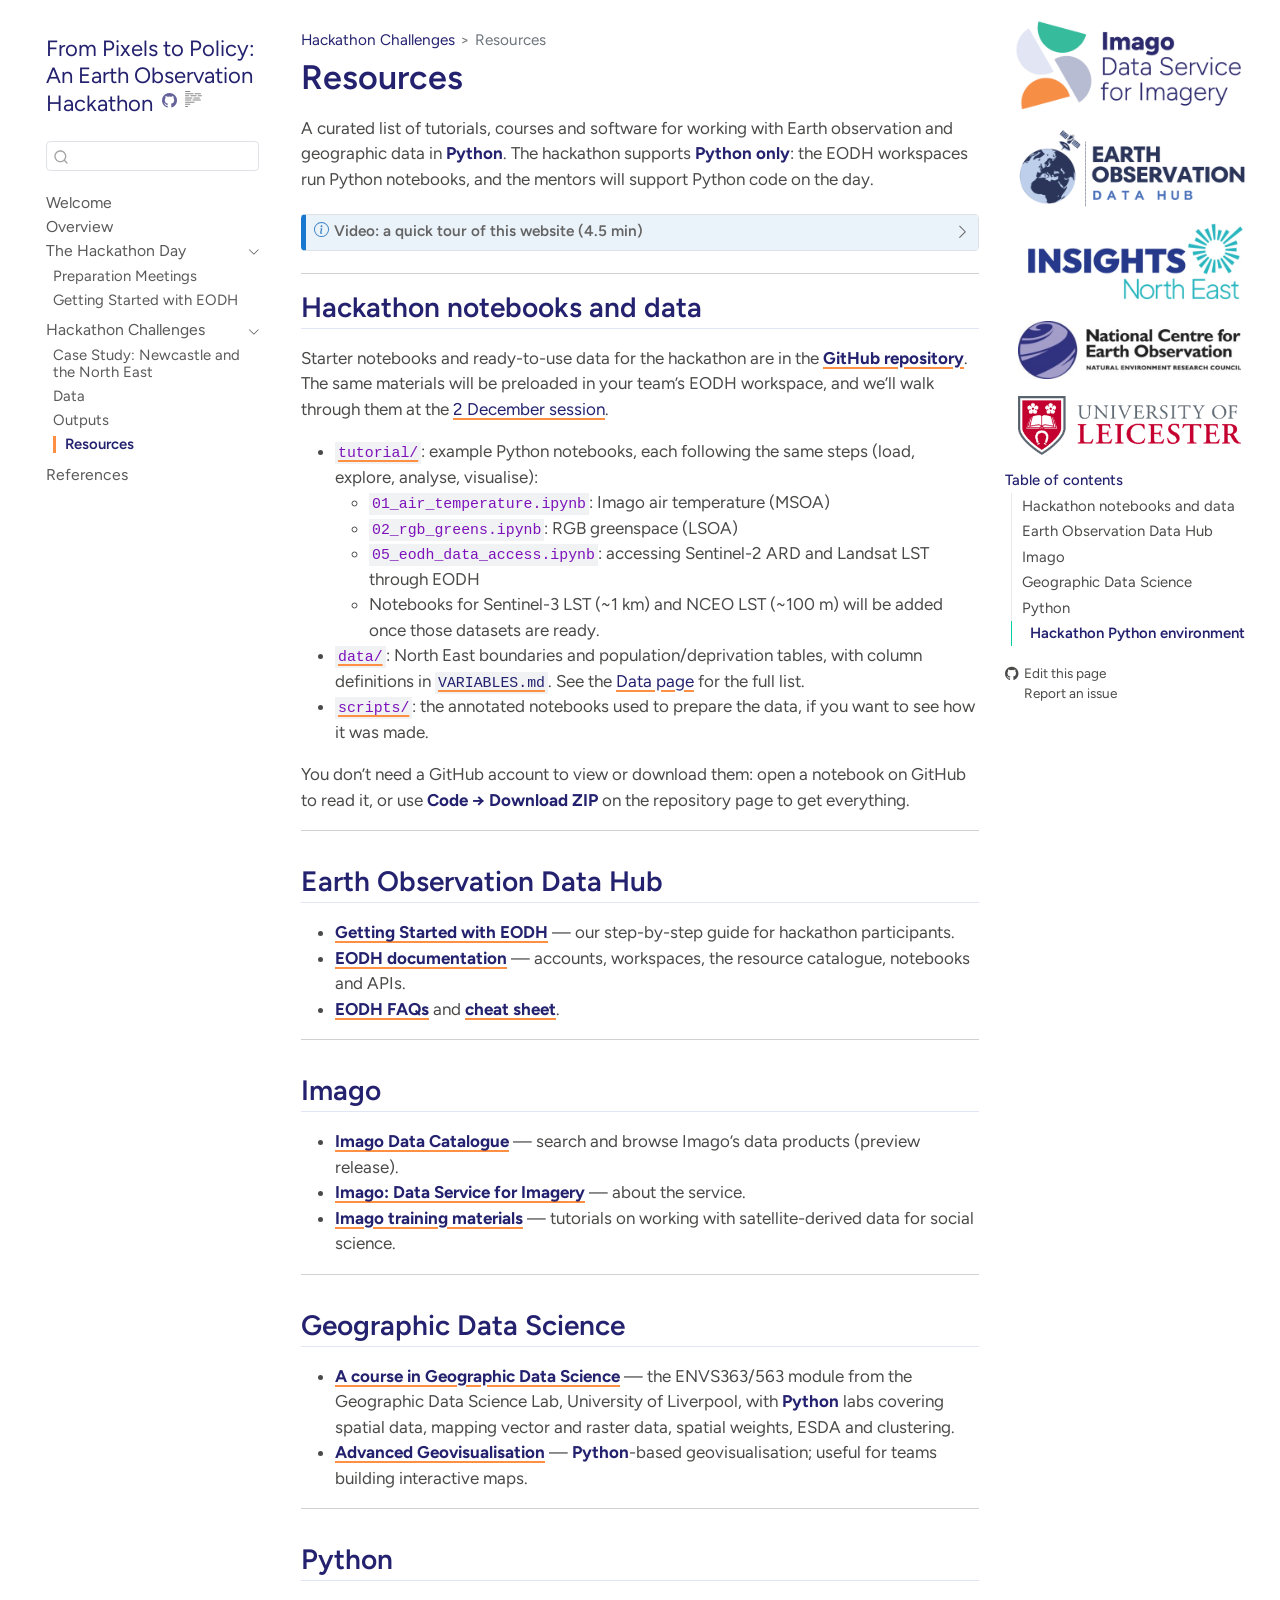
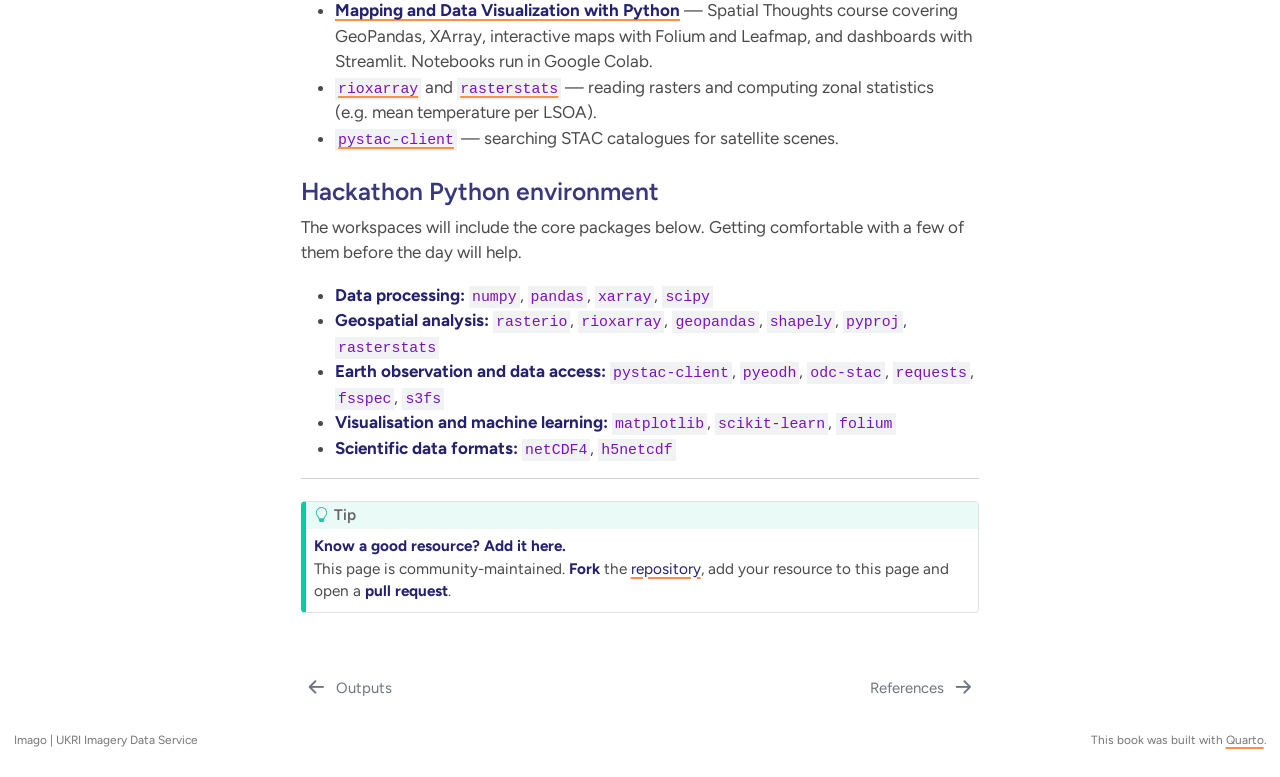
<file: docs/resources.html>
<!DOCTYPE html>
<html xmlns="http://www.w3.org/1999/xhtml" lang="en" xml:lang="en"><head>

<meta charset="utf-8">
<meta name="generator" content="quarto-1.9.36">

<meta name="viewport" content="width=device-width, initial-scale=1.0, user-scalable=yes">


<title>Resources – From Pixels to Policy: An Earth Observation Hackathon</title>
<style>
/* Default styles provided by pandoc.
** See https://pandoc.org/MANUAL.html#variables-for-html for config info.
*/
code{white-space: pre-wrap;}
span.smallcaps{font-variant: small-caps;}
div.columns{display: flex; gap: min(4vw, 1.5em);}
div.column{flex: auto; overflow-x: auto;}
div.hanging-indent{margin-left: 1.5em; text-indent: -1.5em;}
ul.task-list{list-style: none;}
ul.task-list li input[type="checkbox"] {
  width: 0.8em;
  margin: 0 0.8em 0.2em -1em; /* quarto-specific, see https://github.com/quarto-dev/quarto-cli/issues/4556 */ 
  vertical-align: middle;
}
</style>


<script src="site_libs/quarto-nav/quarto-nav.js"></script>
<script src="site_libs/quarto-nav/headroom.min.js"></script>
<script src="site_libs/clipboard/clipboard.min.js"></script>
<script src="site_libs/quarto-search/autocomplete.umd.js"></script>
<script src="site_libs/quarto-search/fuse.min.js"></script>
<script src="site_libs/quarto-search/quarto-search.js"></script>
<meta name="quarto:offset" content="./">
<link href="./references.html" rel="next">
<link href="./output.html" rel="prev">
<link href="./assets/Imago-logo.png" rel="icon" type="image/png">
<script src="site_libs/quarto-html/quarto.js" type="module"></script>
<script src="site_libs/quarto-html/tabsets/tabsets.js" type="module"></script>
<script src="site_libs/quarto-html/popper.min.js"></script>
<script src="site_libs/quarto-html/tippy.umd.min.js"></script>
<script src="site_libs/quarto-html/anchor.min.js"></script>
<link href="site_libs/quarto-html/tippy.css" rel="stylesheet">
<link href="site_libs/quarto-html/quarto-syntax-highlighting-845c23b38eaddc0f92fda52bfe77a8c8.css" rel="stylesheet" id="quarto-text-highlighting-styles">
<script src="site_libs/bootstrap/bootstrap.min.js"></script>
<link href="site_libs/bootstrap/bootstrap-icons.css" rel="stylesheet">
<link href="site_libs/bootstrap/bootstrap-cfa430b7423e8e76c37ea45e2c2bcd61.min.css" rel="stylesheet" append-hash="true" id="quarto-bootstrap" data-mode="light">
<script id="quarto-search-options" type="application/json">{
  "location": "sidebar",
  "copy-button": false,
  "collapse-after": 3,
  "panel-placement": "start",
  "type": "textbox",
  "limit": 50,
  "keyboard-shortcut": [
    "f",
    "/",
    "s"
  ],
  "show-item-context": false,
  "language": {
    "search-no-results-text": "No results",
    "search-matching-documents-text": "matching documents",
    "search-copy-link-title": "Copy link to search",
    "search-hide-matches-text": "Hide additional matches",
    "search-more-match-text": "more match in this document",
    "search-more-matches-text": "more matches in this document",
    "search-clear-button-title": "Clear",
    "search-text-placeholder": "",
    "search-detached-cancel-button-title": "Cancel",
    "search-submit-button-title": "Submit",
    "search-label": "Search"
  }
}</script>


</head>

<body class="nav-sidebar floating quarto-light">

<div id="quarto-search-results"></div>
  <header id="quarto-header" class="headroom fixed-top">
  <nav class="quarto-secondary-nav">
    <div class="container-fluid d-flex">
      <button type="button" class="quarto-btn-toggle btn" data-bs-toggle="collapse" role="button" data-bs-target=".quarto-sidebar-collapse-item" aria-controls="quarto-sidebar" aria-expanded="false" aria-label="Toggle sidebar navigation" onclick="if (window.quartoToggleHeadroom) { window.quartoToggleHeadroom(); }">
        <i class="bi bi-layout-text-sidebar-reverse"></i>
      </button>
        <nav class="quarto-page-breadcrumbs" aria-label="breadcrumb"><ol class="breadcrumb"><li class="breadcrumb-item"><a href="./probstatement.html">Hackathon Challenges</a></li><li class="breadcrumb-item"><a href="./resources.html">Resources</a></li></ol></nav>
        <a class="flex-grow-1" role="navigation" data-bs-toggle="collapse" data-bs-target=".quarto-sidebar-collapse-item" aria-controls="quarto-sidebar" aria-expanded="false" aria-label="Toggle sidebar navigation" onclick="if (window.quartoToggleHeadroom) { window.quartoToggleHeadroom(); }">      
        </a>
      <button type="button" class="btn quarto-search-button" aria-label="Search" onclick="window.quartoOpenSearch();">
        <i class="bi bi-search"></i>
      </button>
    </div>
  </nav>
</header>
<!-- content -->
<div id="quarto-content" class="quarto-container page-columns page-rows-contents page-layout-article">
<!-- sidebar -->
  <nav id="quarto-sidebar" class="sidebar collapse collapse-horizontal quarto-sidebar-collapse-item sidebar-navigation floating overflow-auto">
    <div class="pt-lg-2 mt-2 text-left sidebar-header">
    <div class="sidebar-title mb-0 py-0">
      <a href="./">From Pixels to Policy: An Earth Observation Hackathon</a> 
        <div class="sidebar-tools-main">
    <a href="https://github.com/Imago-SDRUK/Imago-EODH-Hack-2026" title="Source Code" class="quarto-navigation-tool px-1" aria-label="Source Code"><i class="bi bi-github"></i></a>
  <a href="" class="quarto-reader-toggle quarto-navigation-tool px-1" onclick="window.quartoToggleReader(); return false;" title="Toggle reader mode">
  <div class="quarto-reader-toggle-btn">
  <i class="bi"></i>
  </div>
</a>
</div>
    </div>
      </div>
        <div class="mt-2 flex-shrink-0 align-items-center">
        <div class="sidebar-search">
        <div id="quarto-search" class="" title="Search"></div>
        </div>
        </div>
    <div class="sidebar-menu-container"> 
    <ul class="list-unstyled mt-1">
        <li class="sidebar-item">
  <div class="sidebar-item-container"> 
  <a href="./index.html" class="sidebar-item-text sidebar-link">
 <span class="menu-text">Welcome</span></a>
  </div>
</li>
        <li class="sidebar-item">
  <div class="sidebar-item-container"> 
  <a href="./overview.html" class="sidebar-item-text sidebar-link">
 <span class="menu-text">Overview</span></a>
  </div>
</li>
        <li class="sidebar-item sidebar-item-section">
      <div class="sidebar-item-container"> 
            <a href="./workshop.html" class="sidebar-item-text sidebar-link">
 <span class="menu-text">The Hackathon Day</span></a>
          <a class="sidebar-item-toggle text-start" data-bs-toggle="collapse" data-bs-target="#quarto-sidebar-section-1" role="navigation" aria-expanded="true" aria-label="Toggle section">
            <i class="bi bi-chevron-right ms-2"></i>
          </a> 
      </div>
      <ul id="quarto-sidebar-section-1" class="collapse list-unstyled sidebar-section depth1 show">  
          <li class="sidebar-item">
  <div class="sidebar-item-container"> 
  <a href="./preparation.html" class="sidebar-item-text sidebar-link">
 <span class="menu-text">Preparation Meetings</span></a>
  </div>
</li>
          <li class="sidebar-item">
  <div class="sidebar-item-container"> 
  <a href="./eodh-start.html" class="sidebar-item-text sidebar-link">
 <span class="menu-text">Getting Started with EODH</span></a>
  </div>
</li>
      </ul>
  </li>
        <li class="sidebar-item sidebar-item-section">
      <div class="sidebar-item-container"> 
            <a href="./probstatement.html" class="sidebar-item-text sidebar-link">
 <span class="menu-text">Hackathon Challenges</span></a>
          <a class="sidebar-item-toggle text-start" data-bs-toggle="collapse" data-bs-target="#quarto-sidebar-section-2" role="navigation" aria-expanded="true" aria-label="Toggle section">
            <i class="bi bi-chevron-right ms-2"></i>
          </a> 
      </div>
      <ul id="quarto-sidebar-section-2" class="collapse list-unstyled sidebar-section depth1 show">  
          <li class="sidebar-item">
  <div class="sidebar-item-container"> 
  <a href="./casestudy.html" class="sidebar-item-text sidebar-link">
 <span class="menu-text">Case Study: Newcastle and the North East</span></a>
  </div>
</li>
          <li class="sidebar-item">
  <div class="sidebar-item-container"> 
  <a href="./datasets.html" class="sidebar-item-text sidebar-link">
 <span class="menu-text">Data</span></a>
  </div>
</li>
          <li class="sidebar-item">
  <div class="sidebar-item-container"> 
  <a href="./output.html" class="sidebar-item-text sidebar-link">
 <span class="menu-text">Outputs</span></a>
  </div>
</li>
          <li class="sidebar-item">
  <div class="sidebar-item-container"> 
  <a href="./resources.html" class="sidebar-item-text sidebar-link active">
 <span class="menu-text">Resources</span></a>
  </div>
</li>
      </ul>
  </li>
        <li class="sidebar-item">
  <div class="sidebar-item-container"> 
  <a href="./references.html" class="sidebar-item-text sidebar-link">
 <span class="menu-text">References</span></a>
  </div>
</li>
    </ul>
    </div>
</nav>
<div id="quarto-sidebar-glass" class="quarto-sidebar-collapse-item" data-bs-toggle="collapse" data-bs-target=".quarto-sidebar-collapse-item"></div>
<!-- margin-sidebar -->
    <div id="quarto-margin-sidebar" class="sidebar margin-sidebar"><div class="quarto-margin-header"><div class="margin-header-item">
<p><img src="./assets/all_logos.png" class="img-fluid" alt="Imago, Earth Observation Data Hub and Insights North East logos"></p>
<p><img src="./assets/logos/NCEO_logo.jpg" class="partner-logo img-fluid" alt="National Centre for Earth Observation logo"></p>
<p><img src="./assets/logos/UoL_logo.png" class="partner-logo img-fluid" alt="University of Leicester logo"></p>
</div></div>
        <nav id="TOC" role="doc-toc" class="toc-active">
    <h2 id="toc-title">Table of contents</h2>
   
  <ul>
  <li><a href="#hackathon-notebooks-and-data" id="toc-hackathon-notebooks-and-data" class="nav-link active" data-scroll-target="#hackathon-notebooks-and-data">Hackathon notebooks and data</a></li>
  <li><a href="#earth-observation-data-hub" id="toc-earth-observation-data-hub" class="nav-link" data-scroll-target="#earth-observation-data-hub">Earth Observation Data Hub</a></li>
  <li><a href="#imago" id="toc-imago" class="nav-link" data-scroll-target="#imago">Imago</a></li>
  <li><a href="#geographic-data-science" id="toc-geographic-data-science" class="nav-link" data-scroll-target="#geographic-data-science">Geographic Data Science</a></li>
  <li><a href="#python" id="toc-python" class="nav-link" data-scroll-target="#python">Python</a>
  <ul class="collapse">
  <li><a href="#hackathon-python-environment" id="toc-hackathon-python-environment" class="nav-link" data-scroll-target="#hackathon-python-environment">Hackathon Python environment</a></li>
  </ul></li>
  </ul>
<div class="toc-actions"><ul><li><a href="https://github.com/Imago-SDRUK/Imago-EODH-Hack-2026/edit/main/resources.qmd" class="toc-action"><i class="bi bi-github"></i>Edit this page</a></li><li><a href="https://github.com/Imago-SDRUK/Imago-EODH-Hack-2026/issues/new" class="toc-action"><i class="bi empty"></i>Report an issue</a></li></ul></div></nav>
    </div>
<!-- main -->
<main class="content" id="quarto-document-content">

<header id="title-block-header" class="quarto-title-block default"><nav class="quarto-page-breadcrumbs quarto-title-breadcrumbs d-none d-lg-block" aria-label="breadcrumb"><ol class="breadcrumb"><li class="breadcrumb-item"><a href="./probstatement.html">Hackathon Challenges</a></li><li class="breadcrumb-item"><a href="./resources.html">Resources</a></li></ol></nav>
<div class="quarto-title">
<h1 class="title">Resources</h1>
</div>



<div class="quarto-title-meta">

    
  
    
  </div>
  


</header>


<p>A curated list of tutorials, courses and software for working with Earth observation and geographic data in <strong>Python</strong>. The hackathon supports <strong>Python only</strong>: the EODH workspaces run Python notebooks, and the mentors will support Python code on the day.</p>
<div class="callout callout-style-default callout-note callout-titled">
<div class="callout-header d-flex align-content-center collapsed" data-bs-toggle="collapse" data-bs-target=".callout-1-contents" aria-controls="callout-1" aria-expanded="false" aria-label="Toggle callout">
<div class="callout-icon-container">
<i class="callout-icon"></i>
</div>
<div class="callout-title-container flex-fill">
<span class="screen-reader-only">Note</span>Video: a quick tour of this website (4.5 min)
</div>
<div class="callout-btn-toggle d-inline-block border-0 py-1 ps-1 pe-0 float-end"><i class="callout-toggle"></i></div>
</div>
<div id="callout-1" class="callout-1-contents callout-collapse collapse">
<div class="callout-body-container callout-body">
<p>A walkthrough of the site: the schedule, preparation meetings, challenges, data and resources.</p>
<video controls="" preload="none" playsinline="" poster="assets/video/hackathon-walkthrough-poster.jpg" style="width:100%; height:auto; border-radius:4px;">
  <source src="assets/video/hackathon-walkthrough.mp4" type="video/mp4">
  <a href="assets/video/hackathon-walkthrough.mp4">Download the video</a>
</video>
</div>
</div>
</div>
<hr>
<section id="hackathon-notebooks-and-data" class="level2 unnumbered">
<h2 class="unnumbered anchored" data-anchor-id="hackathon-notebooks-and-data">Hackathon notebooks and data</h2>
<p>Starter notebooks and ready-to-use data for the hackathon are in the <a href="https://github.com/Imago-SDRUK/Imago-EODH-Hack-2026"><strong>GitHub repository</strong></a>. The same materials will be preloaded in your team’s EODH workspace, and we’ll walk through them at the <a href="./preparation.html">2 December session</a>.</p>
<ul>
<li><a href="https://github.com/Imago-SDRUK/Imago-EODH-Hack-2026/tree/main/tutorial"><strong><code>tutorial/</code></strong></a>: example Python notebooks, each following the same steps (load, explore, analyse, visualise):
<ul>
<li><code>01_air_temperature.ipynb</code>: Imago air temperature (MSOA)</li>
<li><code>02_rgb_greens.ipynb</code>: RGB greenspace (LSOA)</li>
<li><code>05_eodh_data_access.ipynb</code>: accessing Sentinel-2 ARD and Landsat LST through EODH</li>
<li>Notebooks for Sentinel-3 LST (~1 km) and NCEO LST (~100 m) will be added once those datasets are ready.</li>
</ul></li>
<li><a href="https://github.com/Imago-SDRUK/Imago-EODH-Hack-2026/tree/main/data"><strong><code>data/</code></strong></a>: North East boundaries and population/deprivation tables, with column definitions in <a href="https://github.com/Imago-SDRUK/Imago-EODH-Hack-2026/blob/main/data/VARIABLES.md"><code>VARIABLES.md</code></a>. See the <a href="./datasets.html">Data page</a> for the full list.</li>
<li><a href="https://github.com/Imago-SDRUK/Imago-EODH-Hack-2026/tree/main/scripts"><strong><code>scripts/</code></strong></a>: the annotated notebooks used to prepare the data, if you want to see how it was made.</li>
</ul>
<p>You don’t need a GitHub account to view or download them: open a notebook on GitHub to read it, or use <strong>Code → Download ZIP</strong> on the repository page to get everything.</p>
<hr>
</section>
<section id="earth-observation-data-hub" class="level2 unnumbered">
<h2 class="unnumbered anchored" data-anchor-id="earth-observation-data-hub">Earth Observation Data Hub</h2>
<ul>
<li><a href="./eodh-start.html"><strong>Getting Started with EODH</strong></a> — our step-by-step guide for hackathon participants.</li>
<li><a href="https://docs.eodatahub.org.uk/"><strong>EODH documentation</strong></a> — accounts, workspaces, the resource catalogue, notebooks and APIs.</li>
<li><a href="https://docs.eodatahub.org.uk/Help/faqs/"><strong>EODH FAQs</strong></a> and <a href="https://docs.eodatahub.org.uk/Help/cheat-sheet/"><strong>cheat sheet</strong></a>.</li>
</ul>
<hr>
</section>
<section id="imago" class="level2 unnumbered">
<h2 class="unnumbered anchored" data-anchor-id="imago">Imago</h2>
<ul>
<li><a href="https://data.imago.ac.uk/"><strong>Imago Data Catalogue</strong></a> — search and browse Imago’s data products (preview release).</li>
<li><a href="https://imago.ac.uk/"><strong>Imago: Data Service for Imagery</strong></a> — about the service.</li>
<li><a href="https://imago-sdruk.github.io/Imago_training"><strong>Imago training materials</strong></a> — tutorials on working with satellite-derived data for social science.</li>
</ul>
<hr>
</section>
<section id="geographic-data-science" class="level2 unnumbered">
<h2 class="unnumbered anchored" data-anchor-id="geographic-data-science">Geographic Data Science</h2>
<ul>
<li><a href="https://gdsl-ul.github.io/gds/"><strong>A course in Geographic Data Science</strong></a> — the ENVS363/563 module from the Geographic Data Science Lab, University of Liverpool, with <strong>Python</strong> labs covering spatial data, mapping vector and raster data, spatial weights, ESDA and clustering.</li>
<li><a href="https://gdsl-ul.github.io/wma/"><strong>Advanced Geovisualisation</strong></a> — <strong>Python</strong>-based geovisualisation; useful for teams building interactive maps.</li>
</ul>
<hr>
</section>
<section id="python" class="level2 unnumbered">
<h2 class="unnumbered anchored" data-anchor-id="python">Python</h2>
<ul>
<li><a href="https://courses.spatialthoughts.com/python-dataviz.html"><strong>Mapping and Data Visualization with Python</strong></a> — Spatial Thoughts course covering GeoPandas, XArray, interactive maps with Folium and Leafmap, and dashboards with Streamlit. Notebooks run in Google Colab.</li>
<li><a href="https://corteva.github.io/rioxarray/"><strong><code>rioxarray</code></strong></a> and <a href="https://pythonhosted.org/rasterstats/"><strong><code>rasterstats</code></strong></a> — reading rasters and computing zonal statistics (e.g.&nbsp;mean temperature per LSOA).</li>
<li><a href="https://pystac-client.readthedocs.io/"><strong><code>pystac-client</code></strong></a> — searching STAC catalogues for satellite scenes.</li>
</ul>
<section id="hackathon-python-environment" class="level3 unnumbered">
<h3 class="unnumbered anchored" data-anchor-id="hackathon-python-environment">Hackathon Python environment</h3>
<p>The workspaces will include the core packages below. Getting comfortable with a few of them before the day will help.</p>
<ul>
<li><strong>Data processing:</strong> <code>numpy</code>, <code>pandas</code>, <code>xarray</code>, <code>scipy</code></li>
<li><strong>Geospatial analysis:</strong> <code>rasterio</code>, <code>rioxarray</code>, <code>geopandas</code>, <code>shapely</code>, <code>pyproj</code>, <code>rasterstats</code></li>
<li><strong>Earth observation and data access:</strong> <code>pystac-client</code>, <code>pyeodh</code>, <code>odc-stac</code>, <code>requests</code>, <code>fsspec</code>, <code>s3fs</code></li>
<li><strong>Visualisation and machine learning:</strong> <code>matplotlib</code>, <code>scikit-learn</code>, <code>folium</code></li>
<li><strong>Scientific data formats:</strong> <code>netCDF4</code>, <code>h5netcdf</code></li>
</ul>
<hr>
<div class="callout callout-style-default callout-tip callout-titled">
<div class="callout-header d-flex align-content-center">
<div class="callout-icon-container">
<i class="callout-icon"></i>
</div>
<div class="callout-title-container flex-fill">
Tip
</div>
</div>
<div class="callout-body-container callout-body">
<p><strong>Know a good resource? Add it here.</strong><br>
This page is community-maintained. <strong>Fork</strong> the <a href="https://github.com/Imago-SDRUK/Imago-EODH-Hack-2026">repository</a>, add your resource to this page and open a <strong>pull request</strong>.</p>
</div>
</div>


</section>
</section>

</main> <!-- /main -->
<script id="quarto-html-after-body" type="application/javascript">
  window.document.addEventListener("DOMContentLoaded", function (event) {
    const icon = "";
    const anchorJS = new window.AnchorJS();
    anchorJS.options = {
      placement: 'right',
      icon: icon
    };
    anchorJS.add('.anchored');
    const isCodeAnnotation = (el) => {
      for (const clz of el.classList) {
        if (clz.startsWith('code-annotation-')) {                     
          return true;
        }
      }
      return false;
    }
    const onCopySuccess = function(e) {
      // button target
      const button = e.trigger;
      // don't keep focus
      button.blur();
      // flash "checked"
      button.classList.add('code-copy-button-checked');
      var currentTitle = button.getAttribute("title");
      button.setAttribute("title", "Copied!");
      let tooltip;
      if (window.bootstrap) {
        button.setAttribute("data-bs-toggle", "tooltip");
        button.setAttribute("data-bs-placement", "left");
        button.setAttribute("data-bs-title", "Copied!");
        tooltip = new bootstrap.Tooltip(button, 
          { trigger: "manual", 
            customClass: "code-copy-button-tooltip",
            offset: [0, -8]});
        tooltip.show();    
      }
      setTimeout(function() {
        if (tooltip) {
          tooltip.hide();
          button.removeAttribute("data-bs-title");
          button.removeAttribute("data-bs-toggle");
          button.removeAttribute("data-bs-placement");
        }
        button.setAttribute("title", currentTitle);
        button.classList.remove('code-copy-button-checked');
      }, 1000);
      // clear code selection
      e.clearSelection();
    }
    const getTextToCopy = function(trigger) {
      const outerScaffold = trigger.parentElement.cloneNode(true);
      const codeEl = outerScaffold.querySelector('code');
      for (const childEl of codeEl.children) {
        if (isCodeAnnotation(childEl)) {
          childEl.remove();
        }
      }
      return codeEl.innerText;
    }
    const clipboard = new window.ClipboardJS('.code-copy-button:not([data-in-quarto-modal])', {
      text: getTextToCopy
    });
    clipboard.on('success', onCopySuccess);
    if (window.document.getElementById('quarto-embedded-source-code-modal')) {
      const clipboardModal = new window.ClipboardJS('.code-copy-button[data-in-quarto-modal]', {
        text: getTextToCopy,
        container: window.document.getElementById('quarto-embedded-source-code-modal')
      });
      clipboardModal.on('success', onCopySuccess);
    }
      var localhostRegex = new RegExp(/^(?:http|https):\/\/localhost\:?[0-9]*\//);
      var mailtoRegex = new RegExp(/^mailto:/);
        var filterRegex = new RegExp("https:\/\/imago-sdruk\.github\.io\/Imago-EODH-Hack-2026");
      var isInternal = (href) => {
          return filterRegex.test(href) || localhostRegex.test(href) || mailtoRegex.test(href);
      }
      // Inspect non-navigation links and adorn them if external
     var links = window.document.querySelectorAll('a[href]:not(.nav-link):not(.navbar-brand):not(.toc-action):not(.sidebar-link):not(.sidebar-item-toggle):not(.pagination-link):not(.no-external):not([aria-hidden]):not(.dropdown-item):not(.quarto-navigation-tool):not(.about-link)');
      for (var i=0; i<links.length; i++) {
        const link = links[i];
        if (!isInternal(link.href)) {
          // undo the damage that might have been done by quarto-nav.js in the case of
          // links that we want to consider external
          if (link.dataset.originalHref !== undefined) {
            link.href = link.dataset.originalHref;
          }
        }
      }
    function tippyHover(el, contentFn, onTriggerFn, onUntriggerFn) {
      const config = {
        allowHTML: true,
        maxWidth: 500,
        delay: 100,
        arrow: false,
        appendTo: function(el) {
            return el.parentElement;
        },
        interactive: true,
        interactiveBorder: 10,
        theme: 'quarto',
        placement: 'bottom-start',
      };
      if (contentFn) {
        config.content = contentFn;
      }
      if (onTriggerFn) {
        config.onTrigger = onTriggerFn;
      }
      if (onUntriggerFn) {
        config.onUntrigger = onUntriggerFn;
      }
      window.tippy(el, config); 
    }
    const noterefs = window.document.querySelectorAll('a[role="doc-noteref"]');
    for (var i=0; i<noterefs.length; i++) {
      const ref = noterefs[i];
      tippyHover(ref, function() {
        // use id or data attribute instead here
        let href = ref.getAttribute('data-footnote-href') || ref.getAttribute('href');
        try { href = new URL(href).hash; } catch {}
        const id = href.replace(/^#\/?/, "");
        const note = window.document.getElementById(id);
        if (note) {
          return note.innerHTML;
        } else {
          return "";
        }
      });
    }
    const xrefs = window.document.querySelectorAll('a.quarto-xref');
    const processXRef = (id, note) => {
      // Strip column container classes
      const stripColumnClz = (el) => {
        el.classList.remove("page-full", "page-columns");
        if (el.children) {
          for (const child of el.children) {
            stripColumnClz(child);
          }
        }
      }
      stripColumnClz(note)
      if (id === null || id.startsWith('sec-')) {
        // Special case sections, only their first couple elements
        const container = document.createElement("div");
        if (note.children && note.children.length > 2) {
          container.appendChild(note.children[0].cloneNode(true));
          for (let i = 1; i < note.children.length; i++) {
            const child = note.children[i];
            if (child.tagName === "P" && child.innerText === "") {
              continue;
            } else {
              container.appendChild(child.cloneNode(true));
              break;
            }
          }
          if (window.Quarto?.typesetMath) {
            window.Quarto.typesetMath(container);
          }
          return container.innerHTML
        } else {
          if (window.Quarto?.typesetMath) {
            window.Quarto.typesetMath(note);
          }
          return note.innerHTML;
        }
      } else {
        // Remove any anchor links if they are present
        const anchorLink = note.querySelector('a.anchorjs-link');
        if (anchorLink) {
          anchorLink.remove();
        }
        if (window.Quarto?.typesetMath) {
          window.Quarto.typesetMath(note);
        }
        if (note.classList.contains("callout")) {
          return note.outerHTML;
        } else {
          return note.innerHTML;
        }
      }
    }
    for (var i=0; i<xrefs.length; i++) {
      const xref = xrefs[i];
      tippyHover(xref, undefined, function(instance) {
        instance.disable();
        let url = xref.getAttribute('href');
        let hash = undefined; 
        if (url.startsWith('#')) {
          hash = url;
        } else {
          try { hash = new URL(url).hash; } catch {}
        }
        if (hash) {
          const id = hash.replace(/^#\/?/, "");
          const note = window.document.getElementById(id);
          if (note !== null) {
            try {
              const html = processXRef(id, note.cloneNode(true));
              instance.setContent(html);
            } finally {
              instance.enable();
              instance.show();
            }
          } else {
            // See if we can fetch this
            fetch(url.split('#')[0])
            .then(res => res.text())
            .then(html => {
              const parser = new DOMParser();
              const htmlDoc = parser.parseFromString(html, "text/html");
              const note = htmlDoc.getElementById(id);
              if (note !== null) {
                const html = processXRef(id, note);
                instance.setContent(html);
              } 
            }).finally(() => {
              instance.enable();
              instance.show();
            });
          }
        } else {
          // See if we can fetch a full url (with no hash to target)
          // This is a special case and we should probably do some content thinning / targeting
          fetch(url)
          .then(res => res.text())
          .then(html => {
            const parser = new DOMParser();
            const htmlDoc = parser.parseFromString(html, "text/html");
            const note = htmlDoc.querySelector('main.content');
            if (note !== null) {
              // This should only happen for chapter cross references
              // (since there is no id in the URL)
              // remove the first header
              if (note.children.length > 0 && note.children[0].tagName === "HEADER") {
                note.children[0].remove();
              }
              const html = processXRef(null, note);
              instance.setContent(html);
            } 
          }).finally(() => {
            instance.enable();
            instance.show();
          });
        }
      }, function(instance) {
      });
    }
        let selectedAnnoteEl;
        const selectorForAnnotation = ( cell, annotation) => {
          let cellAttr = 'data-code-cell="' + cell + '"';
          let lineAttr = 'data-code-annotation="' +  annotation + '"';
          const selector = 'span[' + cellAttr + '][' + lineAttr + ']';
          return selector;
        }
        const selectCodeLines = (annoteEl) => {
          const doc = window.document;
          const targetCell = annoteEl.getAttribute("data-target-cell");
          const targetAnnotation = annoteEl.getAttribute("data-target-annotation");
          const annoteSpan = window.document.querySelector(selectorForAnnotation(targetCell, targetAnnotation));
          const lines = annoteSpan.getAttribute("data-code-lines").split(",");
          const lineIds = lines.map((line) => {
            return targetCell + "-" + line;
          })
          let top = null;
          let height = null;
          let parent = null;
          if (lineIds.length > 0) {
              //compute the position of the single el (top and bottom and make a div)
              const el = window.document.getElementById(lineIds[0]);
              top = el.offsetTop;
              height = el.offsetHeight;
              parent = el.parentElement.parentElement;
            if (lineIds.length > 1) {
              const lastEl = window.document.getElementById(lineIds[lineIds.length - 1]);
              const bottom = lastEl.offsetTop + lastEl.offsetHeight;
              height = bottom - top;
            }
            if (top !== null && height !== null && parent !== null) {
              // cook up a div (if necessary) and position it 
              let div = window.document.getElementById("code-annotation-line-highlight");
              if (div === null) {
                div = window.document.createElement("div");
                div.setAttribute("id", "code-annotation-line-highlight");
                div.style.position = 'absolute';
                parent.appendChild(div);
              }
              div.style.top = top - 2 + "px";
              div.style.height = height + 4 + "px";
              div.style.left = 0;
              let gutterDiv = window.document.getElementById("code-annotation-line-highlight-gutter");
              if (gutterDiv === null) {
                gutterDiv = window.document.createElement("div");
                gutterDiv.setAttribute("id", "code-annotation-line-highlight-gutter");
                gutterDiv.style.position = 'absolute';
                const codeCell = window.document.getElementById(targetCell);
                const gutter = codeCell.querySelector('.code-annotation-gutter');
                gutter.appendChild(gutterDiv);
              }
              gutterDiv.style.top = top - 2 + "px";
              gutterDiv.style.height = height + 4 + "px";
            }
            selectedAnnoteEl = annoteEl;
          }
        };
        const unselectCodeLines = () => {
          const elementsIds = ["code-annotation-line-highlight", "code-annotation-line-highlight-gutter"];
          elementsIds.forEach((elId) => {
            const div = window.document.getElementById(elId);
            if (div) {
              div.remove();
            }
          });
          selectedAnnoteEl = undefined;
        };
          // Handle positioning of the toggle
      window.addEventListener(
        "resize",
        throttle(() => {
          elRect = undefined;
          if (selectedAnnoteEl) {
            selectCodeLines(selectedAnnoteEl);
          }
        }, 10)
      );
      function throttle(fn, ms) {
      let throttle = false;
      let timer;
        return (...args) => {
          if(!throttle) { // first call gets through
              fn.apply(this, args);
              throttle = true;
          } else { // all the others get throttled
              if(timer) clearTimeout(timer); // cancel #2
              timer = setTimeout(() => {
                fn.apply(this, args);
                timer = throttle = false;
              }, ms);
          }
        };
      }
        // Attach click handler to the DT
        const annoteDls = window.document.querySelectorAll('dt[data-target-cell]');
        for (const annoteDlNode of annoteDls) {
          annoteDlNode.addEventListener('click', (event) => {
            const clickedEl = event.target;
            if (clickedEl !== selectedAnnoteEl) {
              unselectCodeLines();
              const activeEl = window.document.querySelector('dt[data-target-cell].code-annotation-active');
              if (activeEl) {
                activeEl.classList.remove('code-annotation-active');
              }
              selectCodeLines(clickedEl);
              clickedEl.classList.add('code-annotation-active');
            } else {
              // Unselect the line
              unselectCodeLines();
              clickedEl.classList.remove('code-annotation-active');
            }
          });
        }
    const findCites = (el) => {
      const parentEl = el.parentElement;
      if (parentEl) {
        const cites = parentEl.dataset.cites;
        if (cites) {
          return {
            el,
            cites: cites.split(' ')
          };
        } else {
          return findCites(el.parentElement)
        }
      } else {
        return undefined;
      }
    };
    var bibliorefs = window.document.querySelectorAll('a[role="doc-biblioref"]');
    for (var i=0; i<bibliorefs.length; i++) {
      const ref = bibliorefs[i];
      const citeInfo = findCites(ref);
      if (citeInfo) {
        tippyHover(citeInfo.el, function() {
          var popup = window.document.createElement('div');
          citeInfo.cites.forEach(function(cite) {
            var citeDiv = window.document.createElement('div');
            citeDiv.classList.add('hanging-indent');
            citeDiv.classList.add('csl-entry');
            var biblioDiv = window.document.getElementById('ref-' + cite);
            if (biblioDiv) {
              citeDiv.innerHTML = biblioDiv.innerHTML;
            }
            popup.appendChild(citeDiv);
          });
          return popup.innerHTML;
        });
      }
    }
  });
  </script>
<nav class="page-navigation">
  <div class="nav-page nav-page-previous">
      <a href="./output.html" class="pagination-link" aria-label="Outputs">
        <i class="bi bi-arrow-left-short"></i> <span class="nav-page-text">Outputs</span>
      </a>          
  </div>
  <div class="nav-page nav-page-next">
      <a href="./references.html" class="pagination-link" aria-label="References">
        <span class="nav-page-text">References</span> <i class="bi bi-arrow-right-short"></i>
      </a>
  </div>
</nav>
</div> <!-- /content -->
<footer class="footer">
  <div class="nav-footer">
    <div class="nav-footer-left">
<p>Imago | UKRI Imagery Data Service</p>
</div>   
    <div class="nav-footer-center">
      &nbsp;
    <div class="toc-actions d-sm-block d-md-none"><ul><li><a href="https://github.com/Imago-SDRUK/Imago-EODH-Hack-2026/edit/main/resources.qmd" class="toc-action"><i class="bi bi-github"></i>Edit this page</a></li><li><a href="https://github.com/Imago-SDRUK/Imago-EODH-Hack-2026/issues/new" class="toc-action"><i class="bi empty"></i>Report an issue</a></li></ul></div></div>
    <div class="nav-footer-right">
<p>This book was built with <a href="https://quarto.org/">Quarto</a>.</p>
</div>
  </div>
</footer>




</body></html>
</file>
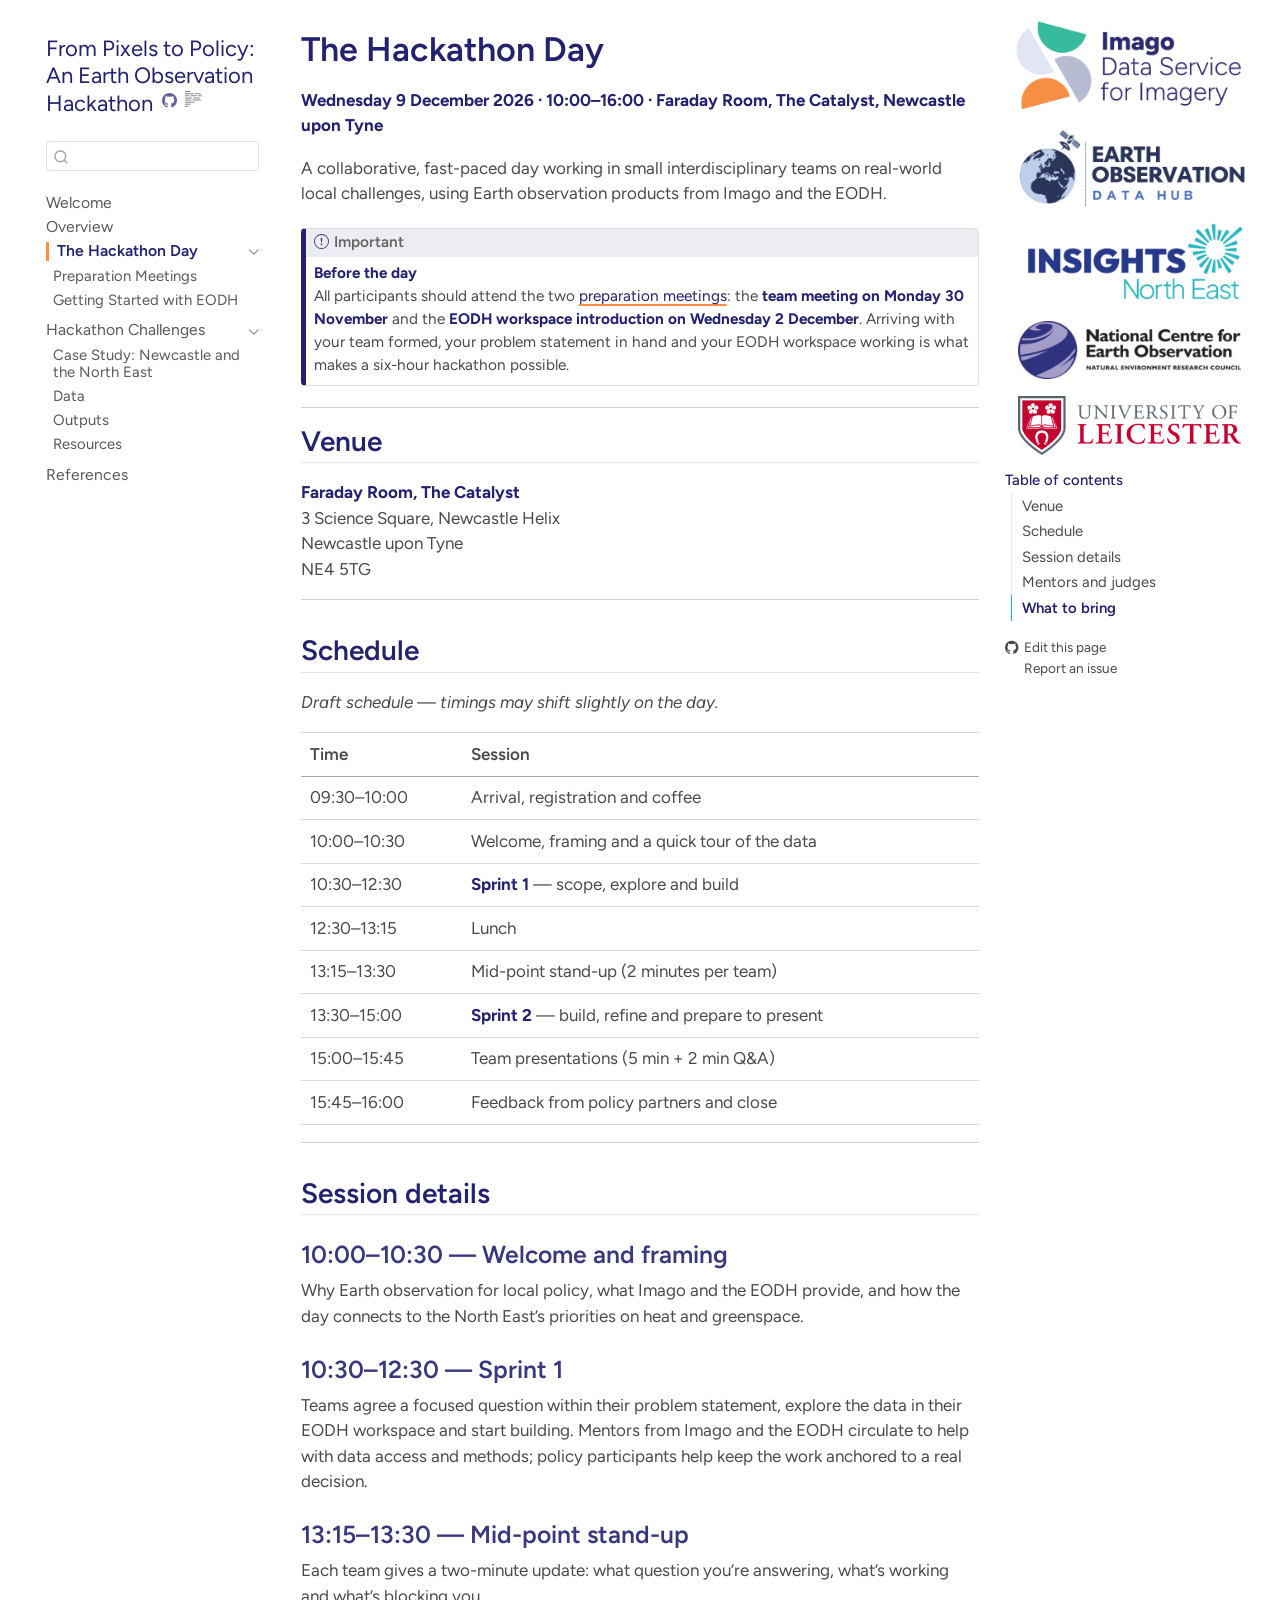
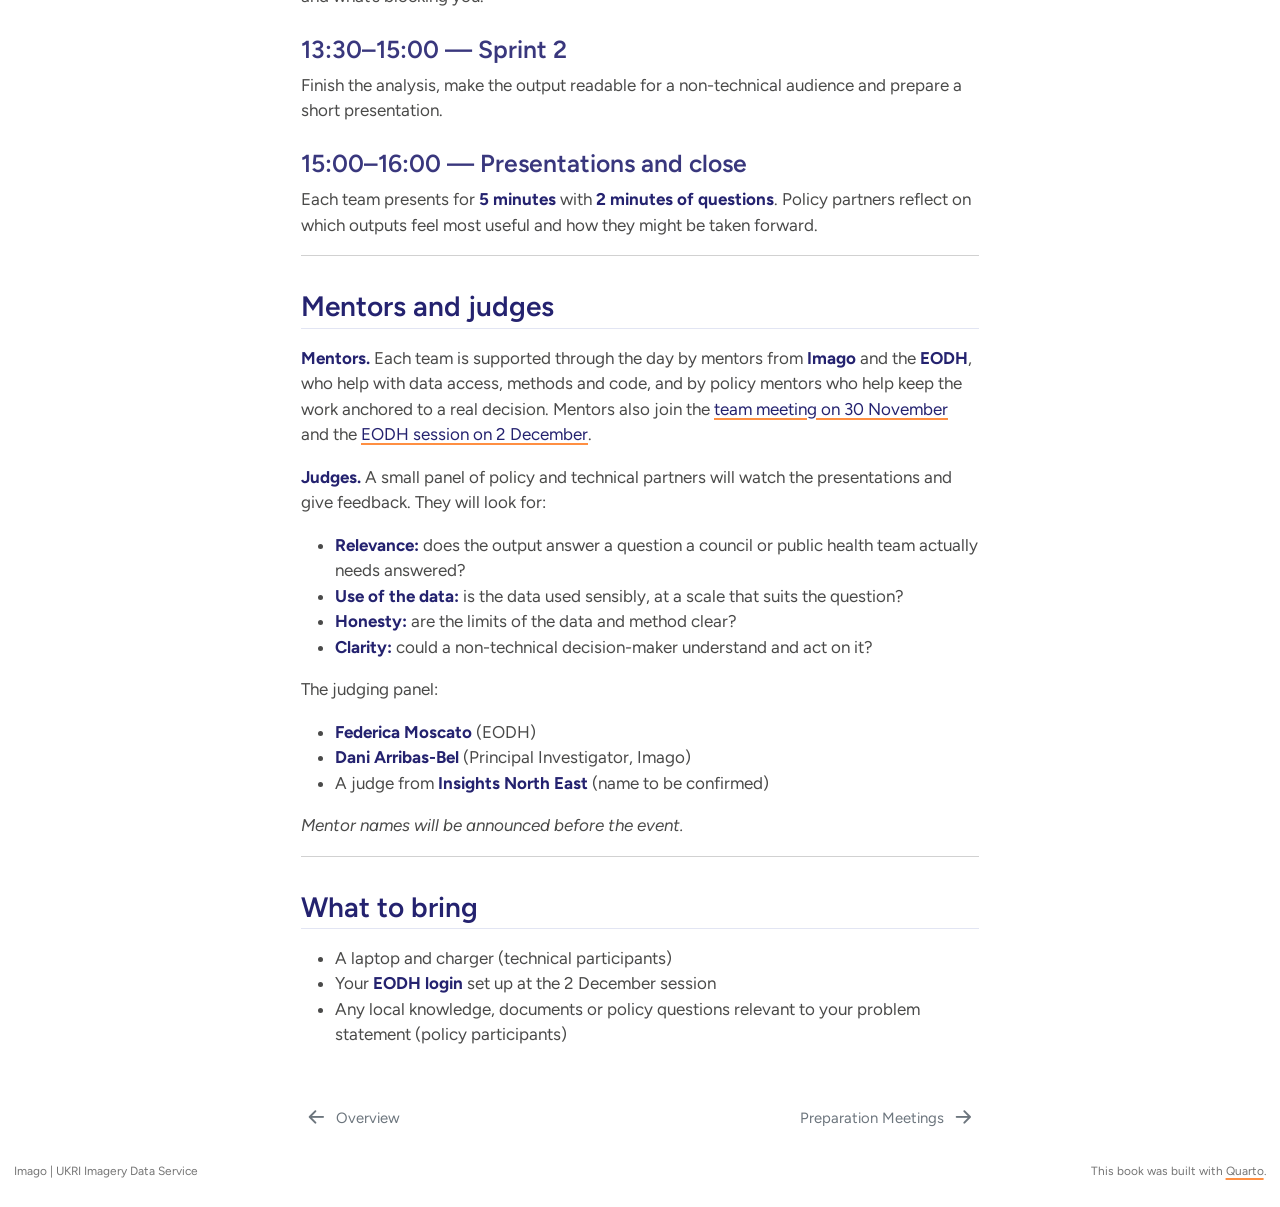
<file: docs/workshop.html>
<!DOCTYPE html>
<html xmlns="http://www.w3.org/1999/xhtml" lang="en" xml:lang="en"><head>

<meta charset="utf-8">
<meta name="generator" content="quarto-1.9.36">

<meta name="viewport" content="width=device-width, initial-scale=1.0, user-scalable=yes">


<title>The Hackathon Day – From Pixels to Policy: An Earth Observation Hackathon</title>
<style>
/* Default styles provided by pandoc.
** See https://pandoc.org/MANUAL.html#variables-for-html for config info.
*/
code{white-space: pre-wrap;}
span.smallcaps{font-variant: small-caps;}
div.columns{display: flex; gap: min(4vw, 1.5em);}
div.column{flex: auto; overflow-x: auto;}
div.hanging-indent{margin-left: 1.5em; text-indent: -1.5em;}
ul.task-list{list-style: none;}
ul.task-list li input[type="checkbox"] {
  width: 0.8em;
  margin: 0 0.8em 0.2em -1em; /* quarto-specific, see https://github.com/quarto-dev/quarto-cli/issues/4556 */ 
  vertical-align: middle;
}
</style>


<script src="site_libs/quarto-nav/quarto-nav.js"></script>
<script src="site_libs/quarto-nav/headroom.min.js"></script>
<script src="site_libs/clipboard/clipboard.min.js"></script>
<script src="site_libs/quarto-search/autocomplete.umd.js"></script>
<script src="site_libs/quarto-search/fuse.min.js"></script>
<script src="site_libs/quarto-search/quarto-search.js"></script>
<meta name="quarto:offset" content="./">
<link href="./preparation.html" rel="next">
<link href="./overview.html" rel="prev">
<link href="./assets/Imago-logo.png" rel="icon" type="image/png">
<script src="site_libs/quarto-html/quarto.js" type="module"></script>
<script src="site_libs/quarto-html/tabsets/tabsets.js" type="module"></script>
<script src="site_libs/quarto-html/popper.min.js"></script>
<script src="site_libs/quarto-html/tippy.umd.min.js"></script>
<script src="site_libs/quarto-html/anchor.min.js"></script>
<link href="site_libs/quarto-html/tippy.css" rel="stylesheet">
<link href="site_libs/quarto-html/quarto-syntax-highlighting-845c23b38eaddc0f92fda52bfe77a8c8.css" rel="stylesheet" id="quarto-text-highlighting-styles">
<script src="site_libs/bootstrap/bootstrap.min.js"></script>
<link href="site_libs/bootstrap/bootstrap-icons.css" rel="stylesheet">
<link href="site_libs/bootstrap/bootstrap-cfa430b7423e8e76c37ea45e2c2bcd61.min.css" rel="stylesheet" append-hash="true" id="quarto-bootstrap" data-mode="light">
<script id="quarto-search-options" type="application/json">{
  "location": "sidebar",
  "copy-button": false,
  "collapse-after": 3,
  "panel-placement": "start",
  "type": "textbox",
  "limit": 50,
  "keyboard-shortcut": [
    "f",
    "/",
    "s"
  ],
  "show-item-context": false,
  "language": {
    "search-no-results-text": "No results",
    "search-matching-documents-text": "matching documents",
    "search-copy-link-title": "Copy link to search",
    "search-hide-matches-text": "Hide additional matches",
    "search-more-match-text": "more match in this document",
    "search-more-matches-text": "more matches in this document",
    "search-clear-button-title": "Clear",
    "search-text-placeholder": "",
    "search-detached-cancel-button-title": "Cancel",
    "search-submit-button-title": "Submit",
    "search-label": "Search"
  }
}</script>


</head>

<body class="nav-sidebar floating quarto-light">

<div id="quarto-search-results"></div>
  <header id="quarto-header" class="headroom fixed-top">
  <nav class="quarto-secondary-nav">
    <div class="container-fluid d-flex">
      <button type="button" class="quarto-btn-toggle btn" data-bs-toggle="collapse" role="button" data-bs-target=".quarto-sidebar-collapse-item" aria-controls="quarto-sidebar" aria-expanded="false" aria-label="Toggle sidebar navigation" onclick="if (window.quartoToggleHeadroom) { window.quartoToggleHeadroom(); }">
        <i class="bi bi-layout-text-sidebar-reverse"></i>
      </button>
        <nav class="quarto-page-breadcrumbs" aria-label="breadcrumb"><ol class="breadcrumb"><li class="breadcrumb-item"><a href="./workshop.html">The Hackathon Day</a></li></ol></nav>
        <a class="flex-grow-1" role="navigation" data-bs-toggle="collapse" data-bs-target=".quarto-sidebar-collapse-item" aria-controls="quarto-sidebar" aria-expanded="false" aria-label="Toggle sidebar navigation" onclick="if (window.quartoToggleHeadroom) { window.quartoToggleHeadroom(); }">      
        </a>
      <button type="button" class="btn quarto-search-button" aria-label="Search" onclick="window.quartoOpenSearch();">
        <i class="bi bi-search"></i>
      </button>
    </div>
  </nav>
</header>
<!-- content -->
<div id="quarto-content" class="quarto-container page-columns page-rows-contents page-layout-article">
<!-- sidebar -->
  <nav id="quarto-sidebar" class="sidebar collapse collapse-horizontal quarto-sidebar-collapse-item sidebar-navigation floating overflow-auto">
    <div class="pt-lg-2 mt-2 text-left sidebar-header">
    <div class="sidebar-title mb-0 py-0">
      <a href="./">From Pixels to Policy: An Earth Observation Hackathon</a> 
        <div class="sidebar-tools-main">
    <a href="https://github.com/Imago-SDRUK/Imago-EODH-Hack-2026" title="Source Code" class="quarto-navigation-tool px-1" aria-label="Source Code"><i class="bi bi-github"></i></a>
  <a href="" class="quarto-reader-toggle quarto-navigation-tool px-1" onclick="window.quartoToggleReader(); return false;" title="Toggle reader mode">
  <div class="quarto-reader-toggle-btn">
  <i class="bi"></i>
  </div>
</a>
</div>
    </div>
      </div>
        <div class="mt-2 flex-shrink-0 align-items-center">
        <div class="sidebar-search">
        <div id="quarto-search" class="" title="Search"></div>
        </div>
        </div>
    <div class="sidebar-menu-container"> 
    <ul class="list-unstyled mt-1">
        <li class="sidebar-item">
  <div class="sidebar-item-container"> 
  <a href="./index.html" class="sidebar-item-text sidebar-link">
 <span class="menu-text">Welcome</span></a>
  </div>
</li>
        <li class="sidebar-item">
  <div class="sidebar-item-container"> 
  <a href="./overview.html" class="sidebar-item-text sidebar-link">
 <span class="menu-text">Overview</span></a>
  </div>
</li>
        <li class="sidebar-item sidebar-item-section">
      <div class="sidebar-item-container"> 
            <a href="./workshop.html" class="sidebar-item-text sidebar-link active">
 <span class="menu-text">The Hackathon Day</span></a>
          <a class="sidebar-item-toggle text-start" data-bs-toggle="collapse" data-bs-target="#quarto-sidebar-section-1" role="navigation" aria-expanded="true" aria-label="Toggle section">
            <i class="bi bi-chevron-right ms-2"></i>
          </a> 
      </div>
      <ul id="quarto-sidebar-section-1" class="collapse list-unstyled sidebar-section depth1 show">  
          <li class="sidebar-item">
  <div class="sidebar-item-container"> 
  <a href="./preparation.html" class="sidebar-item-text sidebar-link">
 <span class="menu-text">Preparation Meetings</span></a>
  </div>
</li>
          <li class="sidebar-item">
  <div class="sidebar-item-container"> 
  <a href="./eodh-start.html" class="sidebar-item-text sidebar-link">
 <span class="menu-text">Getting Started with EODH</span></a>
  </div>
</li>
      </ul>
  </li>
        <li class="sidebar-item sidebar-item-section">
      <div class="sidebar-item-container"> 
            <a href="./probstatement.html" class="sidebar-item-text sidebar-link">
 <span class="menu-text">Hackathon Challenges</span></a>
          <a class="sidebar-item-toggle text-start" data-bs-toggle="collapse" data-bs-target="#quarto-sidebar-section-2" role="navigation" aria-expanded="true" aria-label="Toggle section">
            <i class="bi bi-chevron-right ms-2"></i>
          </a> 
      </div>
      <ul id="quarto-sidebar-section-2" class="collapse list-unstyled sidebar-section depth1 show">  
          <li class="sidebar-item">
  <div class="sidebar-item-container"> 
  <a href="./casestudy.html" class="sidebar-item-text sidebar-link">
 <span class="menu-text">Case Study: Newcastle and the North East</span></a>
  </div>
</li>
          <li class="sidebar-item">
  <div class="sidebar-item-container"> 
  <a href="./datasets.html" class="sidebar-item-text sidebar-link">
 <span class="menu-text">Data</span></a>
  </div>
</li>
          <li class="sidebar-item">
  <div class="sidebar-item-container"> 
  <a href="./output.html" class="sidebar-item-text sidebar-link">
 <span class="menu-text">Outputs</span></a>
  </div>
</li>
          <li class="sidebar-item">
  <div class="sidebar-item-container"> 
  <a href="./resources.html" class="sidebar-item-text sidebar-link">
 <span class="menu-text">Resources</span></a>
  </div>
</li>
      </ul>
  </li>
        <li class="sidebar-item">
  <div class="sidebar-item-container"> 
  <a href="./references.html" class="sidebar-item-text sidebar-link">
 <span class="menu-text">References</span></a>
  </div>
</li>
    </ul>
    </div>
</nav>
<div id="quarto-sidebar-glass" class="quarto-sidebar-collapse-item" data-bs-toggle="collapse" data-bs-target=".quarto-sidebar-collapse-item"></div>
<!-- margin-sidebar -->
    <div id="quarto-margin-sidebar" class="sidebar margin-sidebar"><div class="quarto-margin-header"><div class="margin-header-item">
<p><img src="./assets/all_logos.png" class="img-fluid" alt="Imago, Earth Observation Data Hub and Insights North East logos"></p>
<p><img src="./assets/logos/NCEO_logo.jpg" class="partner-logo img-fluid" alt="National Centre for Earth Observation logo"></p>
<p><img src="./assets/logos/UoL_logo.png" class="partner-logo img-fluid" alt="University of Leicester logo"></p>
</div></div>
        <nav id="TOC" role="doc-toc" class="toc-active">
    <h2 id="toc-title">Table of contents</h2>
   
  <ul>
  <li><a href="#venue" id="toc-venue" class="nav-link active" data-scroll-target="#venue">Venue</a></li>
  <li><a href="#schedule" id="toc-schedule" class="nav-link" data-scroll-target="#schedule">Schedule</a></li>
  <li><a href="#session-details" id="toc-session-details" class="nav-link" data-scroll-target="#session-details">Session details</a>
  <ul class="collapse">
  <li><a href="#welcome-and-framing" id="toc-welcome-and-framing" class="nav-link" data-scroll-target="#welcome-and-framing">10:00–10:30 — Welcome and framing</a></li>
  <li><a href="#sprint-1" id="toc-sprint-1" class="nav-link" data-scroll-target="#sprint-1">10:30–12:30 — Sprint 1</a></li>
  <li><a href="#mid-point-stand-up" id="toc-mid-point-stand-up" class="nav-link" data-scroll-target="#mid-point-stand-up">13:15–13:30 — Mid-point stand-up</a></li>
  <li><a href="#sprint-2" id="toc-sprint-2" class="nav-link" data-scroll-target="#sprint-2">13:30–15:00 — Sprint 2</a></li>
  <li><a href="#presentations-and-close" id="toc-presentations-and-close" class="nav-link" data-scroll-target="#presentations-and-close">15:00–16:00 — Presentations and close</a></li>
  </ul></li>
  <li><a href="#mentors-and-judges" id="toc-mentors-and-judges" class="nav-link" data-scroll-target="#mentors-and-judges">Mentors and judges</a></li>
  <li><a href="#what-to-bring" id="toc-what-to-bring" class="nav-link" data-scroll-target="#what-to-bring">What to bring</a></li>
  </ul>
<div class="toc-actions"><ul><li><a href="https://github.com/Imago-SDRUK/Imago-EODH-Hack-2026/edit/main/workshop.qmd" class="toc-action"><i class="bi bi-github"></i>Edit this page</a></li><li><a href="https://github.com/Imago-SDRUK/Imago-EODH-Hack-2026/issues/new" class="toc-action"><i class="bi empty"></i>Report an issue</a></li></ul></div></nav>
    </div>
<!-- main -->
<main class="content" id="quarto-document-content">

<header id="title-block-header" class="quarto-title-block default">
<div class="quarto-title">
<h1 class="title"><span id="sec-workshop" class="quarto-section-identifier">The Hackathon Day</span></h1>
</div>



<div class="quarto-title-meta">

    
  
    
  </div>
  


</header>


<p><strong>Wednesday 9 December 2026 · 10:00–16:00 · Faraday Room, The Catalyst, Newcastle upon Tyne</strong></p>
<p>A collaborative, fast-paced day working in small interdisciplinary teams on real-world local challenges, using Earth observation products from Imago and the EODH.</p>
<div class="callout callout-style-default callout-important callout-titled">
<div class="callout-header d-flex align-content-center">
<div class="callout-icon-container">
<i class="callout-icon"></i>
</div>
<div class="callout-title-container flex-fill">
Important
</div>
</div>
<div class="callout-body-container callout-body">
<p><strong>Before the day</strong><br>
All participants should attend the two <a href="./preparation.html">preparation meetings</a>: the <strong>team meeting on Monday 30 November</strong> and the <strong>EODH workspace introduction on Wednesday 2 December</strong>. Arriving with your team formed, your problem statement in hand and your EODH workspace working is what makes a six-hour hackathon possible.</p>
</div>
</div>
<hr>
<section id="venue" class="level2 unnumbered">
<h2 class="unnumbered anchored" data-anchor-id="venue">Venue</h2>
<p><strong>Faraday Room, The Catalyst</strong><br>
3 Science Square, Newcastle Helix<br>
Newcastle upon Tyne<br>
NE4 5TG</p>
<hr>
</section>
<section id="schedule" class="level2 unnumbered">
<h2 class="unnumbered anchored" data-anchor-id="schedule">Schedule</h2>
<p><em>Draft schedule — timings may shift slightly on the day.</em></p>
<table class="caption-top table">
<thead>
<tr class="header">
<th>Time</th>
<th>Session</th>
</tr>
</thead>
<tbody>
<tr class="odd">
<td>09:30–10:00</td>
<td>Arrival, registration and coffee</td>
</tr>
<tr class="even">
<td>10:00–10:30</td>
<td>Welcome, framing and a quick tour of the data</td>
</tr>
<tr class="odd">
<td>10:30–12:30</td>
<td><strong>Sprint 1</strong> — scope, explore and build</td>
</tr>
<tr class="even">
<td>12:30–13:15</td>
<td>Lunch</td>
</tr>
<tr class="odd">
<td>13:15–13:30</td>
<td>Mid-point stand-up (2 minutes per team)</td>
</tr>
<tr class="even">
<td>13:30–15:00</td>
<td><strong>Sprint 2</strong> — build, refine and prepare to present</td>
</tr>
<tr class="odd">
<td>15:00–15:45</td>
<td>Team presentations (5 min + 2 min Q&amp;A)</td>
</tr>
<tr class="even">
<td>15:45–16:00</td>
<td>Feedback from policy partners and close</td>
</tr>
</tbody>
</table>
<hr>
</section>
<section id="session-details" class="level2 unnumbered">
<h2 class="unnumbered anchored" data-anchor-id="session-details">Session details</h2>
<section id="welcome-and-framing" class="level3 unnumbered">
<h3 class="unnumbered anchored" data-anchor-id="welcome-and-framing">10:00–10:30 — Welcome and framing</h3>
<p>Why Earth observation for local policy, what Imago and the EODH provide, and how the day connects to the North East’s priorities on heat and greenspace.</p>
<!-- TODO: confirm speakers — Imago, EODH, INE, local authority -->
</section>
<section id="sprint-1" class="level3 unnumbered">
<h3 class="unnumbered anchored" data-anchor-id="sprint-1">10:30–12:30 — Sprint 1</h3>
<p>Teams agree a focused question within their problem statement, explore the data in their EODH workspace and start building. Mentors from Imago and the EODH circulate to help with data access and methods; policy participants help keep the work anchored to a real decision.</p>
</section>
<section id="mid-point-stand-up" class="level3 unnumbered">
<h3 class="unnumbered anchored" data-anchor-id="mid-point-stand-up">13:15–13:30 — Mid-point stand-up</h3>
<p>Each team gives a two-minute update: what question you’re answering, what’s working and what’s blocking you.</p>
</section>
<section id="sprint-2" class="level3 unnumbered">
<h3 class="unnumbered anchored" data-anchor-id="sprint-2">13:30–15:00 — Sprint 2</h3>
<p>Finish the analysis, make the output readable for a non-technical audience and prepare a short presentation.</p>
</section>
<section id="presentations-and-close" class="level3 unnumbered">
<h3 class="unnumbered anchored" data-anchor-id="presentations-and-close">15:00–16:00 — Presentations and close</h3>
<p>Each team presents for <strong>5 minutes</strong> with <strong>2 minutes of questions</strong>. Policy partners reflect on which outputs feel most useful and how they might be taken forward.</p>
<hr>
</section>
</section>
<section id="mentors-and-judges" class="level2 unnumbered">
<h2 class="unnumbered anchored" data-anchor-id="mentors-and-judges">Mentors and judges</h2>
<p><strong>Mentors.</strong> Each team is supported through the day by mentors from <strong>Imago</strong> and the <strong>EODH</strong>, who help with data access, methods and code, and by policy mentors who help keep the work anchored to a real decision. Mentors also join the <a href="./preparation.html">team meeting on 30 November</a> and the <a href="./preparation.html">EODH session on 2 December</a>.</p>
<p><strong>Judges.</strong> A small panel of policy and technical partners will watch the presentations and give feedback. They will look for:</p>
<ul>
<li><strong>Relevance:</strong> does the output answer a question a council or public health team actually needs answered?</li>
<li><strong>Use of the data:</strong> is the data used sensibly, at a scale that suits the question?</li>
<li><strong>Honesty:</strong> are the limits of the data and method clear?</li>
<li><strong>Clarity:</strong> could a non-technical decision-maker understand and act on it?</li>
</ul>
<p>The judging panel:</p>
<ul>
<li><strong>Federica Moscato</strong> (EODH)</li>
<li><strong>Dani Arribas-Bel</strong> (Principal Investigator, Imago)</li>
<li>A judge from <strong>Insights North East</strong> (name to be confirmed)</li>
</ul>
<p><em>Mentor names will be announced before the event.</em></p>
<!-- TODO: add mentor names and the Insights North East judge once confirmed -->
<hr>
</section>
<section id="what-to-bring" class="level2 unnumbered">
<h2 class="unnumbered anchored" data-anchor-id="what-to-bring">What to bring</h2>
<ul>
<li>A laptop and charger (technical participants)</li>
<li>Your <strong>EODH login</strong> set up at the 2 December session</li>
<li>Any local knowledge, documents or policy questions relevant to your problem statement (policy participants)</li>
</ul>


</section>

</main> <!-- /main -->
<script id="quarto-html-after-body" type="application/javascript">
  window.document.addEventListener("DOMContentLoaded", function (event) {
    const icon = "";
    const anchorJS = new window.AnchorJS();
    anchorJS.options = {
      placement: 'right',
      icon: icon
    };
    anchorJS.add('.anchored');
    const isCodeAnnotation = (el) => {
      for (const clz of el.classList) {
        if (clz.startsWith('code-annotation-')) {                     
          return true;
        }
      }
      return false;
    }
    const onCopySuccess = function(e) {
      // button target
      const button = e.trigger;
      // don't keep focus
      button.blur();
      // flash "checked"
      button.classList.add('code-copy-button-checked');
      var currentTitle = button.getAttribute("title");
      button.setAttribute("title", "Copied!");
      let tooltip;
      if (window.bootstrap) {
        button.setAttribute("data-bs-toggle", "tooltip");
        button.setAttribute("data-bs-placement", "left");
        button.setAttribute("data-bs-title", "Copied!");
        tooltip = new bootstrap.Tooltip(button, 
          { trigger: "manual", 
            customClass: "code-copy-button-tooltip",
            offset: [0, -8]});
        tooltip.show();    
      }
      setTimeout(function() {
        if (tooltip) {
          tooltip.hide();
          button.removeAttribute("data-bs-title");
          button.removeAttribute("data-bs-toggle");
          button.removeAttribute("data-bs-placement");
        }
        button.setAttribute("title", currentTitle);
        button.classList.remove('code-copy-button-checked');
      }, 1000);
      // clear code selection
      e.clearSelection();
    }
    const getTextToCopy = function(trigger) {
      const outerScaffold = trigger.parentElement.cloneNode(true);
      const codeEl = outerScaffold.querySelector('code');
      for (const childEl of codeEl.children) {
        if (isCodeAnnotation(childEl)) {
          childEl.remove();
        }
      }
      return codeEl.innerText;
    }
    const clipboard = new window.ClipboardJS('.code-copy-button:not([data-in-quarto-modal])', {
      text: getTextToCopy
    });
    clipboard.on('success', onCopySuccess);
    if (window.document.getElementById('quarto-embedded-source-code-modal')) {
      const clipboardModal = new window.ClipboardJS('.code-copy-button[data-in-quarto-modal]', {
        text: getTextToCopy,
        container: window.document.getElementById('quarto-embedded-source-code-modal')
      });
      clipboardModal.on('success', onCopySuccess);
    }
      var localhostRegex = new RegExp(/^(?:http|https):\/\/localhost\:?[0-9]*\//);
      var mailtoRegex = new RegExp(/^mailto:/);
        var filterRegex = new RegExp("https:\/\/imago-sdruk\.github\.io\/Imago-EODH-Hack-2026");
      var isInternal = (href) => {
          return filterRegex.test(href) || localhostRegex.test(href) || mailtoRegex.test(href);
      }
      // Inspect non-navigation links and adorn them if external
     var links = window.document.querySelectorAll('a[href]:not(.nav-link):not(.navbar-brand):not(.toc-action):not(.sidebar-link):not(.sidebar-item-toggle):not(.pagination-link):not(.no-external):not([aria-hidden]):not(.dropdown-item):not(.quarto-navigation-tool):not(.about-link)');
      for (var i=0; i<links.length; i++) {
        const link = links[i];
        if (!isInternal(link.href)) {
          // undo the damage that might have been done by quarto-nav.js in the case of
          // links that we want to consider external
          if (link.dataset.originalHref !== undefined) {
            link.href = link.dataset.originalHref;
          }
        }
      }
    function tippyHover(el, contentFn, onTriggerFn, onUntriggerFn) {
      const config = {
        allowHTML: true,
        maxWidth: 500,
        delay: 100,
        arrow: false,
        appendTo: function(el) {
            return el.parentElement;
        },
        interactive: true,
        interactiveBorder: 10,
        theme: 'quarto',
        placement: 'bottom-start',
      };
      if (contentFn) {
        config.content = contentFn;
      }
      if (onTriggerFn) {
        config.onTrigger = onTriggerFn;
      }
      if (onUntriggerFn) {
        config.onUntrigger = onUntriggerFn;
      }
      window.tippy(el, config); 
    }
    const noterefs = window.document.querySelectorAll('a[role="doc-noteref"]');
    for (var i=0; i<noterefs.length; i++) {
      const ref = noterefs[i];
      tippyHover(ref, function() {
        // use id or data attribute instead here
        let href = ref.getAttribute('data-footnote-href') || ref.getAttribute('href');
        try { href = new URL(href).hash; } catch {}
        const id = href.replace(/^#\/?/, "");
        const note = window.document.getElementById(id);
        if (note) {
          return note.innerHTML;
        } else {
          return "";
        }
      });
    }
    const xrefs = window.document.querySelectorAll('a.quarto-xref');
    const processXRef = (id, note) => {
      // Strip column container classes
      const stripColumnClz = (el) => {
        el.classList.remove("page-full", "page-columns");
        if (el.children) {
          for (const child of el.children) {
            stripColumnClz(child);
          }
        }
      }
      stripColumnClz(note)
      if (id === null || id.startsWith('sec-')) {
        // Special case sections, only their first couple elements
        const container = document.createElement("div");
        if (note.children && note.children.length > 2) {
          container.appendChild(note.children[0].cloneNode(true));
          for (let i = 1; i < note.children.length; i++) {
            const child = note.children[i];
            if (child.tagName === "P" && child.innerText === "") {
              continue;
            } else {
              container.appendChild(child.cloneNode(true));
              break;
            }
          }
          if (window.Quarto?.typesetMath) {
            window.Quarto.typesetMath(container);
          }
          return container.innerHTML
        } else {
          if (window.Quarto?.typesetMath) {
            window.Quarto.typesetMath(note);
          }
          return note.innerHTML;
        }
      } else {
        // Remove any anchor links if they are present
        const anchorLink = note.querySelector('a.anchorjs-link');
        if (anchorLink) {
          anchorLink.remove();
        }
        if (window.Quarto?.typesetMath) {
          window.Quarto.typesetMath(note);
        }
        if (note.classList.contains("callout")) {
          return note.outerHTML;
        } else {
          return note.innerHTML;
        }
      }
    }
    for (var i=0; i<xrefs.length; i++) {
      const xref = xrefs[i];
      tippyHover(xref, undefined, function(instance) {
        instance.disable();
        let url = xref.getAttribute('href');
        let hash = undefined; 
        if (url.startsWith('#')) {
          hash = url;
        } else {
          try { hash = new URL(url).hash; } catch {}
        }
        if (hash) {
          const id = hash.replace(/^#\/?/, "");
          const note = window.document.getElementById(id);
          if (note !== null) {
            try {
              const html = processXRef(id, note.cloneNode(true));
              instance.setContent(html);
            } finally {
              instance.enable();
              instance.show();
            }
          } else {
            // See if we can fetch this
            fetch(url.split('#')[0])
            .then(res => res.text())
            .then(html => {
              const parser = new DOMParser();
              const htmlDoc = parser.parseFromString(html, "text/html");
              const note = htmlDoc.getElementById(id);
              if (note !== null) {
                const html = processXRef(id, note);
                instance.setContent(html);
              } 
            }).finally(() => {
              instance.enable();
              instance.show();
            });
          }
        } else {
          // See if we can fetch a full url (with no hash to target)
          // This is a special case and we should probably do some content thinning / targeting
          fetch(url)
          .then(res => res.text())
          .then(html => {
            const parser = new DOMParser();
            const htmlDoc = parser.parseFromString(html, "text/html");
            const note = htmlDoc.querySelector('main.content');
            if (note !== null) {
              // This should only happen for chapter cross references
              // (since there is no id in the URL)
              // remove the first header
              if (note.children.length > 0 && note.children[0].tagName === "HEADER") {
                note.children[0].remove();
              }
              const html = processXRef(null, note);
              instance.setContent(html);
            } 
          }).finally(() => {
            instance.enable();
            instance.show();
          });
        }
      }, function(instance) {
      });
    }
        let selectedAnnoteEl;
        const selectorForAnnotation = ( cell, annotation) => {
          let cellAttr = 'data-code-cell="' + cell + '"';
          let lineAttr = 'data-code-annotation="' +  annotation + '"';
          const selector = 'span[' + cellAttr + '][' + lineAttr + ']';
          return selector;
        }
        const selectCodeLines = (annoteEl) => {
          const doc = window.document;
          const targetCell = annoteEl.getAttribute("data-target-cell");
          const targetAnnotation = annoteEl.getAttribute("data-target-annotation");
          const annoteSpan = window.document.querySelector(selectorForAnnotation(targetCell, targetAnnotation));
          const lines = annoteSpan.getAttribute("data-code-lines").split(",");
          const lineIds = lines.map((line) => {
            return targetCell + "-" + line;
          })
          let top = null;
          let height = null;
          let parent = null;
          if (lineIds.length > 0) {
              //compute the position of the single el (top and bottom and make a div)
              const el = window.document.getElementById(lineIds[0]);
              top = el.offsetTop;
              height = el.offsetHeight;
              parent = el.parentElement.parentElement;
            if (lineIds.length > 1) {
              const lastEl = window.document.getElementById(lineIds[lineIds.length - 1]);
              const bottom = lastEl.offsetTop + lastEl.offsetHeight;
              height = bottom - top;
            }
            if (top !== null && height !== null && parent !== null) {
              // cook up a div (if necessary) and position it 
              let div = window.document.getElementById("code-annotation-line-highlight");
              if (div === null) {
                div = window.document.createElement("div");
                div.setAttribute("id", "code-annotation-line-highlight");
                div.style.position = 'absolute';
                parent.appendChild(div);
              }
              div.style.top = top - 2 + "px";
              div.style.height = height + 4 + "px";
              div.style.left = 0;
              let gutterDiv = window.document.getElementById("code-annotation-line-highlight-gutter");
              if (gutterDiv === null) {
                gutterDiv = window.document.createElement("div");
                gutterDiv.setAttribute("id", "code-annotation-line-highlight-gutter");
                gutterDiv.style.position = 'absolute';
                const codeCell = window.document.getElementById(targetCell);
                const gutter = codeCell.querySelector('.code-annotation-gutter');
                gutter.appendChild(gutterDiv);
              }
              gutterDiv.style.top = top - 2 + "px";
              gutterDiv.style.height = height + 4 + "px";
            }
            selectedAnnoteEl = annoteEl;
          }
        };
        const unselectCodeLines = () => {
          const elementsIds = ["code-annotation-line-highlight", "code-annotation-line-highlight-gutter"];
          elementsIds.forEach((elId) => {
            const div = window.document.getElementById(elId);
            if (div) {
              div.remove();
            }
          });
          selectedAnnoteEl = undefined;
        };
          // Handle positioning of the toggle
      window.addEventListener(
        "resize",
        throttle(() => {
          elRect = undefined;
          if (selectedAnnoteEl) {
            selectCodeLines(selectedAnnoteEl);
          }
        }, 10)
      );
      function throttle(fn, ms) {
      let throttle = false;
      let timer;
        return (...args) => {
          if(!throttle) { // first call gets through
              fn.apply(this, args);
              throttle = true;
          } else { // all the others get throttled
              if(timer) clearTimeout(timer); // cancel #2
              timer = setTimeout(() => {
                fn.apply(this, args);
                timer = throttle = false;
              }, ms);
          }
        };
      }
        // Attach click handler to the DT
        const annoteDls = window.document.querySelectorAll('dt[data-target-cell]');
        for (const annoteDlNode of annoteDls) {
          annoteDlNode.addEventListener('click', (event) => {
            const clickedEl = event.target;
            if (clickedEl !== selectedAnnoteEl) {
              unselectCodeLines();
              const activeEl = window.document.querySelector('dt[data-target-cell].code-annotation-active');
              if (activeEl) {
                activeEl.classList.remove('code-annotation-active');
              }
              selectCodeLines(clickedEl);
              clickedEl.classList.add('code-annotation-active');
            } else {
              // Unselect the line
              unselectCodeLines();
              clickedEl.classList.remove('code-annotation-active');
            }
          });
        }
    const findCites = (el) => {
      const parentEl = el.parentElement;
      if (parentEl) {
        const cites = parentEl.dataset.cites;
        if (cites) {
          return {
            el,
            cites: cites.split(' ')
          };
        } else {
          return findCites(el.parentElement)
        }
      } else {
        return undefined;
      }
    };
    var bibliorefs = window.document.querySelectorAll('a[role="doc-biblioref"]');
    for (var i=0; i<bibliorefs.length; i++) {
      const ref = bibliorefs[i];
      const citeInfo = findCites(ref);
      if (citeInfo) {
        tippyHover(citeInfo.el, function() {
          var popup = window.document.createElement('div');
          citeInfo.cites.forEach(function(cite) {
            var citeDiv = window.document.createElement('div');
            citeDiv.classList.add('hanging-indent');
            citeDiv.classList.add('csl-entry');
            var biblioDiv = window.document.getElementById('ref-' + cite);
            if (biblioDiv) {
              citeDiv.innerHTML = biblioDiv.innerHTML;
            }
            popup.appendChild(citeDiv);
          });
          return popup.innerHTML;
        });
      }
    }
  });
  </script>
<nav class="page-navigation">
  <div class="nav-page nav-page-previous">
      <a href="./overview.html" class="pagination-link" aria-label="Overview">
        <i class="bi bi-arrow-left-short"></i> <span class="nav-page-text">Overview</span>
      </a>          
  </div>
  <div class="nav-page nav-page-next">
      <a href="./preparation.html" class="pagination-link" aria-label="Preparation Meetings">
        <span class="nav-page-text">Preparation Meetings</span> <i class="bi bi-arrow-right-short"></i>
      </a>
  </div>
</nav>
</div> <!-- /content -->
<footer class="footer">
  <div class="nav-footer">
    <div class="nav-footer-left">
<p>Imago | UKRI Imagery Data Service</p>
</div>   
    <div class="nav-footer-center">
      &nbsp;
    <div class="toc-actions d-sm-block d-md-none"><ul><li><a href="https://github.com/Imago-SDRUK/Imago-EODH-Hack-2026/edit/main/workshop.qmd" class="toc-action"><i class="bi bi-github"></i>Edit this page</a></li><li><a href="https://github.com/Imago-SDRUK/Imago-EODH-Hack-2026/issues/new" class="toc-action"><i class="bi empty"></i>Report an issue</a></li></ul></div></div>
    <div class="nav-footer-right">
<p>This book was built with <a href="https://quarto.org/">Quarto</a>.</p>
</div>
  </div>
</footer>




</body></html>
</file>
<file: docs/site_libs/quarto-html/tippy.css>
.tippy-box[data-animation=fade][data-state=hidden]{opacity:0}[data-tippy-root]{max-width:calc(100vw - 10px)}.tippy-box{position:relative;background-color:#333;color:#fff;border-radius:4px;font-size:14px;line-height:1.4;white-space:normal;outline:0;transition-property:transform,visibility,opacity}.tippy-box[data-placement^=top]>.tippy-arrow{bottom:0}.tippy-box[data-placement^=top]>.tippy-arrow:before{bottom:-7px;left:0;border-width:8px 8px 0;border-top-color:initial;transform-origin:center top}.tippy-box[data-placement^=bottom]>.tippy-arrow{top:0}.tippy-box[data-placement^=bottom]>.tippy-arrow:before{top:-7px;left:0;border-width:0 8px 8px;border-bottom-color:initial;transform-origin:center bottom}.tippy-box[data-placement^=left]>.tippy-arrow{right:0}.tippy-box[data-placement^=left]>.tippy-arrow:before{border-width:8px 0 8px 8px;border-left-color:initial;right:-7px;transform-origin:center left}.tippy-box[data-placement^=right]>.tippy-arrow{left:0}.tippy-box[data-placement^=right]>.tippy-arrow:before{left:-7px;border-width:8px 8px 8px 0;border-right-color:initial;transform-origin:center right}.tippy-box[data-inertia][data-state=visible]{transition-timing-function:cubic-bezier(.54,1.5,.38,1.11)}.tippy-arrow{width:16px;height:16px;color:#333}.tippy-arrow:before{content:"";position:absolute;border-color:transparent;border-style:solid}.tippy-content{position:relative;padding:5px 9px;z-index:1}
</file>
<file: docs/site_libs/quarto-html/quarto-syntax-highlighting-845c23b38eaddc0f92fda52bfe77a8c8.css>
/* quarto syntax highlight colors */
:root {
  --quarto-hl-ot-color: #003B4F;
  --quarto-hl-at-color: #657422;
  --quarto-hl-ss-color: #20794D;
  --quarto-hl-an-color: #5E5E5E;
  --quarto-hl-fu-color: #4758AB;
  --quarto-hl-st-color: #20794D;
  --quarto-hl-cf-color: #003B4F;
  --quarto-hl-op-color: #5E5E5E;
  --quarto-hl-er-color: #AD0000;
  --quarto-hl-bn-color: #AD0000;
  --quarto-hl-al-color: #AD0000;
  --quarto-hl-va-color: #111111;
  --quarto-hl-bu-color: inherit;
  --quarto-hl-ex-color: inherit;
  --quarto-hl-pp-color: #AD0000;
  --quarto-hl-in-color: #5E5E5E;
  --quarto-hl-vs-color: #20794D;
  --quarto-hl-wa-color: #5E5E5E;
  --quarto-hl-do-color: #5E5E5E;
  --quarto-hl-im-color: #00769E;
  --quarto-hl-ch-color: #20794D;
  --quarto-hl-dt-color: #AD0000;
  --quarto-hl-fl-color: #AD0000;
  --quarto-hl-co-color: #5E5E5E;
  --quarto-hl-cv-color: #5E5E5E;
  --quarto-hl-cn-color: #8f5902;
  --quarto-hl-sc-color: #5E5E5E;
  --quarto-hl-dv-color: #AD0000;
  --quarto-hl-kw-color: #003B4F;
}

/* other quarto variables */
:root {
  --quarto-font-monospace: SFMono-Regular, Menlo, Monaco, Consolas, "Liberation Mono", "Courier New", monospace;
}

/* syntax highlight based on Pandoc's rules */
pre > code.sourceCode > span {
  color: #003B4F;
}

code.sourceCode > span {
  color: #003B4F;
}

div.sourceCode,
div.sourceCode pre.sourceCode {
  color: #003B4F;
}

/* Normal */
code span {
  color: #003B4F;
}

/* Alert */
code span.al {
  color: #AD0000;
  font-style: inherit;
}

/* Annotation */
code span.an {
  color: #5E5E5E;
  font-style: inherit;
}

/* Attribute */
code span.at {
  color: #657422;
  font-style: inherit;
}

/* BaseN */
code span.bn {
  color: #AD0000;
  font-style: inherit;
}

/* BuiltIn */
code span.bu {
  font-style: inherit;
}

/* ControlFlow */
code span.cf {
  color: #003B4F;
  font-weight: bold;
  font-style: inherit;
}

/* Char */
code span.ch {
  color: #20794D;
  font-style: inherit;
}

/* Constant */
code span.cn {
  color: #8f5902;
  font-style: inherit;
}

/* Comment */
code span.co {
  color: #5E5E5E;
  font-style: inherit;
}

/* CommentVar */
code span.cv {
  color: #5E5E5E;
  font-style: italic;
}

/* Documentation */
code span.do {
  color: #5E5E5E;
  font-style: italic;
}

/* DataType */
code span.dt {
  color: #AD0000;
  font-style: inherit;
}

/* DecVal */
code span.dv {
  color: #AD0000;
  font-style: inherit;
}

/* Error */
code span.er {
  color: #AD0000;
  font-style: inherit;
}

/* Extension */
code span.ex {
  font-style: inherit;
}

/* Float */
code span.fl {
  color: #AD0000;
  font-style: inherit;
}

/* Function */
code span.fu {
  color: #4758AB;
  font-style: inherit;
}

/* Import */
code span.im {
  color: #00769E;
  font-style: inherit;
}

/* Information */
code span.in {
  color: #5E5E5E;
  font-style: inherit;
}

/* Keyword */
code span.kw {
  color: #003B4F;
  font-weight: bold;
  font-style: inherit;
}

/* Operator */
code span.op {
  color: #5E5E5E;
  font-style: inherit;
}

/* Other */
code span.ot {
  color: #003B4F;
  font-style: inherit;
}

/* Preprocessor */
code span.pp {
  color: #AD0000;
  font-style: inherit;
}

/* SpecialChar */
code span.sc {
  color: #5E5E5E;
  font-style: inherit;
}

/* SpecialString */
code span.ss {
  color: #20794D;
  font-style: inherit;
}

/* String */
code span.st {
  color: #20794D;
  font-style: inherit;
}

/* Variable */
code span.va {
  color: #111111;
  font-style: inherit;
}

/* VerbatimString */
code span.vs {
  color: #20794D;
  font-style: inherit;
}

/* Warning */
code span.wa {
  color: #5E5E5E;
  font-style: italic;
}

.prevent-inlining {
  content: "</";
}

/*# sourceMappingURL=ac89f0bb514bba72461919f78549e31c.css.map */
</file>
